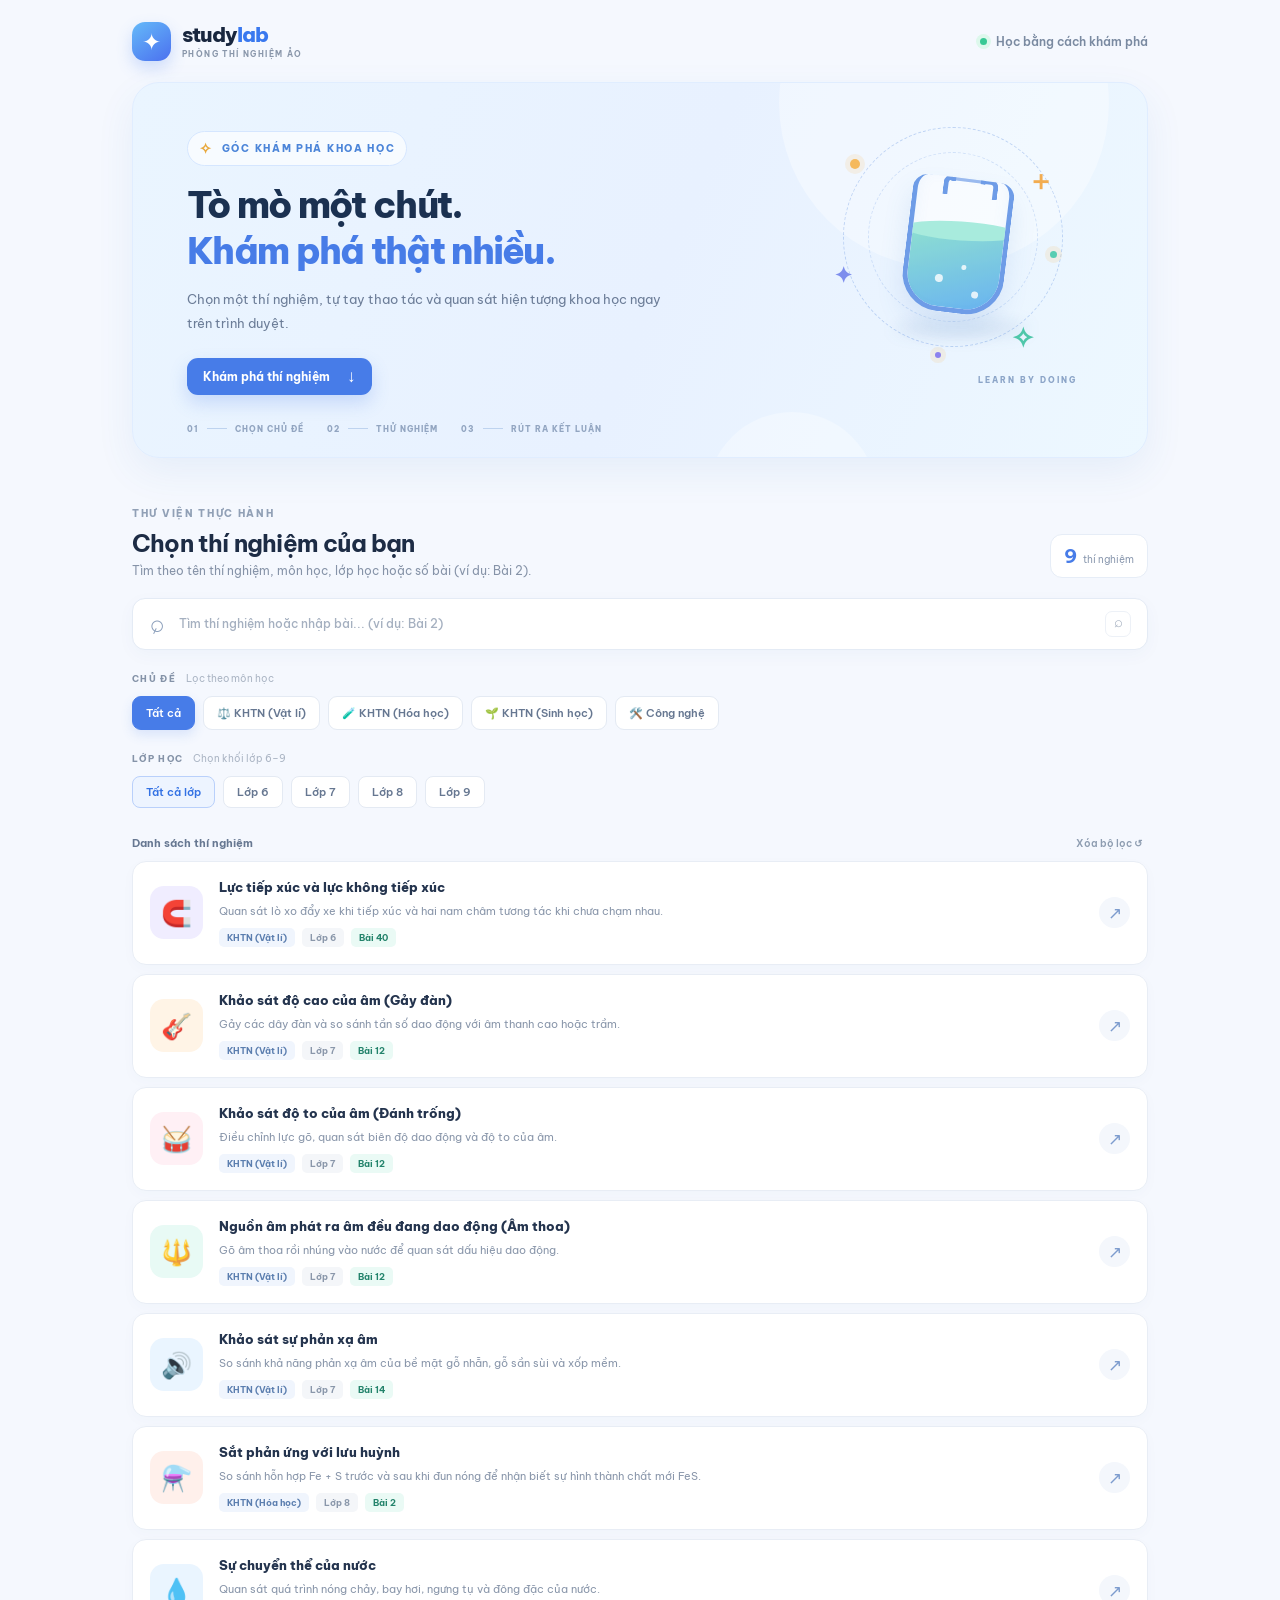
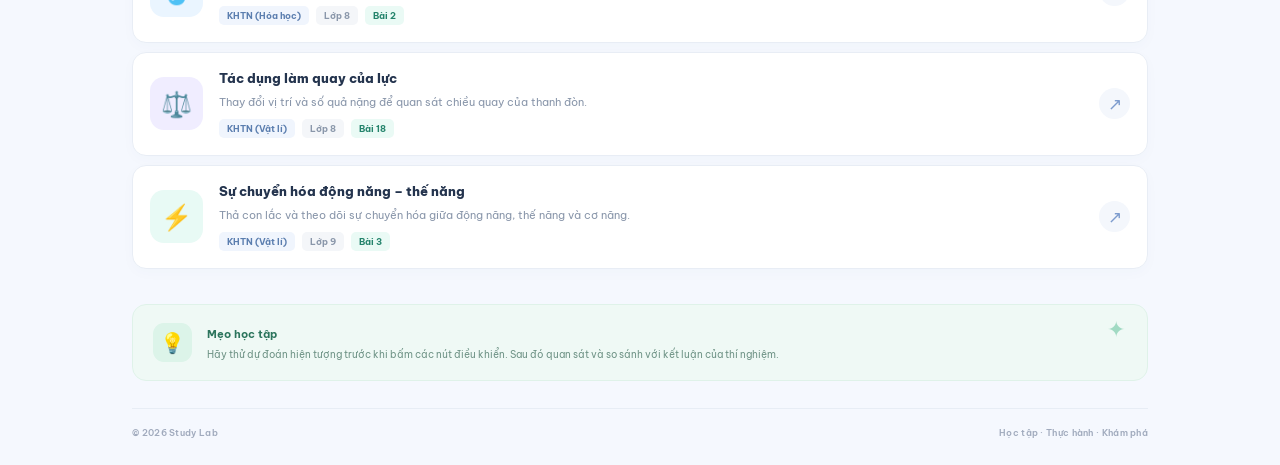
<file: index.html>
<!DOCTYPE html>
<html lang="vi">
<head>
  <meta charset="UTF-8">
  <meta name="viewport" content="width=device-width, initial-scale=1, viewport-fit=cover">
  <meta name="theme-color" content="#f5f9ff">
  <meta name="description" content="Study Lab - Không gian tự học Khoa học tự nhiên bằng các thí nghiệm tương tác dành cho học sinh THCS.">
  <title>Study Lab – Phòng thí nghiệm ảo</title>
  <link rel="icon" type="image/svg+xml" href="assets/images/favicon.svg">
  <link rel="stylesheet" href="assets/css/home.css">
  <script src="assets/js/catalogue-data.js" defer></script>
  <script src="assets/js/home.js" defer></script>
</head>
<body>
  <div class="page-shell">
    <header class="topbar">
      <a class="brand" href="index.html" aria-label="Study Lab trang chủ">
        <span class="brand-mark" aria-hidden="true"><span>✦</span></span>
        <span class="brand-copy"><strong>study<span>lab</span></strong><small>PHÒNG THÍ NGHIỆM ẢO</small></span>
      </a>
      <span class="top-note"><span class="live-dot"></span> Học bằng cách khám phá</span>
    </header>

    <main>
      <section class="hero" aria-labelledby="hero-title">
        <div class="hero-copy">
          <span class="eyebrow"><span class="eyebrow-icon">✧</span> GÓC KHÁM PHÁ KHOA HỌC</span>
          <h1 id="hero-title">Tò mò một chút.<br><span>Khám phá thật nhiều.</span></h1>
          <p>Chọn một thí nghiệm, tự tay thao tác và quan sát hiện tượng khoa học ngay trên trình duyệt.</p>
          <a href="#experiment-list" class="primary-cta">Khám phá thí nghiệm <span aria-hidden="true">↓</span></a>
        </div>
        <div class="hero-art" aria-hidden="true">
          <div class="orbit orbit-one"></div><div class="orbit orbit-two"></div>
          <div class="orbit-dot dot-one"></div><div class="orbit-dot dot-two"></div><div class="orbit-dot dot-three"></div>
          <div class="flask-shadow"></div>
          <div class="flask"><div class="flask-neck"></div><div class="flask-liquid"></div><span class="bubble bubble-a"></span><span class="bubble bubble-b"></span><span class="bubble bubble-c"></span></div>
          <span class="float-symbol symbol-plus">＋</span><span class="float-symbol symbol-star">✦</span><span class="float-symbol symbol-spark">✧</span>
          <span class="art-label">LEARN BY DOING</span>
        </div>
        <div class="hero-bottomline" aria-label="Ba bước khám phá">
          <span><b>01</b><i></i><em>CHỌN CHỦ ĐỀ</em></span>
          <span><b>02</b><i></i><em>THỬ NGHIỆM</em></span>
          <span><b>03</b><i></i><em>RÚT RA KẾT LUẬN</em></span>
        </div>
      </section>

      <section class="catalogue" id="experiment-list" aria-labelledby="catalogue-title">
        <div class="section-heading">
          <div><span class="section-kicker">THƯ VIỆN THỰC HÀNH</span><h2 id="catalogue-title">Chọn thí nghiệm của bạn</h2><p class="section-subtitle">Tìm theo tên thí nghiệm, môn học, lớp học hoặc số bài (ví dụ: Bài 2).</p></div>
          <div class="catalogue-count"><strong id="result-count">9</strong><span>thí nghiệm</span></div>
        </div>

        <div class="search-wrap">
          <span class="search-icon" aria-hidden="true">⌕</span>
          <input id="search-input" type="search" placeholder="Tìm thí nghiệm hoặc nhập bài... (ví dụ: Bài 2)" autocomplete="off" aria-label="Tìm kiếm thí nghiệm">
          <kbd>⌕</kbd>
        </div>

        <div class="filter-block">
          <div class="filter-label"><span>CHỦ ĐỀ</span><span class="filter-hint">Lọc theo môn học</span></div>
          <div class="filter-row" id="subject-filters" role="group" aria-label="Lọc theo chủ đề">
            <button class="filter-chip active" type="button" data-subject="all" aria-pressed="true">Tất cả</button>
            <button class="filter-chip" type="button" data-subject="physics" aria-pressed="false">⚖️ KHTN (Vật lí)</button>
            <button class="filter-chip" type="button" data-subject="chemistry" aria-pressed="false">🧪 KHTN (Hóa học)</button>
            <button class="filter-chip" type="button" data-subject="biology" aria-pressed="false">🌱 KHTN (Sinh học)</button>
            <button class="filter-chip" type="button" data-subject="technology" aria-pressed="false">🛠️ Công nghệ</button>
          </div>
        </div>

        <div class="filter-block grade-block">
          <div class="filter-label"><span>LỚP HỌC</span><span class="filter-hint">Chọn khối lớp 6–9</span></div>
          <div class="filter-row" id="grade-filters" role="group" aria-label="Lọc theo lớp học">
            <button class="grade-chip active" type="button" data-grade="all" aria-pressed="true">Tất cả lớp</button>
            <button class="grade-chip" type="button" data-grade="6" aria-pressed="false">Lớp 6</button>
            <button class="grade-chip" type="button" data-grade="7" aria-pressed="false">Lớp 7</button>
            <button class="grade-chip" type="button" data-grade="8" aria-pressed="false">Lớp 8</button>
            <button class="grade-chip" type="button" data-grade="9" aria-pressed="false">Lớp 9</button>
          </div>
        </div>

        <div class="list-toolbar"><span id="list-caption">Tất cả thí nghiệm</span><button id="clear-filters" class="clear-button" type="button">Xóa bộ lọc <span aria-hidden="true">↺</span></button></div>
        <div id="experiment-list-items" class="experiment-list" aria-live="polite"></div>
        <div id="empty-state" class="empty-state" hidden>
          <span class="empty-icon" aria-hidden="true">🔎</span>
          <h3>Chưa tìm thấy thí nghiệm</h3>
          <p>Thử đổi từ khóa hoặc chọn một chủ đề và lớp học khác nhé.</p>
          <button id="empty-reset" type="button">Hiện tất cả thí nghiệm</button>
        </div>
      </section>

      <section class="study-note" aria-label="Gợi ý học tập">
        <span class="note-icon" aria-hidden="true">💡</span>
        <div><strong>Mẹo học tập</strong><p>Hãy thử dự đoán hiện tượng trước khi bấm các nút điều khiển. Sau đó quan sát và so sánh với kết luận của thí nghiệm.</p></div>
        <span class="note-spark" aria-hidden="true">✦</span>
      </section>
    </main>
    <footer class="footer"><span>© <span id="year"></span> Study Lab</span><span>Học tập · Thực hành · Khám phá</span></footer>
  </div>
</body>
</html>
</file>
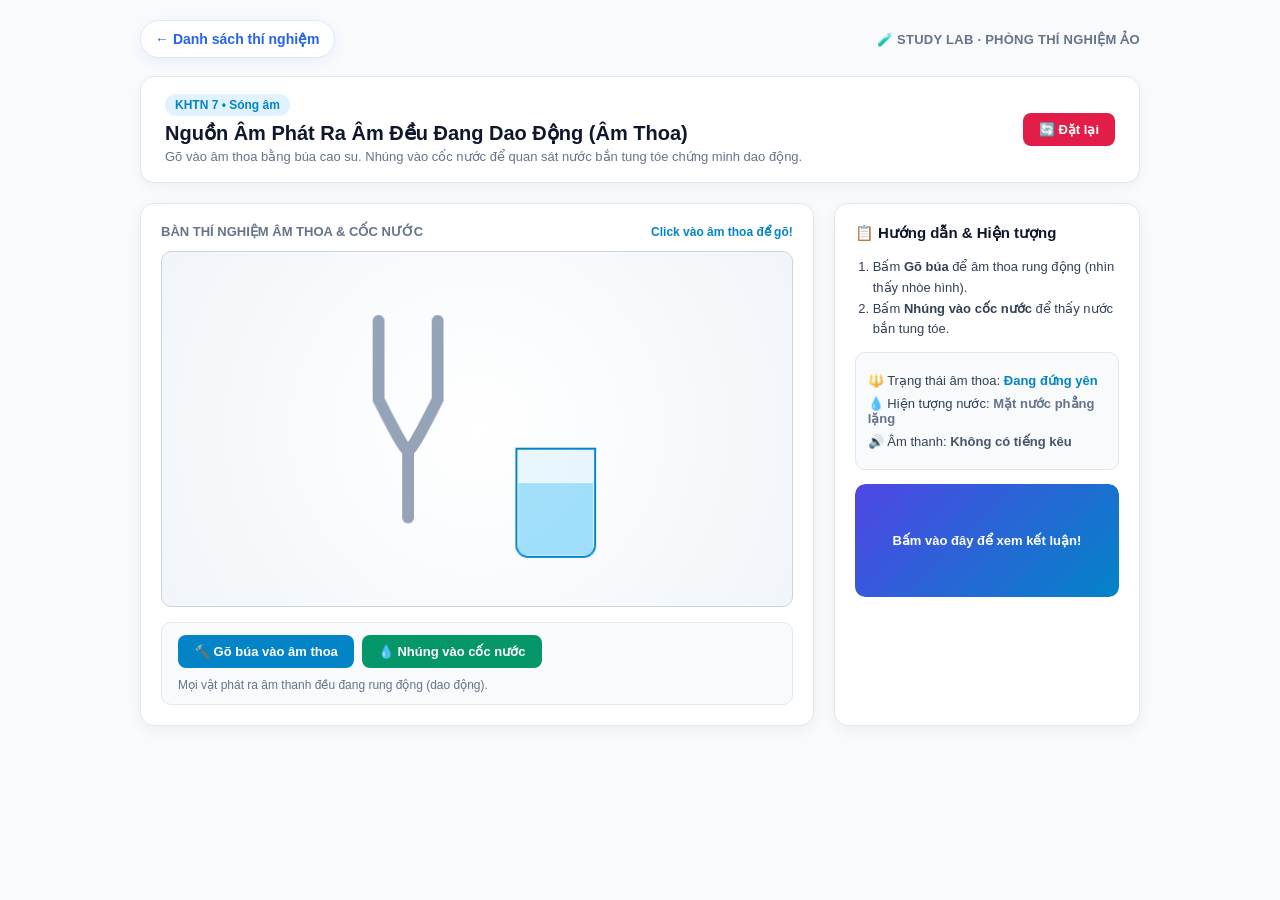
<file: experiments/am-thoa-dao-dong-phat-ra-am.html>
<!DOCTYPE html>
<html lang="vi">
<head>
    <meta charset="UTF-8">
    <meta name="viewport" content="width=device-width, initial-scale=1, viewport-fit=cover">
    <title>Âm thoa dao động phát ra âm | Study Lab</title>
    <style>
        body {
            font-family: 'Segoe UI', Tahoma, Geneva, Verdana, sans-serif;
            background-color: #f8fafc;
            color: #1e293b;
            margin: 0;
            padding: 20px;
            display: flex;
            flex-direction: column;
            align-items: center;
            user-select: none;
        }
        .container {
            width: 100%;
            max-width: 1000px;
        }
        .nav-tabs {
            display: flex;
            gap: 10px;
            margin-bottom: 16px;
            flex-wrap: wrap;
        }
        .tab-btn {
            background: #ffffff;
            color: #475569;
            border: 1px solid #cbd5e1;
            padding: 10px 16px;
            border-radius: 10px;
            font-weight: 600;
            font-size: 13.5px;
            cursor: pointer;
            transition: all 0.2s;
            display: flex;
            align-items: center;
            gap: 6px;
        }
        .tab-btn:hover { background: #f1f5f9; }
        .tab-btn.active {
            background: #4f46e5;
            color: #ffffff;
            border-color: #4f46e5;
            box-shadow: 0 4px 12px rgba(79, 70, 229, 0.25);
        }
        .header {
            background: #ffffff;
            border: 1px solid #e2e8f0;
            padding: 18px 24px;
            border-radius: 14px;
            margin-bottom: 20px;
            display: flex;
            justify-content: space-between;
            align-items: center;
            flex-wrap: wrap;
            gap: 15px;
            box-shadow: 0 4px 12px rgba(15, 23, 42, 0.04);
        }
        .main-grid {
            display: grid;
            grid-template-columns: 2.2fr 1fr;
            gap: 20px;
        }
        @media (max-width: 850px) {
            .main-grid { grid-template-columns: 1fr; }
        }
        .card {
            background: #ffffff;
            border: 1px solid #e2e8f0;
            border-radius: 14px;
            padding: 20px;
            box-shadow: 0 4px 15px rgba(15, 23, 42, 0.05);
        }
        canvas {
            background: radial-gradient(circle at center, #ffffff 0%, #f1f5f9 100%);
            border: 1px solid #cbd5e1;
            border-radius: 10px;
            width: 100%;
            height: auto;
            display: block;
            cursor: pointer;
        }
        button.action-btn {
            background: #4f46e5;
            color: white;
            border: none;
            padding: 9px 16px;
            border-radius: 8px;
            cursor: pointer;
            font-weight: 600;
            font-size: 13px;
            transition: all 0.15s ease;
        }
        button.action-btn:hover { background: #4338ca; transform: translateY(-1px); }
        .badge {
            background: #e0f2fe;
            color: #0284c7;
            padding: 4px 10px;
            border-radius: 20px;
            font-size: 12px;
            font-weight: 600;
        }
        .hidden { display: none !important; }
        .status-box p { margin: 8px 0; }
        .conclusion-box {
            background: #ecfdf5;
            border: 1px solid #a7f3d0;
            color: #065f46;
            padding: 12px;
            border-radius: 8px;
            font-size: 12.5px;
            margin-top: 12px;
            line-height: 1.5;
        }
        .control-group {
            display: flex;
            align-items: center;
            justify-content: space-between;
            background: #f8fafc;
            padding: 12px 16px;
            border-radius: 10px;
            border: 1px solid #e2e8f0;
            margin-top: 15px;
            flex-wrap: wrap;
            gap: 10px;
        }
    
        /* Miếng che kết luận: nhấn để mở, đặt lại để che lại */
        .conclusion-wrapper {
            position: relative;
            overflow: hidden;
            border-radius: 10px;
            margin-top: 14px;
        }
        .conclusion-cover {
            position: absolute;
            inset: 0;
            width: 100%;
            height: 100%;
            box-sizing: border-box;
            border: 0;
            background: linear-gradient(135deg, #4f46e5, #0284c7);
            color: #fff;
            display: flex;
            flex-direction: column;
            align-items: center;
            justify-content: center;
            font: 600 13px 'Segoe UI', Tahoma, sans-serif;
            cursor: pointer;
            border-radius: 10px;
            transition: transform .4s ease, opacity .4s ease, background .2s ease;
            z-index: 2;
            text-align: center;
            padding: 15px;
            box-shadow: 0 4px 12px rgba(0, 0, 0, .15);
        }
        .conclusion-cover:hover { background: linear-gradient(135deg, #4338ca, #0369a1); }
        .conclusion-cover:focus-visible { outline: 3px solid #f59e0b; outline-offset: -5px; }
        .conclusion-cover.revealed {
            transform: translateY(100%);
            opacity: 0;
            pointer-events: none;
        }

    </style>

    <style>
      .nav-tabs { display: none !important; }
      .lab-topbar { max-width: 1000px; width: 100%; margin: 0 auto 18px; display:flex; align-items:center; justify-content:space-between; gap:12px; flex-wrap:wrap; }
      .back-link { display:inline-flex; align-items:center; gap:8px; padding:10px 14px; border-radius:999px; background:#fff; border:1px solid #dbeafe; color:#2563eb; text-decoration:none; font-size:14px; font-weight:700; box-shadow:0 4px 14px rgba(37,99,235,.07); transition:transform .2s, box-shadow .2s; }
      .back-link:hover { transform:translateY(-2px); box-shadow:0 8px 20px rgba(37,99,235,.12); }
      .lab-brand { color:#64748b; font-size:13px; font-weight:700; letter-spacing:.02em; }
      @media(max-width:600px){ .lab-topbar{align-items:flex-start;} .lab-brand{width:100%;} }
    </style>
    <link rel="stylesheet" href="../assets/css/experiment-mobile.css">
</head>
<body>
    <div class="container">
        <div class="lab-topbar">
            <a class="back-link" href="../index.html">← Danh sách thí nghiệm</a>
            <span class="lab-brand">🧪 STUDY LAB · PHÒNG THÍ NGHIỆM ẢO</span>
        </div>
        
        <!-- Thanh chọn thí nghiệm -->
        <div class="nav-tabs">
            <button class="tab-btn" id="tabGuitar" onclick="switchLab('guitar')">
                🎸 Gảy đàn (Độ cao & Tần số)
            </button>
            <button class="tab-btn" id="tabDrum" onclick="switchLab('drum')">
                🥁 Đánh trống (Độ to & Biên độ)
            </button>
            <button class="tab-btn active" id="tabFork" onclick="switchLab('fork')">
                🔱 Gõ âm thoa (Dao động phát ra âm)
            </button>
        </div>

        <!-- ========================================================= -->
        <!-- THÍ NGHIỆM 1: GẢY ĐÀN (ĐỘ CAO & TẦN SỐ)                   -->
        <!-- ========================================================= -->
        <div id="guitarSection" class="hidden">
            <div class="header">
                <div>
                    <span class="badge">KHTN 7 &bull; Sóng âm</span>
                    <h1 style="margin: 8px 0 4px 0; font-size: 20px; color: #0f172a;">Khảo Sát Độ Cao Của Âm (Gảy Đàn)</h1>
                    <p style="color: #64748b; font-size: 13px; margin: 0;">Click hoặc kéo các dây đàn để gảy. So sánh dây dày/dài (trầm) và dây mỏng/ngắn (thanh).</p>
                </div>
                <button class="action-btn" style="background: #e11d48;" onclick="resetGuitar()">🔄 Đặt lại</button>
            </div>

            <div class="main-grid">
                <div class="card">
                    <div style="display: flex; justify-content: space-between; align-items: center; margin-bottom: 12px;">
                        <span style="font-size: 13px; color: #64748b; font-weight: 600;">HỢP ÂM ĐÀN GHITA ẢO</span>
                        <span id="guitarHint" style="font-size: 12px; color: #0284c7; font-weight: 600;">Click trực tiếp vào dây đàn để gảy!</span>
                    </div>
                    
                    <canvas id="guitarCanvas" width="640" height="360"></canvas>

                    <div class="control-group">
                        <div style="display: flex; gap: 8px; flex-wrap: wrap;">
                            <button class="action-btn" onclick="pluckString(0)">Dây 1 (Trầm - Dày)</button>
                            <button class="action-btn" onclick="pluckString(1)">Dây 2 (Trung bình)</button>
                            <button class="action-btn" onclick="pluckString(2)">Dây 3 (Thanh - Mỏng)</button>
                        </div>
                        <span style="font-size: 12px; color: #64748b;">🎵 Tần số dao động khác nhau tạo âm thanh cao thấp khác nhau.</span>
                    </div>
                </div>

                <div class="card" style="display: flex; flexDirection: column; justify-content: space-between;">
                    <div>
                        <h3 style="margin-top: 0; font-size: 15px; color: #0f172a;">📋 Hướng dẫn & Hiện tượng</h3>
                        <ol style="padding-left: 18px; font-size: 13px; color: #334155; line-height: 1.6; margin-bottom: 12px;">
                            <li>Gảy lần lượt các dây đàn từ trên xuống dưới.</li>
                            <li>Quan sát tốc độ dao động của dây và sóng âm lan truyền.</li>
                        </ol>
                        <div class="status-box" style="background: #f8fafc; padding: 12px; border-radius: 10px; border: 1px solid #e2e8f0; font-size: 13px; color: #334155;">
                            <p>🎸 Dây đang gảy: <span id="gStrName" style="color: #0284c7; font-weight: bold;">Chưa gảy</span></p>
                            <p>⚡ Tần số (Hz): <span id="gFreq" style="color: #0f172a; font-weight: bold;">0 Hz</span></p>
                            <p>🔊 Độ cao âm: <span id="gPitch" style="color: #059669; font-weight: bold;">---</span></p>
                        </div>
                        <div class="conclusion-wrapper" id="conclusion-guitar">
                            <div class="conclusion-cover" role="button" tabindex="0" aria-label="Bấm vào đây để xem kết luận" onclick="revealConclusion(this)" onkeydown="if(event.key === 'Enter' || event.key === ' '){event.preventDefault();revealConclusion(this)}">
                                Bấm vào đây để xem kết luận!
                            </div>
<div class="conclusion-box">
                            <b>💡 Kết luận:</b><br>
                            - Dây đàn dao động càng nhanh (tần số càng lớn) -> âm phát ra càng <b>cao</b> (thanh).<br>
                            - Dây dao động càng chậm -> âm càng <b>trầm</b> (thấp).
                        </div>
                        </div>
                    </div>
                </div>
            </div>
        </div>

        <!-- ========================================================= -->
        <!-- THÍ NGHIỆM 2: MẶT TRỐNG (ĐỘ TO & BIÊN ĐỘ)                 -->
        <!-- ========================================================= -->
        <div id="drumSection" class="hidden">
            <div class="header">
                <div>
                    <span class="badge">KHTN 7 &bull; Sóng âm</span>
                    <h1 style="margin: 8px 0 4px 0; font-size: 20px; color: #0f172a;">Khảo Sát Độ To Của Âm (Đánh Trống)</h1>
                    <p style="color: #64748b; font-size: 13px; margin: 0;">Click vào mặt trống để gõ. Điều chỉnh lực gõ để thấy các hạt giấy nảy cao thấp khác nhau.</p>
                </div>
                <button class="action-btn" style="background: #e11d48;" onclick="resetDrum()">🔄 Đặt lại</button>
            </div>

            <div class="main-grid">
                <div class="card">
                    <div style="display: flex; justify-content: space-between; align-items: center; margin-bottom: 12px;">
                        <span style="font-size: 13px; color: #64748b; font-weight: 600;">MẶT TRỐNG & HẠT GIẤY NHẢY MÚA</span>
                        <span style="font-size: 12px; color: #0284c7; font-weight: 600;">Click vào trống để gõ!</span>
                    </div>
                    
                    <canvas id="drumCanvas" width="640" height="360"></canvas>

                    <div class="control-group">
                        <div style="display: flex; align-items: center; gap: 10px; width: 100%;">
                            <span style="font-size: 13px; font-weight: 600; color: #334155;">Lực gõ (Biên độ):</span>
                            <input type="range" id="drumForce" min="1" max="10" value="5" style="flex: 1; cursor: pointer;">
                            <button class="action-btn" style="background: #ea580c;" onclick="hitDrum()">🥁 Gõ trống ngay</button>
                        </div>
                    </div>
                </div>

                <div class="card" style="display: flex; flexDirection: column; justify-content: space-between;">
                    <div>
                        <h3 style="margin-top: 0; font-size: 15px; color: #0f172a;">📋 Hướng dẫn & Hiện tượng</h3>
                        <ol style="padding-left: 18px; font-size: 13px; color: #334155; line-height: 1.6; margin-bottom: 12px;">
                            <li>Gõ nhẹ và gõ mạnh vào mặt trống.</li>
                            <li>Quan sát các hạt giấy vụn nhảy trên mặt trống và vòng sóng lan tỏa.</li>
                        </ol>
                        <div class="status-box" style="background: #f8fafc; padding: 12px; border-radius: 10px; border: 1px solid #e2e8f0; font-size: 13px; color: #334155;">
                            <p>🎯 Lực gõ hiện tại: <span id="dForceText" style="color: #ea580c; font-weight: bold;">Trung bình (5)</span></p>
                            <p>📏 Biên độ dao động: <span id="dAmpText" style="color: #0284c7; font-weight: bold;">Vừa</span></p>
                            <p>🔊 Độ to âm thanh: <span id="dLoudText" style="color: #059669; font-weight: bold;">To vừa</span></p>
                        </div>
                        <div class="conclusion-wrapper" id="conclusion-drum">
                            <div class="conclusion-cover" role="button" tabindex="0" aria-label="Bấm vào đây để xem kết luận" onclick="revealConclusion(this)" onkeydown="if(event.key === 'Enter' || event.key === ' '){event.preventDefault();revealConclusion(this)}">
                                Bấm vào đây để xem kết luận!
                            </div>
<div class="conclusion-box">
                            <b>💡 Kết luận:</b><br>
                            - Gõ mạnh -> mặt trống lệch nhiều -> biên độ dao động lớn -> âm phát ra <b>to</b>.<br>
                            - Gõ nhẹ -> biên độ nhỏ -> âm <b>nhỏ</b>.
                        </div>
                        </div>
                    </div>
                </div>
            </div>
        </div>

        <!-- ========================================================= -->
        <!-- THÍ NGHIỆM 3: GÕ ÂM THOA & CỐC NƯỚC                      -->
        <!-- ========================================================= -->
        <div id="forkSection">
            <div class="header">
                <div>
                    <span class="badge">KHTN 7 &bull; Sóng âm</span>
                    <h1 style="margin: 8px 0 4px 0; font-size: 20px; color: #0f172a;">Nguồn Âm Phát Ra Âm Đều Đang Dao Động (Âm Thoa)</h1>
                    <p style="color: #64748b; font-size: 13px; margin: 0;">Gõ vào âm thoa bằng búa cao su. Nhúng vào cốc nước để quan sát nước bắn tung tóe chứng minh dao động.</p>
                </div>
                <button class="action-btn" style="background: #e11d48;" onclick="resetFork()">🔄 Đặt lại</button>
            </div>

            <div class="main-grid">
                <div class="card">
                    <div style="display: flex; justify-content: space-between; align-items: center; margin-bottom: 12px;">
                        <span style="font-size: 13px; color: #64748b; font-weight: 600;">BÀN THÍ NGHIỆM ÂM THOA & CỐC NƯỚC</span>
                        <span style="font-size: 12px; color: #0284c7; font-weight: 600;">Click vào âm thoa để gõ!</span>
                    </div>
                    
                    <canvas id="forkCanvas" width="640" height="360"></canvas>

                    <div class="control-group">
                        <div style="display: flex; gap: 8px; flex-wrap: wrap;">
                            <button class="action-btn" style="background: #0284c7;" onclick="strikeFork()">🔨 Gõ búa vào âm thoa</button>
                            <button class="action-btn" style="background: #059669;" onclick="dipFork()">💧 Nhúng vào cốc nước</button>
                        </div>
                        <span style="font-size: 12px; color: #64748b;">Mọi vật phát ra âm thanh đều đang rung động (dao động).</span>
                    </div>
                </div>

                <div class="card" style="display: flex; flexDirection: column; justify-content: space-between;">
                    <div>
                        <h3 style="margin-top: 0; font-size: 15px; color: #0f172a;">📋 Hướng dẫn & Hiện tượng</h3>
                        <ol style="padding-left: 18px; font-size: 13px; color: #334155; line-height: 1.6; margin-bottom: 12px;">
                            <li>Bấm <b>Gõ búa</b> để âm thoa rung động (nhìn thấy nhòe hình).</li>
                            <li>Bấm <b>Nhúng vào cốc nước</b> để thấy nước bắn tung tóe.</li>
                        </ol>
                        <div class="status-box" style="background: #f8fafc; padding: 12px; border-radius: 10px; border: 1px solid #e2e8f0; font-size: 13px; color: #334155;">
                            <p>🔱 Trạng thái âm thoa: <span id="fState" style="color: #0284c7; font-weight: bold;">Đang đứng yên</span></p>
                            <p>💧 Hiện tượng nước: <span id="fWater" style="color: #64748b; font-weight: bold;">Mặt nước phẳng lặng</span></p>
                            <p>🔊 Âm thanh: <span id="fSound" style="color: #475569; font-weight: bold;">Không có tiếng kêu</span></p>
                        </div>
                        <div class="conclusion-wrapper" id="conclusion-fork">
                            <div class="conclusion-cover" role="button" tabindex="0" aria-label="Bấm vào đây để xem kết luận" onclick="revealConclusion(this)" onkeydown="if(event.key === 'Enter' || event.key === ' '){event.preventDefault();revealConclusion(this)}">
                                Bấm vào đây để xem kết luận!
                            </div>
<div class="conclusion-box">
                            <b>💡 Kết luận:</b><br>
                            Khi âm thoa phát ra âm thanh, hai nhánh của nó đang <b>dao động</b> (rung động qua lại nhanh chóng).
                        </div>
                        </div>
                    </div>
                </div>
            </div>
        </div>
    </div>

    <script>
        // ==========================================
        // WEB AUDIO API (TẠO ÂM THANH MÔ PHỎNG)
        // ==========================================
        const audioCtx = new (window.AudioContext || window.webkitAudioContext)();

        function playTone(freq, duration, type = 'sine', volume = 0.2) {
            if (audioCtx.state === 'suspended') {
                audioCtx.resume();
            }
            const osc = audioCtx.createOscillator();
            const gain = audioCtx.createGain();
            osc.type = type;
            osc.frequency.setValueAtTime(freq, audioCtx.currentTime);
            
            gain.gain.setValueAtTime(volume, audioCtx.currentTime);
            gain.gain.exponentialRampToValueAtTime(0.0001, audioCtx.currentTime + duration);
            
            osc.connect(gain);
            gain.connect(audioCtx.destination);
            
            osc.start();
            osc.stop(audioCtx.currentTime + duration);
        }

        function playDrumSound(force) {
            if (audioCtx.state === 'suspended') {
                audioCtx.resume();
            }
            const osc = audioCtx.createOscillator();
            const gain = audioCtx.createGain();
            osc.type = 'triangle';
            let startFreq = 100 + force * 15;
            osc.frequency.setValueAtTime(startFreq, audioCtx.currentTime);
            osc.frequency.exponentialRampToValueAtTime(30, audioCtx.currentTime + 0.2);
            
            gain.gain.setValueAtTime(0.4 + (force/20), audioCtx.currentTime);
            gain.gain.exponentialRampToValueAtTime(0.0001, audioCtx.currentTime + 0.2);
            
            osc.connect(gain);
            gain.connect(audioCtx.destination);
            
            osc.start();
            osc.stop(audioCtx.currentTime + 0.2);
        }

        // ==========================================
        // CHUYỂN ĐỔI TAB THÍ NGHIỆM
        // ==========================================
        let currentLab = 'fork';

        function revealConclusion(element) {
            if (!element) return;
            element.classList.add('revealed');
            element.setAttribute('aria-hidden', 'true');
        }

        function resetConclusionCover(id) {
            const wrapper = document.getElementById('conclusion-' + id);
            const cover = wrapper && wrapper.querySelector('.conclusion-cover');
            if (cover) {
                cover.classList.remove('revealed');
                cover.removeAttribute('aria-hidden');
            }
        }

        function switchLab(tab) {
            currentLab = tab;
            document.getElementById('guitarSection').classList.toggle('hidden', tab !== 'guitar');
            document.getElementById('drumSection').classList.toggle('hidden', tab !== 'drum');
            document.getElementById('forkSection').classList.toggle('hidden', tab !== 'fork');

            document.getElementById('tabGuitar').classList.toggle('active', tab === 'guitar');
            document.getElementById('tabDrum').classList.toggle('active', tab === 'drum');
            document.getElementById('tabFork').classList.toggle('active', tab === 'fork');
        }

        switchLab('fork');

        // ==========================================
        // THÍ NGHIỆM 1: GẢY ĐÀN (GUITAR STRINGS)
        // ==========================================
        const gCanvas = document.getElementById('guitarCanvas');
        const gCtx = gCanvas.getContext('2d');

        let strings = [
            { name: "Dây 1 (Trầm)", freq: 130.81, y: 110, length: 480, plucking: 0, thick: 5 },
            { name: "Dây 2 (Trung)", freq: 220.00, y: 180, length: 480, plucking: 0, thick: 3.5 },
            { name: "Dây 3 (Thanh)", freq: 440.00, y: 250, length: 480, plucking: 0, thick: 2 }
        ];
        let activeStringIdx = null;
        let gWaves = [];

        function pluckString(idx) {
            activeStringIdx = idx;
            strings[idx].plucking = 25; 
            
            document.getElementById('gStrName').innerText = strings[idx].name;
            document.getElementById('gFreq').innerText = strings[idx].freq + " Hz";
            document.getElementById('gPitch').innerText = (idx === 0) ? "Trầm (Thấp)" : (idx === 1) ? "Trung bình" : "Thanh (Cao)";

            // Phát âm thanh tương ứng tần số
            playTone(strings[idx].freq, 0.8, 'triangle', 0.25);

            for(let i=0; i<3; i++) {
                gWaves.push({ x: 320, y: strings[idx].y, r: 10 + i*15, alpha: 0.8, color: idx === 0 ? '#0284c7' : idx === 1 ? '#059669' : '#e11d48' });
            }
        }

        function resetGuitar() {
            resetConclusionCover('guitar');
            strings.forEach(s => s.plucking = 0);
            activeStringIdx = null;
            gWaves = [];
            document.getElementById('gStrName').innerText = "Chưa gảy";
            document.getElementById('gFreq').innerText = "0 Hz";
            document.getElementById('gPitch').innerText = "---";
        }

        function updateGuitar() {
            gCtx.clearRect(0, 0, gCanvas.width, gCanvas.height);

            gCtx.fillStyle = '#fef3c7';
            gCtx.strokeStyle = '#d97706';
            gCtx.lineWidth = 2;
            gCtx.beginPath();
            gCtx.roundRect(80, 60, 480, 240, 20);
            gCtx.fill();
            gCtx.stroke();

            gCtx.beginPath();
            gCtx.arc(320, 180, 45, 0, Math.PI*2);
            gCtx.fillStyle = '#78350f';
            gCtx.fill();

            gWaves.forEach((w, idx) => {
                w.r += 1.8;
                w.alpha -= 0.015;
                if(w.alpha <= 0) {
                    gWaves.splice(idx, 1);
                    return;
                }
                gCtx.save();
                gCtx.beginPath();
                gCtx.arc(w.x, w.y, w.r, 0, Math.PI*2);
                gCtx.strokeStyle = w.color;
                gCtx.globalAlpha = w.alpha;
                gCtx.lineWidth = 2;
                gCtx.stroke();
                gCtx.restore();
            });

            strings.forEach((s, idx) => {
                if(s.plucking > 0.1) {
                    s.plucking *= 0.96; 
                } else {
                    s.plucking = 0;
                }

                gCtx.save();
                gCtx.strokeStyle = idx === 0 ? '#475569' : idx === 1 ? '#64748b' : '#94a3b8';
                gCtx.lineWidth = s.thick;
                gCtx.beginPath();
                gCtx.moveTo(80, s.y);

                let segments = 40;
                let stepLen = s.length / segments;
                for(let i=0; i<=segments; i++) {
                    let cx = 80 + i * stepLen;
                    let envelope = Math.sin((i / segments) * Math.PI); 
                    let vibration = Math.sin(Date.now() / (250 / (idx + 1))) * s.plucking * envelope;
                    let cy = s.y + vibration;
                    if(i === 0) gCtx.moveTo(cx, cy);
                    else gCtx.lineTo(cx, cy);
                }
                gCtx.stroke();
                gCtx.restore();

                gCtx.fillStyle = '#334155';
                gCtx.font = 'bold 12px sans-serif';
                gCtx.fillText(`Dây ${idx+1} (${s.freq}Hz)`, 15, s.y + 4);
            });
        }

        gCanvas.addEventListener('click', function(e) {
            const rect = gCanvas.getBoundingClientRect();
            const my = (e.clientY - rect.top) * (gCanvas.height / rect.height);
            strings.forEach((s, idx) => {
                if(Math.abs(my - s.y) < 25) {
                    pluckString(idx);
                }
            });
        });

        // ==========================================
        // THÍ NGHIỆM 2: MẶT TRỐNG (DRUM & LOUDNESS)
        // ==========================================
        const dCanvas = document.getElementById('drumCanvas');
        const dCtx = dCanvas.getContext('2d');

        let drumHitAnim = 0;
        let paperScraps = [];
        for(let i=0; i<18; i++) {
            paperScraps.push({
                x: 240 + Math.random() * 160,
                y: 180, // Khởi tạo nằm ngay trên mặt trống
                vy: 0,
                size: 5 + Math.random() * 5,
                color: ['#ef4444', '#3b82f6', '#10b981', '#f59e0b', '#8b5cf6'][Math.floor(Math.random()*5)]
            });
        }
        let dRings = [];

        function hitDrum() {
            let force = parseInt(document.getElementById('drumForce').value);
            drumHitAnim = force * 2.5; 

            document.getElementById('dForceText').innerText = force <= 3 ? "Yếu (" + force + ")" : force <= 7 ? "Trung bình (" + force + ")" : "Mạnh (" + force + ")";
            document.getElementById('dLoudText').innerText = force <= 3 ? "Âm nhỏ" : force <= 7 ? "To vừa" : "Rất to (vang)";
            document.getElementById('dAmpText').innerText = force <= 3 ? "Nhỏ" : force <= 7 ? "Vừa" : "Lớn";

            // Phát âm thanh trống
            playDrumSound(force);

            // CHỈ đẩy những hạt giấy đang thực sự nằm sát trên mặt trống bay lên
            let surfaceY = 180;
            paperScraps.forEach(p => {
                if (Math.abs(p.y - surfaceY) < 3) {
                    p.vy = - (force * 1.8) * (0.6 + Math.random() * 0.8);
                }
            });

            dRings.push({ r: 40, alpha: 0.9, maxR: 60 + force * 20 });
        }

        function resetDrum() {
            resetConclusionCover('drum');
            drumHitAnim = 0;
            dRings = [];
            paperScraps.forEach(p => { p.y = 180; p.vy = 0; });
        }

        function updateDrum() {
            dCtx.clearRect(0, 0, dCanvas.width, dCanvas.height);

            dCtx.fillStyle = '#94a3b8';
            dCtx.beginPath();
            dCtx.ellipse(320, 220, 150, 60, 0, 0, Math.PI*2);
            dCtx.fill();
            dCtx.strokeStyle = '#475569';
            dCtx.lineWidth = 3;
            dCtx.stroke();

            if(drumHitAnim > 0.2) {
                drumHitAnim *= 0.88;
            } else {
                drumHitAnim = 0;
            }

            let surfaceY = 180 - drumHitAnim;

            dCtx.fillStyle = '#f1f5f9';
            dCtx.beginPath();
            dCtx.ellipse(320, surfaceY, 140, 50, 0, 0, Math.PI*2);
            dCtx.fill();
            dCtx.strokeStyle = '#3b82f6';
            dCtx.lineWidth = 4;
            dCtx.stroke();

            dRings.forEach((ring, idx) => {
                ring.r += 2.5;
                ring.alpha -= 0.02;
                if(ring.alpha <= 0 || ring.r > ring.maxR) {
                    dRings.splice(idx, 1);
                    return;
                }
                dCtx.save();
                dCtx.beginPath();
                dCtx.ellipse(320, 180, ring.r * 2.5, ring.r, 0, 0, Math.PI*2);
                dCtx.strokeStyle = '#2563eb';
                dCtx.globalAlpha = ring.alpha;
                dCtx.lineWidth = 2.5;
                dCtx.stroke();
                dCtx.restore();
            });

            // Cập nhật vị trí hạt giấy
            paperScraps.forEach(p => {
                p.y += p.vy;
                if (p.vy !== 0) {
                    p.vy += 0.45; // Trọng lực kéo xuống
                }

                // Khi rơi chạm xuống mặt trống -> dừng lại hoàn toàn
                if(p.y >= 180) {
                    p.y = 180;
                    p.vy = 0;
                }

                dCtx.fillStyle = p.color;
                dCtx.fillRect(p.x - p.size/2, p.y - p.size/2, p.size, p.size);
            });
        }

        dCanvas.addEventListener('click', function() {
            hitDrum();
        });


        // ==========================================
        // THÍ NGHIỆM 3: GÕ ÂM THOA & CỐC NƯỚC (TUNING FORK)
        // ==========================================
        const fCanvas = document.getElementById('forkCanvas');
        const fCtx = fCanvas.getContext('2d');

        let forkVibrating = false;
        let forkVibeTimer = 0;
        let forkDipped = false;
        let splashes = [];

        function strikeFork() {
            forkVibrating = true;
            forkVibeTimer = 180; 
            document.getElementById('fState').innerText = "Đang dao động (Rung rất nhanh)";
            document.getElementById('fState').style.color = "#e11d48";
            document.getElementById('fSound').innerText = "Phát âm thanh chuẩn (440Hz)";
            
            // Phát âm thanh âm thoa (Sine wave 440Hz)
            playTone(440, 1.2, 'sine', 0.2);

            if(forkDipped) {
                for(let i=0; i<15; i++) {
                    splashes.push({
                        x: 395 + (Math.random()-0.5)*30,
                        y: 240,
                        vx: (Math.random()-0.5)*6,
                        vy: -4 - Math.random()*6,
                        r: 3 + Math.random()*3
                    });
                }
                document.getElementById('fWater').innerText = "Nước bắn tung tóe mạnh!";
                document.getElementById('fWater').style.color = "#e11d48";
            }
        }

        function dipFork() {
            forkDipped = !forkDipped;
            if(forkDipped) {
                document.getElementById('fWater').innerText = forkVibrating ? "Nước bắn tung tóe mạnh!" : "Mặt nước gợn sóng nhẹ";
                if(forkVibrating) {
                    for(let i=0; i<15; i++) {
                        splashes.push({
                            x: 395 + (Math.random()-0.5)*30,
                            y: 240,
                            vx: (Math.random()-0.5)*6,
                            vy: -4 - Math.random()*6,
                            r: 3 + Math.random()*3
                        });
                    }
                }
            } else {
                document.getElementById('fWater').innerText = "Đã nhấc âm thoa khỏi cốc nước";
            }
        }

        function resetFork() {
            resetConclusionCover('fork');
            forkVibrating = false;
            forkVibeTimer = 0;
            forkDipped = false;
            splashes = [];
            document.getElementById('fState').innerText = "Đang đứng yên";
            document.getElementById('fState').style.color = "#0284c7";
            document.getElementById('fWater').innerText = "Mặt nước phẳng lặng";
            document.getElementById('fSound').innerText = "Không có tiếng kêu";
        }

        function updateFork() {
            fCtx.clearRect(0, 0, fCanvas.width, fCanvas.height);

            if(forkVibeTimer > 0) {
                forkVibeTimer--;
                if(forkVibeTimer === 0) {
                    forkVibrating = false;
                    document.getElementById('fState').innerText = "Đã dừng dao động";
                    document.getElementById('fState').style.color = "#475569";
                    document.getElementById('fSound').innerText = "Hết tiếng kêu";
                }
            }

            // Vẽ cốc nước
            fCtx.fillStyle = 'rgba(224, 242, 254, 0.7)';
            fCtx.strokeStyle = '#0284c7';
            fCtx.lineWidth = 2;
            fCtx.beginPath();
            fCtx.roundRect(360, 200, 80, 110, [0,0,12,12]);
            fCtx.fill();
            fCtx.stroke();

            fCtx.fillStyle = 'rgba(56, 189, 248, 0.4)';
            fCtx.fillRect(362, 235, 76, 73);

            splashes.forEach((sp, idx) => {
                sp.x += sp.vx;
                sp.y += sp.vy;
                sp.vy += 0.4; 
                if(sp.y > 310) { splashes.splice(idx, 1); return; }

                fCtx.fillStyle = '#0284c7';
                fCtx.beginPath();
                fCtx.arc(sp.x, sp.y, sp.r, 0, Math.PI*2);
                fCtx.fill();
            });

            // Vẽ hình dáng âm thoa kim loại chuẩn xác (Không có thanh đỏ lạ)
            let forkX = forkDipped ? 400 : 250;
            let forkY = 140;

            fCtx.save();
            fCtx.lineWidth = 12;
            fCtx.strokeStyle = '#94a3b8'; // Màu kim loại sáng
            fCtx.lineCap = 'round';
            fCtx.lineJoin = 'round';

            let jitterX = forkVibrating ? (Math.random() - 0.5) * 6 : 0;

            // Cán cầm âm thoa đi xuống
            fCtx.beginPath();
            fCtx.moveTo(forkX, forkY + 130);
            fCtx.lineTo(forkX, forkY + 60);
            fCtx.stroke();

            // Phần uốn cong chữ U ở gốc âm thoa
            fCtx.beginPath();
            fCtx.moveTo(forkX - 30, forkY + 10);
            fCtx.quadraticCurveTo(forkX, forkY + 70, forkX, forkY + 60);
            fCtx.quadraticCurveTo(forkX, forkY + 70, forkX + 30, forkY + 10);
            fCtx.stroke();

            // Hai nhánh song song hướng lên trên (Có hiệu ứng rung lắc nếu đang dao động)
            fCtx.beginPath();
            fCtx.moveTo(forkX - 30, forkY + 10);
            fCtx.lineTo(forkX - 30 + jitterX, forkY - 70);
            fCtx.stroke();

            fCtx.beginPath();
            fCtx.moveTo(forkX + 30, forkY + 10);
            fCtx.lineTo(forkX + 30 - jitterX, forkY - 70);
            fCtx.stroke();

            fCtx.restore();
        }

        fCanvas.addEventListener('click', function() {
            strikeFork();
        });

        // ==========================================
        // VÒNG LẶP ANIMATION CHÍNH (60 FPS)
        // ==========================================
        function mainLoop() {
            if (currentLab === 'guitar') {
                updateGuitar();
            } else if (currentLab === 'drum') {
                updateDrum();
            } else if (currentLab === 'fork') {
                updateFork();
            }
            requestAnimationFrame(mainLoop);
        }

        mainLoop();
    </script>
</body>
</html>
</file>
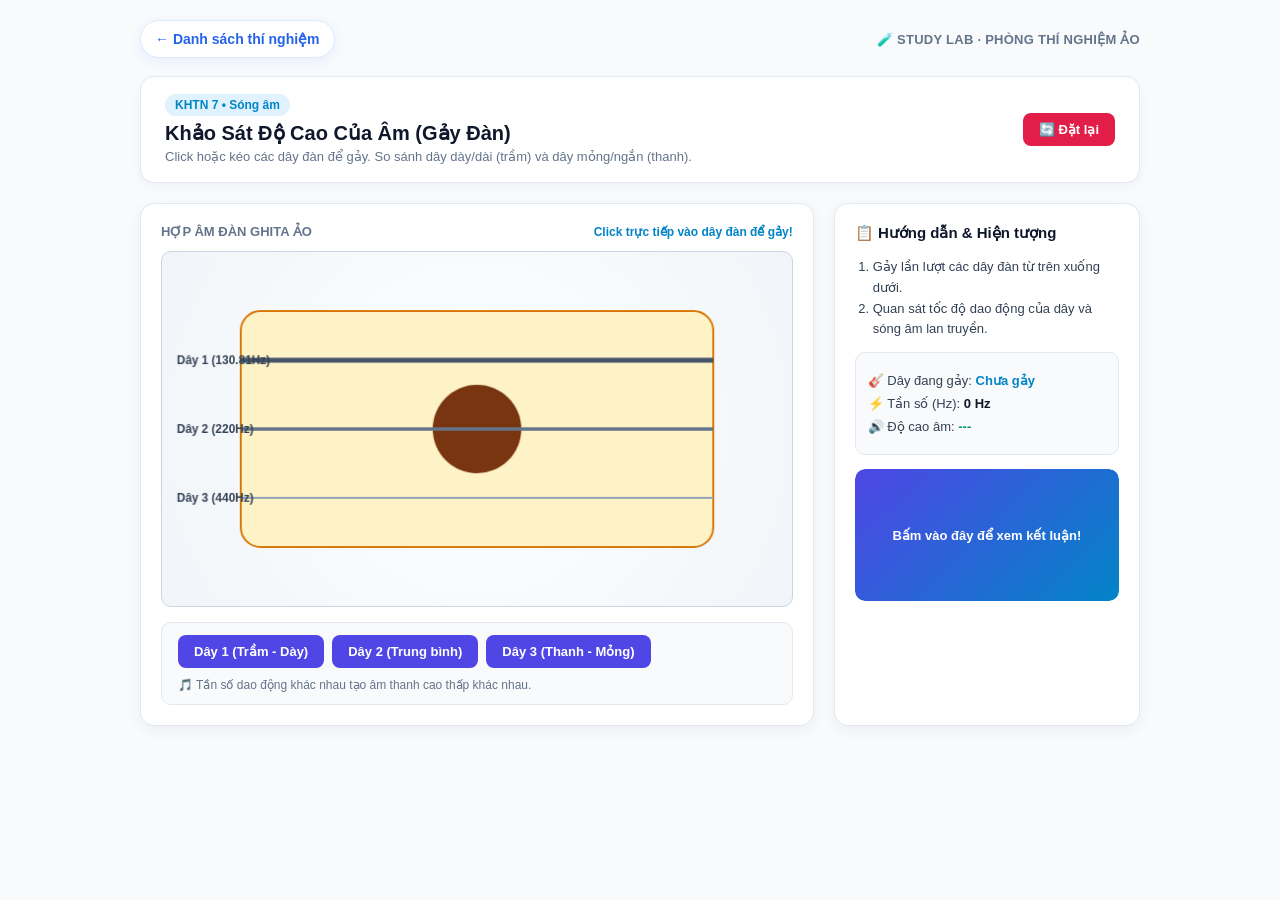
<file: experiments/khao-sat-do-cao-cua-am.html>
<!DOCTYPE html>
<html lang="vi">
<head>
    <meta charset="UTF-8">
    <meta name="viewport" content="width=device-width, initial-scale=1, viewport-fit=cover">
    <title>Khảo sát độ cao của âm – Gảy đàn | Study Lab</title>
    <style>
        body {
            font-family: 'Segoe UI', Tahoma, Geneva, Verdana, sans-serif;
            background-color: #f8fafc;
            color: #1e293b;
            margin: 0;
            padding: 20px;
            display: flex;
            flex-direction: column;
            align-items: center;
            user-select: none;
        }
        .container {
            width: 100%;
            max-width: 1000px;
        }
        .nav-tabs {
            display: flex;
            gap: 10px;
            margin-bottom: 16px;
            flex-wrap: wrap;
        }
        .tab-btn {
            background: #ffffff;
            color: #475569;
            border: 1px solid #cbd5e1;
            padding: 10px 16px;
            border-radius: 10px;
            font-weight: 600;
            font-size: 13.5px;
            cursor: pointer;
            transition: all 0.2s;
            display: flex;
            align-items: center;
            gap: 6px;
        }
        .tab-btn:hover { background: #f1f5f9; }
        .tab-btn.active {
            background: #4f46e5;
            color: #ffffff;
            border-color: #4f46e5;
            box-shadow: 0 4px 12px rgba(79, 70, 229, 0.25);
        }
        .header {
            background: #ffffff;
            border: 1px solid #e2e8f0;
            padding: 18px 24px;
            border-radius: 14px;
            margin-bottom: 20px;
            display: flex;
            justify-content: space-between;
            align-items: center;
            flex-wrap: wrap;
            gap: 15px;
            box-shadow: 0 4px 12px rgba(15, 23, 42, 0.04);
        }
        .main-grid {
            display: grid;
            grid-template-columns: 2.2fr 1fr;
            gap: 20px;
        }
        @media (max-width: 850px) {
            .main-grid { grid-template-columns: 1fr; }
        }
        .card {
            background: #ffffff;
            border: 1px solid #e2e8f0;
            border-radius: 14px;
            padding: 20px;
            box-shadow: 0 4px 15px rgba(15, 23, 42, 0.05);
        }
        canvas {
            background: radial-gradient(circle at center, #ffffff 0%, #f1f5f9 100%);
            border: 1px solid #cbd5e1;
            border-radius: 10px;
            width: 100%;
            height: auto;
            display: block;
            cursor: pointer;
        }
        button.action-btn {
            background: #4f46e5;
            color: white;
            border: none;
            padding: 9px 16px;
            border-radius: 8px;
            cursor: pointer;
            font-weight: 600;
            font-size: 13px;
            transition: all 0.15s ease;
        }
        button.action-btn:hover { background: #4338ca; transform: translateY(-1px); }
        .badge {
            background: #e0f2fe;
            color: #0284c7;
            padding: 4px 10px;
            border-radius: 20px;
            font-size: 12px;
            font-weight: 600;
        }
        .hidden { display: none !important; }
        .status-box p { margin: 8px 0; }
        .conclusion-box {
            background: #ecfdf5;
            border: 1px solid #a7f3d0;
            color: #065f46;
            padding: 12px;
            border-radius: 8px;
            font-size: 12.5px;
            margin-top: 12px;
            line-height: 1.5;
        }
        .control-group {
            display: flex;
            align-items: center;
            justify-content: space-between;
            background: #f8fafc;
            padding: 12px 16px;
            border-radius: 10px;
            border: 1px solid #e2e8f0;
            margin-top: 15px;
            flex-wrap: wrap;
            gap: 10px;
        }
    
        /* Miếng che kết luận: nhấn để mở, đặt lại để che lại */
        .conclusion-wrapper {
            position: relative;
            overflow: hidden;
            border-radius: 10px;
            margin-top: 14px;
        }
        .conclusion-cover {
            position: absolute;
            inset: 0;
            width: 100%;
            height: 100%;
            box-sizing: border-box;
            border: 0;
            background: linear-gradient(135deg, #4f46e5, #0284c7);
            color: #fff;
            display: flex;
            flex-direction: column;
            align-items: center;
            justify-content: center;
            font: 600 13px 'Segoe UI', Tahoma, sans-serif;
            cursor: pointer;
            border-radius: 10px;
            transition: transform .4s ease, opacity .4s ease, background .2s ease;
            z-index: 2;
            text-align: center;
            padding: 15px;
            box-shadow: 0 4px 12px rgba(0, 0, 0, .15);
        }
        .conclusion-cover:hover { background: linear-gradient(135deg, #4338ca, #0369a1); }
        .conclusion-cover:focus-visible { outline: 3px solid #f59e0b; outline-offset: -5px; }
        .conclusion-cover.revealed {
            transform: translateY(100%);
            opacity: 0;
            pointer-events: none;
        }

    </style>

    <style>
      .nav-tabs { display: none !important; }
      .lab-topbar { max-width: 1000px; width: 100%; margin: 0 auto 18px; display:flex; align-items:center; justify-content:space-between; gap:12px; flex-wrap:wrap; }
      .back-link { display:inline-flex; align-items:center; gap:8px; padding:10px 14px; border-radius:999px; background:#fff; border:1px solid #dbeafe; color:#2563eb; text-decoration:none; font-size:14px; font-weight:700; box-shadow:0 4px 14px rgba(37,99,235,.07); transition:transform .2s, box-shadow .2s; }
      .back-link:hover { transform:translateY(-2px); box-shadow:0 8px 20px rgba(37,99,235,.12); }
      .lab-brand { color:#64748b; font-size:13px; font-weight:700; letter-spacing:.02em; }
      @media(max-width:600px){ .lab-topbar{align-items:flex-start;} .lab-brand{width:100%;} }
    </style>
    <link rel="stylesheet" href="../assets/css/experiment-mobile.css">
</head>
<body>
    <div class="container">
        <div class="lab-topbar">
            <a class="back-link" href="../index.html">← Danh sách thí nghiệm</a>
            <span class="lab-brand">🧪 STUDY LAB · PHÒNG THÍ NGHIỆM ẢO</span>
        </div>
        
        <!-- Thanh chọn thí nghiệm -->
        <div class="nav-tabs">
            <button class="tab-btn active" id="tabGuitar" onclick="switchLab('guitar')">
                🎸 Gảy đàn (Độ cao & Tần số)
            </button>
            <button class="tab-btn" id="tabDrum" onclick="switchLab('drum')">
                🥁 Đánh trống (Độ to & Biên độ)
            </button>
            <button class="tab-btn" id="tabFork" onclick="switchLab('fork')">
                🔱 Gõ âm thoa (Dao động phát ra âm)
            </button>
        </div>

        <!-- ========================================================= -->
        <!-- THÍ NGHIỆM 1: GẢY ĐÀN (ĐỘ CAO & TẦN SỐ)                   -->
        <!-- ========================================================= -->
        <div id="guitarSection">
            <div class="header">
                <div>
                    <span class="badge">KHTN 7 &bull; Sóng âm</span>
                    <h1 style="margin: 8px 0 4px 0; font-size: 20px; color: #0f172a;">Khảo Sát Độ Cao Của Âm (Gảy Đàn)</h1>
                    <p style="color: #64748b; font-size: 13px; margin: 0;">Click hoặc kéo các dây đàn để gảy. So sánh dây dày/dài (trầm) và dây mỏng/ngắn (thanh).</p>
                </div>
                <button class="action-btn" style="background: #e11d48;" onclick="resetGuitar()">🔄 Đặt lại</button>
            </div>

            <div class="main-grid">
                <div class="card">
                    <div style="display: flex; justify-content: space-between; align-items: center; margin-bottom: 12px;">
                        <span style="font-size: 13px; color: #64748b; font-weight: 600;">HỢP ÂM ĐÀN GHITA ẢO</span>
                        <span id="guitarHint" style="font-size: 12px; color: #0284c7; font-weight: 600;">Click trực tiếp vào dây đàn để gảy!</span>
                    </div>
                    
                    <canvas id="guitarCanvas" width="640" height="360"></canvas>

                    <div class="control-group">
                        <div style="display: flex; gap: 8px; flex-wrap: wrap;">
                            <button class="action-btn" onclick="pluckString(0)">Dây 1 (Trầm - Dày)</button>
                            <button class="action-btn" onclick="pluckString(1)">Dây 2 (Trung bình)</button>
                            <button class="action-btn" onclick="pluckString(2)">Dây 3 (Thanh - Mỏng)</button>
                        </div>
                        <span style="font-size: 12px; color: #64748b;">🎵 Tần số dao động khác nhau tạo âm thanh cao thấp khác nhau.</span>
                    </div>
                </div>

                <div class="card" style="display: flex; flexDirection: column; justify-content: space-between;">
                    <div>
                        <h3 style="margin-top: 0; font-size: 15px; color: #0f172a;">📋 Hướng dẫn & Hiện tượng</h3>
                        <ol style="padding-left: 18px; font-size: 13px; color: #334155; line-height: 1.6; margin-bottom: 12px;">
                            <li>Gảy lần lượt các dây đàn từ trên xuống dưới.</li>
                            <li>Quan sát tốc độ dao động của dây và sóng âm lan truyền.</li>
                        </ol>
                        <div class="status-box" style="background: #f8fafc; padding: 12px; border-radius: 10px; border: 1px solid #e2e8f0; font-size: 13px; color: #334155;">
                            <p>🎸 Dây đang gảy: <span id="gStrName" style="color: #0284c7; font-weight: bold;">Chưa gảy</span></p>
                            <p>⚡ Tần số (Hz): <span id="gFreq" style="color: #0f172a; font-weight: bold;">0 Hz</span></p>
                            <p>🔊 Độ cao âm: <span id="gPitch" style="color: #059669; font-weight: bold;">---</span></p>
                        </div>
                        <div class="conclusion-wrapper" id="conclusion-guitar">
                            <div class="conclusion-cover" role="button" tabindex="0" aria-label="Bấm vào đây để xem kết luận" onclick="revealConclusion(this)" onkeydown="if(event.key === 'Enter' || event.key === ' '){event.preventDefault();revealConclusion(this)}">
                                Bấm vào đây để xem kết luận!
                            </div>
<div class="conclusion-box">
                            <b>💡 Kết luận:</b><br>
                            - Dây đàn dao động càng nhanh (tần số càng lớn) -> âm phát ra càng <b>cao</b> (thanh).<br>
                            - Dây dao động càng chậm -> âm càng <b>trầm</b> (thấp).
                        </div>
                        </div>
                    </div>
                </div>
            </div>
        </div>

        <!-- ========================================================= -->
        <!-- THÍ NGHIỆM 2: MẶT TRỐNG (ĐỘ TO & BIÊN ĐỘ)                 -->
        <!-- ========================================================= -->
        <div id="drumSection" class="hidden">
            <div class="header">
                <div>
                    <span class="badge">KHTN 7 &bull; Sóng âm</span>
                    <h1 style="margin: 8px 0 4px 0; font-size: 20px; color: #0f172a;">Khảo Sát Độ To Của Âm (Đánh Trống)</h1>
                    <p style="color: #64748b; font-size: 13px; margin: 0;">Click vào mặt trống để gõ. Điều chỉnh lực gõ để thấy các hạt giấy nảy cao thấp khác nhau.</p>
                </div>
                <button class="action-btn" style="background: #e11d48;" onclick="resetDrum()">🔄 Đặt lại</button>
            </div>

            <div class="main-grid">
                <div class="card">
                    <div style="display: flex; justify-content: space-between; align-items: center; margin-bottom: 12px;">
                        <span style="font-size: 13px; color: #64748b; font-weight: 600;">MẶT TRỐNG & HẠT GIẤY NHẢY MÚA</span>
                        <span style="font-size: 12px; color: #0284c7; font-weight: 600;">Click vào trống để gõ!</span>
                    </div>
                    
                    <canvas id="drumCanvas" width="640" height="360"></canvas>

                    <div class="control-group">
                        <div style="display: flex; align-items: center; gap: 10px; width: 100%;">
                            <span style="font-size: 13px; font-weight: 600; color: #334155;">Lực gõ (Biên độ):</span>
                            <input type="range" id="drumForce" min="1" max="10" value="5" style="flex: 1; cursor: pointer;">
                            <button class="action-btn" style="background: #ea580c;" onclick="hitDrum()">🥁 Gõ trống ngay</button>
                        </div>
                    </div>
                </div>

                <div class="card" style="display: flex; flexDirection: column; justify-content: space-between;">
                    <div>
                        <h3 style="margin-top: 0; font-size: 15px; color: #0f172a;">📋 Hướng dẫn & Hiện tượng</h3>
                        <ol style="padding-left: 18px; font-size: 13px; color: #334155; line-height: 1.6; margin-bottom: 12px;">
                            <li>Gõ nhẹ và gõ mạnh vào mặt trống.</li>
                            <li>Quan sát các hạt giấy vụn nhảy trên mặt trống và vòng sóng lan tỏa.</li>
                        </ol>
                        <div class="status-box" style="background: #f8fafc; padding: 12px; border-radius: 10px; border: 1px solid #e2e8f0; font-size: 13px; color: #334155;">
                            <p>🎯 Lực gõ hiện tại: <span id="dForceText" style="color: #ea580c; font-weight: bold;">Trung bình (5)</span></p>
                            <p>📏 Biên độ dao động: <span id="dAmpText" style="color: #0284c7; font-weight: bold;">Vừa</span></p>
                            <p>🔊 Độ to âm thanh: <span id="dLoudText" style="color: #059669; font-weight: bold;">To vừa</span></p>
                        </div>
                        <div class="conclusion-wrapper" id="conclusion-drum">
                            <div class="conclusion-cover" role="button" tabindex="0" aria-label="Bấm vào đây để xem kết luận" onclick="revealConclusion(this)" onkeydown="if(event.key === 'Enter' || event.key === ' '){event.preventDefault();revealConclusion(this)}">
                                Bấm vào đây để xem kết luận!
                            </div>
<div class="conclusion-box">
                            <b>💡 Kết luận:</b><br>
                            - Gõ mạnh -> mặt trống lệch nhiều -> biên độ dao động lớn -> âm phát ra <b>to</b>.<br>
                            - Gõ nhẹ -> biên độ nhỏ -> âm <b>nhỏ</b>.
                        </div>
                        </div>
                    </div>
                </div>
            </div>
        </div>

        <!-- ========================================================= -->
        <!-- THÍ NGHIỆM 3: GÕ ÂM THOA & CỐC NƯỚC                      -->
        <!-- ========================================================= -->
        <div id="forkSection" class="hidden">
            <div class="header">
                <div>
                    <span class="badge">KHTN 7 &bull; Sóng âm</span>
                    <h1 style="margin: 8px 0 4px 0; font-size: 20px; color: #0f172a;">Nguồn Âm Phát Ra Âm Đều Đang Dao Động (Âm Thoa)</h1>
                    <p style="color: #64748b; font-size: 13px; margin: 0;">Gõ vào âm thoa bằng búa cao su. Nhúng vào cốc nước để quan sát nước bắn tung tóe chứng minh dao động.</p>
                </div>
                <button class="action-btn" style="background: #e11d48;" onclick="resetFork()">🔄 Đặt lại</button>
            </div>

            <div class="main-grid">
                <div class="card">
                    <div style="display: flex; justify-content: space-between; align-items: center; margin-bottom: 12px;">
                        <span style="font-size: 13px; color: #64748b; font-weight: 600;">BÀN THÍ NGHIỆM ÂM THOA & CỐC NƯỚC</span>
                        <span style="font-size: 12px; color: #0284c7; font-weight: 600;">Click vào âm thoa để gõ!</span>
                    </div>
                    
                    <canvas id="forkCanvas" width="640" height="360"></canvas>

                    <div class="control-group">
                        <div style="display: flex; gap: 8px; flex-wrap: wrap;">
                            <button class="action-btn" style="background: #0284c7;" onclick="strikeFork()">🔨 Gõ búa vào âm thoa</button>
                            <button class="action-btn" style="background: #059669;" onclick="dipFork()">💧 Nhúng vào cốc nước</button>
                        </div>
                        <span style="font-size: 12px; color: #64748b;">Mọi vật phát ra âm thanh đều đang rung động (dao động).</span>
                    </div>
                </div>

                <div class="card" style="display: flex; flexDirection: column; justify-content: space-between;">
                    <div>
                        <h3 style="margin-top: 0; font-size: 15px; color: #0f172a;">📋 Hướng dẫn & Hiện tượng</h3>
                        <ol style="padding-left: 18px; font-size: 13px; color: #334155; line-height: 1.6; margin-bottom: 12px;">
                            <li>Bấm <b>Gõ búa</b> để âm thoa rung động (nhìn thấy nhòe hình).</li>
                            <li>Bấm <b>Nhúng vào cốc nước</b> để thấy nước bắn tung tóe.</li>
                        </ol>
                        <div class="status-box" style="background: #f8fafc; padding: 12px; border-radius: 10px; border: 1px solid #e2e8f0; font-size: 13px; color: #334155;">
                            <p>🔱 Trạng thái âm thoa: <span id="fState" style="color: #0284c7; font-weight: bold;">Đang đứng yên</span></p>
                            <p>💧 Hiện tượng nước: <span id="fWater" style="color: #64748b; font-weight: bold;">Mặt nước phẳng lặng</span></p>
                            <p>🔊 Âm thanh: <span id="fSound" style="color: #475569; font-weight: bold;">Không có tiếng kêu</span></p>
                        </div>
                        <div class="conclusion-wrapper" id="conclusion-fork">
                            <div class="conclusion-cover" role="button" tabindex="0" aria-label="Bấm vào đây để xem kết luận" onclick="revealConclusion(this)" onkeydown="if(event.key === 'Enter' || event.key === ' '){event.preventDefault();revealConclusion(this)}">
                                Bấm vào đây để xem kết luận!
                            </div>
<div class="conclusion-box">
                            <b>💡 Kết luận:</b><br>
                            Khi âm thoa phát ra âm thanh, hai nhánh của nó đang <b>dao động</b> (rung động qua lại nhanh chóng).
                        </div>
                        </div>
                    </div>
                </div>
            </div>
        </div>
    </div>

    <script>
        // ==========================================
        // WEB AUDIO API (TẠO ÂM THANH MÔ PHỎNG)
        // ==========================================
        const audioCtx = new (window.AudioContext || window.webkitAudioContext)();

        function playTone(freq, duration, type = 'sine', volume = 0.2) {
            if (audioCtx.state === 'suspended') {
                audioCtx.resume();
            }
            const osc = audioCtx.createOscillator();
            const gain = audioCtx.createGain();
            osc.type = type;
            osc.frequency.setValueAtTime(freq, audioCtx.currentTime);
            
            gain.gain.setValueAtTime(volume, audioCtx.currentTime);
            gain.gain.exponentialRampToValueAtTime(0.0001, audioCtx.currentTime + duration);
            
            osc.connect(gain);
            gain.connect(audioCtx.destination);
            
            osc.start();
            osc.stop(audioCtx.currentTime + duration);
        }

        function playDrumSound(force) {
            if (audioCtx.state === 'suspended') {
                audioCtx.resume();
            }
            const osc = audioCtx.createOscillator();
            const gain = audioCtx.createGain();
            osc.type = 'triangle';
            let startFreq = 100 + force * 15;
            osc.frequency.setValueAtTime(startFreq, audioCtx.currentTime);
            osc.frequency.exponentialRampToValueAtTime(30, audioCtx.currentTime + 0.2);
            
            gain.gain.setValueAtTime(0.4 + (force/20), audioCtx.currentTime);
            gain.gain.exponentialRampToValueAtTime(0.0001, audioCtx.currentTime + 0.2);
            
            osc.connect(gain);
            gain.connect(audioCtx.destination);
            
            osc.start();
            osc.stop(audioCtx.currentTime + 0.2);
        }

        // ==========================================
        // CHUYỂN ĐỔI TAB THÍ NGHIỆM
        // ==========================================
        let currentLab = 'guitar';

        function revealConclusion(element) {
            if (!element) return;
            element.classList.add('revealed');
            element.setAttribute('aria-hidden', 'true');
        }

        function resetConclusionCover(id) {
            const wrapper = document.getElementById('conclusion-' + id);
            const cover = wrapper && wrapper.querySelector('.conclusion-cover');
            if (cover) {
                cover.classList.remove('revealed');
                cover.removeAttribute('aria-hidden');
            }
        }

        function switchLab(tab) {
            currentLab = tab;
            document.getElementById('guitarSection').classList.toggle('hidden', tab !== 'guitar');
            document.getElementById('drumSection').classList.toggle('hidden', tab !== 'drum');
            document.getElementById('forkSection').classList.toggle('hidden', tab !== 'fork');

            document.getElementById('tabGuitar').classList.toggle('active', tab === 'guitar');
            document.getElementById('tabDrum').classList.toggle('active', tab === 'drum');
            document.getElementById('tabFork').classList.toggle('active', tab === 'fork');
        }

        switchLab('guitar');

        // ==========================================
        // THÍ NGHIỆM 1: GẢY ĐÀN (GUITAR STRINGS)
        // ==========================================
        const gCanvas = document.getElementById('guitarCanvas');
        const gCtx = gCanvas.getContext('2d');

        let strings = [
            { name: "Dây 1 (Trầm)", freq: 130.81, y: 110, length: 480, plucking: 0, thick: 5 },
            { name: "Dây 2 (Trung)", freq: 220.00, y: 180, length: 480, plucking: 0, thick: 3.5 },
            { name: "Dây 3 (Thanh)", freq: 440.00, y: 250, length: 480, plucking: 0, thick: 2 }
        ];
        let activeStringIdx = null;
        let gWaves = [];

        function pluckString(idx) {
            activeStringIdx = idx;
            strings[idx].plucking = 25; 
            
            document.getElementById('gStrName').innerText = strings[idx].name;
            document.getElementById('gFreq').innerText = strings[idx].freq + " Hz";
            document.getElementById('gPitch').innerText = (idx === 0) ? "Trầm (Thấp)" : (idx === 1) ? "Trung bình" : "Thanh (Cao)";

            // Phát âm thanh tương ứng tần số
            playTone(strings[idx].freq, 0.8, 'triangle', 0.25);

            for(let i=0; i<3; i++) {
                gWaves.push({ x: 320, y: strings[idx].y, r: 10 + i*15, alpha: 0.8, color: idx === 0 ? '#0284c7' : idx === 1 ? '#059669' : '#e11d48' });
            }
        }

        function resetGuitar() {
            resetConclusionCover('guitar');
            strings.forEach(s => s.plucking = 0);
            activeStringIdx = null;
            gWaves = [];
            document.getElementById('gStrName').innerText = "Chưa gảy";
            document.getElementById('gFreq').innerText = "0 Hz";
            document.getElementById('gPitch').innerText = "---";
        }

        function updateGuitar() {
            gCtx.clearRect(0, 0, gCanvas.width, gCanvas.height);

            gCtx.fillStyle = '#fef3c7';
            gCtx.strokeStyle = '#d97706';
            gCtx.lineWidth = 2;
            gCtx.beginPath();
            gCtx.roundRect(80, 60, 480, 240, 20);
            gCtx.fill();
            gCtx.stroke();

            gCtx.beginPath();
            gCtx.arc(320, 180, 45, 0, Math.PI*2);
            gCtx.fillStyle = '#78350f';
            gCtx.fill();

            gWaves.forEach((w, idx) => {
                w.r += 1.8;
                w.alpha -= 0.015;
                if(w.alpha <= 0) {
                    gWaves.splice(idx, 1);
                    return;
                }
                gCtx.save();
                gCtx.beginPath();
                gCtx.arc(w.x, w.y, w.r, 0, Math.PI*2);
                gCtx.strokeStyle = w.color;
                gCtx.globalAlpha = w.alpha;
                gCtx.lineWidth = 2;
                gCtx.stroke();
                gCtx.restore();
            });

            strings.forEach((s, idx) => {
                if(s.plucking > 0.1) {
                    s.plucking *= 0.96; 
                } else {
                    s.plucking = 0;
                }

                gCtx.save();
                gCtx.strokeStyle = idx === 0 ? '#475569' : idx === 1 ? '#64748b' : '#94a3b8';
                gCtx.lineWidth = s.thick;
                gCtx.beginPath();
                gCtx.moveTo(80, s.y);

                let segments = 40;
                let stepLen = s.length / segments;
                for(let i=0; i<=segments; i++) {
                    let cx = 80 + i * stepLen;
                    let envelope = Math.sin((i / segments) * Math.PI); 
                    let vibration = Math.sin(Date.now() / (250 / (idx + 1))) * s.plucking * envelope;
                    let cy = s.y + vibration;
                    if(i === 0) gCtx.moveTo(cx, cy);
                    else gCtx.lineTo(cx, cy);
                }
                gCtx.stroke();
                gCtx.restore();

                gCtx.fillStyle = '#334155';
                gCtx.font = 'bold 12px sans-serif';
                gCtx.fillText(`Dây ${idx+1} (${s.freq}Hz)`, 15, s.y + 4);
            });
        }

        gCanvas.addEventListener('click', function(e) {
            const rect = gCanvas.getBoundingClientRect();
            const my = (e.clientY - rect.top) * (gCanvas.height / rect.height);
            strings.forEach((s, idx) => {
                if(Math.abs(my - s.y) < 25) {
                    pluckString(idx);
                }
            });
        });

        // ==========================================
        // THÍ NGHIỆM 2: MẶT TRỐNG (DRUM & LOUDNESS)
        // ==========================================
        const dCanvas = document.getElementById('drumCanvas');
        const dCtx = dCanvas.getContext('2d');

        let drumHitAnim = 0;
        let paperScraps = [];
        for(let i=0; i<18; i++) {
            paperScraps.push({
                x: 240 + Math.random() * 160,
                y: 180, // Khởi tạo nằm ngay trên mặt trống
                vy: 0,
                size: 5 + Math.random() * 5,
                color: ['#ef4444', '#3b82f6', '#10b981', '#f59e0b', '#8b5cf6'][Math.floor(Math.random()*5)]
            });
        }
        let dRings = [];

        function hitDrum() {
            let force = parseInt(document.getElementById('drumForce').value);
            drumHitAnim = force * 2.5; 

            document.getElementById('dForceText').innerText = force <= 3 ? "Yếu (" + force + ")" : force <= 7 ? "Trung bình (" + force + ")" : "Mạnh (" + force + ")";
            document.getElementById('dLoudText').innerText = force <= 3 ? "Âm nhỏ" : force <= 7 ? "To vừa" : "Rất to (vang)";
            document.getElementById('dAmpText').innerText = force <= 3 ? "Nhỏ" : force <= 7 ? "Vừa" : "Lớn";

            // Phát âm thanh trống
            playDrumSound(force);

            // CHỈ đẩy những hạt giấy đang thực sự nằm sát trên mặt trống bay lên
            let surfaceY = 180;
            paperScraps.forEach(p => {
                if (Math.abs(p.y - surfaceY) < 3) {
                    p.vy = - (force * 1.8) * (0.6 + Math.random() * 0.8);
                }
            });

            dRings.push({ r: 40, alpha: 0.9, maxR: 60 + force * 20 });
        }

        function resetDrum() {
            resetConclusionCover('drum');
            drumHitAnim = 0;
            dRings = [];
            paperScraps.forEach(p => { p.y = 180; p.vy = 0; });
        }

        function updateDrum() {
            dCtx.clearRect(0, 0, dCanvas.width, dCanvas.height);

            dCtx.fillStyle = '#94a3b8';
            dCtx.beginPath();
            dCtx.ellipse(320, 220, 150, 60, 0, 0, Math.PI*2);
            dCtx.fill();
            dCtx.strokeStyle = '#475569';
            dCtx.lineWidth = 3;
            dCtx.stroke();

            if(drumHitAnim > 0.2) {
                drumHitAnim *= 0.88;
            } else {
                drumHitAnim = 0;
            }

            let surfaceY = 180 - drumHitAnim;

            dCtx.fillStyle = '#f1f5f9';
            dCtx.beginPath();
            dCtx.ellipse(320, surfaceY, 140, 50, 0, 0, Math.PI*2);
            dCtx.fill();
            dCtx.strokeStyle = '#3b82f6';
            dCtx.lineWidth = 4;
            dCtx.stroke();

            dRings.forEach((ring, idx) => {
                ring.r += 2.5;
                ring.alpha -= 0.02;
                if(ring.alpha <= 0 || ring.r > ring.maxR) {
                    dRings.splice(idx, 1);
                    return;
                }
                dCtx.save();
                dCtx.beginPath();
                dCtx.ellipse(320, 180, ring.r * 2.5, ring.r, 0, 0, Math.PI*2);
                dCtx.strokeStyle = '#2563eb';
                dCtx.globalAlpha = ring.alpha;
                dCtx.lineWidth = 2.5;
                dCtx.stroke();
                dCtx.restore();
            });

            // Cập nhật vị trí hạt giấy
            paperScraps.forEach(p => {
                p.y += p.vy;
                if (p.vy !== 0) {
                    p.vy += 0.45; // Trọng lực kéo xuống
                }

                // Khi rơi chạm xuống mặt trống -> dừng lại hoàn toàn
                if(p.y >= 180) {
                    p.y = 180;
                    p.vy = 0;
                }

                dCtx.fillStyle = p.color;
                dCtx.fillRect(p.x - p.size/2, p.y - p.size/2, p.size, p.size);
            });
        }

        dCanvas.addEventListener('click', function() {
            hitDrum();
        });


        // ==========================================
        // THÍ NGHIỆM 3: GÕ ÂM THOA & CỐC NƯỚC (TUNING FORK)
        // ==========================================
        const fCanvas = document.getElementById('forkCanvas');
        const fCtx = fCanvas.getContext('2d');

        let forkVibrating = false;
        let forkVibeTimer = 0;
        let forkDipped = false;
        let splashes = [];

        function strikeFork() {
            forkVibrating = true;
            forkVibeTimer = 180; 
            document.getElementById('fState').innerText = "Đang dao động (Rung rất nhanh)";
            document.getElementById('fState').style.color = "#e11d48";
            document.getElementById('fSound').innerText = "Phát âm thanh chuẩn (440Hz)";
            
            // Phát âm thanh âm thoa (Sine wave 440Hz)
            playTone(440, 1.2, 'sine', 0.2);

            if(forkDipped) {
                for(let i=0; i<15; i++) {
                    splashes.push({
                        x: 395 + (Math.random()-0.5)*30,
                        y: 240,
                        vx: (Math.random()-0.5)*6,
                        vy: -4 - Math.random()*6,
                        r: 3 + Math.random()*3
                    });
                }
                document.getElementById('fWater').innerText = "Nước bắn tung tóe mạnh!";
                document.getElementById('fWater').style.color = "#e11d48";
            }
        }

        function dipFork() {
            forkDipped = !forkDipped;
            if(forkDipped) {
                document.getElementById('fWater').innerText = forkVibrating ? "Nước bắn tung tóe mạnh!" : "Mặt nước gợn sóng nhẹ";
                if(forkVibrating) {
                    for(let i=0; i<15; i++) {
                        splashes.push({
                            x: 395 + (Math.random()-0.5)*30,
                            y: 240,
                            vx: (Math.random()-0.5)*6,
                            vy: -4 - Math.random()*6,
                            r: 3 + Math.random()*3
                        });
                    }
                }
            } else {
                document.getElementById('fWater').innerText = "Đã nhấc âm thoa khỏi cốc nước";
            }
        }

        function resetFork() {
            resetConclusionCover('fork');
            forkVibrating = false;
            forkVibeTimer = 0;
            forkDipped = false;
            splashes = [];
            document.getElementById('fState').innerText = "Đang đứng yên";
            document.getElementById('fState').style.color = "#0284c7";
            document.getElementById('fWater').innerText = "Mặt nước phẳng lặng";
            document.getElementById('fSound').innerText = "Không có tiếng kêu";
        }

        function updateFork() {
            fCtx.clearRect(0, 0, fCanvas.width, fCanvas.height);

            if(forkVibeTimer > 0) {
                forkVibeTimer--;
                if(forkVibeTimer === 0) {
                    forkVibrating = false;
                    document.getElementById('fState').innerText = "Đã dừng dao động";
                    document.getElementById('fState').style.color = "#475569";
                    document.getElementById('fSound').innerText = "Hết tiếng kêu";
                }
            }

            // Vẽ cốc nước
            fCtx.fillStyle = 'rgba(224, 242, 254, 0.7)';
            fCtx.strokeStyle = '#0284c7';
            fCtx.lineWidth = 2;
            fCtx.beginPath();
            fCtx.roundRect(360, 200, 80, 110, [0,0,12,12]);
            fCtx.fill();
            fCtx.stroke();

            fCtx.fillStyle = 'rgba(56, 189, 248, 0.4)';
            fCtx.fillRect(362, 235, 76, 73);

            splashes.forEach((sp, idx) => {
                sp.x += sp.vx;
                sp.y += sp.vy;
                sp.vy += 0.4; 
                if(sp.y > 310) { splashes.splice(idx, 1); return; }

                fCtx.fillStyle = '#0284c7';
                fCtx.beginPath();
                fCtx.arc(sp.x, sp.y, sp.r, 0, Math.PI*2);
                fCtx.fill();
            });

            // Vẽ hình dáng âm thoa kim loại chuẩn xác (Không có thanh đỏ lạ)
            let forkX = forkDipped ? 400 : 250;
            let forkY = 140;

            fCtx.save();
            fCtx.lineWidth = 12;
            fCtx.strokeStyle = '#94a3b8'; // Màu kim loại sáng
            fCtx.lineCap = 'round';
            fCtx.lineJoin = 'round';

            let jitterX = forkVibrating ? (Math.random() - 0.5) * 6 : 0;

            // Cán cầm âm thoa đi xuống
            fCtx.beginPath();
            fCtx.moveTo(forkX, forkY + 130);
            fCtx.lineTo(forkX, forkY + 60);
            fCtx.stroke();

            // Phần uốn cong chữ U ở gốc âm thoa
            fCtx.beginPath();
            fCtx.moveTo(forkX - 30, forkY + 10);
            fCtx.quadraticCurveTo(forkX, forkY + 70, forkX, forkY + 60);
            fCtx.quadraticCurveTo(forkX, forkY + 70, forkX + 30, forkY + 10);
            fCtx.stroke();

            // Hai nhánh song song hướng lên trên (Có hiệu ứng rung lắc nếu đang dao động)
            fCtx.beginPath();
            fCtx.moveTo(forkX - 30, forkY + 10);
            fCtx.lineTo(forkX - 30 + jitterX, forkY - 70);
            fCtx.stroke();

            fCtx.beginPath();
            fCtx.moveTo(forkX + 30, forkY + 10);
            fCtx.lineTo(forkX + 30 - jitterX, forkY - 70);
            fCtx.stroke();

            fCtx.restore();
        }

        fCanvas.addEventListener('click', function() {
            strikeFork();
        });

        // ==========================================
        // VÒNG LẶP ANIMATION CHÍNH (60 FPS)
        // ==========================================
        function mainLoop() {
            if (currentLab === 'guitar') {
                updateGuitar();
            } else if (currentLab === 'drum') {
                updateDrum();
            } else if (currentLab === 'fork') {
                updateFork();
            }
            requestAnimationFrame(mainLoop);
        }

        mainLoop();
    </script>
</body>
</html>
</file>
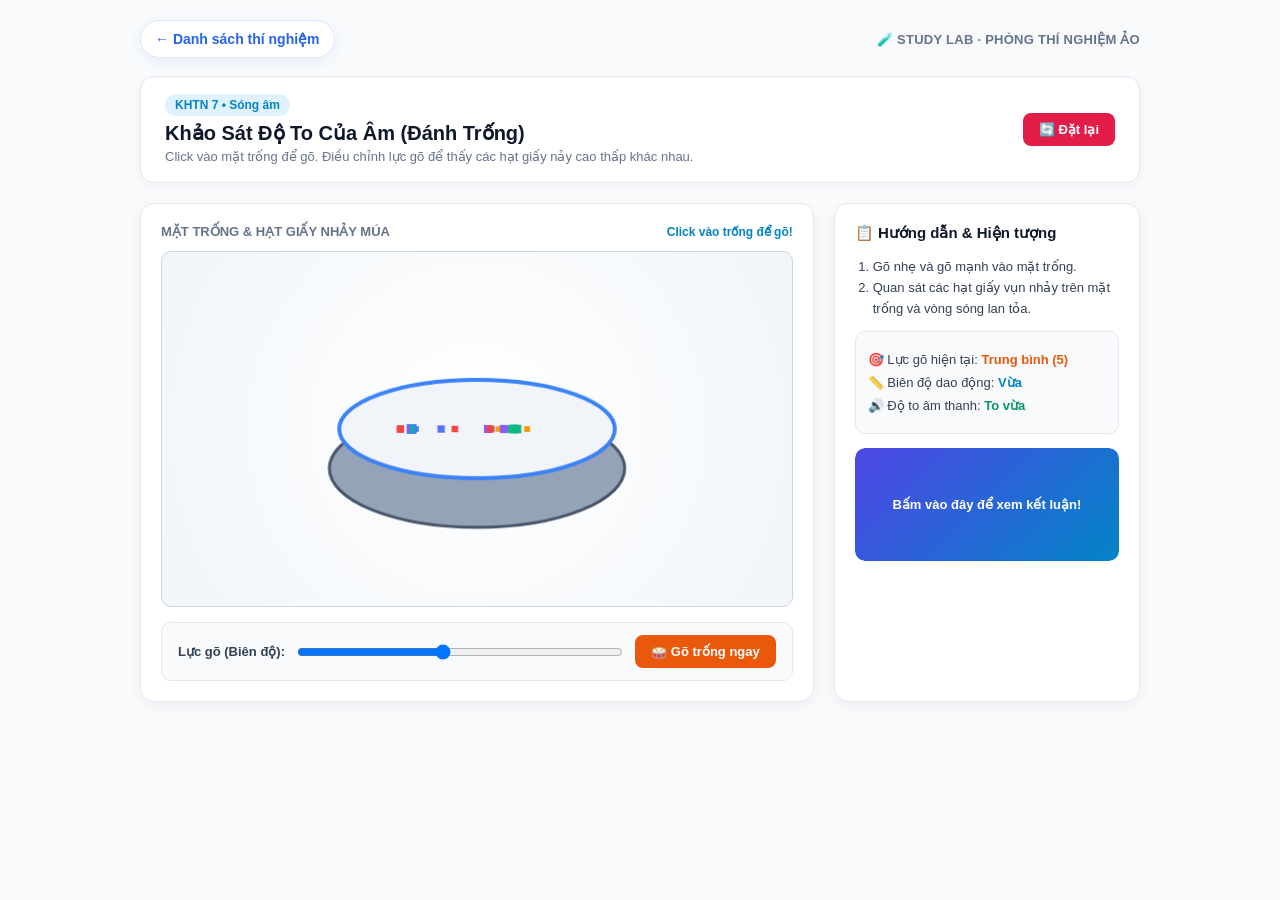
<file: experiments/khao-sat-do-to-cua-am.html>
<!DOCTYPE html>
<html lang="vi">
<head>
    <meta charset="UTF-8">
    <meta name="viewport" content="width=device-width, initial-scale=1, viewport-fit=cover">
    <title>Khảo sát độ to của âm – Đánh trống | Study Lab</title>
    <style>
        body {
            font-family: 'Segoe UI', Tahoma, Geneva, Verdana, sans-serif;
            background-color: #f8fafc;
            color: #1e293b;
            margin: 0;
            padding: 20px;
            display: flex;
            flex-direction: column;
            align-items: center;
            user-select: none;
        }
        .container {
            width: 100%;
            max-width: 1000px;
        }
        .nav-tabs {
            display: flex;
            gap: 10px;
            margin-bottom: 16px;
            flex-wrap: wrap;
        }
        .tab-btn {
            background: #ffffff;
            color: #475569;
            border: 1px solid #cbd5e1;
            padding: 10px 16px;
            border-radius: 10px;
            font-weight: 600;
            font-size: 13.5px;
            cursor: pointer;
            transition: all 0.2s;
            display: flex;
            align-items: center;
            gap: 6px;
        }
        .tab-btn:hover { background: #f1f5f9; }
        .tab-btn.active {
            background: #4f46e5;
            color: #ffffff;
            border-color: #4f46e5;
            box-shadow: 0 4px 12px rgba(79, 70, 229, 0.25);
        }
        .header {
            background: #ffffff;
            border: 1px solid #e2e8f0;
            padding: 18px 24px;
            border-radius: 14px;
            margin-bottom: 20px;
            display: flex;
            justify-content: space-between;
            align-items: center;
            flex-wrap: wrap;
            gap: 15px;
            box-shadow: 0 4px 12px rgba(15, 23, 42, 0.04);
        }
        .main-grid {
            display: grid;
            grid-template-columns: 2.2fr 1fr;
            gap: 20px;
        }
        @media (max-width: 850px) {
            .main-grid { grid-template-columns: 1fr; }
        }
        .card {
            background: #ffffff;
            border: 1px solid #e2e8f0;
            border-radius: 14px;
            padding: 20px;
            box-shadow: 0 4px 15px rgba(15, 23, 42, 0.05);
        }
        canvas {
            background: radial-gradient(circle at center, #ffffff 0%, #f1f5f9 100%);
            border: 1px solid #cbd5e1;
            border-radius: 10px;
            width: 100%;
            height: auto;
            display: block;
            cursor: pointer;
        }
        button.action-btn {
            background: #4f46e5;
            color: white;
            border: none;
            padding: 9px 16px;
            border-radius: 8px;
            cursor: pointer;
            font-weight: 600;
            font-size: 13px;
            transition: all 0.15s ease;
        }
        button.action-btn:hover { background: #4338ca; transform: translateY(-1px); }
        .badge {
            background: #e0f2fe;
            color: #0284c7;
            padding: 4px 10px;
            border-radius: 20px;
            font-size: 12px;
            font-weight: 600;
        }
        .hidden { display: none !important; }
        .status-box p { margin: 8px 0; }
        .conclusion-box {
            background: #ecfdf5;
            border: 1px solid #a7f3d0;
            color: #065f46;
            padding: 12px;
            border-radius: 8px;
            font-size: 12.5px;
            margin-top: 12px;
            line-height: 1.5;
        }
        .control-group {
            display: flex;
            align-items: center;
            justify-content: space-between;
            background: #f8fafc;
            padding: 12px 16px;
            border-radius: 10px;
            border: 1px solid #e2e8f0;
            margin-top: 15px;
            flex-wrap: wrap;
            gap: 10px;
        }
    
        /* Miếng che kết luận: nhấn để mở, đặt lại để che lại */
        .conclusion-wrapper {
            position: relative;
            overflow: hidden;
            border-radius: 10px;
            margin-top: 14px;
        }
        .conclusion-cover {
            position: absolute;
            inset: 0;
            width: 100%;
            height: 100%;
            box-sizing: border-box;
            border: 0;
            background: linear-gradient(135deg, #4f46e5, #0284c7);
            color: #fff;
            display: flex;
            flex-direction: column;
            align-items: center;
            justify-content: center;
            font: 600 13px 'Segoe UI', Tahoma, sans-serif;
            cursor: pointer;
            border-radius: 10px;
            transition: transform .4s ease, opacity .4s ease, background .2s ease;
            z-index: 2;
            text-align: center;
            padding: 15px;
            box-shadow: 0 4px 12px rgba(0, 0, 0, .15);
        }
        .conclusion-cover:hover { background: linear-gradient(135deg, #4338ca, #0369a1); }
        .conclusion-cover:focus-visible { outline: 3px solid #f59e0b; outline-offset: -5px; }
        .conclusion-cover.revealed {
            transform: translateY(100%);
            opacity: 0;
            pointer-events: none;
        }

    </style>

    <style>
      .nav-tabs { display: none !important; }
      .lab-topbar { max-width: 1000px; width: 100%; margin: 0 auto 18px; display:flex; align-items:center; justify-content:space-between; gap:12px; flex-wrap:wrap; }
      .back-link { display:inline-flex; align-items:center; gap:8px; padding:10px 14px; border-radius:999px; background:#fff; border:1px solid #dbeafe; color:#2563eb; text-decoration:none; font-size:14px; font-weight:700; box-shadow:0 4px 14px rgba(37,99,235,.07); transition:transform .2s, box-shadow .2s; }
      .back-link:hover { transform:translateY(-2px); box-shadow:0 8px 20px rgba(37,99,235,.12); }
      .lab-brand { color:#64748b; font-size:13px; font-weight:700; letter-spacing:.02em; }
      @media(max-width:600px){ .lab-topbar{align-items:flex-start;} .lab-brand{width:100%;} }
    </style>
    <link rel="stylesheet" href="../assets/css/experiment-mobile.css">
</head>
<body>
    <div class="container">
        <div class="lab-topbar">
            <a class="back-link" href="../index.html">← Danh sách thí nghiệm</a>
            <span class="lab-brand">🧪 STUDY LAB · PHÒNG THÍ NGHIỆM ẢO</span>
        </div>
        
        <!-- Thanh chọn thí nghiệm -->
        <div class="nav-tabs">
            <button class="tab-btn" id="tabGuitar" onclick="switchLab('guitar')">
                🎸 Gảy đàn (Độ cao & Tần số)
            </button>
            <button class="tab-btn active" id="tabDrum" onclick="switchLab('drum')">
                🥁 Đánh trống (Độ to & Biên độ)
            </button>
            <button class="tab-btn" id="tabFork" onclick="switchLab('fork')">
                🔱 Gõ âm thoa (Dao động phát ra âm)
            </button>
        </div>

        <!-- ========================================================= -->
        <!-- THÍ NGHIỆM 1: GẢY ĐÀN (ĐỘ CAO & TẦN SỐ)                   -->
        <!-- ========================================================= -->
        <div id="guitarSection" class="hidden">
            <div class="header">
                <div>
                    <span class="badge">KHTN 7 &bull; Sóng âm</span>
                    <h1 style="margin: 8px 0 4px 0; font-size: 20px; color: #0f172a;">Khảo Sát Độ Cao Của Âm (Gảy Đàn)</h1>
                    <p style="color: #64748b; font-size: 13px; margin: 0;">Click hoặc kéo các dây đàn để gảy. So sánh dây dày/dài (trầm) và dây mỏng/ngắn (thanh).</p>
                </div>
                <button class="action-btn" style="background: #e11d48;" onclick="resetGuitar()">🔄 Đặt lại</button>
            </div>

            <div class="main-grid">
                <div class="card">
                    <div style="display: flex; justify-content: space-between; align-items: center; margin-bottom: 12px;">
                        <span style="font-size: 13px; color: #64748b; font-weight: 600;">HỢP ÂM ĐÀN GHITA ẢO</span>
                        <span id="guitarHint" style="font-size: 12px; color: #0284c7; font-weight: 600;">Click trực tiếp vào dây đàn để gảy!</span>
                    </div>
                    
                    <canvas id="guitarCanvas" width="640" height="360"></canvas>

                    <div class="control-group">
                        <div style="display: flex; gap: 8px; flex-wrap: wrap;">
                            <button class="action-btn" onclick="pluckString(0)">Dây 1 (Trầm - Dày)</button>
                            <button class="action-btn" onclick="pluckString(1)">Dây 2 (Trung bình)</button>
                            <button class="action-btn" onclick="pluckString(2)">Dây 3 (Thanh - Mỏng)</button>
                        </div>
                        <span style="font-size: 12px; color: #64748b;">🎵 Tần số dao động khác nhau tạo âm thanh cao thấp khác nhau.</span>
                    </div>
                </div>

                <div class="card" style="display: flex; flexDirection: column; justify-content: space-between;">
                    <div>
                        <h3 style="margin-top: 0; font-size: 15px; color: #0f172a;">📋 Hướng dẫn & Hiện tượng</h3>
                        <ol style="padding-left: 18px; font-size: 13px; color: #334155; line-height: 1.6; margin-bottom: 12px;">
                            <li>Gảy lần lượt các dây đàn từ trên xuống dưới.</li>
                            <li>Quan sát tốc độ dao động của dây và sóng âm lan truyền.</li>
                        </ol>
                        <div class="status-box" style="background: #f8fafc; padding: 12px; border-radius: 10px; border: 1px solid #e2e8f0; font-size: 13px; color: #334155;">
                            <p>🎸 Dây đang gảy: <span id="gStrName" style="color: #0284c7; font-weight: bold;">Chưa gảy</span></p>
                            <p>⚡ Tần số (Hz): <span id="gFreq" style="color: #0f172a; font-weight: bold;">0 Hz</span></p>
                            <p>🔊 Độ cao âm: <span id="gPitch" style="color: #059669; font-weight: bold;">---</span></p>
                        </div>
                        <div class="conclusion-wrapper" id="conclusion-guitar">
                            <div class="conclusion-cover" role="button" tabindex="0" aria-label="Bấm vào đây để xem kết luận" onclick="revealConclusion(this)" onkeydown="if(event.key === 'Enter' || event.key === ' '){event.preventDefault();revealConclusion(this)}">
                                Bấm vào đây để xem kết luận!
                            </div>
<div class="conclusion-box">
                            <b>💡 Kết luận:</b><br>
                            - Dây đàn dao động càng nhanh (tần số càng lớn) -> âm phát ra càng <b>cao</b> (thanh).<br>
                            - Dây dao động càng chậm -> âm càng <b>trầm</b> (thấp).
                        </div>
                        </div>
                    </div>
                </div>
            </div>
        </div>

        <!-- ========================================================= -->
        <!-- THÍ NGHIỆM 2: MẶT TRỐNG (ĐỘ TO & BIÊN ĐỘ)                 -->
        <!-- ========================================================= -->
        <div id="drumSection">
            <div class="header">
                <div>
                    <span class="badge">KHTN 7 &bull; Sóng âm</span>
                    <h1 style="margin: 8px 0 4px 0; font-size: 20px; color: #0f172a;">Khảo Sát Độ To Của Âm (Đánh Trống)</h1>
                    <p style="color: #64748b; font-size: 13px; margin: 0;">Click vào mặt trống để gõ. Điều chỉnh lực gõ để thấy các hạt giấy nảy cao thấp khác nhau.</p>
                </div>
                <button class="action-btn" style="background: #e11d48;" onclick="resetDrum()">🔄 Đặt lại</button>
            </div>

            <div class="main-grid">
                <div class="card">
                    <div style="display: flex; justify-content: space-between; align-items: center; margin-bottom: 12px;">
                        <span style="font-size: 13px; color: #64748b; font-weight: 600;">MẶT TRỐNG & HẠT GIẤY NHẢY MÚA</span>
                        <span style="font-size: 12px; color: #0284c7; font-weight: 600;">Click vào trống để gõ!</span>
                    </div>
                    
                    <canvas id="drumCanvas" width="640" height="360"></canvas>

                    <div class="control-group">
                        <div style="display: flex; align-items: center; gap: 10px; width: 100%;">
                            <span style="font-size: 13px; font-weight: 600; color: #334155;">Lực gõ (Biên độ):</span>
                            <input type="range" id="drumForce" min="1" max="10" value="5" style="flex: 1; cursor: pointer;">
                            <button class="action-btn" style="background: #ea580c;" onclick="hitDrum()">🥁 Gõ trống ngay</button>
                        </div>
                    </div>
                </div>

                <div class="card" style="display: flex; flexDirection: column; justify-content: space-between;">
                    <div>
                        <h3 style="margin-top: 0; font-size: 15px; color: #0f172a;">📋 Hướng dẫn & Hiện tượng</h3>
                        <ol style="padding-left: 18px; font-size: 13px; color: #334155; line-height: 1.6; margin-bottom: 12px;">
                            <li>Gõ nhẹ và gõ mạnh vào mặt trống.</li>
                            <li>Quan sát các hạt giấy vụn nhảy trên mặt trống và vòng sóng lan tỏa.</li>
                        </ol>
                        <div class="status-box" style="background: #f8fafc; padding: 12px; border-radius: 10px; border: 1px solid #e2e8f0; font-size: 13px; color: #334155;">
                            <p>🎯 Lực gõ hiện tại: <span id="dForceText" style="color: #ea580c; font-weight: bold;">Trung bình (5)</span></p>
                            <p>📏 Biên độ dao động: <span id="dAmpText" style="color: #0284c7; font-weight: bold;">Vừa</span></p>
                            <p>🔊 Độ to âm thanh: <span id="dLoudText" style="color: #059669; font-weight: bold;">To vừa</span></p>
                        </div>
                        <div class="conclusion-wrapper" id="conclusion-drum">
                            <div class="conclusion-cover" role="button" tabindex="0" aria-label="Bấm vào đây để xem kết luận" onclick="revealConclusion(this)" onkeydown="if(event.key === 'Enter' || event.key === ' '){event.preventDefault();revealConclusion(this)}">
                                Bấm vào đây để xem kết luận!
                            </div>
<div class="conclusion-box">
                            <b>💡 Kết luận:</b><br>
                            - Gõ mạnh -> mặt trống lệch nhiều -> biên độ dao động lớn -> âm phát ra <b>to</b>.<br>
                            - Gõ nhẹ -> biên độ nhỏ -> âm <b>nhỏ</b>.
                        </div>
                        </div>
                    </div>
                </div>
            </div>
        </div>

        <!-- ========================================================= -->
        <!-- THÍ NGHIỆM 3: GÕ ÂM THOA & CỐC NƯỚC                      -->
        <!-- ========================================================= -->
        <div id="forkSection" class="hidden">
            <div class="header">
                <div>
                    <span class="badge">KHTN 7 &bull; Sóng âm</span>
                    <h1 style="margin: 8px 0 4px 0; font-size: 20px; color: #0f172a;">Nguồn Âm Phát Ra Âm Đều Đang Dao Động (Âm Thoa)</h1>
                    <p style="color: #64748b; font-size: 13px; margin: 0;">Gõ vào âm thoa bằng búa cao su. Nhúng vào cốc nước để quan sát nước bắn tung tóe chứng minh dao động.</p>
                </div>
                <button class="action-btn" style="background: #e11d48;" onclick="resetFork()">🔄 Đặt lại</button>
            </div>

            <div class="main-grid">
                <div class="card">
                    <div style="display: flex; justify-content: space-between; align-items: center; margin-bottom: 12px;">
                        <span style="font-size: 13px; color: #64748b; font-weight: 600;">BÀN THÍ NGHIỆM ÂM THOA & CỐC NƯỚC</span>
                        <span style="font-size: 12px; color: #0284c7; font-weight: 600;">Click vào âm thoa để gõ!</span>
                    </div>
                    
                    <canvas id="forkCanvas" width="640" height="360"></canvas>

                    <div class="control-group">
                        <div style="display: flex; gap: 8px; flex-wrap: wrap;">
                            <button class="action-btn" style="background: #0284c7;" onclick="strikeFork()">🔨 Gõ búa vào âm thoa</button>
                            <button class="action-btn" style="background: #059669;" onclick="dipFork()">💧 Nhúng vào cốc nước</button>
                        </div>
                        <span style="font-size: 12px; color: #64748b;">Mọi vật phát ra âm thanh đều đang rung động (dao động).</span>
                    </div>
                </div>

                <div class="card" style="display: flex; flexDirection: column; justify-content: space-between;">
                    <div>
                        <h3 style="margin-top: 0; font-size: 15px; color: #0f172a;">📋 Hướng dẫn & Hiện tượng</h3>
                        <ol style="padding-left: 18px; font-size: 13px; color: #334155; line-height: 1.6; margin-bottom: 12px;">
                            <li>Bấm <b>Gõ búa</b> để âm thoa rung động (nhìn thấy nhòe hình).</li>
                            <li>Bấm <b>Nhúng vào cốc nước</b> để thấy nước bắn tung tóe.</li>
                        </ol>
                        <div class="status-box" style="background: #f8fafc; padding: 12px; border-radius: 10px; border: 1px solid #e2e8f0; font-size: 13px; color: #334155;">
                            <p>🔱 Trạng thái âm thoa: <span id="fState" style="color: #0284c7; font-weight: bold;">Đang đứng yên</span></p>
                            <p>💧 Hiện tượng nước: <span id="fWater" style="color: #64748b; font-weight: bold;">Mặt nước phẳng lặng</span></p>
                            <p>🔊 Âm thanh: <span id="fSound" style="color: #475569; font-weight: bold;">Không có tiếng kêu</span></p>
                        </div>
                        <div class="conclusion-wrapper" id="conclusion-fork">
                            <div class="conclusion-cover" role="button" tabindex="0" aria-label="Bấm vào đây để xem kết luận" onclick="revealConclusion(this)" onkeydown="if(event.key === 'Enter' || event.key === ' '){event.preventDefault();revealConclusion(this)}">
                                Bấm vào đây để xem kết luận!
                            </div>
<div class="conclusion-box">
                            <b>💡 Kết luận:</b><br>
                            Khi âm thoa phát ra âm thanh, hai nhánh của nó đang <b>dao động</b> (rung động qua lại nhanh chóng).
                        </div>
                        </div>
                    </div>
                </div>
            </div>
        </div>
    </div>

    <script>
        // ==========================================
        // WEB AUDIO API (TẠO ÂM THANH MÔ PHỎNG)
        // ==========================================
        const audioCtx = new (window.AudioContext || window.webkitAudioContext)();

        function playTone(freq, duration, type = 'sine', volume = 0.2) {
            if (audioCtx.state === 'suspended') {
                audioCtx.resume();
            }
            const osc = audioCtx.createOscillator();
            const gain = audioCtx.createGain();
            osc.type = type;
            osc.frequency.setValueAtTime(freq, audioCtx.currentTime);
            
            gain.gain.setValueAtTime(volume, audioCtx.currentTime);
            gain.gain.exponentialRampToValueAtTime(0.0001, audioCtx.currentTime + duration);
            
            osc.connect(gain);
            gain.connect(audioCtx.destination);
            
            osc.start();
            osc.stop(audioCtx.currentTime + duration);
        }

        function playDrumSound(force) {
            if (audioCtx.state === 'suspended') {
                audioCtx.resume();
            }
            const osc = audioCtx.createOscillator();
            const gain = audioCtx.createGain();
            osc.type = 'triangle';
            let startFreq = 100 + force * 15;
            osc.frequency.setValueAtTime(startFreq, audioCtx.currentTime);
            osc.frequency.exponentialRampToValueAtTime(30, audioCtx.currentTime + 0.2);
            
            gain.gain.setValueAtTime(0.4 + (force/20), audioCtx.currentTime);
            gain.gain.exponentialRampToValueAtTime(0.0001, audioCtx.currentTime + 0.2);
            
            osc.connect(gain);
            gain.connect(audioCtx.destination);
            
            osc.start();
            osc.stop(audioCtx.currentTime + 0.2);
        }

        // ==========================================
        // CHUYỂN ĐỔI TAB THÍ NGHIỆM
        // ==========================================
        let currentLab = 'drum';

        function revealConclusion(element) {
            if (!element) return;
            element.classList.add('revealed');
            element.setAttribute('aria-hidden', 'true');
        }

        function resetConclusionCover(id) {
            const wrapper = document.getElementById('conclusion-' + id);
            const cover = wrapper && wrapper.querySelector('.conclusion-cover');
            if (cover) {
                cover.classList.remove('revealed');
                cover.removeAttribute('aria-hidden');
            }
        }

        function switchLab(tab) {
            currentLab = tab;
            document.getElementById('guitarSection').classList.toggle('hidden', tab !== 'guitar');
            document.getElementById('drumSection').classList.toggle('hidden', tab !== 'drum');
            document.getElementById('forkSection').classList.toggle('hidden', tab !== 'fork');

            document.getElementById('tabGuitar').classList.toggle('active', tab === 'guitar');
            document.getElementById('tabDrum').classList.toggle('active', tab === 'drum');
            document.getElementById('tabFork').classList.toggle('active', tab === 'fork');
        }

        switchLab('drum');

        // ==========================================
        // THÍ NGHIỆM 1: GẢY ĐÀN (GUITAR STRINGS)
        // ==========================================
        const gCanvas = document.getElementById('guitarCanvas');
        const gCtx = gCanvas.getContext('2d');

        let strings = [
            { name: "Dây 1 (Trầm)", freq: 130.81, y: 110, length: 480, plucking: 0, thick: 5 },
            { name: "Dây 2 (Trung)", freq: 220.00, y: 180, length: 480, plucking: 0, thick: 3.5 },
            { name: "Dây 3 (Thanh)", freq: 440.00, y: 250, length: 480, plucking: 0, thick: 2 }
        ];
        let activeStringIdx = null;
        let gWaves = [];

        function pluckString(idx) {
            activeStringIdx = idx;
            strings[idx].plucking = 25; 
            
            document.getElementById('gStrName').innerText = strings[idx].name;
            document.getElementById('gFreq').innerText = strings[idx].freq + " Hz";
            document.getElementById('gPitch').innerText = (idx === 0) ? "Trầm (Thấp)" : (idx === 1) ? "Trung bình" : "Thanh (Cao)";

            // Phát âm thanh tương ứng tần số
            playTone(strings[idx].freq, 0.8, 'triangle', 0.25);

            for(let i=0; i<3; i++) {
                gWaves.push({ x: 320, y: strings[idx].y, r: 10 + i*15, alpha: 0.8, color: idx === 0 ? '#0284c7' : idx === 1 ? '#059669' : '#e11d48' });
            }
        }

        function resetGuitar() {
            resetConclusionCover('guitar');
            strings.forEach(s => s.plucking = 0);
            activeStringIdx = null;
            gWaves = [];
            document.getElementById('gStrName').innerText = "Chưa gảy";
            document.getElementById('gFreq').innerText = "0 Hz";
            document.getElementById('gPitch').innerText = "---";
        }

        function updateGuitar() {
            gCtx.clearRect(0, 0, gCanvas.width, gCanvas.height);

            gCtx.fillStyle = '#fef3c7';
            gCtx.strokeStyle = '#d97706';
            gCtx.lineWidth = 2;
            gCtx.beginPath();
            gCtx.roundRect(80, 60, 480, 240, 20);
            gCtx.fill();
            gCtx.stroke();

            gCtx.beginPath();
            gCtx.arc(320, 180, 45, 0, Math.PI*2);
            gCtx.fillStyle = '#78350f';
            gCtx.fill();

            gWaves.forEach((w, idx) => {
                w.r += 1.8;
                w.alpha -= 0.015;
                if(w.alpha <= 0) {
                    gWaves.splice(idx, 1);
                    return;
                }
                gCtx.save();
                gCtx.beginPath();
                gCtx.arc(w.x, w.y, w.r, 0, Math.PI*2);
                gCtx.strokeStyle = w.color;
                gCtx.globalAlpha = w.alpha;
                gCtx.lineWidth = 2;
                gCtx.stroke();
                gCtx.restore();
            });

            strings.forEach((s, idx) => {
                if(s.plucking > 0.1) {
                    s.plucking *= 0.96; 
                } else {
                    s.plucking = 0;
                }

                gCtx.save();
                gCtx.strokeStyle = idx === 0 ? '#475569' : idx === 1 ? '#64748b' : '#94a3b8';
                gCtx.lineWidth = s.thick;
                gCtx.beginPath();
                gCtx.moveTo(80, s.y);

                let segments = 40;
                let stepLen = s.length / segments;
                for(let i=0; i<=segments; i++) {
                    let cx = 80 + i * stepLen;
                    let envelope = Math.sin((i / segments) * Math.PI); 
                    let vibration = Math.sin(Date.now() / (250 / (idx + 1))) * s.plucking * envelope;
                    let cy = s.y + vibration;
                    if(i === 0) gCtx.moveTo(cx, cy);
                    else gCtx.lineTo(cx, cy);
                }
                gCtx.stroke();
                gCtx.restore();

                gCtx.fillStyle = '#334155';
                gCtx.font = 'bold 12px sans-serif';
                gCtx.fillText(`Dây ${idx+1} (${s.freq}Hz)`, 15, s.y + 4);
            });
        }

        gCanvas.addEventListener('click', function(e) {
            const rect = gCanvas.getBoundingClientRect();
            const my = (e.clientY - rect.top) * (gCanvas.height / rect.height);
            strings.forEach((s, idx) => {
                if(Math.abs(my - s.y) < 25) {
                    pluckString(idx);
                }
            });
        });

        // ==========================================
        // THÍ NGHIỆM 2: MẶT TRỐNG (DRUM & LOUDNESS)
        // ==========================================
        const dCanvas = document.getElementById('drumCanvas');
        const dCtx = dCanvas.getContext('2d');

        let drumHitAnim = 0;
        let paperScraps = [];
        for(let i=0; i<18; i++) {
            paperScraps.push({
                x: 240 + Math.random() * 160,
                y: 180, // Khởi tạo nằm ngay trên mặt trống
                vy: 0,
                size: 5 + Math.random() * 5,
                color: ['#ef4444', '#3b82f6', '#10b981', '#f59e0b', '#8b5cf6'][Math.floor(Math.random()*5)]
            });
        }
        let dRings = [];

        function hitDrum() {
            let force = parseInt(document.getElementById('drumForce').value);
            drumHitAnim = force * 2.5; 

            document.getElementById('dForceText').innerText = force <= 3 ? "Yếu (" + force + ")" : force <= 7 ? "Trung bình (" + force + ")" : "Mạnh (" + force + ")";
            document.getElementById('dLoudText').innerText = force <= 3 ? "Âm nhỏ" : force <= 7 ? "To vừa" : "Rất to (vang)";
            document.getElementById('dAmpText').innerText = force <= 3 ? "Nhỏ" : force <= 7 ? "Vừa" : "Lớn";

            // Phát âm thanh trống
            playDrumSound(force);

            // CHỈ đẩy những hạt giấy đang thực sự nằm sát trên mặt trống bay lên
            let surfaceY = 180;
            paperScraps.forEach(p => {
                if (Math.abs(p.y - surfaceY) < 3) {
                    p.vy = - (force * 1.8) * (0.6 + Math.random() * 0.8);
                }
            });

            dRings.push({ r: 40, alpha: 0.9, maxR: 60 + force * 20 });
        }

        function resetDrum() {
            resetConclusionCover('drum');
            drumHitAnim = 0;
            dRings = [];
            paperScraps.forEach(p => { p.y = 180; p.vy = 0; });
        }

        function updateDrum() {
            dCtx.clearRect(0, 0, dCanvas.width, dCanvas.height);

            dCtx.fillStyle = '#94a3b8';
            dCtx.beginPath();
            dCtx.ellipse(320, 220, 150, 60, 0, 0, Math.PI*2);
            dCtx.fill();
            dCtx.strokeStyle = '#475569';
            dCtx.lineWidth = 3;
            dCtx.stroke();

            if(drumHitAnim > 0.2) {
                drumHitAnim *= 0.88;
            } else {
                drumHitAnim = 0;
            }

            let surfaceY = 180 - drumHitAnim;

            dCtx.fillStyle = '#f1f5f9';
            dCtx.beginPath();
            dCtx.ellipse(320, surfaceY, 140, 50, 0, 0, Math.PI*2);
            dCtx.fill();
            dCtx.strokeStyle = '#3b82f6';
            dCtx.lineWidth = 4;
            dCtx.stroke();

            dRings.forEach((ring, idx) => {
                ring.r += 2.5;
                ring.alpha -= 0.02;
                if(ring.alpha <= 0 || ring.r > ring.maxR) {
                    dRings.splice(idx, 1);
                    return;
                }
                dCtx.save();
                dCtx.beginPath();
                dCtx.ellipse(320, 180, ring.r * 2.5, ring.r, 0, 0, Math.PI*2);
                dCtx.strokeStyle = '#2563eb';
                dCtx.globalAlpha = ring.alpha;
                dCtx.lineWidth = 2.5;
                dCtx.stroke();
                dCtx.restore();
            });

            // Cập nhật vị trí hạt giấy
            paperScraps.forEach(p => {
                p.y += p.vy;
                if (p.vy !== 0) {
                    p.vy += 0.45; // Trọng lực kéo xuống
                }

                // Khi rơi chạm xuống mặt trống -> dừng lại hoàn toàn
                if(p.y >= 180) {
                    p.y = 180;
                    p.vy = 0;
                }

                dCtx.fillStyle = p.color;
                dCtx.fillRect(p.x - p.size/2, p.y - p.size/2, p.size, p.size);
            });
        }

        dCanvas.addEventListener('click', function() {
            hitDrum();
        });


        // ==========================================
        // THÍ NGHIỆM 3: GÕ ÂM THOA & CỐC NƯỚC (TUNING FORK)
        // ==========================================
        const fCanvas = document.getElementById('forkCanvas');
        const fCtx = fCanvas.getContext('2d');

        let forkVibrating = false;
        let forkVibeTimer = 0;
        let forkDipped = false;
        let splashes = [];

        function strikeFork() {
            forkVibrating = true;
            forkVibeTimer = 180; 
            document.getElementById('fState').innerText = "Đang dao động (Rung rất nhanh)";
            document.getElementById('fState').style.color = "#e11d48";
            document.getElementById('fSound').innerText = "Phát âm thanh chuẩn (440Hz)";
            
            // Phát âm thanh âm thoa (Sine wave 440Hz)
            playTone(440, 1.2, 'sine', 0.2);

            if(forkDipped) {
                for(let i=0; i<15; i++) {
                    splashes.push({
                        x: 395 + (Math.random()-0.5)*30,
                        y: 240,
                        vx: (Math.random()-0.5)*6,
                        vy: -4 - Math.random()*6,
                        r: 3 + Math.random()*3
                    });
                }
                document.getElementById('fWater').innerText = "Nước bắn tung tóe mạnh!";
                document.getElementById('fWater').style.color = "#e11d48";
            }
        }

        function dipFork() {
            forkDipped = !forkDipped;
            if(forkDipped) {
                document.getElementById('fWater').innerText = forkVibrating ? "Nước bắn tung tóe mạnh!" : "Mặt nước gợn sóng nhẹ";
                if(forkVibrating) {
                    for(let i=0; i<15; i++) {
                        splashes.push({
                            x: 395 + (Math.random()-0.5)*30,
                            y: 240,
                            vx: (Math.random()-0.5)*6,
                            vy: -4 - Math.random()*6,
                            r: 3 + Math.random()*3
                        });
                    }
                }
            } else {
                document.getElementById('fWater').innerText = "Đã nhấc âm thoa khỏi cốc nước";
            }
        }

        function resetFork() {
            resetConclusionCover('fork');
            forkVibrating = false;
            forkVibeTimer = 0;
            forkDipped = false;
            splashes = [];
            document.getElementById('fState').innerText = "Đang đứng yên";
            document.getElementById('fState').style.color = "#0284c7";
            document.getElementById('fWater').innerText = "Mặt nước phẳng lặng";
            document.getElementById('fSound').innerText = "Không có tiếng kêu";
        }

        function updateFork() {
            fCtx.clearRect(0, 0, fCanvas.width, fCanvas.height);

            if(forkVibeTimer > 0) {
                forkVibeTimer--;
                if(forkVibeTimer === 0) {
                    forkVibrating = false;
                    document.getElementById('fState').innerText = "Đã dừng dao động";
                    document.getElementById('fState').style.color = "#475569";
                    document.getElementById('fSound').innerText = "Hết tiếng kêu";
                }
            }

            // Vẽ cốc nước
            fCtx.fillStyle = 'rgba(224, 242, 254, 0.7)';
            fCtx.strokeStyle = '#0284c7';
            fCtx.lineWidth = 2;
            fCtx.beginPath();
            fCtx.roundRect(360, 200, 80, 110, [0,0,12,12]);
            fCtx.fill();
            fCtx.stroke();

            fCtx.fillStyle = 'rgba(56, 189, 248, 0.4)';
            fCtx.fillRect(362, 235, 76, 73);

            splashes.forEach((sp, idx) => {
                sp.x += sp.vx;
                sp.y += sp.vy;
                sp.vy += 0.4; 
                if(sp.y > 310) { splashes.splice(idx, 1); return; }

                fCtx.fillStyle = '#0284c7';
                fCtx.beginPath();
                fCtx.arc(sp.x, sp.y, sp.r, 0, Math.PI*2);
                fCtx.fill();
            });

            // Vẽ hình dáng âm thoa kim loại chuẩn xác (Không có thanh đỏ lạ)
            let forkX = forkDipped ? 400 : 250;
            let forkY = 140;

            fCtx.save();
            fCtx.lineWidth = 12;
            fCtx.strokeStyle = '#94a3b8'; // Màu kim loại sáng
            fCtx.lineCap = 'round';
            fCtx.lineJoin = 'round';

            let jitterX = forkVibrating ? (Math.random() - 0.5) * 6 : 0;

            // Cán cầm âm thoa đi xuống
            fCtx.beginPath();
            fCtx.moveTo(forkX, forkY + 130);
            fCtx.lineTo(forkX, forkY + 60);
            fCtx.stroke();

            // Phần uốn cong chữ U ở gốc âm thoa
            fCtx.beginPath();
            fCtx.moveTo(forkX - 30, forkY + 10);
            fCtx.quadraticCurveTo(forkX, forkY + 70, forkX, forkY + 60);
            fCtx.quadraticCurveTo(forkX, forkY + 70, forkX + 30, forkY + 10);
            fCtx.stroke();

            // Hai nhánh song song hướng lên trên (Có hiệu ứng rung lắc nếu đang dao động)
            fCtx.beginPath();
            fCtx.moveTo(forkX - 30, forkY + 10);
            fCtx.lineTo(forkX - 30 + jitterX, forkY - 70);
            fCtx.stroke();

            fCtx.beginPath();
            fCtx.moveTo(forkX + 30, forkY + 10);
            fCtx.lineTo(forkX + 30 - jitterX, forkY - 70);
            fCtx.stroke();

            fCtx.restore();
        }

        fCanvas.addEventListener('click', function() {
            strikeFork();
        });

        // ==========================================
        // VÒNG LẶP ANIMATION CHÍNH (60 FPS)
        // ==========================================
        function mainLoop() {
            if (currentLab === 'guitar') {
                updateGuitar();
            } else if (currentLab === 'drum') {
                updateDrum();
            } else if (currentLab === 'fork') {
                updateFork();
            }
            requestAnimationFrame(mainLoop);
        }

        mainLoop();
    </script>
</body>
</html>
</file>
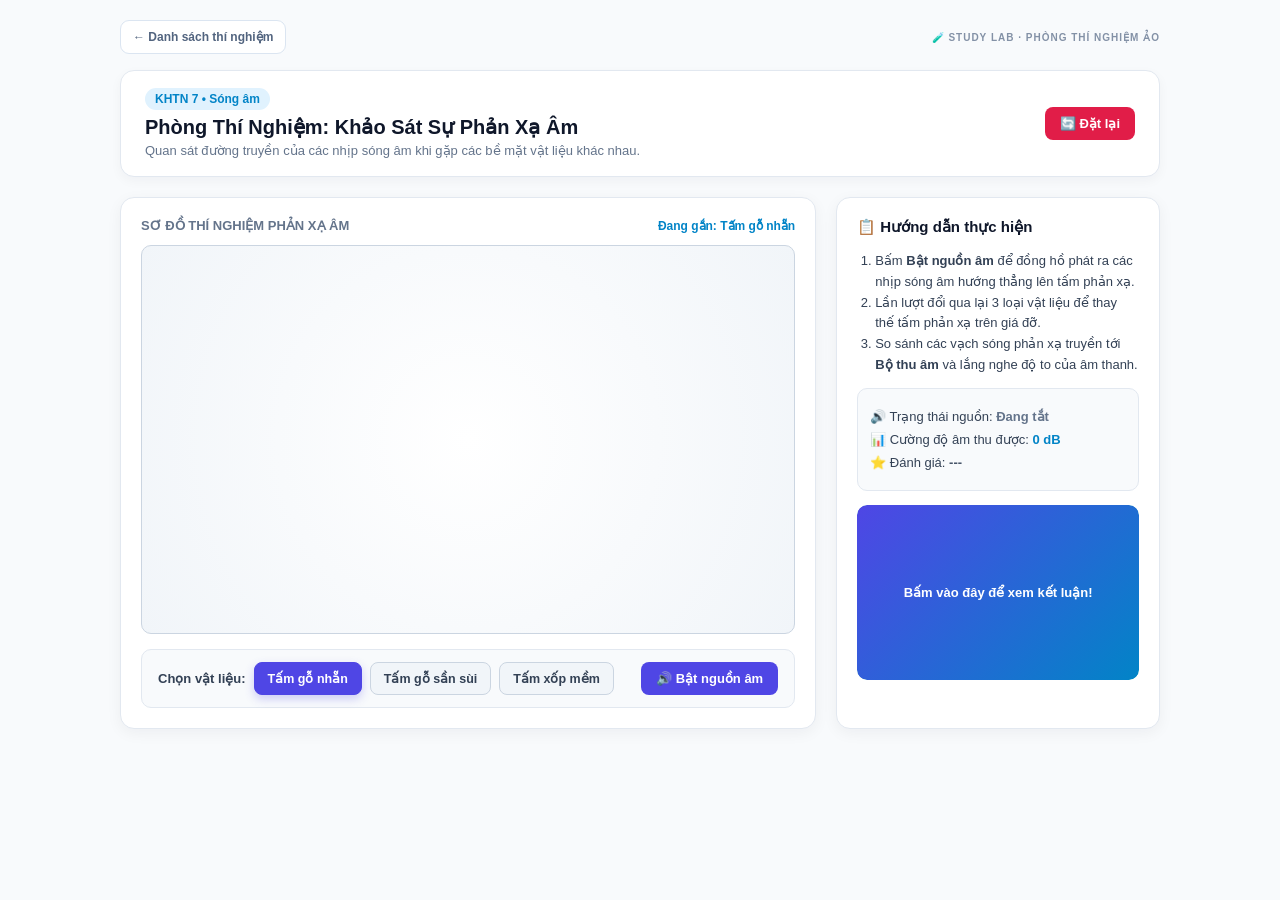
<file: experiments/khao-sat-su-phan-xa-am.html>
<!DOCTYPE html>
<html lang="vi">
<head>
    <meta charset="UTF-8">
    <meta name="viewport" content="width=device-width, initial-scale=1, viewport-fit=cover">
    <title>Khảo sát sự phản xạ âm | Study Lab</title>
    <style>
        body {
            font-family: 'Segoe UI', Tahoma, Geneva, Verdana, sans-serif;
            background-color: #f8fafc;
            color: #1e293b;
            margin: 0;
            padding: 20px;
            display: flex;
            flex-direction: column;
            align-items: center;
            user-select: none;
            -webkit-user-select: none;
        }
        .container {
            width: 100%;
            max-width: 1040px;
        }
        /* Thanh điều hướng tổng hợp các thí nghiệm */
        .main-nav {
            display: flex;
            gap: 10px;
            margin-bottom: 18px;
            flex-wrap: wrap;
            background: #ffffff;
            padding: 10px 14px;
            border-radius: 14px;
            border: 1px solid #e2e8f0;
            box-shadow: 0 4px 12px rgba(15, 23, 42, 0.04);
        }
        .main-tab-btn {
            background: #f1f5f9;
            color: #475569;
            border: 1.5px solid #cbd5e1;
            padding: 10px 16px;
            border-radius: 10px;
            font-weight: 700;
            font-size: 13.5px;
            cursor: pointer;
            transition: all 0.2s;
            display: flex;
            align-items: center;
            gap: 8px;
            flex: 1;
            min-width: 210px;
            justify-content: center;
        }
        .main-tab-btn:hover { background: #e2e8f0; }
        .main-tab-btn.active {
            background: #4f46e5;
            color: #ffffff;
            border-color: #4f46e5;
            box-shadow: 0 4px 12px rgba(79, 70, 229, 0.28);
        }

        /* Sub-tabs cho phần Lực */
        .sub-tabs {
            display: flex;
            gap: 10px;
            margin-bottom: 16px;
            flex-wrap: wrap;
        }
        .sub-tab-btn {
            background: #ffffff;
            color: #475569;
            border: 1px solid #cbd5e1;
            padding: 9px 16px;
            border-radius: 10px;
            font-weight: 600;
            font-size: 13px;
            cursor: pointer;
            transition: all 0.2s;
        }
        .sub-tab-btn:hover { background: #f1f5f9; }
        .sub-tab-btn.active {
            background: #0284c7;
            color: #ffffff;
            border-color: #0284c7;
            box-shadow: 0 4px 10px rgba(2, 132, 199, 0.25);
        }

        .header {
            background: #ffffff;
            border: 1px solid #e2e8f0;
            padding: 18px 24px;
            border-radius: 14px;
            margin-bottom: 20px;
            display: flex;
            justify-content: space-between;
            align-items: center;
            flex-wrap: wrap;
            gap: 15px;
            box-shadow: 0 4px 12px rgba(15, 23, 42, 0.04);
        }
        .main-grid {
            display: grid;
            grid-template-columns: 2.15fr 1fr;
            gap: 20px;
        }
        @media (max-width: 860px) {
            .main-grid { grid-template-columns: 1fr; }
        }
        .card {
            background: #ffffff;
            border: 1px solid #e2e8f0;
            border-radius: 14px;
            padding: 20px;
            box-shadow: 0 4px 15px rgba(15, 23, 42, 0.05);
        }
        canvas {
            background: radial-gradient(circle at center, #ffffff 0%, #f1f5f9 100%);
            border: 1px solid #cbd5e1;
            border-radius: 10px;
            width: 100%;
            height: auto;
            display: block;
            touch-action: none;
        }
        button.action-btn {
            background: #4f46e5;
            color: white;
            border: none;
            padding: 9px 15px;
            border-radius: 8px;
            cursor: pointer;
            font-weight: 600;
            font-size: 13px;
            transition: all 0.15s ease;
        }
        button.action-btn:hover { background: #4338ca; transform: translateY(-1px); }
        .btn-active { background: #059669 !important; box-shadow: 0 0 10px rgba(5, 150, 105, 0.4); }
        .btn-reset { background: #e11d48 !important; }
        .btn-reset:hover { background: #be123c !important; }
        .badge {
            background: #e0f2fe;
            color: #0284c7;
            padding: 4px 10px;
            border-radius: 20px;
            font-size: 12px;
            font-weight: 600;
        }
        .hidden { display: none !important; }
        .status-box p { margin: 8px 0; }
        .control-group {
            display: flex;
            align-items: center;
            justify-content: space-between;
            background: #f8fafc;
            padding: 12px 16px;
            border-radius: 10px;
            border: 1px solid #e2e8f0;
            margin-top: 15px;
            flex-wrap: wrap;
            gap: 10px;
        }
        .material-btn, .btn-mode {
            background: #f1f5f9;
            border: 1.5px solid #cbd5e1;
            color: #334155;
            padding: 8px 13px;
            border-radius: 8px;
            font-weight: 600;
            cursor: pointer;
            font-size: 12.5px;
            transition: all 0.2s;
        }
        .material-btn.active {
            background: #4f46e5;
            border-color: #4f46e5;
            color: white;
            box-shadow: 0 4px 10px rgba(79, 70, 229, 0.25);
        }
        .btn-mode.active {
            background: #0284c7;
            color: #ffffff;
            border-color: #0284c7;
        }

        /* Sliders */
        .slider-panel {
            background: #f8fafc;
            padding: 12px 16px;
            border-radius: 10px;
            border: 1px solid #e2e8f0;
            margin-top: 14px;
            display: flex;
            flex-direction: column;
            gap: 10px;
        }
        .slider-row {
            display: flex;
            align-items: center;
            gap: 12px;
            flex-wrap: wrap;
        }
        .slider-row label {
            font-size: 13px;
            font-weight: 700;
            min-width: 100px;
        }
        .slider-row input[type="range"] {
            flex: 1;
            min-width: 180px;
            height: 8px;
            border-radius: 5px;
            cursor: pointer;
        }

        /* Thanh đo năng lượng con lắc */
        .energy-bars {
            background: #f8fafc;
            padding: 12px;
            border-radius: 10px;
            border: 1px solid #e2e8f0;
            margin-bottom: 12px;
        }
        .bar-item { margin-bottom: 8px; }
        .bar-item:last-child { margin-bottom: 0; }
        .bar-label {
            display: flex;
            justify-content: space-between;
            font-size: 12px;
            font-weight: 700;
            margin-bottom: 3px;
        }
        .bar-track {
            width: 100%;
            height: 10px;
            background: #e2e8f0;
            border-radius: 6px;
            overflow: hidden;
        }
        .bar-fill {
            height: 100%;
            width: 0%;
            border-radius: 6px;
            transition: width 0.05s linear;
        }

        /* Miếng che kết luận */
        .conclusion-wrapper {
            position: relative;
            overflow: hidden;
            border-radius: 10px;
            margin-top: 14px;
        }
        .conclusion-cover {
            position: absolute;
            top: 0;
            left: 0;
            width: 100%;
            height: 100%;
            background: linear-gradient(135deg, #4f46e5, #0284c7);
            color: white;
            display: flex;
            flex-direction: column;
            align-items: center;
            justify-content: center;
            font-weight: 600;
            font-size: 13px;
            cursor: pointer;
            border-radius: 10px;
            transition: transform 0.4s ease, opacity 0.4s ease;
            z-index: 2;
            text-align: center;
            padding: 15px;
            box-shadow: 0 4px 12px rgba(0, 0, 0, 0.15);
        }
        .conclusion-cover:hover {
            background: linear-gradient(135deg, #4338ca, #0369a1);
        }
        .conclusion-cover.revealed {
            transform: translateY(100%);
            opacity: 0;
            pointer-events: none;
        }
        .conclusion-box {
            background: #ecfdf5;
            border: 1px solid #a7f3d0;
            color: #065f46;
            padding: 14px;
            border-radius: 10px;
            font-size: 13px;
            line-height: 1.6;
        }
    
        .lab-topbar {
            display: flex; align-items: center; justify-content: space-between;
            gap: 12px; flex-wrap: wrap; margin-bottom: 16px;
        }
        .back-link {
            display: inline-flex; align-items: center; gap: 7px; padding: 9px 12px;
            border: 1px solid #dbe5f1; border-radius: 9px; background: #fff;
            color: #52647f; text-decoration: none; font-size: 12px; font-weight: 700;
            transition: .2s ease;
        }
        .back-link:hover { color: #4f46e5; border-color: #b8c8f5; transform: translateX(-2px); }
        .lab-brand { color: #8391a6; font-size: 10px; font-weight: 800; letter-spacing: 1px; }
        .conclusion-cover:focus-visible { outline: 3px solid #f59e0b; outline-offset: -5px; }

    </style>
    <link rel="stylesheet" href="../assets/css/experiment-mobile.css">
    <style>
.page-sound .main-nav { display: none !important; }
        .page-sound #labForceWrapper,
        .page-sound #labEnergyWrapper { display: none !important; }
        .page-sound #labSoundWrapper { display: block !important; }
    </style>
</head>
<body class="page-sound">
    <div class="container">
        <div class="lab-topbar">
            <a class="back-link" href="../index.html">← Danh sách thí nghiệm</a>
            <span class="lab-brand">🧪 STUDY LAB · PHÒNG THÍ NGHIỆM ẢO</span>
        </div>
        <!-- ===================================================================== -->
        <!-- PHẦN 1: LỰC TIẾP XÚC & LỰC KHÔNG TIẾP XÚC (KHTN 6)                    -->
        <!-- ===================================================================== -->
        <div id="labForceWrapper">
            <div class="sub-tabs">
                <button class="sub-tab-btn active" id="tabForce1" onclick="switchForceSubLab('exp1')">
                    🚗 Lực tiếp xúc (Lò xo lá tròn & Xe lăn)
                </button>
                <button class="sub-tab-btn" id="tabForce2" onclick="switchForceSubLab('exp2')">
                    🧲 Lực không tiếp xúc (Hai xe nam châm)
                </button>
            </div>

            <!-- Thí nghiệm 1.1: Lực tiếp xúc -->
            <div id="forceExp1Section">
                <div class="header">
                    <div>
                        <span class="badge">KHTN 6 &bull; Hình 40.4</span>
                        <h1 style="margin: 8px 0 4px 0; font-size: 20px; color: #0f172a;">Tìm Hiểu Về Lực Tiếp Xúc</h1>
                        <p style="color: #64748b; font-size: 13px; margin: 0;">Lò xo lá tròn bung tới vạch B. Quan sát khi nào lò xo đẩy được xe lăn.</p>
                    </div>
                    <button class="action-btn btn-reset" onclick="resetForceExp1()">🔄 Đặt lại</button>
                </div>

                <div class="main-grid">
                    <div class="card">
                        <div style="display: flex; justify-content: space-between; align-items: center; margin-bottom: 12px;">
                            <span style="font-size: 13px; color: #64748b; font-weight: 600;">MÔ PHỎNG THÍ NGHIỆM 1 (LÒ XO LÁ TRÒN)</span>
                            <span id="exp1PosText" style="font-size: 12px; color: #0284c7; font-weight: 600;">Đuôi xe đang đặt tại vạch A (Ngoài tầm lò xo)</span>
                        </div>
                        <canvas id="forceCanvas1" width="640" height="340"></canvas>
                        <div class="control-group">
                            <div style="display: flex; gap: 8px; flex-wrap: wrap;">
                                <button class="action-btn" onclick="setCarPosition('A')">1. Đặt xe ở vạch A (Xa)</button>
                                <button class="action-btn" style="background: #059669;" onclick="setCarPosition('B')">2. Đặt xe ở vạch B (Sát tầm bung)</button>
                            </div>
                            <button class="action-btn" style="background: #ea580c;" onclick="releaseSpring()">⚡ Thả chốt lò xo</button>
                        </div>
                    </div>

                    <div class="card" style="display: flex; flex-direction: column; justify-content: space-between;">
                        <div>
                            <h3 style="margin-top: 0; font-size: 15px; color: #0f172a;">📋 Hướng dẫn & Quan sát</h3>
                            <ol style="padding-left: 18px; font-size: 13px; color: #334155; line-height: 1.6; margin-bottom: 12px;">
                                <li>Để xe ở <b>vạch A</b> (lò xo đang nén có dây chốt), bấm <b>Thả chốt lò xo</b> &rarr; Lò xo bung tới vạch B nhưng không chạm xe.</li>
                                <li>Chuyển xe lại <b>vạch B</b>, bấm <b>Thả chốt lò xo</b> &rarr; Lò xo bung nhanh đập vào đuôi xe và đẩy xe lăn đi.</li>
                            </ol>
                            <div class="status-box" style="background: #f8fafc; padding: 12px; border-radius: 10px; border: 1px solid #e2e8f0; font-size: 13px; color: #334155;">
                                <p>📌 Lò xo lá tròn: <span id="e1SpringState" style="color: #d97706; font-weight: bold;">Đang nén (Có dây chốt)</span></p>
                                <p>🚗 Trạng thái xe A: <span id="e1CarState" style="color: #64748b; font-weight: bold;">Đứng yên</span></p>
                            </div>
                            <div class="conclusion-wrapper" id="conclusion-force-contact">
                                <div class="conclusion-cover" role="button" tabindex="0" aria-label="Bấm vào đây để xem kết luận" onclick="revealConclusion(this)" onkeydown="if(event.key === 'Enter' || event.key === ' '){event.preventDefault();revealConclusion(this)}">
                                    Bấm vào đây để xem kết luận!
                                </div>
                                <div class="conclusion-box">
                                    <b>💡 Giải thích & Kết luận:</b><br>
                                    - <b>Đặt ở A:</b> Lò xo bung hết cỡ chỉ chạm tới vạch B, không tiếp xúc với xe nên không truyền lực &rarr; xe đứng yên.<br>
                                    - <b>Đặt ở B (hoặc trong khoảng OB):</b> Khi bung ra, lò xo tiếp xúc trực tiếp với xe và đẩy xe chuyển động. Đây là <b>lực tiếp xúc</b>.
                                </div>
                            </div>
                        </div>
                    </div>
                </div>
            </div>

            <!-- Thí nghiệm 1.2: Lực không tiếp xúc -->
            <div id="forceExp2Section" class="hidden">
                <div class="header">
                    <div>
                        <span class="badge">KHTN 6 &bull; Hình 40.5</span>
                        <h1 style="margin: 8px 0 4px 0; font-size: 20px; color: #0f172a;">Tìm Hiểu Về Lực Không Tiếp Xúc</h1>
                        <p style="color: #64748b; font-size: 13px; margin: 0;">Tự do kéo trực tiếp xe trên màn hình hoặc dùng thanh kéo bên dưới để tránh ngón tay che khuất.</p>
                    </div>
                    <button class="action-btn btn-reset" onclick="resetForceExp2()">🔄 Đặt lại vị trí</button>
                </div>

                <div class="main-grid">
                    <div class="card">
                        <div style="display: flex; justify-content: space-between; align-items: center; margin-bottom: 12px;">
                            <span style="font-size: 13px; color: #64748b; font-weight: 600;">KÉO XE TRỰC TIẾP HOẶC DÙNG THANH TRƯỢT</span>
                            <span style="font-size: 12px; color: #0284c7; font-weight: 600;">Hai cực cùng tên (N - N) đẩy nhau</span>
                        </div>
                        <canvas id="forceCanvas2" width="640" height="320" style="cursor: grab;"></canvas>
                        <div class="slider-panel">
                            <div class="slider-row">
                                <label for="sliderCarB" style="color: #ef4444;">🟥 Kéo Xe B:</label>
                                <input type="range" id="sliderCarB" min="70" max="570" value="200" oninput="onCarSliderMove('B', this.value)">
                            </div>
                            <div class="slider-row">
                                <label for="sliderCarA" style="color: #3b82f6;">🟦 Kéo Xe A:</label>
                                <input type="range" id="sliderCarA" min="70" max="570" value="430" oninput="onCarSliderMove('A', this.value)">
                            </div>
                        </div>
                    </div>

                    <div class="card" style="display: flex; flex-direction: column; justify-content: space-between;">
                        <div>
                            <h3 style="margin-top: 0; font-size: 15px; color: #0f172a;">📋 Hướng dẫn tương tác</h3>
                            <ol style="padding-left: 18px; font-size: 13px; color: #334155; line-height: 1.6; margin-bottom: 12px;">
                                <li>Nhấn giữ và kéo <b>Xe B</b> (màu cam) tiến lại gần <b>Xe A</b> (màu xanh) — hoặc kéo thanh trượt bên dưới nếu dùng điện thoại.</li>
                                <li>Quan sát khoảng cách giữa 2 xe: Xe A tự động lùi ra xa <b>trước khi hai xe chạm vào nhau</b>.</li>
                            </ol>
                            <div class="status-box" style="background: #f8fafc; padding: 12px; border-radius: 10px; border: 1px solid #e2e8f0; font-size: 13px; color: #334155;">
                                <p>📏 Khoảng cách 2 xe: <span id="e2DistText" style="color: #0284c7; font-weight: bold;">150 px</span></p>
                                <p>🧲 Lực từ tương tác: <span id="e2ForceState" style="color: #64748b; font-weight: bold;">Chưa đủ gần</span></p>
                            </div>
                            <div class="conclusion-wrapper" id="conclusion-force-noncontact">
                                <div class="conclusion-cover" role="button" tabindex="0" aria-label="Bấm vào đây để xem kết luận" onclick="revealConclusion(this)" onkeydown="if(event.key === 'Enter' || event.key === ' '){event.preventDefault();revealConclusion(this)}">
                                    Bấm vào đây để xem kết luận!
                                </div>
                                <div class="conclusion-box">
                                    <b>💡 Giải thích & Kết luận:</b><br>
                                    - Không cần đẩy xe B chạm vào xe A thì xe A mới chuyển động. Khi đưa lại gần, từ trường của hai nam châm cùng cực đã đẩy xe A chuyển động.<br>
                                    - Lực xuất hiện khi hai vật <b>không tiếp xúc với nhau</b> gọi là <b>lực không tiếp xúc</b>.
                                </div>
                            </div>
                        </div>
                    </div>
                </div>
            </div>
        </div>

        <!-- ===================================================================== -->
        <!-- PHẦN 2: KHẢO SÁT SỰ PHẢN XẠ ÂM (KHTN 7)                               -->
        <!-- ===================================================================== -->
        <div id="labSoundWrapper" class="hidden">
            <div class="header">
                <div>
                    <span class="badge">KHTN 7 &bull; Sóng âm</span>
                    <h1 style="margin: 8px 0 4px 0; font-size: 20px; color: #0f172a;">Phòng Thí Nghiệm: Khảo Sát Sự Phản Xạ Âm</h1>
                    <p style="color: #64748b; font-size: 13px; margin: 0;">Quan sát đường truyền của các nhịp sóng âm khi gặp các bề mặt vật liệu khác nhau.</p>
                </div>
                <button class="action-btn btn-reset" onclick="resetSoundLab()">🔄 Đặt lại</button>
            </div>

            <div class="main-grid">
                <div class="card">
                    <div style="display: flex; justify-content: space-between; align-items: center; margin-bottom: 12px;">
                        <span style="font-size: 13px; color: #64748b; font-weight: 600;">SƠ ĐỒ THÍ NGHIỆM PHẢN XẠ ÂM</span>
                        <span id="activeMatName" style="font-size: 12px; color: #0284c7; font-weight: 600;">Đang gắn: Tấm gỗ nhẵn</span>
                    </div>
                    <canvas id="soundCanvas" width="640" height="380"></canvas>
                    <div class="control-group">
                        <div style="display: flex; gap: 8px; flex-wrap: wrap; align-items: center;">
                            <span style="font-size: 13px; font-weight: 600; color: #334155;">Chọn vật liệu:</span>
                            <button class="material-btn active" id="mat0" onclick="setSoundMaterial(0)">Tấm gỗ nhẵn</button>
                            <button class="material-btn" id="mat1" onclick="setSoundMaterial(1)">Tấm gỗ sần sùi</button>
                            <button class="material-btn" id="mat2" onclick="setSoundMaterial(2)">Tấm xốp mềm</button>
                        </div>
                        <button id="btnSoundPower" class="action-btn" onclick="toggleSoundSource()">🔊 Bật nguồn âm</button>
                    </div>
                </div>

                <div class="card" style="display: flex; flex-direction: column; justify-content: space-between;">
                    <div>
                        <h3 style="margin-top: 0; font-size: 15px; color: #0f172a;">📋 Hướng dẫn thực hiện</h3>
                        <ol style="padding-left: 18px; font-size: 13px; color: #334155; line-height: 1.6; margin-bottom: 12px;">
                            <li>Bấm <b>Bật nguồn âm</b> để đồng hồ phát ra các nhịp sóng âm hướng thẳng lên tấm phản xạ.</li>
                            <li>Lần lượt đổi qua lại 3 loại vật liệu để thay thế tấm phản xạ trên giá đỡ.</li>
                            <li>So sánh các vạch sóng phản xạ truyền tới <b>Bộ thu âm</b> và lắng nghe độ to của âm thanh.</li>
                        </ol>
                        <div class="status-box" style="background: #f8fafc; padding: 12px; border-radius: 10px; border: 1px solid #e2e8f0; font-size: 13px; color: #334155;">
                            <p>🔊 Trạng thái nguồn: <span id="sStatus" style="color: #64748b; font-weight: bold;">Đang tắt</span></p>
                            <p>📊 Cường độ âm thu được: <span id="sIntensity" style="color: #0284c7; font-weight: bold;">0 dB</span></p>
                            <p>⭐ Đánh giá: <span id="sEval" style="color: #475569; font-weight: bold;">---</span></p>
                        </div>
                        <div class="conclusion-wrapper" id="conclusion-reflection">
                            <div class="conclusion-cover" role="button" tabindex="0" aria-label="Bấm vào đây để xem kết luận" onclick="revealConclusion(this)" onkeydown="if(event.key === 'Enter' || event.key === ' '){event.preventDefault();revealConclusion(this)}">
                                    Bấm vào đây để xem kết luận!
                            </div>
                            <div class="conclusion-box">
                                <b>💡 Nhận xét & Kết luận:</b><br>
                                - <b>Phản xạ âm tốt:</b> Bề mặt cứng, phẳng và nhẵn phản chiếu sóng âm rõ nét, cường độ âm thu được lớn.<br>
                                - <b>Phản xạ âm kém:</b> Bề mặt mềm, xốp hoặc gồ ghề, sần sùi làm tán xạ và hấp thụ mạnh sóng âm.
                            </div>
                        </div>
                    </div>
                </div>
            </div>
        </div>

        <!-- ===================================================================== -->
        <!-- PHẦN 3: CHUYỂN HÓA ĐỘNG NĂNG - THẾ NĂNG CON LẮC ĐƠN (KHTN 9)          -->
        <!-- ===================================================================== -->
        <div id="labEnergyWrapper" class="hidden">
            <div class="header">
                <div>
                    <span class="badge" style="background: #dcfce7; color: #15803d;">KHTN 9 &bull; Hình 3.2</span>
                    <h1 style="margin: 8px 0 4px 0; font-size: 20px; color: #0f172a;">Thí Nghiệm: Sự Chuyển Hóa Động Năng – Thế Năng</h1>
                    <p style="color: #64748b; font-size: 13px; margin: 0;">Kéo vật nặng tới độ cao h (vị trí A) rồi thả nhẹ để quan sát dao động của con lắc đơn.</p>
                </div>
                <button class="action-btn btn-reset" onclick="resetPendulum()">🔄 Đặt lại</button>
            </div>

            <div class="main-grid">
                <div class="card">
                    <div style="display: flex; justify-content: space-between; align-items: center; margin-bottom: 10px; flex-wrap: wrap; gap: 8px;">
                        <span style="font-size: 13px; color: #64748b; font-weight: 600;">CON LẮC ĐƠN (KÉO TRỰC TIẾP QUẢ CẦU HOẶC DÙNG THANH TRƯỢT)</span>
                        <span id="simStatus" style="font-size: 12px; color: #0284c7; font-weight: 700;">Đang giữ tại vị trí A</span>
                    </div>
                    <canvas id="pendulumCanvas" width="640" height="390" style="cursor: grab;"></canvas>
                    <div class="slider-panel">
                        <div class="slider-row">
                            <label for="heightSlider" style="color: #334155; min-width: 125px;">Độ cao h (Vị trí A):</label>
                            <input type="range" id="heightSlider" min="5" max="100" value="65" oninput="onPendulumSlider(this.value)">
                            <span id="heightValText" style="font-size: 13px; font-weight: 700; color: #0284c7; min-width: 48px;">65 cm</span>
                            <div style="display: flex; gap: 8px;">
                                <button class="action-btn" style="background: #059669;" onclick="releaseBall()">▶ Thả nhẹ</button>
                                <button class="action-btn" style="background: #64748b;" id="btnPause" onclick="togglePendulumPause()">⏸ Tạm dừng</button>
                            </div>
                        </div>
                        <div class="slider-row" style="border-top: 1px dashed #cbd5e1; padding-top: 10px; justify-content: space-between;">
                            <span style="font-size: 13px; font-weight: 600; color: #475569;">Môi trường thí nghiệm:</span>
                            <div style="display: flex; gap: 8px; flex-wrap: wrap;">
                                <button class="btn-mode active" id="modeAir" onclick="setPendulumEnv('air')">🌬️ Có lực cản không khí (Thực tế)</button>
                                <button class="btn-mode" id="modeVacuum" onclick="setPendulumEnv('vacuum')">🌌 Không có lực cản (Lí tưởng)</button>
                            </div>
                        </div>
                    </div>
                </div>

                <div class="card" style="display: flex; flex-direction: column; justify-content: space-between;">
                    <div>
                        <h3 style="margin-top: 0; margin-bottom: 10px; font-size: 15px; color: #0f172a;">⚡ Biểu đồ chuyển hóa năng lượng</h3>
                        <div class="energy-bars">
                            <div class="bar-item">
                                <div class="bar-label" style="color: #0284c7;">
                                    <span>Thế năng (Wt):</span>
                                    <span id="pePercent">100%</span>
                                </div>
                                <div class="bar-track"><div class="bar-fill" id="peBar" style="background: #0284c7; width: 100%;"></div></div>
                            </div>
                            <div class="bar-item">
                                <div class="bar-label" style="color: #ea580c;">
                                    <span>Động năng (Wđ):</span>
                                    <span id="kePercent">0%</span>
                                </div>
                                <div class="bar-track"><div class="bar-fill" id="keBar" style="background: #ea580c; width: 0%;"></div></div>
                            </div>
                            <div class="bar-item">
                                <div class="bar-label" style="color: #059669;">
                                    <span>Cơ năng tổng (W):</span>
                                    <span id="mePercent">100%</span>
                                </div>
                                <div class="bar-track"><div class="bar-fill" id="meBar" style="background: #059669; width: 100%;"></div></div>
                            </div>
                        </div>

                        <h3 style="margin-top: 12px; margin-bottom: 6px; font-size: 14.5px; color: #0f172a;">📋 Tiến hành & Câu hỏi</h3>
                        <ol style="padding-left: 18px; font-size: 12.5px; color: #334155; line-height: 1.55; margin: 0 0 10px 0;">
                            <li>Kéo vật nặng đến vị trí A ở độ cao h rồi bấm <b>Thả nhẹ</b>.</li>
                            <li>So sánh độ cao điểm B (bên phải) với độ cao điểm A.</li>
                            <li>Quan sát độ cao vật nặng sau một thời gian dao động qua lại điểm O.</li>
                        </ol>

                        <div class="conclusion-wrapper" id="conclusion-energy">
                            <div class="conclusion-cover" role="button" tabindex="0" aria-label="Bấm vào đây để xem kết luận" onclick="revealConclusion(this)" onkeydown="if(event.key === 'Enter' || event.key === ' '){event.preventDefault();revealConclusion(this)}">
                                    Bấm vào đây để xem kết luận!
                            </div>
                            <div class="conclusion-box">
                                <b>💡 Trả lời & Kết luận:</b><br>
                                <b>1. Sự chuyển hóa:</b> Từ A &rarr; O, độ cao giảm dần nên <b>thế năng chuyển hóa thành động năng</b> (tại O động năng lớn nhất). Từ O &rarr; B, tốc độ giảm nên <b>động năng chuyển hóa ngược lại thành thế năng</b>.<br>
                                <b>2. Độ cao giảm dần:</b> Do có <b>lực cản của không khí</b> (và ma sát ở điểm treo), một phần cơ năng chuyển hóa thành nhiệt năng nên độ cao điểm B thấp hơn A và giảm dần cho đến khi dừng lại ở O.
                            </div>
                        </div>
                    </div>
                </div>
            </div>
        </div>
    </div>

    <script>
        // =====================================================================
        // HỆ THỐNG ÂM THANH CHUNG (WEB AUDIO API)
        // =====================================================================
        const audioCtx = new (window.AudioContext || window.webkitAudioContext)();

        function playSound(type, param = 1) {
            if (audioCtx.state === 'suspended') audioCtx.resume();
            const osc = audioCtx.createOscillator();
            const gain = audioCtx.createGain();
            osc.connect(gain);
            gain.connect(audioCtx.destination);

            if (type === 'click') {
                osc.frequency.setValueAtTime(440, audioCtx.currentTime);
                gain.gain.setValueAtTime(0.08, audioCtx.currentTime);
                gain.gain.exponentialRampToValueAtTime(0.001, audioCtx.currentTime + 0.08);
                osc.start(); osc.stop(audioCtx.currentTime + 0.08);
            } else if (type === 'spring') {
                osc.type = 'sawtooth';
                osc.frequency.setValueAtTime(380, audioCtx.currentTime);
                osc.frequency.exponentialRampToValueAtTime(140, audioCtx.currentTime + 0.18);
                gain.gain.setValueAtTime(0.18, audioCtx.currentTime);
                gain.gain.exponentialRampToValueAtTime(0.001, audioCtx.currentTime + 0.18);
                osc.start(); osc.stop(audioCtx.currentTime + 0.18);
            } else if (type === 'hit') {
                osc.type = 'triangle';
                osc.frequency.setValueAtTime(180, audioCtx.currentTime);
                osc.frequency.exponentialRampToValueAtTime(60, audioCtx.currentTime + 0.15);
                gain.gain.setValueAtTime(0.25, audioCtx.currentTime);
                gain.gain.exponentialRampToValueAtTime(0.001, audioCtx.currentTime + 0.15);
                osc.start(); osc.stop(audioCtx.currentTime + 0.15);
            } else if (type === 'repel') {
                osc.type = 'sine';
                osc.frequency.setValueAtTime(520, audioCtx.currentTime);
                osc.frequency.linearRampToValueAtTime(720, audioCtx.currentTime + 0.15);
                gain.gain.setValueAtTime(0.08, audioCtx.currentTime);
                gain.gain.exponentialRampToValueAtTime(0.001, audioCtx.currentTime + 0.15);
                osc.start(); osc.stop(audioCtx.currentTime + 0.15);
            } else if (type === 'beep') {
                osc.type = 'sine';
                osc.frequency.setValueAtTime(880, audioCtx.currentTime);
                let vol = 0.015 + param * 0.16;
                gain.gain.setValueAtTime(vol, audioCtx.currentTime);
                gain.gain.exponentialRampToValueAtTime(0.0001, audioCtx.currentTime + 0.12);
                osc.start(); osc.stop(audioCtx.currentTime + 0.12);
            } else if (type === 'tick') {
                osc.type = 'sine';
                osc.frequency.setValueAtTime(520 + param * 200, audioCtx.currentTime);
                gain.gain.setValueAtTime(Math.min(0.12, 0.02 + param * 0.1), audioCtx.currentTime);
                gain.gain.exponentialRampToValueAtTime(0.0001, audioCtx.currentTime + 0.06);
                osc.start(); osc.stop(audioCtx.currentTime + 0.06);
            }
        }

        // =====================================================================
        // ĐIỀU HƯỚNG GIỮA 3 CHỦ ĐỀ THÍ NGHIỆM
        // =====================================================================
        let activeMainLab = 'force';

        function switchMainLab(lab) {
            playSound('click');
            activeMainLab = lab;

            // Tắt âm thanh nhịp đồng hồ nếu rời khỏi tab Phản xạ âm
            if (lab !== 'sound' && soundOn) {
                toggleSoundSource();
            }

            document.getElementById('labForceWrapper').classList.toggle('hidden', lab !== 'force');
            document.getElementById('labSoundWrapper').classList.toggle('hidden', lab !== 'sound');
            document.getElementById('labEnergyWrapper').classList.toggle('hidden', lab !== 'energy');

            document.getElementById('navLabForce')?.classList.toggle('active', lab === 'force');
            document.getElementById('navLabSound')?.classList.toggle('active', lab === 'sound');
            document.getElementById('navLabEnergy')?.classList.toggle('active', lab === 'energy');
        }

        function switchForceSubLab(sub) {
            playSound('click');
            document.getElementById('forceExp1Section').classList.toggle('hidden', sub !== 'exp1');
            document.getElementById('forceExp2Section').classList.toggle('hidden', sub !== 'exp2');
            document.getElementById('tabForce1').classList.toggle('active', sub === 'exp1');
            document.getElementById('tabForce2').classList.toggle('active', sub === 'exp2');
        }

        function revealConclusion(el) {
            if (!el) return;
            playSound('click');
            el.classList.add('revealed');
            el.setAttribute('aria-hidden', 'true');
        }

        function resetConclusionCover(id) {
            const wrapper = document.getElementById('conclusion-' + id);
            const cover = wrapper && wrapper.querySelector('.conclusion-cover');
            if (cover) {
                cover.classList.remove('revealed');
                cover.removeAttribute('aria-hidden');
            }
        }


        // =====================================================================
        // MODULE 1.1: LỰC TIẾP XÚC (LÒ XO LÁ TRÒN & XE LĂN)
        // =====================================================================
        const fCanvas1 = document.getElementById('forceCanvas1');
        const fCtx1 = fCanvas1.getContext('2d');

        const O_X = 90, B_X = 240, A_X = 340, CAR_HALF_W = 36;
        let e1CarPos = 'A';
        let e1SpringCompressed = true;
        let e1SpringDiameter = 54;
        let e1CarCenterX = A_X + CAR_HALF_W;
        let e1CarVx = 0;
        let e1IsReleasing = false;

        function setCarPosition(pos) {
            playSound('click');
            e1CarPos = pos;
            e1SpringCompressed = true;
            e1SpringDiameter = 54;
            e1CarVx = 0;
            e1IsReleasing = false;

            if (pos === 'A') {
                e1CarCenterX = A_X + CAR_HALF_W;
                document.getElementById('exp1PosText').innerText = "Đuôi xe đặt tại vạch A (Ngoài tầm lò xo)";
            } else {
                e1CarCenterX = B_X + CAR_HALF_W;
                document.getElementById('exp1PosText').innerText = "Đuôi xe đặt tại vạch B (Đúng tầm bung lò xo)";
            }
            document.getElementById('e1SpringState').innerText = "Đang nén (Có dây chốt)";
            document.getElementById('e1SpringState').style.color = "#d97706";
            document.getElementById('e1CarState').innerText = "Đứng yên";
            document.getElementById('e1CarState').style.color = "#64748b";
        }

        function releaseSpring() {
            if (!e1SpringCompressed || e1IsReleasing) return;
            playSound('spring');
            e1IsReleasing = true;
            e1SpringCompressed = false;

            document.getElementById('e1SpringState').innerText = "Đã thả chốt (Bung tròn tới B)";
            document.getElementById('e1SpringState').style.color = "#059669";

            let startTime = performance.now();
            let duration = 150;
            let startDiam = 54;
            let endDiam = B_X - O_X;
            let hasCollided = false;

            function animateSpring(now) {
                let t = Math.min(1, (now - startTime) / duration);
                let ease = 1 - Math.pow(1 - t, 2);
                e1SpringDiameter = startDiam + (endDiam - startDiam) * ease;

                let springRightEdge = O_X + e1SpringDiameter;
                let carLeftEdge = e1CarCenterX - CAR_HALF_W;

                if (!hasCollided && springRightEdge >= carLeftEdge - 1) {
                    hasCollided = true;
                    playSound('hit');
                    e1CarVx = 8.5;
                    document.getElementById('e1CarState').innerText = "Chuyển động do lực đẩy tiếp xúc của lò xo!";
                    document.getElementById('e1CarState').style.color = "#059669";
                }

                if (t < 1) {
                    requestAnimationFrame(animateSpring);
                } else {
                    e1SpringDiameter = endDiam;
                    e1IsReleasing = false;
                    if (!hasCollided) {
                        document.getElementById('e1CarState').innerText = "Vẫn đứng yên (Lò xo tới B chưa chạm xe ở A)";
                        document.getElementById('e1CarState').style.color = "#e11d48";
                    }
                }
            }
            requestAnimationFrame(animateSpring);
        }

        function resetForceExp1() {
            resetConclusionCover('force-contact'); setCarPosition('A'); }

        function drawForceExp1() {
            fCtx1.clearRect(0, 0, fCanvas1.width, fCanvas1.height);
            if (e1CarVx > 0.05) {
                e1CarCenterX += e1CarVx;
                e1CarVx *= 0.965;
                if (e1CarCenterX > 570) { e1CarCenterX = 570; e1CarVx = 0; }
            } else { e1CarVx = 0; }

            const floorY = 250;
            fCtx1.fillStyle = '#cbd5e1';
            fCtx1.fillRect(30, floorY, 580, 10);

            fCtx1.fillStyle = '#334155';
            fCtx1.font = 'bold 13px sans-serif';
            fCtx1.textAlign = 'center';
            fCtx1.fillRect(O_X - 1.5, floorY - 6, 3, 16);
            fCtx1.fillText("O", O_X, floorY + 26);

            fCtx1.fillStyle = '#059669';
            fCtx1.fillRect(B_X - 1.5, floorY - 6, 3, 16);
            fCtx1.fillText("B", B_X, floorY + 26);

            fCtx1.fillStyle = '#0284c7';
            fCtx1.fillRect(A_X - 1.5, floorY - 6, 3, 16);
            fCtx1.fillText("A", A_X, floorY + 26);

            fCtx1.fillStyle = '#38bdf8';
            fCtx1.strokeStyle = '#0284c7';
            fCtx1.lineWidth = 2;
            fCtx1.fillRect(O_X - 16, 100, 16, floorY - 100);
            fCtx1.strokeRect(O_X - 16, 100, 16, floorY - 100);

            let rx = e1SpringDiameter / 2;
            let ry = 75 + (150 - e1SpringDiameter) * 0.22;
            let springCenterX = O_X + rx;
            let springCenterY = floorY - ry - 4;

            fCtx1.save();
            fCtx1.strokeStyle = '#e11d48';
            fCtx1.lineWidth = 3;
            fCtx1.beginPath();
            fCtx1.ellipse(springCenterX, springCenterY, rx, ry, 0, 0, Math.PI * 2);
            fCtx1.stroke();

            fCtx1.fillStyle = '#475569';
            fCtx1.beginPath();
            fCtx1.arc(O_X, springCenterY, 5, 0, Math.PI * 2);
            fCtx1.fill();

            if (e1SpringCompressed) {
                fCtx1.strokeStyle = '#475569';
                fCtx1.lineWidth = 2;
                fCtx1.beginPath();
                fCtx1.moveTo(O_X - 16, springCenterY);
                fCtx1.lineTo(O_X + e1SpringDiameter + 6, springCenterY);
                fCtx1.stroke();

                fCtx1.fillStyle = '#b91c1c';
                fCtx1.beginPath();
                fCtx1.moveTo(O_X + e1SpringDiameter + 6, springCenterY - 6);
                fCtx1.lineTo(O_X + e1SpringDiameter + 6, springCenterY + 6);
                fCtx1.lineTo(O_X + e1SpringDiameter - 3, springCenterY);
                fCtx1.fill();
            }
            fCtx1.restore();

            // Vẽ Xe A
            fCtx1.save();
            fCtx1.translate(e1CarCenterX, floorY - 15);
            fCtx1.fillStyle = '#38bdf8';
            fCtx1.strokeStyle = '#0369a1';
            fCtx1.lineWidth = 2;
            fCtx1.beginPath();
            fCtx1.roundRect(-CAR_HALF_W, -42, CAR_HALF_W * 2, 46, 5);
            fCtx1.fill(); fCtx1.stroke();
            fCtx1.fillStyle = '#0f172a';
            fCtx1.font = 'bold 16px sans-serif';
            fCtx1.textAlign = 'center';
            fCtx1.fillText("A", 0, -14);
            fCtx1.fillStyle = '#334155';
            fCtx1.beginPath(); fCtx1.arc(-20, 8, 8, 0, Math.PI * 2); fCtx1.fill();
            fCtx1.beginPath(); fCtx1.arc(20, 8, 8, 0, Math.PI * 2); fCtx1.fill();
            fCtx1.fillStyle = '#cbd5e1';
            fCtx1.beginPath(); fCtx1.arc(-20, 8, 3, 0, Math.PI * 2); fCtx1.fill();
            fCtx1.beginPath(); fCtx1.arc(20, 8, 3, 0, Math.PI * 2); fCtx1.fill();
            fCtx1.restore();
        }

        // =====================================================================
        // MODULE 1.2: LỰC KHÔNG TIẾP XÚC (HAI XE NAM CHÂM)
        // =====================================================================
        const fCanvas2 = document.getElementById('forceCanvas2');
        const fCtx2 = fCanvas2.getContext('2d');

        let carBX = 200, carAX = 430, carAVx = 0, carBVx = 0;
        let draggingCar = null, dragOffsetX = 0, lastRepelSoundTime = 0;
        const CAR2_HALF_W = 40, REPEL_RANGE = 155;

        function onCarSliderMove(whichCar, val) {
            let numVal = parseFloat(val);
            if (whichCar === 'B') { carBX = numVal; carBVx = 0; }
            else { carAX = numVal; carAVx = 0; }
        }

        function resetForceExp2() {
            resetConclusionCover('force-noncontact');
            playSound('click');
            carBX = 200; carAX = 430; carAVx = 0; carBVx = 0; draggingCar = null;
            document.getElementById('sliderCarB').value = carBX;
            document.getElementById('sliderCarA').value = carAX;
        }

        function getForceCanvas2X(evt) {
            const rect = fCanvas2.getBoundingClientRect();
            const clientX = evt.touches ? evt.touches[0].clientX : evt.clientX;
            return (clientX - rect.left) * (fCanvas2.width / rect.width);
        }

        fCanvas2.addEventListener('pointerdown', (evt) => {
            const mx = getForceCanvas2X(evt);
            if (Math.abs(mx - carBX) < CAR2_HALF_W + 12) {
                draggingCar = 'B'; dragOffsetX = mx - carBX; fCanvas2.style.cursor = 'grabbing';
            } else if (Math.abs(mx - carAX) < CAR2_HALF_W + 12) {
                draggingCar = 'A'; dragOffsetX = mx - carAX; fCanvas2.style.cursor = 'grabbing';
            }
        });

        window.addEventListener('pointermove', (evt) => {
            if (!draggingCar) return;
            const mx = getForceCanvas2X(evt);
            let newX = Math.max(70, Math.min(570, mx - dragOffsetX));
            if (draggingCar === 'B') { carBX = newX; carBVx = 0; }
            else { carAX = newX; carAVx = 0; }
        });

        window.addEventListener('pointerup', () => {
            if (draggingCar) { draggingCar = null; fCanvas2.style.cursor = 'grab'; }
        });

        function drawForceExp2() {
            let dist = carAX - carBX;
            if (dist < REPEL_RANGE) {
                let overlap = REPEL_RANGE - dist;
                let pushForce = Math.min(4.5, (overlap / REPEL_RANGE) * 4.2);
                if (draggingCar === 'B') carAVx += pushForce * 0.45;
                else if (draggingCar === 'A') carBVx -= pushForce * 0.45;
                else { carAVx += pushForce * 0.3; carBVx -= pushForce * 0.3; }

                if (performance.now() - lastRepelSoundTime > 260 && pushForce > 0.6) {
                    playSound('repel'); lastRepelSoundTime = performance.now();
                }
                document.getElementById('e2ForceState').innerText = "Đang đẩy nhau (Không cần tiếp xúc!)";
                document.getElementById('e2ForceState').style.color = "#e11d48";
            } else {
                document.getElementById('e2ForceState').innerText = "Chưa đủ gần";
                document.getElementById('e2ForceState').style.color = "#64748b";
            }

            if (draggingCar !== 'A') { carAX += carAVx; carAVx *= 0.88; if (Math.abs(carAVx) < 0.05) carAVx = 0; }
            if (draggingCar !== 'B') { carBX += carBVx; carBVx *= 0.88; if (Math.abs(carBVx) < 0.05) carBVx = 0; }

            carBX = Math.max(70, Math.min(570, carBX));
            carAX = Math.max(70, Math.min(570, carAX));
            if (carAX - carBX < CAR2_HALF_W * 2 + 8) {
                if (draggingCar === 'B') carAX = Math.min(570, carBX + CAR2_HALF_W * 2 + 8);
                else carBX = Math.max(70, carAX - (CAR2_HALF_W * 2 + 8));
            }

            document.getElementById('sliderCarB').value = Math.round(carBX);
            document.getElementById('sliderCarA').value = Math.round(carAX);
            let gapPx = Math.max(0, Math.round((carAX - carBX) - CAR2_HALF_W * 2));
            document.getElementById('e2DistText').innerText = gapPx + " px (Mép 2 xe)";

            fCtx2.clearRect(0, 0, fCanvas2.width, fCanvas2.height);
            const floorY = 235;
            fCtx2.fillStyle = '#cbd5e1';
            fCtx2.fillRect(30, floorY, 580, 10);

            dist = carAX - carBX;
            if (dist < REPEL_RANGE + 15) {
                let midX = (carBX + carAX) / 2;
                let intensity = Math.min(1, (REPEL_RANGE + 15 - dist) / 70);
                fCtx2.save();
                fCtx2.strokeStyle = `rgba(225, 29, 72, ${0.25 + intensity * 0.65})`;
                fCtx2.lineWidth = 2;
                fCtx2.setLineDash([4, 4]);
                for (let offset of [-14, 0, 14]) {
                    fCtx2.beginPath();
                    fCtx2.moveTo(carBX + CAR2_HALF_W, floorY - 52 + offset * 0.4);
                    fCtx2.quadraticCurveTo(midX - 6, floorY - 52 + offset * 1.8, midX - 6, floorY - 52 + offset * 2.5);
                    fCtx2.stroke();

                    fCtx2.beginPath();
                    fCtx2.moveTo(carAX - CAR2_HALF_W, floorY - 52 + offset * 0.4);
                    fCtx2.quadraticCurveTo(midX + 6, floorY - 52 + offset * 1.8, midX + 6, floorY - 52 + offset * 2.5);
                    fCtx2.stroke();
                }
                if (intensity > 0.25) {
                    fCtx2.setLineDash([]);
                    fCtx2.fillStyle = '#e11d48';
                    fCtx2.font = 'bold 12px sans-serif';
                    fCtx2.textAlign = 'center';
                    fCtx2.fillText("⬅ Lực từ đẩy nhau ➡", midX, floorY - 95);
                }
                fCtx2.restore();
            }

            drawMagnetCar(fCtx2, carBX, floorY - 15, "B", '#fb923c', '#ea580c', 'S', '#2563eb', 'N', '#e11d48');
            drawMagnetCar(fCtx2, carAX, floorY - 15, "A", '#38bdf8', '#0284c7', 'N', '#e11d48', 'S', '#2563eb');
        }

        function drawMagnetCar(ctx, cx, cy, label, bodyColor, strokeColor, leftPole, leftColor, rightPole, rightColor) {
            ctx.save(); ctx.translate(cx, cy);
            ctx.fillStyle = bodyColor; ctx.strokeStyle = strokeColor; ctx.lineWidth = 2;
            ctx.beginPath(); ctx.roundRect(-CAR2_HALF_W, -32, CAR2_HALF_W * 2, 36, 6); ctx.fill(); ctx.stroke();
            ctx.fillStyle = '#ffffff'; ctx.font = 'bold 15px sans-serif'; ctx.textAlign = 'center'; ctx.fillText(label, 0, -9);
            ctx.fillStyle = leftColor; ctx.fillRect(-CAR2_HALF_W, -52, CAR2_HALF_W, 20);
            ctx.fillStyle = rightColor; ctx.fillRect(0, -52, CAR2_HALF_W, 20);
            ctx.strokeStyle = '#1e293b'; ctx.lineWidth = 1.5; ctx.strokeRect(-CAR2_HALF_W, -52, CAR2_HALF_W * 2, 20);
            ctx.fillStyle = '#ffffff'; ctx.font = 'bold 12px sans-serif';
            ctx.fillText(leftPole, -CAR2_HALF_W / 2, -38); ctx.fillText(rightPole, CAR2_HALF_W / 2, -38);
            ctx.fillStyle = '#334155';
            ctx.beginPath(); ctx.arc(-22, 8, 8, 0, Math.PI * 2); ctx.fill();
            ctx.beginPath(); ctx.arc(22, 8, 8, 0, Math.PI * 2); ctx.fill();
            ctx.fillStyle = '#cbd5e1';
            ctx.beginPath(); ctx.arc(-22, 8, 3, 0, Math.PI * 2); ctx.fill();
            ctx.beginPath(); ctx.arc(22, 8, 3, 0, Math.PI * 2); ctx.fill();
            ctx.restore();
        }

        // =====================================================================
        // MODULE 2: PHẢN XẠ ÂM (KHTN 7)
        // =====================================================================
        const sCanvas = document.getElementById('soundCanvas');
        const sCtx = sCanvas.getContext('2d');
        let beepInterval = null;
        let currentMaterial = 0;
        let soundMaterials = [
            { name: "Tấm gỗ nhẵn", reflection: 0.95, eval: "Phản xạ rất tốt", color: "#d97706" },
            { name: "Tấm gỗ sần sùi", reflection: 0.45, eval: "Phản xạ trung bình (Tán xạ)", color: "#92400e" },
            { name: "Tấm xốp mềm", reflection: 0.12, eval: "Phản xạ kém (Hấp thụ âm)", color: "#94a3b8" }
        ];
        let soundOn = false, wavePulses = [], spawnTimer = 0;

        function setSoundMaterial(idx) {
            currentMaterial = idx;
            for (let i = 0; i < 3; i++) document.getElementById('mat' + i).classList.toggle('active', i === idx);
            document.getElementById('activeMatName').innerText = "Đang gắn: " + soundMaterials[idx].name;
            updateSoundStatusText();
        }

        function toggleSoundSource() {
            soundOn = !soundOn;
            const btn = document.getElementById('btnSoundPower');
            if (soundOn) {
                btn.innerText = "🔇 Tắt nguồn âm"; btn.className = "action-btn btn-active";
                spawnTimer = 20;
                if (beepInterval) clearInterval(beepInterval);
                playSound('beep', soundMaterials[currentMaterial].reflection);
                beepInterval = setInterval(() => {
                    if (soundOn) playSound('beep', soundMaterials[currentMaterial].reflection);
                }, 350);
            } else {
                btn.innerText = "🔊 Bật nguồn âm"; btn.className = "action-btn";
                if (beepInterval) { clearInterval(beepInterval); beepInterval = null; }
            }
            updateSoundStatusText();
        }

        function updateSoundStatusText() {
            if (!soundOn) {
                document.getElementById('sStatus').innerText = "Đang tắt";
                document.getElementById('sIntensity').innerText = "0 dB";
                document.getElementById('sEval').innerText = "---";
            } else {
                document.getElementById('sStatus').innerText = "Đang phát nhịp sóng âm";
                let db = Math.round(28 + soundMaterials[currentMaterial].reflection * 57);
                document.getElementById('sIntensity').innerText = db + " dB";
                document.getElementById('sEval').innerText = soundMaterials[currentMaterial].eval;
            }
        }

        function resetSoundLab() {
            resetConclusionCover('reflection');
            if (soundOn) toggleSoundSource();
            setSoundMaterial(0);
            wavePulses = [];
        }

        function drawSoundArcLine(x, y, angle, size, alpha, color, isScattered) {
            sCtx.save(); sCtx.translate(x, y); sCtx.rotate(angle);
            sCtx.strokeStyle = color; sCtx.globalAlpha = Math.max(0, alpha);
            sCtx.lineWidth = 2.8; sCtx.lineCap = 'round';
            if (!isScattered) {
                sCtx.beginPath(); sCtx.arc(-size * 0.45, 0, size, -0.65, 0.65); sCtx.stroke();
            } else {
                sCtx.beginPath(); sCtx.arc(-size * 0.45, -4, size * 0.85, -0.55, -0.05); sCtx.stroke();
                sCtx.beginPath(); sCtx.arc(-size * 0.45, 4, size * 0.85, 0.05, 0.55); sCtx.stroke();
            }
            sCtx.restore();
        }

        function drawSoundLab() {
            sCtx.clearRect(0, 0, sCanvas.width, sCanvas.height);
            const boxX = 165, boxY = 235, sourceCenterX = boxX + 45, sourceTopY = boxY + 5;
            const plateCenterX = 210, plateCenterY = 125, plateAngle = -0.68;
            const micX = 525, micY = 125;

            sCtx.fillStyle = '#475569';
            sCtx.fillRect(95, 75, 10, 245); sCtx.fillRect(65, 312, 70, 12);
            sCtx.fillStyle = '#64748b'; sCtx.fillRect(95, 121, 65, 8);
            sCtx.beginPath(); sCtx.arc(100, 125, 8, 0, Math.PI * 2); sCtx.fillStyle = '#e11d48'; sCtx.fill();

            sCtx.save(); sCtx.translate(plateCenterX, plateCenterY); sCtx.rotate(plateAngle);
            sCtx.fillStyle = soundMaterials[currentMaterial].color; sCtx.strokeStyle = '#334155'; sCtx.lineWidth = 2;
            sCtx.beginPath(); sCtx.roundRect(-75, -9, 150, 18, 4); sCtx.fill(); sCtx.stroke();
            if (currentMaterial === 0) {
                sCtx.strokeStyle = 'rgba(255,255,255,0.4)'; sCtx.lineWidth = 1.5;
                sCtx.beginPath(); sCtx.moveTo(-60, -2); sCtx.lineTo(60, -2); sCtx.moveTo(-50, 3); sCtx.lineTo(50, 3); sCtx.stroke();
            } else if (currentMaterial === 1) {
                sCtx.fillStyle = '#451a03';
                for (let k = -66; k < 66; k += 10) { sCtx.beginPath(); sCtx.moveTo(k, 9); sCtx.lineTo(k + 5, 14); sCtx.lineTo(k + 10, 9); sCtx.fill(); }
            } else {
                sCtx.fillStyle = '#f1f5f9';
                for (let k = -65; k < 65; k += 11) { sCtx.beginPath(); sCtx.arc(k, 0, 2.5, 0, Math.PI * 2); sCtx.fill(); }
            }
            sCtx.restore();

            sCtx.fillStyle = '#64748b'; sCtx.beginPath(); sCtx.roundRect(boxX, boxY, 90, 82, 6); sCtx.fill();
            sCtx.strokeStyle = '#334155'; sCtx.lineWidth = 2; sCtx.stroke();
            sCtx.fillStyle = '#1e293b'; sCtx.fillRect(boxX + 12, boxY + 4, 66, 66);

            const clockX = sourceCenterX, clockY = boxY + 42;
            sCtx.beginPath(); sCtx.arc(clockX, clockY, 17, 0, Math.PI * 2); sCtx.fillStyle = '#ffffff'; sCtx.fill();
            sCtx.strokeStyle = '#e11d48'; sCtx.lineWidth = 2.5; sCtx.stroke();
            sCtx.strokeStyle = '#0f172a'; sCtx.lineWidth = 1.5;
            sCtx.beginPath(); sCtx.moveTo(clockX, clockY); sCtx.lineTo(clockX, clockY - 9); sCtx.moveTo(clockX, clockY); sCtx.lineTo(clockX + 7, clockY); sCtx.stroke();
            sCtx.fillStyle = '#cbd5e1';
            sCtx.beginPath(); sCtx.arc(clockX - 11, clockY - 15, 4.5, 0, Math.PI * 2); sCtx.fill();
            sCtx.beginPath(); sCtx.arc(clockX + 11, clockY - 15, 4.5, 0, Math.PI * 2); sCtx.fill();

            sCtx.fillStyle = '#334155'; sCtx.font = 'bold 11px sans-serif'; sCtx.textAlign = 'center';
            sCtx.fillText("Hộp cách âm & Nguồn âm", sourceCenterX, boxY + 98);

            sCtx.fillStyle = '#94a3b8'; sCtx.fillRect(310, 305, 85, 14);
            sCtx.fillStyle = '#475569'; sCtx.font = '10px sans-serif'; sCtx.fillText("Tấm xốp", 352, 332);
            sCtx.fillStyle = '#92400e'; sCtx.fillRect(420, 305, 95, 14); sCtx.fillText("Tấm gỗ sần sùi", 467, 332);

            sCtx.fillStyle = '#475569'; sCtx.fillRect(micX - 16, micY + 55, 32, 8); sCtx.fillRect(micX - 4, micY + 18, 8, 40);
            sCtx.beginPath(); sCtx.arc(micX, micY, 20, 0, Math.PI * 2); sCtx.fillStyle = '#2563eb'; sCtx.fill();
            sCtx.strokeStyle = '#1e293b'; sCtx.lineWidth = 2; sCtx.stroke();
            sCtx.beginPath(); sCtx.arc(micX - 4, micY, 10, Math.PI * 0.6, Math.PI * 1.4); sCtx.strokeStyle = '#ffffff'; sCtx.lineWidth = 2.5; sCtx.stroke();
            sCtx.fillStyle = '#334155'; sCtx.font = 'bold 11px sans-serif'; sCtx.fillText("Bộ thu âm", micX, micY + 78);

            if (soundOn) {
                spawnTimer++;
                if (spawnTimer >= 20) {
                    spawnTimer = 0;
                    wavePulses.push({ x: sourceCenterX, y: sourceTopY, stage: 1, vx: 0, vy: -2.6, angle: -Math.PI / 2, size: 24, alpha: 0.95, scattered: false });
                }
            }

            for (let i = wavePulses.length - 1; i >= 0; i--) {
                let p = wavePulses[i];
                if (p.stage === 1) {
                    p.y += p.vy;
                    if (p.y <= plateCenterY + 10) {
                        p.stage = 2; p.y = plateCenterY + 6; p.x = plateCenterX + 8;
                        let baseAngle = Math.atan2(micY - p.y, micX - 24 - p.x);
                        if (currentMaterial === 0) {
                            p.angle = baseAngle; p.vx = Math.cos(p.angle) * 2.8; p.vy = Math.sin(p.angle) * 2.8; p.size = 26; p.alpha = 0.95; p.scattered = false;
                        } else if (currentMaterial === 1) {
                            p.angle = baseAngle + (Math.random() - 0.5) * 0.45; p.vx = Math.cos(p.angle) * 2.4; p.vy = Math.sin(p.angle) * 2.4; p.size = 22; p.alpha = 0.6; p.scattered = true;
                        } else {
                            p.angle = baseAngle + (Math.random() - 0.5) * 0.28; p.vx = Math.cos(p.angle) * 1.7; p.vy = Math.sin(p.angle) * 1.7; p.size = 16; p.alpha = 0.35; p.scattered = false;
                        }
                    }
                    drawSoundArcLine(p.x, p.y, p.angle, p.size, p.alpha, '#0284c7', false);
                } else {
                    p.x += p.vx; p.y += p.vy;
                    p.alpha -= (currentMaterial === 0 ? 0.002 : (currentMaterial === 1 ? 0.0045 : 0.01));
                    let waveColor = currentMaterial === 0 ? '#2563eb' : (currentMaterial === 1 ? '#d97706' : '#64748b');
                    drawSoundArcLine(p.x, p.y, p.angle, p.size, p.alpha, waveColor, p.scattered);
                    if (p.x >= micX - 22 || p.alpha <= 0.02) wavePulses.splice(i, 1);
                }
            }
        }

        // =====================================================================
        // MODULE 3: ĐỘNG NĂNG & THẾ NĂNG CON LẮC ĐƠN (KHTN 9)
        // =====================================================================
        const pCanvas = document.getElementById('pendulumCanvas');
        const pCtx = pCanvas.getContext('2d');

        const PIVOT_X = 320, PIVOT_Y = 48, ROPE_LEN = 255, BALL_R = 18;
        const GRAVITY = 9.81, MAX_ANGLE = 0.85;

        let theta = -0.68, omega = 0, startThetaA = -0.68, peakAngleB = 0.68;
        let isHolding = true, isDraggingBall = false, isPaused = false, hasAirDrag = true, prevSign = -1;

        function setPendulumEnv(env) {
            hasAirDrag = (env === 'air');
            document.getElementById('modeAir').classList.toggle('active', hasAirDrag);
            document.getElementById('modeVacuum').classList.toggle('active', !hasAirDrag);
            if (!isHolding) peakAngleB = hasAirDrag ? Math.abs(theta) * 0.94 : Math.abs(theta);
        }

        function onPendulumSlider(val) {
            let ratio = parseFloat(val) / 100;
            theta = -ratio * MAX_ANGLE;
            isHolding = true; isPaused = false; omega = 0;
            document.getElementById('btnPause').innerText = "⏸ Tạm dừng";
            startThetaA = theta;
            peakAngleB = hasAirDrag ? Math.abs(startThetaA) * 0.94 : Math.abs(startThetaA);
            document.getElementById('heightValText').innerText = Math.round(val) + " cm";
            document.getElementById('simStatus').innerText = "Đang giữ tại vị trí A (Sẵn sàng thả)";
            document.getElementById('simStatus').style.color = "#0284c7";
        }

        function releaseBall() {
            if (isHolding) {
                isHolding = false; omega = 0; startThetaA = theta;
                peakAngleB = hasAirDrag ? Math.abs(startThetaA) * 0.94 : Math.abs(startThetaA);
                prevSign = Math.sign(theta);
                document.getElementById('simStatus').innerText = "Đang dao động qua lại vị trí O";
                document.getElementById('simStatus').style.color = "#059669";
            }
            isPaused = false;
            document.getElementById('btnPause').innerText = "⏸ Tạm dừng";
        }

        function togglePendulumPause() {
            if (isHolding) return;
            isPaused = !isPaused;
            document.getElementById('btnPause').innerText = isPaused ? "▶ Tiếp tục" : "⏸ Tạm dừng";
        }

        function resetPendulum() {
            resetConclusionCover('energy');
            document.getElementById('heightSlider').value = 65;
            onPendulumSlider(65);
        }

        function getPendulumPointerPos(evt) {
            const rect = pCanvas.getBoundingClientRect();
            const clientX = evt.touches ? evt.touches[0].clientX : evt.clientX;
            const clientY = evt.touches ? evt.touches[0].clientY : evt.clientY;
            return {
                x: (clientX - rect.left) * (pCanvas.width / rect.width),
                y: (clientY - rect.top) * (pCanvas.height / rect.height)
            };
        }

        pCanvas.addEventListener('pointerdown', (evt) => {
            const pos = getPendulumPointerPos(evt);
            const ballX = PIVOT_X + ROPE_LEN * Math.sin(theta);
            const ballY = PIVOT_Y + ROPE_LEN * Math.cos(theta);
            if (Math.hypot(pos.x - ballX, pos.y - ballY) < 48) {
                isDraggingBall = true; isHolding = true; isPaused = false; omega = 0;
            }
        });

        window.addEventListener('pointermove', (evt) => {
            if (!isDraggingBall) return;
            const pos = getPendulumPointerPos(evt);
            let dx = pos.x - PIVOT_X;
            let dy = Math.max(20, pos.y - PIVOT_Y);
            let angle = Math.max(-MAX_ANGLE, Math.min(MAX_ANGLE, Math.atan2(dx, dy)));
            theta = angle; startThetaA = theta;
            peakAngleB = hasAirDrag ? Math.abs(startThetaA) * 0.94 : Math.abs(startThetaA);

            let cm = Math.max(5, Math.round((Math.abs(theta) / MAX_ANGLE) * 100));
            document.getElementById('heightSlider').value = cm;
            document.getElementById('heightValText').innerText = cm + " cm";
            document.getElementById('simStatus').innerText = "Đang kéo vật nặng (Thả tay ra để chạy)";
            document.getElementById('simStatus').style.color = "#d97706";
        });

        window.addEventListener('pointerup', () => {
            if (isDraggingBall) { isDraggingBall = false; releaseBall(); }
        });

        function updatePendulumPhysics(dt) {
            if (isHolding || isDraggingBall || isPaused) return;
            const steps = 8, subDt = dt / steps, effectiveLen = 1.1;
            const damping = hasAirDrag ? 0.14 : 0.0;

            for (let i = 0; i < steps; i++) {
                let alpha = -(GRAVITY / effectiveLen) * Math.sin(theta) - damping * omega;
                omega += alpha * subDt;
                theta += omega * subDt;
            }

            let currentSign = Math.sign(theta);
            if (prevSign !== 0 && currentSign !== 0 && currentSign !== prevSign) {
                let speedRatio = Math.abs(omega) / 3.0;
                if (speedRatio > 0.08) playSound('tick', speedRatio);
                if (theta > 0 && hasAirDrag) {
                    peakAngleB = Math.abs(theta) + (omega * omega * effectiveLen) / (2 * GRAVITY);
                }
            }
            prevSign = currentSign;

            if (hasAirDrag && Math.abs(theta) < 0.004 && Math.abs(omega) < 0.004) {
                theta = 0; omega = 0;
                document.getElementById('simStatus').innerText = "Đã dừng hẳn tại vị trí cân bằng O";
                document.getElementById('simStatus').style.color = "#64748b";
            }
        }

        function updateEnergyBars() {
            const effectiveLen = 1.1;
            let hMax = Math.max(0.0001, effectiveLen * (1 - Math.cos(startThetaA)));
            let hCurrent = effectiveLen * (1 - Math.cos(theta));
            let pe = Math.max(0, GRAVITY * hCurrent);
            let ke = Math.max(0, 0.5 * Math.pow(effectiveLen * omega, 2));
            let eMax = GRAVITY * hMax;

            let pePct = Math.min(100, Math.round((pe / eMax) * 100));
            let kePct = Math.min(100, Math.round((ke / eMax) * 100));
            let mePct = Math.min(100, pePct + kePct);

            if (!hasAirDrag && !isHolding) {
                mePct = 100; kePct = Math.max(0, 100 - pePct);
            }

            document.getElementById('pePercent').innerText = pePct + "%";
            document.getElementById('peBar').style.width = pePct + "%";
            document.getElementById('kePercent').innerText = kePct + "%";
            document.getElementById('keBar').style.width = kePct + "%";
            document.getElementById('mePercent').innerText = mePct + "%";
            document.getElementById('meBar').style.width = mePct + "%";
        }

        function drawPendulumBall(x, y, alpha, label, lx, ly) {
            pCtx.save(); pCtx.globalAlpha = alpha;
            let grad = pCtx.createRadialGradient(x - 6, y - 6, 3, x, y, BALL_R);
            grad.addColorStop(0, '#a7f3d0'); grad.addColorStop(0.45, '#10b981'); grad.addColorStop(1, '#065f46');
            pCtx.beginPath(); pCtx.arc(x, y, BALL_R, 0, Math.PI * 2);
            pCtx.fillStyle = grad; pCtx.fill();
            pCtx.strokeStyle = '#064e3b'; pCtx.lineWidth = 1.5; pCtx.stroke();

            if (label) {
                pCtx.globalAlpha = 1; pCtx.fillStyle = '#0f172a';
                pCtx.font = 'bold 14px sans-serif'; pCtx.textAlign = 'center';
                pCtx.fillText(label, x + lx, y + ly);
            }
            pCtx.restore();
        }

        function drawPendulumLab(dt) {
            updatePendulumPhysics(dt);
            updateEnergyBars();
            pCtx.clearRect(0, 0, pCanvas.width, pCanvas.height);

            const lowestY = PIVOT_Y + ROPE_LEN;
            let barGrad = pCtx.createLinearGradient(0, PIVOT_Y - 12, 0, PIVOT_Y);
            barGrad.addColorStop(0, '#0284c7'); barGrad.addColorStop(1, '#7dd3fc');
            pCtx.fillStyle = barGrad; pCtx.fillRect(PIVOT_X - 55, PIVOT_Y - 12, 110, 12);
            pCtx.strokeStyle = '#0369a1'; pCtx.lineWidth = 1.5; pCtx.strokeRect(PIVOT_X - 55, PIVOT_Y - 12, 110, 12);

            pCtx.save();
            pCtx.setLineDash([5, 5]); pCtx.strokeStyle = '#64748b'; pCtx.lineWidth = 1.5;
            pCtx.beginPath(); pCtx.moveTo(PIVOT_X, PIVOT_Y); pCtx.lineTo(PIVOT_X, lowestY + 15); pCtx.stroke();

            let leftBound = -Math.abs(startThetaA);
            let rightBound = Math.max(0.15, peakAngleB);
            pCtx.strokeStyle = '#475569'; pCtx.lineWidth = 1.8;
            pCtx.beginPath(); pCtx.arc(PIVOT_X, PIVOT_Y, ROPE_LEN, Math.PI / 2 - rightBound, Math.PI / 2 - leftBound); pCtx.stroke();

            let bx = PIVOT_X + ROPE_LEN * Math.sin(rightBound);
            let by = PIVOT_Y + ROPE_LEN * Math.cos(rightBound);
            pCtx.beginPath(); pCtx.moveTo(PIVOT_X, PIVOT_Y); pCtx.lineTo(bx, by); pCtx.stroke();

            let ax = PIVOT_X + ROPE_LEN * Math.sin(leftBound);
            let ay = PIVOT_Y + ROPE_LEN * Math.cos(leftBound);
            pCtx.strokeStyle = '#94a3b8';
            pCtx.beginPath();
            pCtx.moveTo(ax - 35, ay); pCtx.lineTo(PIVOT_X, ay);
            pCtx.moveTo(ax - 35, lowestY); pCtx.lineTo(PIVOT_X + 25, lowestY);
            pCtx.stroke();
            pCtx.restore();

            if (lowestY - ay > 14) {
                let hx = ax - 26;
                pCtx.strokeStyle = '#334155'; pCtx.lineWidth = 1.5;
                pCtx.beginPath(); pCtx.moveTo(hx, ay + 2); pCtx.lineTo(hx, lowestY - 2); pCtx.stroke();
                pCtx.fillStyle = '#0f172a'; pCtx.font = 'italic bold 14px serif'; pCtx.textAlign = 'right';
                pCtx.fillText("h", hx - 6, (ay + lowestY) / 2 + 5);
            }

            drawPendulumBall(PIVOT_X, lowestY, 0.35, "O", 18, -16);
            drawPendulumBall(bx, by, 0.35, "B", 16, -18);

            let curX = PIVOT_X + ROPE_LEN * Math.sin(theta);
            let curY = PIVOT_Y + ROPE_LEN * Math.cos(theta);
            pCtx.strokeStyle = '#1e293b'; pCtx.lineWidth = 2.2;
            pCtx.beginPath(); pCtx.moveTo(PIVOT_X, PIVOT_Y); pCtx.lineTo(curX, curY); pCtx.stroke();

            pCtx.fillStyle = '#0f172a'; pCtx.font = 'bold 14px sans-serif'; pCtx.textAlign = 'center';
            pCtx.fillText("A", ax - 16, ay - 18);

            drawPendulumBall(curX, curY, 1.0, "", 0, 0);

            if (!isHolding && Math.abs(omega) > 0.08) {
                let dir = Math.sign(omega);
                let tangentAngle = -theta + (dir > 0 ? 0 : Math.PI);
                let arrowLen = Math.min(65, 22 + Math.abs(omega) * 18);
                let sx = curX + Math.cos(tangentAngle) * (BALL_R + 2);
                let sy = curY + Math.sin(tangentAngle) * (BALL_R + 2);
                let ex = sx + Math.cos(tangentAngle) * arrowLen;
                let ey = sy + Math.sin(tangentAngle) * arrowLen;

                pCtx.save();
                pCtx.strokeStyle = '#dc2626'; pCtx.fillStyle = '#dc2626'; pCtx.lineWidth = 2.6;
                pCtx.beginPath(); pCtx.moveTo(sx, sy); pCtx.lineTo(ex, ey); pCtx.stroke();
                pCtx.beginPath(); pCtx.moveTo(ex, ey);
                pCtx.lineTo(ex - 9 * Math.cos(tangentAngle - Math.PI / 6), ey - 9 * Math.sin(tangentAngle - Math.PI / 6));
                pCtx.lineTo(ex - 9 * Math.cos(tangentAngle + Math.PI / 6), ey - 9 * Math.sin(tangentAngle + Math.PI / 6));
                pCtx.closePath(); pCtx.fill();
                pCtx.font = 'bold 12px sans-serif'; pCtx.textAlign = dir > 0 ? 'left' : 'right';
                pCtx.fillText("Hướng chuyển động", ex + (dir > 0 ? 6 : -6), ey + 4);
                pCtx.restore();
            }
        }

        // =====================================================================
        // VÒNG LẶP RENDER CHÍNH (TỐI ƯU HIỆU NĂNG THEO TAB ĐANG MỞ)
        // =====================================================================
        onPendulumSlider(65);
        let lastTime = performance.now();

        function masterLoop(now) {
            let dt = Math.min(0.05, (now - lastTime) / 1000);
            lastTime = now;

            if (activeMainLab === 'force') {
                drawForceExp1();
                drawForceExp2();
            } else if (activeMainLab === 'sound') {
                drawSoundLab();
            } else if (activeMainLab === 'energy') {
                drawPendulumLab(dt);
            }

            requestAnimationFrame(masterLoop);
        }

        requestAnimationFrame(masterLoop);
    
        function syncLabFromHash() {
            const target = (window.location.hash || '').replace(/^#/, '');
            if (target === 'sound') switchMainLab('sound');
            else if (target === 'energy') switchMainLab('energy');
            else if (target === 'force-contact' || target === 'force-noncontact' || target === 'force') {
                switchMainLab('force');
                switchForceSubLab(target === 'force-noncontact' ? 'exp2' : 'exp1');
            }
        }
        window.addEventListener('hashchange', syncLabFromHash);
        syncLabFromHash();

    </script>
</body>
</html>
</file>
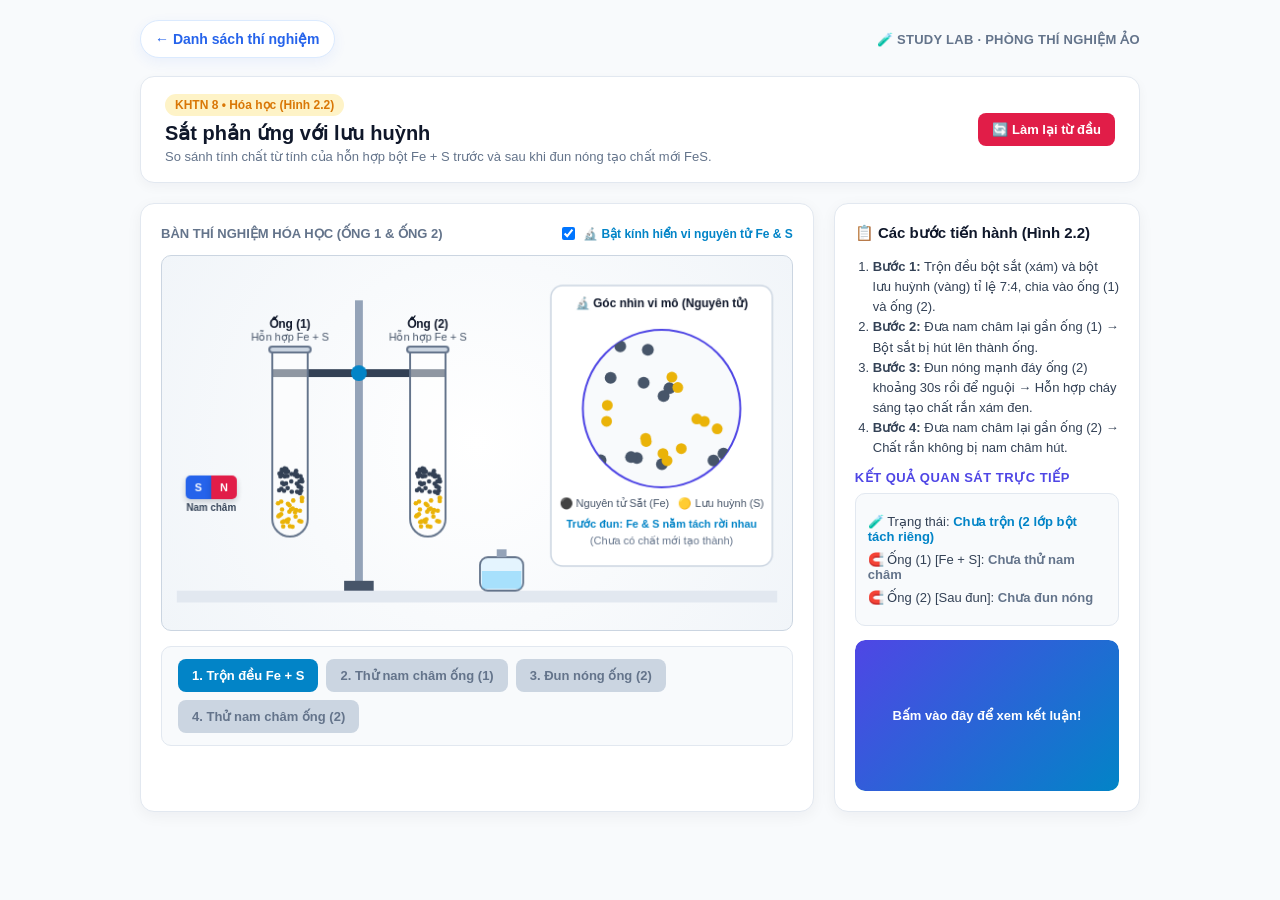
<file: experiments/sat-phan-ung-voi-luu-huynh.html>
<!DOCTYPE html>
<html lang="vi">
<head>
    <meta charset="UTF-8">
    <meta name="viewport" content="width=device-width, initial-scale=1, viewport-fit=cover">
    <title>Sắt phản ứng với lưu huỳnh | Study Lab</title>
    <style>
        body {
            font-family: 'Segoe UI', Tahoma, Geneva, Verdana, sans-serif;
            background-color: #f8fafc;
            color: #1e293b;
            margin: 0;
            padding: 20px;
            display: flex;
            flex-direction: column;
            align-items: center;
            user-select: none;
        }
        .container {
            width: 100%;
            max-width: 1000px;
        }
        /* Thanh điều hướng chọn thí nghiệm */
        .nav-tabs {
            display: flex;
            gap: 10px;
            margin-bottom: 16px;
            flex-wrap: wrap;
        }
        .tab-btn {
            background: #ffffff;
            color: #475569;
            border: 1px solid #cbd5e1;
            padding: 10px 18px;
            border-radius: 10px;
            font-weight: 600;
            font-size: 14px;
            cursor: pointer;
            transition: all 0.2s;
            display: flex;
            align-items: center;
            gap: 8px;
        }
        .tab-btn:hover {
            background: #f1f5f9;
        }
        .tab-btn.active {
            background: #4f46e5;
            color: #ffffff;
            border-color: #4f46e5;
            box-shadow: 0 4px 12px rgba(79, 70, 229, 0.25);
        }
        .header {
            background: #ffffff;
            border: 1px solid #e2e8f0;
            padding: 18px 24px;
            border-radius: 14px;
            margin-bottom: 20px;
            display: flex;
            justify-content: space-between;
            align-items: center;
            flex-wrap: wrap;
            gap: 15px;
            box-shadow: 0 4px 12px rgba(15, 23, 42, 0.04);
        }
        .main-grid {
            display: grid;
            grid-template-columns: 2.2fr 1fr;
            gap: 20px;
        }
        @media (max-width: 840px) {
            .main-grid { grid-template-columns: 1fr; }
        }
        .card {
            background: #ffffff;
            border: 1px solid #e2e8f0;
            border-radius: 14px;
            padding: 20px;
            box-shadow: 0 4px 15px rgba(15, 23, 42, 0.05);
        }
        canvas {
            background: radial-gradient(circle at center, #ffffff 0%, #f1f5f9 100%);
            border: 1px solid #cbd5e1;
            border-radius: 10px;
            width: 100%;
            height: auto;
            display: block;
        }
        button.action-btn {
            background: #4f46e5;
            color: white;
            border: none;
            padding: 9px 14px;
            border-radius: 8px;
            cursor: pointer;
            font-weight: 600;
            font-size: 13px;
            transition: all 0.15s ease;
        }
        button.action-btn:hover { background: #4338ca; transform: translateY(-1px); }
        button.action-btn:disabled {
            background: #cbd5e1 !important;
            color: #64748b;
            cursor: not-allowed;
            transform: none;
            box-shadow: none !important;
        }
        .btn-reset { background: #e11d48 !important; }
        .btn-reset:hover { background: #be123c !important; }
        .btn-burner-on { background: #ea580c !important; box-shadow: 0 0 12px rgba(234, 88, 12, 0.4); }
        .btn-burner-off { background: #64748b !important; }
        .btn-active-step {
            outline: 2px solid #4f46e5;
            outline-offset: 2px;
        }
        
        .weight-btn {
            width: 42px;
            height: 42px;
            background: #f1f5f9;
            border-radius: 10px;
            border: 2px solid #cbd5e1;
            color: #334155;
            font-weight: bold;
            cursor: pointer;
            display: inline-flex;
            align-items: center;
            justify-content: center;
            margin-right: 8px;
        }
        .weight-btn:hover { background: #e2e8f0; }
        .weight-btn.active {
            background: #4f46e5;
            border-color: #4f46e5;
            color: white;
            box-shadow: 0 4px 10px rgba(79, 70, 229, 0.3);
        }
        .badge {
            background: #e0f2fe;
            color: #0284c7;
            padding: 4px 10px;
            border-radius: 20px;
            font-size: 12px;
            font-weight: 600;
        }
        .badge-chem {
            background: #fef3c7;
            color: #d97706;
        }
        .hidden { display: none !important; }
        .status-box p { margin: 8px 0; }
        .conclusion-box {
            background: #ecfdf5;
            border: 1px solid #a7f3d0;
            color: #065f46;
            padding: 12px;
            border-radius: 8px;
            font-size: 12.5px;
            margin-top: 12px;
            line-height: 1.5;
        }
    
        /* Miếng che kết luận: nhấn để mở, đặt lại để che lại */
        .conclusion-wrapper {
            position: relative;
            overflow: hidden;
            border-radius: 10px;
            margin-top: 14px;
        }
        .conclusion-cover {
            position: absolute;
            inset: 0;
            width: 100%;
            height: 100%;
            box-sizing: border-box;
            border: 0;
            background: linear-gradient(135deg, #4f46e5, #0284c7);
            color: #fff;
            display: flex;
            flex-direction: column;
            align-items: center;
            justify-content: center;
            font: 600 13px 'Segoe UI', Tahoma, sans-serif;
            cursor: pointer;
            border-radius: 10px;
            transition: transform .4s ease, opacity .4s ease, background .2s ease;
            z-index: 2;
            text-align: center;
            padding: 15px;
            box-shadow: 0 4px 12px rgba(0, 0, 0, .15);
        }
        .conclusion-cover:hover { background: linear-gradient(135deg, #4338ca, #0369a1); }
        .conclusion-cover:focus-visible { outline: 3px solid #f59e0b; outline-offset: -5px; }
        .conclusion-cover.revealed {
            transform: translateY(100%);
            opacity: 0;
            pointer-events: none;
        }

    </style>

    <style>
      .nav-tabs { display: none !important; }
      .lab-topbar { max-width: 1000px; width: 100%; margin: 0 auto 18px; display:flex; align-items:center; justify-content:space-between; gap:12px; flex-wrap:wrap; }
      .back-link { display:inline-flex; align-items:center; gap:8px; padding:10px 14px; border-radius:999px; background:#fff; border:1px solid #dbeafe; color:#2563eb; text-decoration:none; font-size:14px; font-weight:700; box-shadow:0 4px 14px rgba(37,99,235,.07); transition:transform .2s, box-shadow .2s; }
      .back-link:hover { transform:translateY(-2px); box-shadow:0 8px 20px rgba(37,99,235,.12); }
      .lab-brand { color:#64748b; font-size:13px; font-weight:700; letter-spacing:.02em; }
      @media(max-width:600px){ .lab-topbar{align-items:flex-start;} .lab-brand{width:100%;} }
    </style>
    <link rel="stylesheet" href="../assets/css/experiment-mobile.css">
</head>
<body>
    <div class="container">
        <div class="lab-topbar">
            <a class="back-link" href="../index.html">← Danh sách thí nghiệm</a>
            <span class="lab-brand">🧪 STUDY LAB · PHÒNG THÍ NGHIỆM ẢO</span>
        </div>
        
        <!-- Menu chọn bài thí nghiệm -->
        <div class="nav-tabs">
            <button class="tab-btn active" id="tabFes" onclick="switchLab('fes')">
                🔥 Sắt + Lưu huỳnh
            </button>
            <button class="tab-btn" id="tabChem" onclick="switchLab('chem')">
                🧪 Sự chuyển thể của nước
            </button>
            <button class="tab-btn" id="tabPhys" onclick="switchLab('phys')">
                ⚖️ Tác dụng làm quay của lực
            </button>
        </div>

        <!-- ========================================================= -->
        <!-- KHU VỰC THÍ NGHIỆM 3: HÓA HỌC (SẮT + LƯU HUỲNH - HÌNH 2.2)-->
        <!-- ========================================================= -->
        <div id="fesSection">
            <div class="header">
                <div>
                    <span class="badge badge-chem">KHTN 8 &bull; Hóa học (Hình 2.2)</span>
                    <h1 style="margin: 8px 0 4px 0; font-size: 20px; color: #0f172a;">Sắt phản ứng với lưu huỳnh</h1>
                    <p style="color: #64748b; font-size: 13px; margin: 0;">So sánh tính chất từ tính của hỗn hợp bột Fe + S trước và sau khi đun nóng tạo chất mới FeS.</p>
                </div>
                <button class="action-btn btn-reset" onclick="resetFesLab()">🔄 Làm lại từ đầu</button>
            </div>

            <div class="main-grid">
                <div class="card">
                    <div style="display: flex; justify-content: space-between; align-items: center; margin-bottom: 12px;">
                        <span style="font-size: 13px; color: #64748b; font-weight: 600;">BÀN THÍ NGHIỆM HÓA HỌC (ỐNG 1 & ỐNG 2)</span>
                        <label style="font-size: 12px; color: #0284c7; font-weight: 600; cursor: pointer; display: flex; align-items: center; gap: 5px;">
                            <input type="checkbox" id="toggleFesAtoms" checked> 🔬 Bật kính hiển vi nguyên tử Fe & S
                        </label>
                    </div>

                    <canvas id="fesCanvas" width="640" height="380"></canvas>

                    <!-- Bảng điều khiển tương tác từng bước -->
                    <div style="display: flex; align-items: center; justify-content: space-between; background: #f8fafc; padding: 12px 16px; border-radius: 10px; border: 1px solid #e2e8f0; margin-top: 15px; flex-wrap: wrap; gap: 8px;">
                        <div style="display: flex; align-items: center; gap: 8px; flex-wrap: wrap;">
                            <button id="btnFesMix" class="action-btn" style="background: #0284c7;" onclick="fesActionMix()">1. Trộn đều Fe + S</button>
                            <button id="btnFesMag1" class="action-btn" style="background: #4f46e5;" onclick="fesActionMagnet1()" disabled>2. Thử nam châm ống (1)</button>
                            <button id="btnFesHeat" class="action-btn" style="background: #ea580c;" onclick="fesActionHeat()" disabled>3. Đun nóng ống (2)</button>
                            <button id="btnFesMag2" class="action-btn" style="background: #059669;" onclick="fesActionMagnet2()" disabled>4. Thử nam châm ống (2)</button>
                        </div>
                    </div>
                </div>

                <div class="card" style="display: flex; flex-direction: column; justify-content: space-between;">
                    <div>
                        <h3 style="margin-top: 0; font-size: 15px; color: #0f172a;">📋 Các bước tiến hành (Hình 2.2)</h3>
                        <ol style="padding-left: 18px; font-size: 13px; color: #334155; line-height: 1.55; margin-bottom: 12px;">
                            <li><b>Bước 1:</b> Trộn đều bột sắt (xám) và bột lưu huỳnh (vàng) tỉ lệ 7:4, chia vào ống (1) và ống (2).</li>
                            <li><b>Bước 2:</b> Đưa nam châm lại gần ống (1) &rarr; Bột sắt bị hút lên thành ống.</li>
                            <li><b>Bước 3:</b> Đun nóng mạnh đáy ống (2) khoảng 30s rồi để nguội &rarr; Hỗn hợp cháy sáng tạo chất rắn xám đen.</li>
                            <li><b>Bước 4:</b> Đưa nam châm lại gần ống (2) &rarr; Chất rắn không bị nam châm hút.</li>
                        </ol>

                        <h4 style="color: #4f46e5; font-size: 13px; text-transform: uppercase; letter-spacing: 0.5px; margin: 10px 0 8px 0;">Kết quả quan sát trực tiếp</h4>
                        <div class="status-box" style="background: #f8fafc; padding: 12px; border-radius: 10px; border: 1px solid #e2e8f0; font-size: 13px; color: #334155;">
                            <p>🧪 Trạng thái: <span id="fesStepText" style="color: #0284c7; font-weight: bold;">Chưa trộn (2 lớp bột tách riêng)</span></p>
                            <p>🧲 Ống (1) [Fe + S]: <span id="fesTube1Res" style="color: #64748b; font-weight: bold;">Chưa thử nam châm</span></p>
                            <p>🧲 Ống (2) [Sau đun]: <span id="fesTube2Res" style="color: #64748b; font-weight: bold;">Chưa đun nóng</span></p>
                        </div>

                        <div class="conclusion-wrapper" id="conclusion-fes">
                            <div class="conclusion-cover" role="button" tabindex="0" aria-label="Bấm vào đây để xem kết luận" onclick="revealConclusion(this)" onkeydown="if(event.key === 'Enter' || event.key === ' '){event.preventDefault();revealConclusion(this)}">
                                Bấm vào đây để xem kết luận!
                            </div>
<div class="conclusion-box">
                            <b>💡 Kết luận rút ra:</b><br>
                            &bull; <b>Ống (1):</b> Chỉ là hỗn hợp cơ học, sắt giữ nguyên tính từ &rarr; <b>Biến đổi vật lí</b>.<br>
                            &bull; <b>Ống (2):</b> Sinh ra chất mới <b>Sắt(II) sulfide (FeS)</b> không còn bị nam châm hút &rarr; <b>Biến đổi hóa học</b>.
                        </div>
                        </div>
                    </div>
                </div>
            </div>
        </div>

        <!-- ========================================================= -->
        <!-- KHU VỰC THÍ NGHIỆM 2: HÓA HỌC (SỰ CHUYỂN THỂ CỦA NƯỚC)    -->
        <!-- ========================================================= -->
        <div id="chemSection" class="hidden">
            <div class="header">
                <div>
                    <span class="badge badge-chem">KHTN 8 &bull; Hóa học (Hình 2.1)</span>
                    <h1 style="margin: 8px 0 4px 0; font-size: 20px; color: #0f172a;">Sự chuyển thể của nước</h1>
                    <p style="color: #64748b; font-size: 13px; margin: 0;">Đun nóng nước đá từ 0°C lên 100°C hoặc làm lạnh để quan sát quá trình chuyển thể.</p>
                </div>
                <button class="action-btn btn-reset" onclick="resetChemLab()">🔄 Đặt lại nước đá (0°C)</button>
            </div>

            <div class="main-grid">
                <div class="card">
                    <div style="display: flex; justify-content: space-between; align-items: center; margin-bottom: 12px;">
                        <span style="font-size: 13px; color: #64748b; font-weight: 600;">BÀN THÍ NGHIỆM HÓA HỌC</span>
                        <label style="font-size: 12px; color: #0284c7; font-weight: 600; cursor: pointer; display: flex; align-items: center; gap: 5px;">
                            <input type="checkbox" id="toggleMolecules" checked> 🔬 Bật kính hiển vi phân tử H₂O
                        </label>
                    </div>

                    <canvas id="chemCanvas" width="640" height="380"></canvas>

                    <div style="display: flex; align-items: center; justify-content: space-between; background: #f8fafc; padding: 12px 16px; border-radius: 10px; border: 1px solid #e2e8f0; margin-top: 15px; flex-wrap: wrap; gap: 12px;">
                        <div style="display: flex; align-items: center; gap: 10px;">
                            <button id="btnBurner" class="action-btn btn-burner-off" onclick="toggleBurner()">🔥 Bật đèn cồn</button>
                            <button class="action-btn" style="background: #0284c7;" onclick="coolDownWater()">❄️ Làm lạnh (Ngưng tụ/Đông đặc)</button>
                        </div>
                        <div style="display: flex; align-items: center; gap: 8px;">
                            <span style="font-size: 12px; color: #475569; font-weight: 600;">Chỉnh nhanh nhiệt độ:</span>
                            <input type="range" id="tempSlider" min="-10" max="110" value="0" oninput="manualTemp(this.value)" style="cursor: pointer;">
                        </div>
                    </div>
                </div>

                <div class="card" style="display: flex; flex-direction: column; justify-content: space-between;">
                    <div>
                        <h3 style="margin-top: 0; font-size: 15px; color: #0f172a;">📋 Các bước tiến hành (Hình 2.1)</h3>
                        <ol style="padding-left: 18px; font-size: 13px; color: #334155; line-height: 1.6; margin-bottom: 12px;">
                            <li><b>Bước a (0°C):</b> Cho nước đá viên vào cốc thủy tinh, đặt trên kiềng sắt và cắm nhiệt kế.</li>
                            <li><b>Bước b (~25°C):</b> Để đá tan hết thành nước lỏng ở nhiệt độ phòng.</li>
                            <li><b>Bước c (100°C):</b> Bấm <b>Bật đèn cồn</b> đun nóng đến khi nước sôi và bốc hơi mạnh.</li>
                            <li><i>Quá trình ngược:</i> Bấm <b>Làm lạnh</b> để quan sát hơi nước ngưng tụ và đông đặc lại.</li>
                        </ol>

                        <h4 style="color: #4f46e5; font-size: 13px; text-transform: uppercase; letter-spacing: 0.5px; margin: 12px 0 8px 0;">Theo dõi trạng thái</h4>
                        <div class="status-box" style="background: #f8fafc; padding: 12px; border-radius: 10px; border: 1px solid #e2e8f0; font-size: 13px; color: #334155;">
                            <p>🌡️ Nhiệt độ nhiệt kế: <span id="tempDisplay" style="color: #e11d48; font-weight: bold; font-size: 15px;">0.0 °C</span></p>
                            <p>🧊 Thể tồn tại: <span id="stateDisplay" style="color: #0284c7; font-weight: bold;">Thể rắn (Nước đá đang tan)</span></p>
                            <p>🧪 Công thức hóa học: <span style="color: #059669; font-weight: bold;">Vẫn là H₂O (Không đổi)</span></p>
                        </div>

                        <div class="conclusion-wrapper" id="conclusion-chem">
                            <div class="conclusion-cover" role="button" tabindex="0" aria-label="Bấm vào đây để xem kết luận" onclick="revealConclusion(this)" onkeydown="if(event.key === 'Enter' || event.key === ' '){event.preventDefault();revealConclusion(this)}">
                                Bấm vào đây để xem kết luận!
                            </div>
<div class="conclusion-box">
                            <b>💡 Kết luận rút ra:</b><br>
                            Trong quá trình nóng chảy, sôi, ngưng tụ hay đông đặc, nước chỉ thay đổi về <b>trạng thái (thể)</b> chứ <b>không biến đổi thành chất khác</b>. Đây là <b>biến đổi vật lí</b>.
                        </div>
                        </div>
                    </div>
                </div>
            </div>
        </div>

        <!-- ========================================================= -->
        <!-- KHU VỰC THÍ NGHIỆM 1: VẬT LÝ (TÁC DỤNG LÀM QUAY CỦA LỰC)  -->
        <!-- ========================================================= -->
        <div id="physSection" class="hidden">
            <div class="header">
                <div>
                    <span class="badge">KHTN 8 &bull; Vật lý (Hình 18.1)</span>
                    <h1 style="margin: 8px 0 4px 0; font-size: 20px; color: #0f172a;">Tác dụng làm quay của lực</h1>
                    <p style="color: #64748b; font-size: 13px; margin: 0;">Thanh đòn có quán tính, ma sát trục quay và quả nặng luôn hướng thẳng đứng theo trọng lực.</p>
                </div>
                <button class="action-btn btn-reset" onclick="resetPhysLab()">🔄 Đặt lại thí nghiệm</button>
            </div>

            <div class="main-grid">
                <div class="card">
                    <div style="display: flex; justify-content: space-between; align-items: center; margin-bottom: 12px;">
                        <span style="font-size: 13px; color: #64748b; font-weight: 600;">BÀN THÍ NGHIỆM VẬT LÝ</span>
                        <span id="hoverHint" style="font-size: 12px; color: #0284c7; font-weight: 500;">Di chuột vào các lỗ trên thanh để chọn vị trí</span>
                    </div>
                    
                    <canvas id="physCanvas" width="640" height="360" style="cursor: pointer;"></canvas>

                    <div style="display: flex; align-items: center; justify-content: space-between; background: #f8fafc; padding: 12px 16px; border-radius: 10px; border: 1px solid #e2e8f0; margin-top: 15px; flex-wrap: wrap; gap: 10px;">
                        <div style="display: flex; align-items: center;">
                            <span style="font-size: 13px; margin-right: 12px; color: #334155; font-weight: 500;">Số quả nặng treo thêm:</span>
                            <button class="weight-btn active" id="btnW1" onclick="selectWeight(1)">1</button>
                            <button class="weight-btn" id="btnW2" onclick="selectWeight(2)">2</button>
                            <button class="weight-btn" id="btnW3" onclick="selectWeight(3)">3</button>
                        </div>
                        <div style="font-size: 12px; color: #64748b; text-align: right;">
                            <div>🖱️ <b>Click trái:</b> Treo thêm quả nặng</div>
                            <div>🖱️ <b>Click phải:</b> Tháo quả nặng</div>
                        </div>
                    </div>
                </div>

                <div class="card" style="display: flex; flex-direction: column; justify-content: space-between;">
                    <div>
                        <h3 style="margin-top: 0; font-size: 15px; color: #0f172a;">📋 Quy trình SGK (Hình 18.1)</h3>
                        <ol style="padding-left: 18px; font-size: 13px; color: #334155; line-height: 1.6; margin-bottom: 15px;">
                            <li>Treo quả nặng vào <b>trục quay O</b> (ở giữa) &rarr; Quan sát thanh có quay không.</li>
                            <li>Tháo ra, treo vào <b>điểm A</b> (mút trái) &rarr; Quan sát chiều quay.</li>
                            <li>Tháo ra, treo vào <b>điểm C</b> (mút phải) &rarr; So sánh chiều quay với khi treo ở A.</li>
                        </ol>
                        <hr style="border: 0; border-top: 1px solid #e2e8f0; margin: 15px 0;">
                        <h4 style="color: #4f46e5; font-size: 13px; text-transform: uppercase; letter-spacing: 0.5px; margin-bottom: 10px;">Phân tích vật lý trực tiếp</h4>
                        <div class="status-box" style="background: #f8fafc; padding: 14px; border-radius: 10px; border: 1px solid #e2e8f0; font-size: 13px; color: #334155;">
                            <p>🔹 Momen bên trái (A): <span id="leftTorqueText" style="color: #0284c7; font-weight: bold;">0</span></p>
                            <p>🔹 Momen bên phải (C): <span id="rightTorqueText" style="color: #0284c7; font-weight: bold;">0</span></p>
                            <p>🔹 Góc lệch hiện tại: <span id="angleText" style="color: #0f172a; font-weight: bold;">0.0°</span></p>
                            <div id="resultStatus" style="color: #059669; font-weight: 600; margin-top: 10px; border-top: 1px solid #e2e8f0; padding-top: 10px; line-height: 1.4;">
                                Thanh đang nằm cân bằng theo phương ngang.
                            </div>
                        </div>
                        <div class="conclusion-wrapper" id="conclusion-phys">
                            <div class="conclusion-cover" role="button" tabindex="0" aria-label="Bấm vào đây để xem kết luận" onclick="revealConclusion(this)" onkeydown="if(event.key === 'Enter' || event.key === ' '){event.preventDefault();revealConclusion(this)}">
                                Bấm vào đây để xem kết luận!
                            </div>
                            <div class="conclusion-box">
                                <b>💡 Kết luận:</b><br>
                                Lực có thể làm vật quay quanh trục. Tác dụng làm quay phụ thuộc vào độ lớn của lực và khoảng cách từ trục quay đến giá của lực. Lực có giá đi qua trục quay không làm thanh quay; lực tác dụng ở hai phía của trục có thể làm thanh quay theo hai chiều ngược nhau.
                            </div>
                        </div>
                    </div>
                </div>
            </div>
        </div>
    </div>

    <script>
        // ==========================================
        // CHUYỂN ĐỔI GIỮA 3 THÍ NGHIỆM
        // ==========================================
        let currentTab = 'fes';

        function revealConclusion(element) {
            if (!element) return;
            element.classList.add('revealed');
            element.setAttribute('aria-hidden', 'true');
        }

        function resetConclusionCover(id) {
            const wrapper = document.getElementById('conclusion-' + id);
            const cover = wrapper && wrapper.querySelector('.conclusion-cover');
            if (cover) {
                cover.classList.remove('revealed');
                cover.removeAttribute('aria-hidden');
            }
        }

        function switchLab(tab) {
            currentTab = tab;
            document.getElementById('fesSection').classList.toggle('hidden', tab !== 'fes');
            document.getElementById('chemSection').classList.toggle('hidden', tab !== 'chem');
            document.getElementById('physSection').classList.toggle('hidden', tab !== 'phys');

            document.getElementById('tabFes').classList.toggle('active', tab === 'fes');
            document.getElementById('tabChem').classList.toggle('active', tab === 'chem');
            document.getElementById('tabPhys').classList.toggle('active', tab === 'phys');
        }

        switchLab('fes');

        // =========================================================================
        // LOGIC THÍ NGHIỆM 3: SẮT TÁC DỤNG VỚI LƯU HUỲNH (ANIMATION MƯỢT MÀ)
        // =========================================================================
        const fesCanvas = document.getElementById('fesCanvas');
        const fesCtx = fesCanvas.getContext('2d');

        let fesMixed = false;
        let fesMixProgress = 0;         // 0 -> 1: hiệu ứng lắc/trộn đều 2 lớp bột
        let fesMagnetTarget = 'none';   // 'none' | 'tube1' | 'tube2'
        let fesMagnetX = 55;            // Tọa độ X hiện tại của nam châm (trượt mượt)
        let fesMagnetY = 210;
        let fesHeating = false;         // Đang bật đèn cồn đun ống 2
        let fesHeatTimer = 0;           // Đếm thời gian đun & phản ứng tỏa nhiệt
        let fesTube2Temp = 25;          // Nhiệt độ đáy ống 2 (°C)
        let fesReactionDone = false;    // Đã biến đổi hoàn toàn thành FeS chưa
        let fesBurnerX = 335;           // Tọa độ X đèn cồn (trượt mượt vào dưới ống 2)
        let fesSmokes = [];             // Khói lưu huỳnh bay nhẹ trong ống khi đun
        let fesSparks = [];             // Tia sáng đỏ rực trong khối bột khi phản ứng

        // Tạo các hạt bột Fe (xám sẫm) và bột S (vàng tươi) trong 2 ống nghiệm
        let tube1Particles = [];
        let tube2Particles = [];
        let fesAtoms = [];              // Các nguyên tử Fe và S cho kính hiển vi

        function initFesParticles() {
            tube1Particles = [];
            tube2Particles = [];
            // Mỗi ống có 70 hạt (40 Fe màu xám, 30 S màu vàng)
            for (let i = 0; i < 70; i++) {
                let isIron = i < 40;
                // Trước khi trộn: S ở lớp dưới, Fe ở lớp trên
                let unmixedY = isIron ? (215 + Math.random() * 28) : (244 + Math.random() * 32);
                let mixedY = 215 + Math.random() * 62;
                let rx = (Math.random() - 0.5) * 26;

                tube1Particles.push({
                    isIron: isIron,
                    rx: rx,
                    unmixedY: unmixedY,
                    mixedY: mixedY,
                    x: 130 + rx,
                    y: unmixedY,
                    attractedOffset: 0
                });

                tube2Particles.push({
                    isIron: isIron,
                    rx: rx,
                    unmixedY: unmixedY,
                    mixedY: mixedY,
                    x: 270 + rx,
                    y: unmixedY
                });
            }

            // Khởi tạo 12 cặp nguyên tử Fe & S cho kính hiển vi
            fesAtoms = [];
            for (let i = 0; i < 12; i++) {
                fesAtoms.push({
                    feX: (Math.random() - 0.5) * 120,
                    feY: (Math.random() - 0.5) * 120,
                    sX: (Math.random() - 0.5) * 120,
                    sY: (Math.random() - 0.5) * 120,
                    vx1: (Math.random() - 0.5) * 1.4,
                    vy1: (Math.random() - 0.5) * 1.4,
                    vx2: (Math.random() - 0.5) * 1.4,
                    vy2: (Math.random() - 0.5) * 1.4,
                    bondAngle: Math.random() * Math.PI * 2
                });
            }
        }
        initFesParticles();

        function fesActionMix() {
            fesMixed = true;
            document.getElementById('btnFesMix').disabled = true;
            document.getElementById('btnFesMag1').disabled = false;
            document.getElementById('btnFesHeat').disabled = false;
            document.getElementById('fesStepText').innerText = "Đã trộn đều hỗn hợp Fe + S vào 2 ống";
        }

        function fesActionMagnet1() {
            fesMagnetTarget = (fesMagnetTarget === 'tube1') ? 'none' : 'tube1';
            if (fesMagnetTarget === 'tube1') {
                document.getElementById('fesTube1Res').innerText = "Bột sắt bị nam châm hút mạnh về thành ống!";
                document.getElementById('fesTube1Res').style.color = "#0284c7";
            }
        }

        function fesActionHeat() {
            fesMagnetTarget = 'none'; // Rút nam châm ra để đun ống 2
            fesHeating = true;
            fesHeatTimer = 0;
            document.getElementById('btnFesHeat').disabled = true;
            document.getElementById('fesStepText').innerText = "Đang đun nóng mạnh đáy ống nghiệm (2)...";
            document.getElementById('fesTube2Res').innerText = "Đang đun nóng (Phản ứng tỏa nhiệt)...";
            document.getElementById('fesTube2Res').style.color = "#ea580c";
        }

        function fesActionMagnet2() {
            fesMagnetTarget = (fesMagnetTarget === 'tube2') ? 'none' : 'tube2';
            if (fesMagnetTarget === 'tube2') {
                document.getElementById('fesTube2Res').innerText = "KHÔNG bị nam châm hút (Đã thành chất mới FeS)!";
                document.getElementById('fesTube2Res').style.color = "#e11d48";
            }
        }

        function resetFesLab() {
            resetConclusionCover('fes');
            fesMixed = false;
            fesMixProgress = 0;
            fesMagnetTarget = 'none';
            fesMagnetX = 55;
            fesHeating = false;
            fesHeatTimer = 0;
            fesTube2Temp = 25;
            fesReactionDone = false;
            fesBurnerX = 335;
            fesSmokes = [];
            fesSparks = [];
            initFesParticles();

            document.getElementById('btnFesMix').disabled = false;
            document.getElementById('btnFesMag1').disabled = true;
            document.getElementById('btnFesHeat').disabled = true;
            document.getElementById('btnFesMag2').disabled = true;

            document.getElementById('fesStepText').innerText = "Chưa trộn (2 lớp bột tách riêng)";
            document.getElementById('fesTube1Res').innerText = "Chưa thử nam châm";
            document.getElementById('fesTube1Res').style.color = "#64748b";
            document.getElementById('fesTube2Res').innerText = "Chưa đun nóng";
            document.getElementById('fesTube2Res').style.color = "#64748b";
        }

        function updateFesPhysics() {
            // 1. Animation trộn đều 2 lớp bột
            if (fesMixed && fesMixProgress < 1) {
                fesMixProgress = Math.min(1, fesMixProgress + 0.025);
            }

            // 2. Animation di chuyển mượt của Nam châm
            let targetMagX = 50;
            let targetMagY = 235;
            if (fesMagnetTarget === 'tube1') {
                targetMagX = 82; // Áp sát bên trái ống 1 (tâm ống 1 ở x=130)
                targetMagY = 232;
            } else if (fesMagnetTarget === 'tube2') {
                targetMagX = 318; // Áp sát bên phải ống 2 (tâm ống 2 ở x=270)
                targetMagY = 232;
            }
            fesMagnetX += (targetMagX - fesMagnetX) * 0.12;
            fesMagnetY += (targetMagY - fesMagnetY) * 0.12;

            // 3. Cập nhật vị trí từng hạt trong ống (1) - Bột sắt bị hút về phía nam châm
            let magDist1 = Math.abs(fesMagnetX - 82);
            let pullStrength1 = (fesMagnetTarget === 'tube1' && magDist1 < 25) ? (1 - magDist1 / 25) : 0;

            tube1Particles.forEach(p => {
                let baseY = p.unmixedY * (1 - fesMixProgress) + p.mixedY * fesMixProgress;
                let baseX = 130 + p.rx;

                if (p.isIron && pullStrength1 > 0) {
                    // Các hạt sắt bị hút dạt sang thành trái ống nghiệm và nhô lên sát cực nam châm
                    let attractX = 115 + (Math.sin(p.mixedY) * 3);
                    let attractY = 212 + (p.mixedY - 215) * 0.65;
                    p.x += (attractX - p.x) * 0.15;
                    p.y += (attractY - p.y) * 0.15;
                } else {
                    p.x += (baseX - p.x) * 0.15;
                    p.y += (baseY - p.y) * 0.15;
                }
            });

            // 4. Cập nhật quá trình đun nóng & phản ứng hóa học ở ống (2)
            let targetBurnerX = fesHeating ? 270 : 345;
            fesBurnerX += (targetBurnerX - fesBurnerX) * 0.1;

            if (fesHeating) {
                fesHeatTimer++;
                if (fesTube2Temp < 650) {
                    fesTube2Temp += 4.5;
                }
                // Tạo khói nhẹ bốc lên trong ống 2
                if (Math.random() < 0.35) {
                    fesSmokes.push({
                        x: 270 + (Math.random() - 0.5) * 16,
                        y: 215,
                        r: 4 + Math.random() * 4,
                        alpha: 0.45,
                        vy: -1.1 - Math.random() * 0.6
                    });
                }
                // Khi đủ nóng (> 450°C), phản ứng tỏa nhiệt bùng sáng đỏ rực trong lòng hỗn hợp
                if (fesTube2Temp > 420 && Math.random() < 0.6) {
                    fesSparks.push({
                        x: 270 + (Math.random() - 0.5) * 24,
                        y: 225 + Math.random() * 48,
                        r: 2 + Math.random() * 3,
                        life: 1.0
                    });
                }
                // Sau khoảng 3.2 giây đun nóng mạnh -> Tự động tắt đèn cồn và để nguội như SGK
                if (fesHeatTimer > 190) {
                    fesHeating = false;
                    fesReactionDone = true;
                    document.getElementById('btnFesMag2').disabled = false;
                    document.getElementById('fesStepText').innerText = "Đã đun xong & để nguội! Sẵn sàng thử nam châm ống (2)";
                    document.getElementById('fesTube2Res').innerText = "Tạo thành chất rắn xám đen FeS (Đã nguội)";
                    document.getElementById('fesTube2Res').style.color = "#059669";
                }
            } else {
                // Nguội dần về nhiệt độ phòng 25°C
                if (fesTube2Temp > 25) {
                    fesTube2Temp = Math.max(25, fesTube2Temp - 3.5);
                }
            }

            // Cập nhật khói và tia lửa phản ứng
            for (let i = fesSmokes.length - 1; i >= 0; i--) {
                fesSmokes[i].y += fesSmokes[i].vy;
                fesSmokes[i].r += 0.08;
                fesSmokes[i].alpha -= 0.007;
                if (fesSmokes[i].alpha <= 0) fesSmokes.splice(i, 1);
            }
            for (let i = fesSparks.length - 1; i >= 0; i--) {
                fesSparks[i].life -= 0.05;
                if (fesSparks[i].life <= 0) fesSparks.splice(i, 1);
            }
        }

        function drawFesLab() {
            fesCtx.clearRect(0, 0, fesCanvas.width, fesCanvas.height);

            // Mặt bàn thí nghiệm
            fesCtx.fillStyle = '#e2e8f0';
            fesCtx.fillRect(15, 340, 610, 12);

            // 1. Giá thí nghiệm kép giữ 2 ống nghiệm
            fesCtx.fillStyle = '#475569';
            fesCtx.fillRect(185, 330, 30, 10); // Đế giá
            fesCtx.fillStyle = '#94a3b8';
            fesCtx.fillRect(196, 45, 8, 285);   // Trụ đứng ở giữa 2 ống

            // Thanh kẹp ngang giữ ống (1) ở x=130 và ống (2) ở x=270
            fesCtx.fillStyle = '#334155';
            fesCtx.fillRect(112, 115, 176, 8);
            fesCtx.beginPath();
            fesCtx.arc(200, 119, 8, 0, Math.PI * 2);
            fesCtx.fillStyle = '#0284c7';
            fesCtx.fill();

            // 2. Vẽ Ống nghiệm (1) - Đối chứng (bên trái, x=130)
            drawGlassTube(fesCtx, 130, 95, 36, 190, "Ống (1)", "Hỗn hợp Fe + S", false, 25);
            // Vẽ các hạt bột Fe & S trong ống 1
            tube1Particles.forEach(p => {
                fesCtx.beginPath();
                fesCtx.arc(p.x, p.y, 2.3, 0, Math.PI * 2);
                fesCtx.fillStyle = p.isIron ? '#334155' : '#eab308';
                fesCtx.fill();
            });

            // 3. Vẽ Ống nghiệm (2) - Đun nóng phản ứng (bên phải, x=270)
            drawGlassTube(fesCtx, 270, 95, 36, 190, "Ống (2)", fesReactionDone ? "Hợp chất FeS" : "Hỗn hợp Fe + S", fesReactionDone || fesTube2Temp > 380, fesTube2Temp);

            if (!fesReactionDone && fesTube2Temp <= 420) {
                // Chưa phản ứng xong: vẽ các hạt bột Fe + S
                tube2Particles.forEach(p => {
                    let baseY = p.unmixedY * (1 - fesMixProgress) + p.mixedY * fesMixProgress;
                    fesCtx.beginPath();
                    fesCtx.arc(270 + p.rx, baseY, 2.3, 0, Math.PI * 2);
                    fesCtx.fillStyle = p.isIron ? '#334155' : '#eab308';
                    fesCtx.fill();
                });
            } else {
                // Đã tạo thành khối rắn xám đen Sắt(II) sulfide (FeS)
                fesCtx.save();
                fesCtx.beginPath();
                fesCtx.roundRect(254, 218, 32, 63, [2, 2, 14, 14]);
                fesCtx.fillStyle = '#1e293b';
                fesCtx.fill();

                // Hiệu ứng ánh đỏ rực của phản ứng tỏa nhiệt khi đang nóng
                if (fesTube2Temp > 120) {
                    let glowAlpha = Math.min(0.85, (fesTube2Temp - 120) / 500);
                    fesCtx.fillStyle = `rgba(239, 68, 68, ${glowAlpha})`;
                    fesCtx.fill();
                }
                fesCtx.restore();
            }

            // Vẽ các tia sáng rực cháy bên trong khối phản ứng ống 2
            fesSparks.forEach(sp => {
                fesCtx.beginPath();
                fesCtx.arc(sp.x, sp.y, sp.r, 0, Math.PI * 2);
                fesCtx.fillStyle = `rgba(253, 224, 71, ${sp.life})`;
                fesCtx.fill();
            });

            // Vẽ khói bốc lên trong ống 2
            fesSmokes.forEach(sm => {
                fesCtx.beginPath();
                fesCtx.arc(sm.x, sm.y, sm.r, 0, Math.PI * 2);
                fesCtx.fillStyle = `rgba(234, 179, 8, ${sm.alpha})`;
                fesCtx.fill();
            });

            // 4. Vẽ Đèn cồn (trượt vào dưới ống 2 khi đun)
            drawAlcoholBurner(fesCtx, fesBurnerX, 300, fesHeating);

            // 5. Vẽ Thanh Nam Châm chữ U / Thanh thẳng có cực N-S
            drawMagnet(fesCtx, fesMagnetX, fesMagnetY, fesMagnetTarget === 'tube2');

            // 6. KÍNH HIỂN VI NGUYÊN TỬ (Góc phải màn hình)
            if (document.getElementById('toggleFesAtoms').checked) {
                drawFesMicroscope();
            }
        }

        function drawGlassTube(ctx, cx, topY, w, h, title, subTitle, isDarkened, temp) {
            ctx.save();
            // Ánh hồng nhiệt ở đáy ống khi đun nóng
            if (temp > 100) {
                let heatAlpha = Math.min(0.45, (temp - 100) / 800);
                ctx.fillStyle = `rgba(249, 115, 22, ${heatAlpha})`;
                ctx.beginPath();
                ctx.roundRect(cx - w/2 - 2, topY + h - 75, w + 4, 77, [0, 0, 18, 18]);
                ctx.fill();
            }

            // Thân ống thủy tinh
            ctx.fillStyle = 'rgba(255, 255, 255, 0.45)';
            ctx.strokeStyle = '#64748b';
            ctx.lineWidth = 2;
            ctx.beginPath();
            ctx.roundRect(cx - w/2, topY, w, h, [2, 2, 18, 18]);
            ctx.fill();
            ctx.stroke();

            // Vành miệng ống nghiệm
            ctx.beginPath();
            ctx.roundRect(cx - w/2 - 3, topY - 3, w + 6, 6, 3);
            ctx.fillStyle = '#cbd5e1';
            ctx.fill();
            ctx.stroke();

            // Nhãn tên ống nghiệm phía trên
            ctx.fillStyle = '#0f172a';
            ctx.font = 'bold 12px sans-serif';
            ctx.textAlign = 'center';
            ctx.fillText(title, cx, topY - 22);
            ctx.fillStyle = '#475569';
            ctx.font = '11px sans-serif';
            ctx.fillText(subTitle, cx, topY - 9);
            ctx.restore();
        }

        function drawAlcoholBurner(ctx, cx, topY, isLit) {
            ctx.save();
            // Bầu đèn cồn thủy tinh
            ctx.fillStyle = 'rgba(224, 242, 254, 0.85)';
            ctx.strokeStyle = '#64748b';
            ctx.lineWidth = 1.8;
            ctx.beginPath();
            ctx.roundRect(cx - 22, topY + 6, 44, 34, 8);
            ctx.fill();
            ctx.stroke();

            // Cồn lỏng
            ctx.fillStyle = 'rgba(56, 189, 248, 0.35)';
            ctx.fillRect(cx - 20, topY + 20, 40, 18);

            // Cổ bấc
            ctx.fillStyle = '#94a3b8';
            ctx.fillRect(cx - 5, topY - 2, 10, 8);

            // Ngọn lửa khi bật
            if (isLit) {
                let flicker = Math.sin(Date.now() / 55) * 2.5;
                ctx.beginPath();
                ctx.moveTo(cx - 7, topY - 2);
                ctx.quadraticCurveTo(cx - 12, topY - 20, cx + flicker, topY - 36);
                ctx.quadraticCurveTo(cx + 12, topY - 20, cx + 7, topY - 2);
                ctx.fillStyle = 'rgba(249, 115, 22, 0.88)';
                ctx.fill();

                ctx.beginPath();
                ctx.moveTo(cx - 3.5, topY - 2);
                ctx.quadraticCurveTo(cx - 6, topY - 12, cx + flicker * 0.4, topY - 22);
                ctx.quadraticCurveTo(cx + 6, topY - 12, cx + 3.5, topY - 2);
                ctx.fillStyle = '#38bdf8';
                ctx.fill();
            }
            ctx.restore();
        }

        function drawMagnet(ctx, cx, cy, flipPoles) {
            ctx.save();
            ctx.translate(cx, cy);
            // Thanh nam châm 2 cực Đỏ (N) - Xanh (S)
            ctx.shadowColor = 'rgba(15, 23, 42, 0.2)';
            ctx.shadowBlur = 6;
            ctx.shadowOffsetY = 3;

            // Nửa trái
            ctx.fillStyle = flipPoles ? '#e11d48' : '#2563eb';
            ctx.beginPath();
            ctx.roundRect(-26, -12, 26, 24, [5, 0, 0, 5]);
            ctx.fill();

            // Nửa phải (hướng về phía ống nghiệm)
            ctx.fillStyle = flipPoles ? '#2563eb' : '#e11d48';
            ctx.beginPath();
            ctx.roundRect(0, -12, 26, 24, [0, 5, 5, 0]);
            ctx.fill();

            ctx.shadowColor = 'transparent';
            ctx.fillStyle = '#ffffff';
            ctx.font = 'bold 11px sans-serif';
            ctx.textAlign = 'center';
            ctx.fillText(flipPoles ? 'N' : 'S', -13, 4);
            ctx.fillText(flipPoles ? 'S' : 'N', 13, 4);

            ctx.fillStyle = '#334155';
            ctx.font = 'bold 10px sans-serif';
            ctx.fillText("Nam châm", 0, 24);
            ctx.restore();
        }

        function drawFesMicroscope() {
            const boxX = 395;
            const boxY = 30;
            const boxW = 225;
            const boxH = 285;

            fesCtx.fillStyle = '#ffffff';
            fesCtx.strokeStyle = '#cbd5e1';
            fesCtx.lineWidth = 1.5;
            fesCtx.beginPath();
            fesCtx.roundRect(boxX, boxY, boxW, boxH, 12);
            fesCtx.fill();
            fesCtx.stroke();

            fesCtx.fillStyle = '#0f172a';
            fesCtx.font = 'bold 12px sans-serif';
            fesCtx.textAlign = 'center';
            fesCtx.fillText("🔬 Góc nhìn vi mô (Nguyên tử)", boxX + boxW / 2, boxY + 22);

            const cx = boxX + boxW / 2;
            const cy = boxY + 125;
            const radius = 80;

            fesCtx.save();
            fesCtx.beginPath();
            fesCtx.arc(cx, cy, radius, 0, Math.PI * 2);
            fesCtx.fillStyle = '#f8fafc';
            fesCtx.fill();
            fesCtx.strokeStyle = '#4f46e5';
            fesCtx.lineWidth = 2;
            fesCtx.stroke();
            fesCtx.clip();

            // Cập nhật & vẽ các nguyên tử Fe (xám) và S (vàng)
            fesAtoms.forEach((a, idx) => {
                if (!fesReactionDone && fesTube2Temp < 420) {
                    // Trước khi đun: Nguyên tử Fe và S chuyển động tách rời, độc lập
                    let speed = fesHeating ? 2.2 : 0.7;
                    a.feX += a.vx1 * speed;
                    a.feY += a.vy1 * speed;
                    a.sX += a.vx2 * speed;
                    a.sY += a.vy2 * speed;

                    if (a.feX < -65 || a.feX > 65) a.vx1 *= -1;
                    if (a.feY < -65 || a.feY > 65) a.vy1 *= -1;
                    if (a.sX < -65 || a.sX > 65) a.vx2 *= -1;
                    if (a.sY < -65 || a.sY > 65) a.vy2 *= -1;
                } else {
                    // Sau phản ứng: Mỗi nguyên tử Fe liên kết chặt với 1 nguyên tử S tạo phân tử FeS
                    a.feX += a.vx1 * 0.4;
                    a.feY += a.vy1 * 0.4;
                    if (a.feX < -60 || a.feX > 60) a.vx1 *= -1;
                    if (a.feY < -60 || a.feY > 60) a.vy1 *= -1;

                    let targetSX = a.feX + Math.cos(a.bondAngle) * 11;
                    let targetSY = a.feY + Math.sin(a.bondAngle) * 11;
                    a.sX += (targetSX - a.sX) * 0.15;
                    a.sY += (targetSY - a.sY) * 0.15;

                    // Vẽ thanh liên kết hóa học giữa Fe và S
                    fesCtx.strokeStyle = '#0f172a';
                    fesCtx.lineWidth = 2.5;
                    fesCtx.beginPath();
                    fesCtx.moveTo(cx + a.feX, cy + a.feY);
                    fesCtx.lineTo(cx + a.sX, cy + a.sY);
                    fesCtx.stroke();
                }

                // Nguyên tử Sắt (Fe - màu xám thép)
                fesCtx.beginPath();
                fesCtx.arc(cx + a.feX, cy + a.feY, 6, 0, Math.PI * 2);
                fesCtx.fillStyle = '#475569';
                fesCtx.fill();

                // Nguyên tử Lưu huỳnh (S - màu vàng)
                fesCtx.beginPath();
                fesCtx.arc(cx + a.sX, cy + a.sY, 5.5, 0, Math.PI * 2);
                fesCtx.fillStyle = '#eab308';
                fesCtx.fill();
            });

            fesCtx.restore();

            // Chú thích màu nguyên tử
            fesCtx.font = '11px sans-serif';
            fesCtx.textAlign = 'center';
            fesCtx.fillStyle = '#475569';
            fesCtx.fillText("⚫ Nguyên tử Sắt (Fe)   🟡 Lưu huỳnh (S)", cx, boxY + 225);

            if (!fesReactionDone && fesTube2Temp < 420) {
                fesCtx.fillStyle = '#0284c7';
                fesCtx.font = 'bold 11px sans-serif';
                fesCtx.fillText("Trước đun: Fe & S nằm tách rời nhau", cx, boxY + 246);
                fesCtx.fillStyle = '#64748b';
                fesCtx.font = '11px sans-serif';
                fesCtx.fillText("(Chưa có chất mới tạo thành)", cx, boxY + 263);
            } else {
                fesCtx.fillStyle = '#e11d48';
                fesCtx.font = 'bold 11px sans-serif';
                fesCtx.fillText("Sau đun: Liên kết tạo chất mới FeS!", cx, boxY + 246);
                fesCtx.fillStyle = '#059669';
                fesCtx.font = '11px sans-serif';
                fesCtx.fillText("(Fe + S → FeS : Biến đổi hóa học)", cx, boxY + 263);
            }
            fesCtx.textAlign = 'left';
        }

        // =========================================================================
        // LOGIC THÍ NGHIỆM 2: HÓA HỌC (SỰ CHUYỂN THỂ CỦA NƯỚC - GIỮ NGUYÊN)
        // =========================================================================
        const chemCanvas = document.getElementById('chemCanvas');
        const chemCtx = chemCanvas.getContext('2d');

        let temperature = 0;        
        let burnerOn = false;       
        let coolingMode = false;    
        let iceMeltProgress = 0.2;  
        let waterAmount = 1.0;      

        let bubbles = [];
        let steams = [];
        let molecules = [];

        for (let i = 0; i < 28; i++) {
            molecules.push({
                baseX: (i % 7) * 16 - 48,
                baseY: Math.floor(i / 7) * 16 - 24,
                x: 0,
                y: 0,
                vx: (Math.random() - 0.5) * 2,
                vy: (Math.random() - 0.5) * 2
            });
        }

        function toggleBurner() {
            burnerOn = !burnerOn;
            coolingMode = false;
            updateBurnerBtn();
        }

        function coolDownWater() {
            burnerOn = false;
            coolingMode = true;
            updateBurnerBtn();
        }

        function updateBurnerBtn() {
            const btn = document.getElementById('btnBurner');
            if (burnerOn) {
                btn.innerText = "🔥 Tắt đèn cồn";
                btn.className = "action-btn btn-burner-on";
            } else {
                btn.innerText = "🔥 Bật đèn cồn";
                btn.className = "action-btn btn-burner-off";
            }
        }

        function manualTemp(val) {
            burnerOn = false;
            coolingMode = false;
            updateBurnerBtn();
            temperature = parseFloat(val);
            if (temperature <= 0) {
                iceMeltProgress = 0;
                waterAmount = 1.0;
            } else if (temperature < 15) {
                iceMeltProgress = temperature / 15;
                waterAmount = 1.0;
            } else {
                iceMeltProgress = 1;
            }
        }

        function resetChemLab() {
            resetConclusionCover('chem');
            temperature = 0;
            burnerOn = false;
            coolingMode = false;
            iceMeltProgress = 0.15;
            waterAmount = 1.0;
            bubbles = [];
            steams = [];
            document.getElementById('tempSlider').value = 0;
            updateBurnerBtn();
        }

        function updateChemPhysics() {
            if (burnerOn) {
                if (temperature < 0) {
                    temperature += 0.15;
                } else if (temperature === 0 && iceMeltProgress < 1) {
                    iceMeltProgress += 0.004;
                    if (iceMeltProgress >= 0.85) temperature += 0.05;
                } else if (temperature < 100) {
                    iceMeltProgress = Math.min(1, iceMeltProgress + 0.01);
                    temperature += 0.18;
                } else {
                    temperature = 100;
                    if (waterAmount > 0.35) {
                        waterAmount -= 0.0004;
                    }
                }
            } else if (coolingMode) {
                if (temperature > -5) {
                    temperature -= 0.2;
                }
                if (temperature <= 0) {
                    iceMeltProgress = Math.max(0, iceMeltProgress - 0.005);
                }
                if (waterAmount < 1.0 && temperature < 80) {
                    waterAmount += 0.0005;
                }
            } else {
                if (temperature >= 0 && temperature < 25 && iceMeltProgress < 1) {
                    iceMeltProgress += 0.0015;
                    if (iceMeltProgress > 0.6) temperature += 0.03;
                }
            }

            document.getElementById('tempSlider').value = Math.round(temperature);
            document.getElementById('tempDisplay').innerText = temperature.toFixed(1) + " °C";

            const stateEl = document.getElementById('stateDisplay');
            if (temperature <= 0 && iceMeltProgress < 0.2) {
                stateEl.innerText = "Thể rắn (Nước đá đông đặc)";
                stateEl.style.color = "#0284c7";
            } else if (iceMeltProgress < 1) {
                stateEl.innerText = "Rắn + Lỏng (Nước đá đang nóng chảy)";
                stateEl.style.color = "#0ea5e9";
            } else if (temperature < 95) {
                stateEl.innerText = "Thể lỏng (Nước lỏng)";
                stateEl.style.color = "#2563eb";
            } else {
                stateEl.innerText = "Lỏng + Khí (Nước sôi & Bay hơi mạnh)";
                stateEl.style.color = "#ea580c";
            }

            if (temperature > 65 && Math.random() < (temperature - 60) / 80) {
                bubbles.push({
                    x: 215 + Math.random() * 90,
                    y: 235,
                    r: 2 + Math.random() * 3.5,
                    speed: 1 + (temperature - 60) / 20
                });
            }
            for (let i = bubbles.length - 1; i >= 0; i--) {
                bubbles[i].y -= bubbles[i].speed;
                let surfaceY = 240 - (75 * waterAmount);
                if (bubbles[i].y < surfaceY) {
                    bubbles.splice(i, 1);
                }
            }

            if (temperature > 75 && Math.random() < (temperature - 70) / 50) {
                steams.push({
                    x: 220 + Math.random() * 80,
                    y: 240 - (75 * waterAmount) - 5,
                    r: 6 + Math.random() * 6,
                    alpha: 0.55,
                    vx: (Math.random() - 0.5) * 0.6,
                    vy: -1.2 - Math.random() * 0.8
                });
            }
            for (let i = steams.length - 1; i >= 0; i--) {
                steams[i].x += steams[i].vx;
                steams[i].y += steams[i].vy;
                steams[i].r += 0.15;
                steams[i].alpha -= 0.008;
                if (steams[i].alpha <= 0) steams.splice(i, 1);
            }
        }

        function drawChemLab() {
            chemCtx.clearRect(0, 0, chemCanvas.width, chemCanvas.height);

            chemCtx.fillStyle = '#e2e8f0';
            chemCtx.fillRect(20, 335, 600, 12);

            chemCtx.fillStyle = '#475569';
            chemCtx.fillRect(110, 325, 80, 10);
            chemCtx.fillStyle = '#94a3b8';
            chemCtx.fillRect(146, 35, 8, 290);
            chemCtx.fillStyle = '#334155';
            chemCtx.fillRect(142, 75, 130, 8);
            chemCtx.beginPath();
            chemCtx.arc(150, 79, 8, 0, Math.PI * 2);
            chemCtx.fillStyle = '#0284c7';
            chemCtx.fill();

            chemCtx.strokeStyle = '#334155';
            chemCtx.lineWidth = 4;
            chemCtx.beginPath();
            chemCtx.moveTo(205, 245); chemCtx.lineTo(185, 335);
            chemCtx.moveTo(315, 245); chemCtx.lineTo(335, 335);
            chemCtx.moveTo(260, 245); chemCtx.lineTo(260, 330);
            chemCtx.stroke();
            chemCtx.fillStyle = '#1e293b';
            chemCtx.fillRect(195, 240, 130, 6);

            chemCtx.fillStyle = 'rgba(224, 242, 254, 0.8)';
            chemCtx.strokeStyle = '#64748b';
            chemCtx.lineWidth = 2;
            chemCtx.beginPath();
            chemCtx.roundRect(235, 295, 50, 40, 10);
            chemCtx.fill();
            chemCtx.stroke();
            chemCtx.fillStyle = 'rgba(56, 189, 248, 0.35)';
            chemCtx.fillRect(237, 312, 46, 21);
            chemCtx.fillStyle = '#94a3b8';
            chemCtx.fillRect(254, 286, 12, 9);

            if (burnerOn) {
                let flicker = Math.sin(Date.now() / 60) * 3;
                chemCtx.beginPath();
                chemCtx.moveTo(252, 286);
                chemCtx.quadraticCurveTo(245, 265, 260 + flicker, 246);
                chemCtx.quadraticCurveTo(275, 265, 268, 286);
                chemCtx.fillStyle = 'rgba(249, 115, 22, 0.85)';
                chemCtx.fill();

                chemCtx.beginPath();
                chemCtx.moveTo(256, 286);
                chemCtx.quadraticCurveTo(253, 274, 260 + flicker * 0.5, 264);
                chemCtx.quadraticCurveTo(267, 274, 264, 286);
                chemCtx.fillStyle = '#38bdf8';
                chemCtx.fill();
            }

            const beakerX = 208;
            const beakerY = 135;
            const beakerW = 104;
            const beakerH = 105;

            let liquidHeight = (20 + 60 * iceMeltProgress) * waterAmount;
            if (liquidHeight > 5) {
                chemCtx.fillStyle = 'rgba(56, 189, 248, 0.35)';
                chemCtx.fillRect(beakerX + 2, beakerY + beakerH - liquidHeight, beakerW - 4, liquidHeight - 2);
            }

            if (iceMeltProgress < 0.98) {
                let iceScale = 1 - iceMeltProgress;
                chemCtx.fillStyle = 'rgba(224, 242, 254, 0.9)';
                chemCtx.strokeStyle = '#7dd3fc';
                chemCtx.lineWidth = 1.5;

                const icePositions = [
                    {x: 220, y: 210}, {x: 248, y: 212}, {x: 276, y: 208},
                    {x: 230, y: 185}, {x: 262, y: 186}, {x: 245, y: 165}
                ];
                icePositions.forEach((p, idx) => {
                    if (idx / icePositions.length < iceScale) {
                        let size = 22 * Math.max(0.35, iceScale);
                        chemCtx.save();
                        chemCtx.translate(p.x + 10, p.y + 10);
                        chemCtx.rotate((idx % 2 === 0 ? 1 : -1) * 0.2);
                        chemCtx.beginPath();
                        chemCtx.roundRect(-size/2, -size/2, size, size, 4);
                        chemCtx.fill();
                        chemCtx.stroke();
                        chemCtx.restore();
                    }
                });
            }

            chemCtx.fillStyle = 'rgba(255, 255, 255, 0.8)';
            bubbles.forEach(b => {
                chemCtx.beginPath();
                chemCtx.arc(b.x, b.y, b.r, 0, Math.PI * 2);
                chemCtx.fill();
            });

            chemCtx.strokeStyle = '#64748b';
            chemCtx.lineWidth = 2.5;
            chemCtx.beginPath();
            chemCtx.moveTo(beakerX, beakerY);
            chemCtx.lineTo(beakerX, beakerY + beakerH);
            chemCtx.lineTo(beakerX + beakerW, beakerY + beakerH);
            chemCtx.lineTo(beakerX + beakerW, beakerY);
            chemCtx.stroke();

            chemCtx.strokeStyle = '#94a3b8';
            chemCtx.lineWidth = 1;
            for (let m = 1; m <= 4; m++) {
                let y = beakerY + beakerH - m * 20;
                chemCtx.beginPath();
                chemCtx.moveTo(beakerX + 5, y);
                chemCtx.lineTo(beakerX + 18, y);
                chemCtx.stroke();
            }

            const thermX = 266;
            chemCtx.fillStyle = 'rgba(255, 255, 255, 0.9)';
            chemCtx.strokeStyle = '#475569';
            chemCtx.lineWidth = 1.5;
            chemCtx.beginPath();
            chemCtx.roundRect(thermX - 5, 30, 10, 185, 5);
            chemCtx.fill();
            chemCtx.stroke();

            chemCtx.beginPath();
            chemCtx.arc(thermX, 215, 7, 0, Math.PI * 2);
            chemCtx.fillStyle = '#e11d48';
            chemCtx.fill();

            let mercuryHeight = Math.max(10, ((temperature + 10) / 120) * 165);
            chemCtx.fillStyle = '#e11d48';
            chemCtx.fillRect(thermX - 2, 212 - mercuryHeight, 4, mercuryHeight);

            chemCtx.fillStyle = '#0f172a';
            chemCtx.font = 'bold 12px sans-serif';
            chemCtx.fillText(Math.round(temperature) + "°C", thermX + 12, 215 - mercuryHeight + 4);

            steams.forEach(s => {
                chemCtx.beginPath();
                chemCtx.arc(s.x, s.y, s.r, 0, Math.PI * 2);
                chemCtx.fillStyle = `rgba(148, 163, 184, ${s.alpha})`;
                chemCtx.fill();
            });

            if (document.getElementById('toggleMolecules').checked) {
                drawMicroscopeView();
            }
        }

        function drawMicroscopeView() {
            const boxX = 390;
            const boxY = 35;
            const boxW = 225;
            const boxH = 265;

            chemCtx.fillStyle = '#ffffff';
            chemCtx.strokeStyle = '#cbd5e1';
            chemCtx.lineWidth = 1.5;
            chemCtx.beginPath();
            chemCtx.roundRect(boxX, boxY, boxW, boxH, 12);
            chemCtx.fill();
            chemCtx.stroke();

            chemCtx.fillStyle = '#0f172a';
            chemCtx.font = 'bold 12px sans-serif';
            chemCtx.textAlign = 'center';
            chemCtx.fillText("🔬 Góc nhìn vi mô (Phân tử H₂O)", boxX + boxW / 2, boxY + 22);

            const cx = boxX + boxW / 2;
            const cy = boxY + 130;
            const radius = 82;

            chemCtx.save();
            chemCtx.beginPath();
            chemCtx.arc(cx, cy, radius, 0, Math.PI * 2);
            chemCtx.fillStyle = '#f8fafc';
            chemCtx.fill();
            chemCtx.strokeStyle = '#0284c7';
            chemCtx.lineWidth = 2;
            chemCtx.stroke();
            chemCtx.clip();

            molecules.forEach((m) => {
                if (temperature <= 0 && iceMeltProgress < 0.3) {
                    let targetX = cx + m.baseX;
                    let targetY = cy + m.baseY + 15;
                    m.x = targetX + (Math.random() - 0.5) * 1.5;
                    m.y = targetY + (Math.random() - 0.5) * 1.5;
                } else if (temperature < 95) {
                    let speed = 0.5 + (temperature / 40);
                    m.x += m.vx * speed;
                    m.y += m.vy * speed;
                    if (m.x < cx - 65 || m.x > cx + 65) m.vx *= -1;
                    if (m.y < cy - 10 || m.y > cy + 68) m.vy *= -1;
                    if (m.y < cy - 10) m.y = cy - 10;
                } else {
                    let speed = 2.8;
                    m.x += m.vx * speed;
                    m.y += m.vy * speed;
                    if (m.x < cx - 72 || m.x > cx + 72) m.vx *= -1;
                    if (m.y < cy - 72 || m.y > cy + 72) m.vy *= -1;
                }

                chemCtx.beginPath();
                chemCtx.arc(m.x, m.y, 5, 0, Math.PI * 2);
                chemCtx.fillStyle = '#ef4444';
                chemCtx.fill();

                chemCtx.beginPath();
                chemCtx.arc(m.x - 4.5, m.y - 3, 2.8, 0, Math.PI * 2);
                chemCtx.arc(m.x + 4.5, m.y - 3, 2.8, 0, Math.PI * 2);
                chemCtx.fillStyle = '#94a3b8';
                chemCtx.fill();
            });

            chemCtx.restore();

            chemCtx.fillStyle = '#475569';
            chemCtx.font = '11px sans-serif';
            chemCtx.textAlign = 'center';
            if (temperature <= 0 && iceMeltProgress < 0.3) {
                chemCtx.fillText("Thể rắn: Phân tử xếp khít, dao động tại chỗ.", cx, boxY + 235);
            } else if (temperature < 95) {
                chemCtx.fillText("Thể lỏng: Phân tử trượt tự do lên nhau.", cx, boxY + 235);
            } else {
                chemCtx.fillText("Thể khí: Phân tử tách xa, bay hỗn loạn.", cx, boxY + 235);
            }
            chemCtx.fillStyle = '#059669';
            chemCtx.font = 'bold 11px sans-serif';
            chemCtx.fillText("Số lượng & cấu tạo H₂O giữ nguyên!", cx, boxY + 252);
            chemCtx.textAlign = 'left';
        }

        // =========================================================================
        // LOGIC THÍ NGHIỆM 1: VẬT LÝ (LÀM QUAY CỦA LỰC - GIỮ NGUYÊN HOÀN HẢO)
        // =========================================================================
        const physCanvas = document.getElementById('physCanvas');
        const physCtx = physCanvas.getContext('2d');

        let weights = {
            '-5': 0, '-4': 0, '-3': 0, '-2': 0, '-1': 0,
            '0': 0,
            '1': 0, '2': 0, '3': 0, '4': 0, '5': 0
        };
        const labels = { '-5': 'A', '-3': 'B', '0': 'O', '5': 'C' };
        let selectedWeightValue = 1;
        let hoveredHole = null;
        let currentAngle = 0;       
        let angularVelocity = 0;    
        const pivotX = 320;
        const pivotY = 145;
        const holeSpacing = 44;
        const maxAngle = 0.42;      

        function selectWeight(val) {
            selectedWeightValue = val;
            for (let i = 1; i <= 3; i++) {
                document.getElementById(`btnW${i}`).className = (i === val) ? "weight-btn active" : "weight-btn";
            }
        }

        function resetPhysLab() {
            resetConclusionCover('phys');
            for (let key in weights) weights[key] = 0;
        }

        function getHoleScreenPosition(indexKey) {
            const pos = parseInt(indexKey);
            const localX = pos * holeSpacing;
            const screenX = pivotX + localX * Math.cos(currentAngle);
            const screenY = pivotY + localX * Math.sin(currentAngle);
            return { x: screenX, y: screenY };
        }

        function updatePhysPhysics() {
            let netTorque = 0;
            let leftM = 0;
            let rightM = 0;

            for (let key in weights) {
                let pos = parseInt(key);
                let w = weights[key];
                if (w > 0 && pos !== 0) {
                    netTorque += w * pos * Math.cos(currentAngle);
                    if (pos < 0) leftM += w * Math.abs(pos);
                    if (pos > 0) rightM += w * pos;
                }
            }

            let restoringTorque = -0.35 * Math.sin(currentAngle);
            let angularAcceleration = (netTorque * 0.45 + restoringTorque) / 380;

            angularVelocity += angularAcceleration;
            angularVelocity *= 0.93; 
            currentAngle += angularVelocity;

            if (currentAngle > maxAngle) { currentAngle = maxAngle; angularVelocity *= -0.3; }
            else if (currentAngle < -maxAngle) { currentAngle = -maxAngle; angularVelocity *= -0.3; }

            document.getElementById('leftTorqueText').innerText = leftM + " (N·đv)";
            document.getElementById('rightTorqueText').innerText = rightM + " (N·đv)";
            let deg = (currentAngle * 180 / Math.PI).toFixed(1);
            document.getElementById('angleText').innerText = (deg > 0 ? "+" : "") + deg + "°";

            const resStatus = document.getElementById('resultStatus');
            if (Math.abs(netTorque) < 0.05 && Math.abs(currentAngle) < 0.02) {
                if (weights['0'] > 0 && leftM === 0 && rightM === 0) {
                    resStatus.innerHTML = "Treo tại <b>trục O</b>: Giá của lực đi qua trục quay nên <span style='color:#059669'>thanh không quay</span>.";
                } else {
                    resStatus.innerHTML = "Thanh đang nằm <span style='color:#059669'>cân bằng theo phương ngang</span>.";
                }
            } else if (netTorque < -0.05) {
                resStatus.innerHTML = "Lực bên trái làm thanh <span style='color:#e11d48'>quay ngược chiều kim đồng hồ</span> (đầu A đi xuống).";
            } else if (netTorque > 0.05) {
                resStatus.innerHTML = "Lực bên phải làm thanh <span style='color:#e11d48'>quay thuận chiều kim đồng hồ</span> (đầu C đi xuống).";
            }
        }

        function drawPhysLab() {
            physCtx.clearRect(0, 0, physCanvas.width, physCanvas.height);

            physCtx.save();
            physCtx.setLineDash([5, 5]);
            physCtx.strokeStyle = 'rgba(100, 116, 139, 0.35)';
            physCtx.beginPath();
            physCtx.moveTo(50, pivotY); physCtx.lineTo(590, pivotY);
            physCtx.stroke();
            physCtx.restore();

            physCtx.fillStyle = '#64748b';
            physCtx.fillRect(pivotX - 7, pivotY, 14, 175);
            physCtx.fillStyle = '#334155';
            physCtx.beginPath();
            physCtx.roundRect(pivotX - 75, 315, 150, 18, 6);
            physCtx.fill();

            physCtx.save();
            physCtx.translate(pivotX, pivotY);
            physCtx.rotate(currentAngle);

            physCtx.fillStyle = '#eab308';
            physCtx.beginPath();
            physCtx.roundRect(-245, -11, 490, 22, 8);
            physCtx.fill();
            physCtx.strokeStyle = '#ca8a04';
            physCtx.lineWidth = 1.5;
            physCtx.stroke();

            for (let key in weights) {
                let pos = parseInt(key);
                let x = pos * holeSpacing;

                if (hoveredHole === key) {
                    physCtx.beginPath();
                    physCtx.arc(x, 0, 12, 0, Math.PI * 2);
                    physCtx.fillStyle = 'rgba(2, 132, 199, 0.25)';
                    physCtx.fill();
                }

                physCtx.beginPath();
                physCtx.arc(x, 0, 4.5, 0, Math.PI * 2);
                physCtx.fillStyle = '#1e293b';
                physCtx.fill();

                if (labels[key]) {
                    physCtx.fillStyle = '#0f172a';
                    physCtx.font = 'bold 13px sans-serif';
                    physCtx.textAlign = 'center';
                    physCtx.fillText(labels[key], x, -18);
                }
            }
            physCtx.restore();

            physCtx.beginPath();
            physCtx.arc(pivotX, pivotY, 8, 0, Math.PI * 2);
            physCtx.fillStyle = '#0284c7';
            physCtx.fill();
            physCtx.lineWidth = 2;
            physCtx.strokeStyle = '#ffffff';
            physCtx.stroke();

            for (let key in weights) {
                let count = weights[key];
                if (count > 0) {
                    const holePos = getHoleScreenPosition(key);
                    physCtx.save();
                    physCtx.strokeStyle = '#475569';
                    physCtx.lineWidth = 2;
                    physCtx.beginPath();
                    physCtx.moveTo(holePos.x, holePos.y);
                    physCtx.lineTo(holePos.x, holePos.y + 18);
                    physCtx.stroke();

                    for (let i = 0; i < count; i++) {
                        let wy = holePos.y + 18 + i * 24;
                        physCtx.fillStyle = '#334155';
                        physCtx.beginPath();
                        physCtx.roundRect(holePos.x - 12, wy, 24, 20, 4);
                        physCtx.fill();
                    }
                    physCtx.fillStyle = '#d97706';
                    physCtx.font = 'bold 12px sans-serif';
                    physCtx.fillText(count + 'N', holePos.x + 16, holePos.y + 32);
                    physCtx.restore();
                }
            }
        }

        physCanvas.addEventListener('mousemove', function(evt) {
            const rect = physCanvas.getBoundingClientRect();
            const mx = (evt.clientX - rect.left) * (physCanvas.width / rect.width);
            const my = (evt.clientY - rect.top) * (physCanvas.height / rect.height);
            hoveredHole = null;
            for (let key in weights) {
                const pos = getHoleScreenPosition(key);
                if (Math.hypot(mx - pos.x, my - pos.y) < 18) { hoveredHole = key; break; }
            }
            const hint = document.getElementById('hoverHint');
            if (hoveredHole !== null) {
                let name = labels[hoveredHole] ? `vị trí ${labels[hoveredHole]}` : `lỗ số ${hoveredHole}`;
                hint.innerText = `Đang chọn: ${name} (Hiện có ${weights[hoveredHole]} quả nặng)`;
            } else {
                hint.innerText = "Di chuột vào các lỗ trên thanh để chọn vị trí";
            }
        });

        physCanvas.addEventListener('click', function() {
            if (hoveredHole !== null) weights[hoveredHole] = (weights[hoveredHole] > 0) ? 0 : selectedWeightValue;
        });

        physCanvas.addEventListener('contextmenu', function(evt) {
            evt.preventDefault();
            if (hoveredHole !== null) weights[hoveredHole] = 0;
        });

        // =========================================================================
        // VÒNG LẶP ANIMATION CHÍNH CHO CẢ 3 THÍ NGHIỆM
        // =========================================================================
        function mainLoop() {
            if (currentTab === 'fes') {
                updateFesPhysics();
                drawFesLab();
            } else if (currentTab === 'chem') {
                updateChemPhysics();
                drawChemLab();
            } else {
                updatePhysPhysics();
                drawPhysLab();
            }
            requestAnimationFrame(mainLoop);
        }

        mainLoop();
    </script>
</body>
</html>
</file>
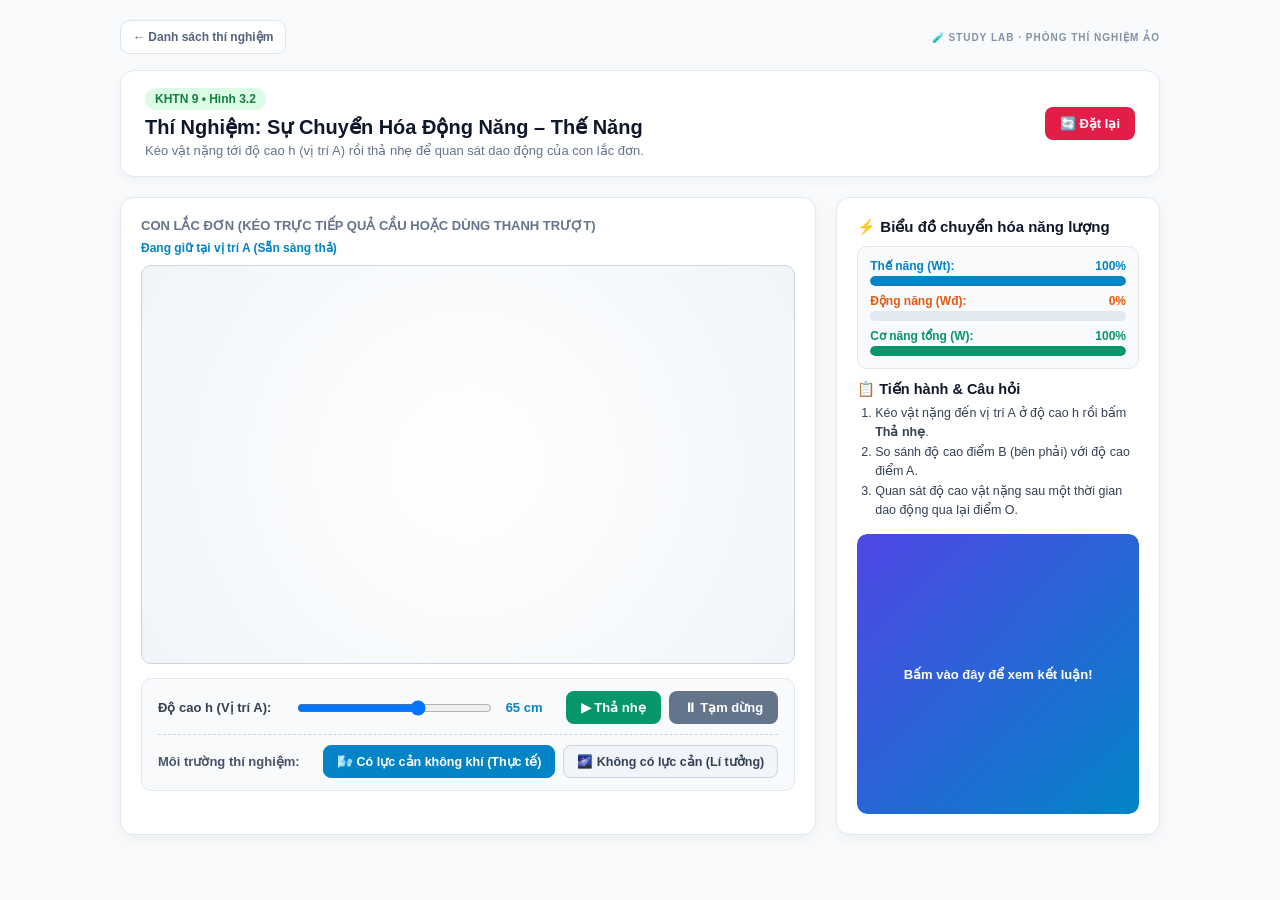
<file: experiments/su-chuyen-hoa-dong-nang-the-nang.html>
<!DOCTYPE html>
<html lang="vi">
<head>
    <meta charset="UTF-8">
    <meta name="viewport" content="width=device-width, initial-scale=1, viewport-fit=cover">
    <title>Sự chuyển hóa động năng – thế năng | Study Lab</title>
    <style>
        body {
            font-family: 'Segoe UI', Tahoma, Geneva, Verdana, sans-serif;
            background-color: #f8fafc;
            color: #1e293b;
            margin: 0;
            padding: 20px;
            display: flex;
            flex-direction: column;
            align-items: center;
            user-select: none;
            -webkit-user-select: none;
        }
        .container {
            width: 100%;
            max-width: 1040px;
        }
        /* Thanh điều hướng tổng hợp các thí nghiệm */
        .main-nav {
            display: flex;
            gap: 10px;
            margin-bottom: 18px;
            flex-wrap: wrap;
            background: #ffffff;
            padding: 10px 14px;
            border-radius: 14px;
            border: 1px solid #e2e8f0;
            box-shadow: 0 4px 12px rgba(15, 23, 42, 0.04);
        }
        .main-tab-btn {
            background: #f1f5f9;
            color: #475569;
            border: 1.5px solid #cbd5e1;
            padding: 10px 16px;
            border-radius: 10px;
            font-weight: 700;
            font-size: 13.5px;
            cursor: pointer;
            transition: all 0.2s;
            display: flex;
            align-items: center;
            gap: 8px;
            flex: 1;
            min-width: 210px;
            justify-content: center;
        }
        .main-tab-btn:hover { background: #e2e8f0; }
        .main-tab-btn.active {
            background: #4f46e5;
            color: #ffffff;
            border-color: #4f46e5;
            box-shadow: 0 4px 12px rgba(79, 70, 229, 0.28);
        }

        /* Sub-tabs cho phần Lực */
        .sub-tabs {
            display: flex;
            gap: 10px;
            margin-bottom: 16px;
            flex-wrap: wrap;
        }
        .sub-tab-btn {
            background: #ffffff;
            color: #475569;
            border: 1px solid #cbd5e1;
            padding: 9px 16px;
            border-radius: 10px;
            font-weight: 600;
            font-size: 13px;
            cursor: pointer;
            transition: all 0.2s;
        }
        .sub-tab-btn:hover { background: #f1f5f9; }
        .sub-tab-btn.active {
            background: #0284c7;
            color: #ffffff;
            border-color: #0284c7;
            box-shadow: 0 4px 10px rgba(2, 132, 199, 0.25);
        }

        .header {
            background: #ffffff;
            border: 1px solid #e2e8f0;
            padding: 18px 24px;
            border-radius: 14px;
            margin-bottom: 20px;
            display: flex;
            justify-content: space-between;
            align-items: center;
            flex-wrap: wrap;
            gap: 15px;
            box-shadow: 0 4px 12px rgba(15, 23, 42, 0.04);
        }
        .main-grid {
            display: grid;
            grid-template-columns: 2.15fr 1fr;
            gap: 20px;
        }
        @media (max-width: 860px) {
            .main-grid { grid-template-columns: 1fr; }
        }
        .card {
            background: #ffffff;
            border: 1px solid #e2e8f0;
            border-radius: 14px;
            padding: 20px;
            box-shadow: 0 4px 15px rgba(15, 23, 42, 0.05);
        }
        canvas {
            background: radial-gradient(circle at center, #ffffff 0%, #f1f5f9 100%);
            border: 1px solid #cbd5e1;
            border-radius: 10px;
            width: 100%;
            height: auto;
            display: block;
            touch-action: none;
        }
        button.action-btn {
            background: #4f46e5;
            color: white;
            border: none;
            padding: 9px 15px;
            border-radius: 8px;
            cursor: pointer;
            font-weight: 600;
            font-size: 13px;
            transition: all 0.15s ease;
        }
        button.action-btn:hover { background: #4338ca; transform: translateY(-1px); }
        .btn-active { background: #059669 !important; box-shadow: 0 0 10px rgba(5, 150, 105, 0.4); }
        .btn-reset { background: #e11d48 !important; }
        .btn-reset:hover { background: #be123c !important; }
        .badge {
            background: #e0f2fe;
            color: #0284c7;
            padding: 4px 10px;
            border-radius: 20px;
            font-size: 12px;
            font-weight: 600;
        }
        .hidden { display: none !important; }
        .status-box p { margin: 8px 0; }
        .control-group {
            display: flex;
            align-items: center;
            justify-content: space-between;
            background: #f8fafc;
            padding: 12px 16px;
            border-radius: 10px;
            border: 1px solid #e2e8f0;
            margin-top: 15px;
            flex-wrap: wrap;
            gap: 10px;
        }
        .material-btn, .btn-mode {
            background: #f1f5f9;
            border: 1.5px solid #cbd5e1;
            color: #334155;
            padding: 8px 13px;
            border-radius: 8px;
            font-weight: 600;
            cursor: pointer;
            font-size: 12.5px;
            transition: all 0.2s;
        }
        .material-btn.active {
            background: #4f46e5;
            border-color: #4f46e5;
            color: white;
            box-shadow: 0 4px 10px rgba(79, 70, 229, 0.25);
        }
        .btn-mode.active {
            background: #0284c7;
            color: #ffffff;
            border-color: #0284c7;
        }

        /* Sliders */
        .slider-panel {
            background: #f8fafc;
            padding: 12px 16px;
            border-radius: 10px;
            border: 1px solid #e2e8f0;
            margin-top: 14px;
            display: flex;
            flex-direction: column;
            gap: 10px;
        }
        .slider-row {
            display: flex;
            align-items: center;
            gap: 12px;
            flex-wrap: wrap;
        }
        .slider-row label {
            font-size: 13px;
            font-weight: 700;
            min-width: 100px;
        }
        .slider-row input[type="range"] {
            flex: 1;
            min-width: 180px;
            height: 8px;
            border-radius: 5px;
            cursor: pointer;
        }

        /* Thanh đo năng lượng con lắc */
        .energy-bars {
            background: #f8fafc;
            padding: 12px;
            border-radius: 10px;
            border: 1px solid #e2e8f0;
            margin-bottom: 12px;
        }
        .bar-item { margin-bottom: 8px; }
        .bar-item:last-child { margin-bottom: 0; }
        .bar-label {
            display: flex;
            justify-content: space-between;
            font-size: 12px;
            font-weight: 700;
            margin-bottom: 3px;
        }
        .bar-track {
            width: 100%;
            height: 10px;
            background: #e2e8f0;
            border-radius: 6px;
            overflow: hidden;
        }
        .bar-fill {
            height: 100%;
            width: 0%;
            border-radius: 6px;
            transition: width 0.05s linear;
        }

        /* Miếng che kết luận */
        .conclusion-wrapper {
            position: relative;
            overflow: hidden;
            border-radius: 10px;
            margin-top: 14px;
        }
        .conclusion-cover {
            position: absolute;
            top: 0;
            left: 0;
            width: 100%;
            height: 100%;
            background: linear-gradient(135deg, #4f46e5, #0284c7);
            color: white;
            display: flex;
            flex-direction: column;
            align-items: center;
            justify-content: center;
            font-weight: 600;
            font-size: 13px;
            cursor: pointer;
            border-radius: 10px;
            transition: transform 0.4s ease, opacity 0.4s ease;
            z-index: 2;
            text-align: center;
            padding: 15px;
            box-shadow: 0 4px 12px rgba(0, 0, 0, 0.15);
        }
        .conclusion-cover:hover {
            background: linear-gradient(135deg, #4338ca, #0369a1);
        }
        .conclusion-cover.revealed {
            transform: translateY(100%);
            opacity: 0;
            pointer-events: none;
        }
        .conclusion-box {
            background: #ecfdf5;
            border: 1px solid #a7f3d0;
            color: #065f46;
            padding: 14px;
            border-radius: 10px;
            font-size: 13px;
            line-height: 1.6;
        }
    
        .lab-topbar {
            display: flex; align-items: center; justify-content: space-between;
            gap: 12px; flex-wrap: wrap; margin-bottom: 16px;
        }
        .back-link {
            display: inline-flex; align-items: center; gap: 7px; padding: 9px 12px;
            border: 1px solid #dbe5f1; border-radius: 9px; background: #fff;
            color: #52647f; text-decoration: none; font-size: 12px; font-weight: 700;
            transition: .2s ease;
        }
        .back-link:hover { color: #4f46e5; border-color: #b8c8f5; transform: translateX(-2px); }
        .lab-brand { color: #8391a6; font-size: 10px; font-weight: 800; letter-spacing: 1px; }
        .conclusion-cover:focus-visible { outline: 3px solid #f59e0b; outline-offset: -5px; }

    </style>
    <link rel="stylesheet" href="../assets/css/experiment-mobile.css">
    <style>
.page-energy .main-nav { display: none !important; }
        .page-energy #labForceWrapper,
        .page-energy #labSoundWrapper { display: none !important; }
        .page-energy #labEnergyWrapper { display: block !important; }
    </style>
</head>
<body class="page-energy">
    <div class="container">
        <div class="lab-topbar">
            <a class="back-link" href="../index.html">← Danh sách thí nghiệm</a>
            <span class="lab-brand">🧪 STUDY LAB · PHÒNG THÍ NGHIỆM ẢO</span>
        </div>
        <!-- ===================================================================== -->
        <!-- PHẦN 1: LỰC TIẾP XÚC & LỰC KHÔNG TIẾP XÚC (KHTN 6)                    -->
        <!-- ===================================================================== -->
        <div id="labForceWrapper">
            <div class="sub-tabs">
                <button class="sub-tab-btn active" id="tabForce1" onclick="switchForceSubLab('exp1')">
                    🚗 Lực tiếp xúc (Lò xo lá tròn & Xe lăn)
                </button>
                <button class="sub-tab-btn" id="tabForce2" onclick="switchForceSubLab('exp2')">
                    🧲 Lực không tiếp xúc (Hai xe nam châm)
                </button>
            </div>

            <!-- Thí nghiệm 1.1: Lực tiếp xúc -->
            <div id="forceExp1Section">
                <div class="header">
                    <div>
                        <span class="badge">KHTN 6 &bull; Hình 40.4</span>
                        <h1 style="margin: 8px 0 4px 0; font-size: 20px; color: #0f172a;">Tìm Hiểu Về Lực Tiếp Xúc</h1>
                        <p style="color: #64748b; font-size: 13px; margin: 0;">Lò xo lá tròn bung tới vạch B. Quan sát khi nào lò xo đẩy được xe lăn.</p>
                    </div>
                    <button class="action-btn btn-reset" onclick="resetForceExp1()">🔄 Đặt lại</button>
                </div>

                <div class="main-grid">
                    <div class="card">
                        <div style="display: flex; justify-content: space-between; align-items: center; margin-bottom: 12px;">
                            <span style="font-size: 13px; color: #64748b; font-weight: 600;">MÔ PHỎNG THÍ NGHIỆM 1 (LÒ XO LÁ TRÒN)</span>
                            <span id="exp1PosText" style="font-size: 12px; color: #0284c7; font-weight: 600;">Đuôi xe đang đặt tại vạch A (Ngoài tầm lò xo)</span>
                        </div>
                        <canvas id="forceCanvas1" width="640" height="340"></canvas>
                        <div class="control-group">
                            <div style="display: flex; gap: 8px; flex-wrap: wrap;">
                                <button class="action-btn" onclick="setCarPosition('A')">1. Đặt xe ở vạch A (Xa)</button>
                                <button class="action-btn" style="background: #059669;" onclick="setCarPosition('B')">2. Đặt xe ở vạch B (Sát tầm bung)</button>
                            </div>
                            <button class="action-btn" style="background: #ea580c;" onclick="releaseSpring()">⚡ Thả chốt lò xo</button>
                        </div>
                    </div>

                    <div class="card" style="display: flex; flex-direction: column; justify-content: space-between;">
                        <div>
                            <h3 style="margin-top: 0; font-size: 15px; color: #0f172a;">📋 Hướng dẫn & Quan sát</h3>
                            <ol style="padding-left: 18px; font-size: 13px; color: #334155; line-height: 1.6; margin-bottom: 12px;">
                                <li>Để xe ở <b>vạch A</b> (lò xo đang nén có dây chốt), bấm <b>Thả chốt lò xo</b> &rarr; Lò xo bung tới vạch B nhưng không chạm xe.</li>
                                <li>Chuyển xe lại <b>vạch B</b>, bấm <b>Thả chốt lò xo</b> &rarr; Lò xo bung nhanh đập vào đuôi xe và đẩy xe lăn đi.</li>
                            </ol>
                            <div class="status-box" style="background: #f8fafc; padding: 12px; border-radius: 10px; border: 1px solid #e2e8f0; font-size: 13px; color: #334155;">
                                <p>📌 Lò xo lá tròn: <span id="e1SpringState" style="color: #d97706; font-weight: bold;">Đang nén (Có dây chốt)</span></p>
                                <p>🚗 Trạng thái xe A: <span id="e1CarState" style="color: #64748b; font-weight: bold;">Đứng yên</span></p>
                            </div>
                            <div class="conclusion-wrapper" id="conclusion-force-contact">
                                <div class="conclusion-cover" role="button" tabindex="0" aria-label="Bấm vào đây để xem kết luận" onclick="revealConclusion(this)" onkeydown="if(event.key === 'Enter' || event.key === ' '){event.preventDefault();revealConclusion(this)}">
                                    Bấm vào đây để xem kết luận!
                                </div>
                                <div class="conclusion-box">
                                    <b>💡 Giải thích & Kết luận:</b><br>
                                    - <b>Đặt ở A:</b> Lò xo bung hết cỡ chỉ chạm tới vạch B, không tiếp xúc với xe nên không truyền lực &rarr; xe đứng yên.<br>
                                    - <b>Đặt ở B (hoặc trong khoảng OB):</b> Khi bung ra, lò xo tiếp xúc trực tiếp với xe và đẩy xe chuyển động. Đây là <b>lực tiếp xúc</b>.
                                </div>
                            </div>
                        </div>
                    </div>
                </div>
            </div>

            <!-- Thí nghiệm 1.2: Lực không tiếp xúc -->
            <div id="forceExp2Section" class="hidden">
                <div class="header">
                    <div>
                        <span class="badge">KHTN 6 &bull; Hình 40.5</span>
                        <h1 style="margin: 8px 0 4px 0; font-size: 20px; color: #0f172a;">Tìm Hiểu Về Lực Không Tiếp Xúc</h1>
                        <p style="color: #64748b; font-size: 13px; margin: 0;">Tự do kéo trực tiếp xe trên màn hình hoặc dùng thanh kéo bên dưới để tránh ngón tay che khuất.</p>
                    </div>
                    <button class="action-btn btn-reset" onclick="resetForceExp2()">🔄 Đặt lại vị trí</button>
                </div>

                <div class="main-grid">
                    <div class="card">
                        <div style="display: flex; justify-content: space-between; align-items: center; margin-bottom: 12px;">
                            <span style="font-size: 13px; color: #64748b; font-weight: 600;">KÉO XE TRỰC TIẾP HOẶC DÙNG THANH TRƯỢT</span>
                            <span style="font-size: 12px; color: #0284c7; font-weight: 600;">Hai cực cùng tên (N - N) đẩy nhau</span>
                        </div>
                        <canvas id="forceCanvas2" width="640" height="320" style="cursor: grab;"></canvas>
                        <div class="slider-panel">
                            <div class="slider-row">
                                <label for="sliderCarB" style="color: #ef4444;">🟥 Kéo Xe B:</label>
                                <input type="range" id="sliderCarB" min="70" max="570" value="200" oninput="onCarSliderMove('B', this.value)">
                            </div>
                            <div class="slider-row">
                                <label for="sliderCarA" style="color: #3b82f6;">🟦 Kéo Xe A:</label>
                                <input type="range" id="sliderCarA" min="70" max="570" value="430" oninput="onCarSliderMove('A', this.value)">
                            </div>
                        </div>
                    </div>

                    <div class="card" style="display: flex; flex-direction: column; justify-content: space-between;">
                        <div>
                            <h3 style="margin-top: 0; font-size: 15px; color: #0f172a;">📋 Hướng dẫn tương tác</h3>
                            <ol style="padding-left: 18px; font-size: 13px; color: #334155; line-height: 1.6; margin-bottom: 12px;">
                                <li>Nhấn giữ và kéo <b>Xe B</b> (màu cam) tiến lại gần <b>Xe A</b> (màu xanh) — hoặc kéo thanh trượt bên dưới nếu dùng điện thoại.</li>
                                <li>Quan sát khoảng cách giữa 2 xe: Xe A tự động lùi ra xa <b>trước khi hai xe chạm vào nhau</b>.</li>
                            </ol>
                            <div class="status-box" style="background: #f8fafc; padding: 12px; border-radius: 10px; border: 1px solid #e2e8f0; font-size: 13px; color: #334155;">
                                <p>📏 Khoảng cách 2 xe: <span id="e2DistText" style="color: #0284c7; font-weight: bold;">150 px</span></p>
                                <p>🧲 Lực từ tương tác: <span id="e2ForceState" style="color: #64748b; font-weight: bold;">Chưa đủ gần</span></p>
                            </div>
                            <div class="conclusion-wrapper" id="conclusion-force-noncontact">
                                <div class="conclusion-cover" role="button" tabindex="0" aria-label="Bấm vào đây để xem kết luận" onclick="revealConclusion(this)" onkeydown="if(event.key === 'Enter' || event.key === ' '){event.preventDefault();revealConclusion(this)}">
                                    Bấm vào đây để xem kết luận!
                                </div>
                                <div class="conclusion-box">
                                    <b>💡 Giải thích & Kết luận:</b><br>
                                    - Không cần đẩy xe B chạm vào xe A thì xe A mới chuyển động. Khi đưa lại gần, từ trường của hai nam châm cùng cực đã đẩy xe A chuyển động.<br>
                                    - Lực xuất hiện khi hai vật <b>không tiếp xúc với nhau</b> gọi là <b>lực không tiếp xúc</b>.
                                </div>
                            </div>
                        </div>
                    </div>
                </div>
            </div>
        </div>

        <!-- ===================================================================== -->
        <!-- PHẦN 2: KHẢO SÁT SỰ PHẢN XẠ ÂM (KHTN 7)                               -->
        <!-- ===================================================================== -->
        <div id="labSoundWrapper" class="hidden">
            <div class="header">
                <div>
                    <span class="badge">KHTN 7 &bull; Sóng âm</span>
                    <h1 style="margin: 8px 0 4px 0; font-size: 20px; color: #0f172a;">Phòng Thí Nghiệm: Khảo Sát Sự Phản Xạ Âm</h1>
                    <p style="color: #64748b; font-size: 13px; margin: 0;">Quan sát đường truyền của các nhịp sóng âm khi gặp các bề mặt vật liệu khác nhau.</p>
                </div>
                <button class="action-btn btn-reset" onclick="resetSoundLab()">🔄 Đặt lại</button>
            </div>

            <div class="main-grid">
                <div class="card">
                    <div style="display: flex; justify-content: space-between; align-items: center; margin-bottom: 12px;">
                        <span style="font-size: 13px; color: #64748b; font-weight: 600;">SƠ ĐỒ THÍ NGHIỆM PHẢN XẠ ÂM</span>
                        <span id="activeMatName" style="font-size: 12px; color: #0284c7; font-weight: 600;">Đang gắn: Tấm gỗ nhẵn</span>
                    </div>
                    <canvas id="soundCanvas" width="640" height="380"></canvas>
                    <div class="control-group">
                        <div style="display: flex; gap: 8px; flex-wrap: wrap; align-items: center;">
                            <span style="font-size: 13px; font-weight: 600; color: #334155;">Chọn vật liệu:</span>
                            <button class="material-btn active" id="mat0" onclick="setSoundMaterial(0)">Tấm gỗ nhẵn</button>
                            <button class="material-btn" id="mat1" onclick="setSoundMaterial(1)">Tấm gỗ sần sùi</button>
                            <button class="material-btn" id="mat2" onclick="setSoundMaterial(2)">Tấm xốp mềm</button>
                        </div>
                        <button id="btnSoundPower" class="action-btn" onclick="toggleSoundSource()">🔊 Bật nguồn âm</button>
                    </div>
                </div>

                <div class="card" style="display: flex; flex-direction: column; justify-content: space-between;">
                    <div>
                        <h3 style="margin-top: 0; font-size: 15px; color: #0f172a;">📋 Hướng dẫn thực hiện</h3>
                        <ol style="padding-left: 18px; font-size: 13px; color: #334155; line-height: 1.6; margin-bottom: 12px;">
                            <li>Bấm <b>Bật nguồn âm</b> để đồng hồ phát ra các nhịp sóng âm hướng thẳng lên tấm phản xạ.</li>
                            <li>Lần lượt đổi qua lại 3 loại vật liệu để thay thế tấm phản xạ trên giá đỡ.</li>
                            <li>So sánh các vạch sóng phản xạ truyền tới <b>Bộ thu âm</b> và lắng nghe độ to của âm thanh.</li>
                        </ol>
                        <div class="status-box" style="background: #f8fafc; padding: 12px; border-radius: 10px; border: 1px solid #e2e8f0; font-size: 13px; color: #334155;">
                            <p>🔊 Trạng thái nguồn: <span id="sStatus" style="color: #64748b; font-weight: bold;">Đang tắt</span></p>
                            <p>📊 Cường độ âm thu được: <span id="sIntensity" style="color: #0284c7; font-weight: bold;">0 dB</span></p>
                            <p>⭐ Đánh giá: <span id="sEval" style="color: #475569; font-weight: bold;">---</span></p>
                        </div>
                        <div class="conclusion-wrapper" id="conclusion-reflection">
                            <div class="conclusion-cover" role="button" tabindex="0" aria-label="Bấm vào đây để xem kết luận" onclick="revealConclusion(this)" onkeydown="if(event.key === 'Enter' || event.key === ' '){event.preventDefault();revealConclusion(this)}">
                                    Bấm vào đây để xem kết luận!
                            </div>
                            <div class="conclusion-box">
                                <b>💡 Nhận xét & Kết luận:</b><br>
                                - <b>Phản xạ âm tốt:</b> Bề mặt cứng, phẳng và nhẵn phản chiếu sóng âm rõ nét, cường độ âm thu được lớn.<br>
                                - <b>Phản xạ âm kém:</b> Bề mặt mềm, xốp hoặc gồ ghề, sần sùi làm tán xạ và hấp thụ mạnh sóng âm.
                            </div>
                        </div>
                    </div>
                </div>
            </div>
        </div>

        <!-- ===================================================================== -->
        <!-- PHẦN 3: CHUYỂN HÓA ĐỘNG NĂNG - THẾ NĂNG CON LẮC ĐƠN (KHTN 9)          -->
        <!-- ===================================================================== -->
        <div id="labEnergyWrapper" class="hidden">
            <div class="header">
                <div>
                    <span class="badge" style="background: #dcfce7; color: #15803d;">KHTN 9 &bull; Hình 3.2</span>
                    <h1 style="margin: 8px 0 4px 0; font-size: 20px; color: #0f172a;">Thí Nghiệm: Sự Chuyển Hóa Động Năng – Thế Năng</h1>
                    <p style="color: #64748b; font-size: 13px; margin: 0;">Kéo vật nặng tới độ cao h (vị trí A) rồi thả nhẹ để quan sát dao động của con lắc đơn.</p>
                </div>
                <button class="action-btn btn-reset" onclick="resetPendulum()">🔄 Đặt lại</button>
            </div>

            <div class="main-grid">
                <div class="card">
                    <div style="display: flex; justify-content: space-between; align-items: center; margin-bottom: 10px; flex-wrap: wrap; gap: 8px;">
                        <span style="font-size: 13px; color: #64748b; font-weight: 600;">CON LẮC ĐƠN (KÉO TRỰC TIẾP QUẢ CẦU HOẶC DÙNG THANH TRƯỢT)</span>
                        <span id="simStatus" style="font-size: 12px; color: #0284c7; font-weight: 700;">Đang giữ tại vị trí A</span>
                    </div>
                    <canvas id="pendulumCanvas" width="640" height="390" style="cursor: grab;"></canvas>
                    <div class="slider-panel">
                        <div class="slider-row">
                            <label for="heightSlider" style="color: #334155; min-width: 125px;">Độ cao h (Vị trí A):</label>
                            <input type="range" id="heightSlider" min="5" max="100" value="65" oninput="onPendulumSlider(this.value)">
                            <span id="heightValText" style="font-size: 13px; font-weight: 700; color: #0284c7; min-width: 48px;">65 cm</span>
                            <div style="display: flex; gap: 8px;">
                                <button class="action-btn" style="background: #059669;" onclick="releaseBall()">▶ Thả nhẹ</button>
                                <button class="action-btn" style="background: #64748b;" id="btnPause" onclick="togglePendulumPause()">⏸ Tạm dừng</button>
                            </div>
                        </div>
                        <div class="slider-row" style="border-top: 1px dashed #cbd5e1; padding-top: 10px; justify-content: space-between;">
                            <span style="font-size: 13px; font-weight: 600; color: #475569;">Môi trường thí nghiệm:</span>
                            <div style="display: flex; gap: 8px; flex-wrap: wrap;">
                                <button class="btn-mode active" id="modeAir" onclick="setPendulumEnv('air')">🌬️ Có lực cản không khí (Thực tế)</button>
                                <button class="btn-mode" id="modeVacuum" onclick="setPendulumEnv('vacuum')">🌌 Không có lực cản (Lí tưởng)</button>
                            </div>
                        </div>
                    </div>
                </div>

                <div class="card" style="display: flex; flex-direction: column; justify-content: space-between;">
                    <div>
                        <h3 style="margin-top: 0; margin-bottom: 10px; font-size: 15px; color: #0f172a;">⚡ Biểu đồ chuyển hóa năng lượng</h3>
                        <div class="energy-bars">
                            <div class="bar-item">
                                <div class="bar-label" style="color: #0284c7;">
                                    <span>Thế năng (Wt):</span>
                                    <span id="pePercent">100%</span>
                                </div>
                                <div class="bar-track"><div class="bar-fill" id="peBar" style="background: #0284c7; width: 100%;"></div></div>
                            </div>
                            <div class="bar-item">
                                <div class="bar-label" style="color: #ea580c;">
                                    <span>Động năng (Wđ):</span>
                                    <span id="kePercent">0%</span>
                                </div>
                                <div class="bar-track"><div class="bar-fill" id="keBar" style="background: #ea580c; width: 0%;"></div></div>
                            </div>
                            <div class="bar-item">
                                <div class="bar-label" style="color: #059669;">
                                    <span>Cơ năng tổng (W):</span>
                                    <span id="mePercent">100%</span>
                                </div>
                                <div class="bar-track"><div class="bar-fill" id="meBar" style="background: #059669; width: 100%;"></div></div>
                            </div>
                        </div>

                        <h3 style="margin-top: 12px; margin-bottom: 6px; font-size: 14.5px; color: #0f172a;">📋 Tiến hành & Câu hỏi</h3>
                        <ol style="padding-left: 18px; font-size: 12.5px; color: #334155; line-height: 1.55; margin: 0 0 10px 0;">
                            <li>Kéo vật nặng đến vị trí A ở độ cao h rồi bấm <b>Thả nhẹ</b>.</li>
                            <li>So sánh độ cao điểm B (bên phải) với độ cao điểm A.</li>
                            <li>Quan sát độ cao vật nặng sau một thời gian dao động qua lại điểm O.</li>
                        </ol>

                        <div class="conclusion-wrapper" id="conclusion-energy">
                            <div class="conclusion-cover" role="button" tabindex="0" aria-label="Bấm vào đây để xem kết luận" onclick="revealConclusion(this)" onkeydown="if(event.key === 'Enter' || event.key === ' '){event.preventDefault();revealConclusion(this)}">
                                    Bấm vào đây để xem kết luận!
                            </div>
                            <div class="conclusion-box">
                                <b>💡 Trả lời & Kết luận:</b><br>
                                <b>1. Sự chuyển hóa:</b> Từ A &rarr; O, độ cao giảm dần nên <b>thế năng chuyển hóa thành động năng</b> (tại O động năng lớn nhất). Từ O &rarr; B, tốc độ giảm nên <b>động năng chuyển hóa ngược lại thành thế năng</b>.<br>
                                <b>2. Độ cao giảm dần:</b> Do có <b>lực cản của không khí</b> (và ma sát ở điểm treo), một phần cơ năng chuyển hóa thành nhiệt năng nên độ cao điểm B thấp hơn A và giảm dần cho đến khi dừng lại ở O.
                            </div>
                        </div>
                    </div>
                </div>
            </div>
        </div>
    </div>

    <script>
        // =====================================================================
        // HỆ THỐNG ÂM THANH CHUNG (WEB AUDIO API)
        // =====================================================================
        const audioCtx = new (window.AudioContext || window.webkitAudioContext)();

        function playSound(type, param = 1) {
            if (audioCtx.state === 'suspended') audioCtx.resume();
            const osc = audioCtx.createOscillator();
            const gain = audioCtx.createGain();
            osc.connect(gain);
            gain.connect(audioCtx.destination);

            if (type === 'click') {
                osc.frequency.setValueAtTime(440, audioCtx.currentTime);
                gain.gain.setValueAtTime(0.08, audioCtx.currentTime);
                gain.gain.exponentialRampToValueAtTime(0.001, audioCtx.currentTime + 0.08);
                osc.start(); osc.stop(audioCtx.currentTime + 0.08);
            } else if (type === 'spring') {
                osc.type = 'sawtooth';
                osc.frequency.setValueAtTime(380, audioCtx.currentTime);
                osc.frequency.exponentialRampToValueAtTime(140, audioCtx.currentTime + 0.18);
                gain.gain.setValueAtTime(0.18, audioCtx.currentTime);
                gain.gain.exponentialRampToValueAtTime(0.001, audioCtx.currentTime + 0.18);
                osc.start(); osc.stop(audioCtx.currentTime + 0.18);
            } else if (type === 'hit') {
                osc.type = 'triangle';
                osc.frequency.setValueAtTime(180, audioCtx.currentTime);
                osc.frequency.exponentialRampToValueAtTime(60, audioCtx.currentTime + 0.15);
                gain.gain.setValueAtTime(0.25, audioCtx.currentTime);
                gain.gain.exponentialRampToValueAtTime(0.001, audioCtx.currentTime + 0.15);
                osc.start(); osc.stop(audioCtx.currentTime + 0.15);
            } else if (type === 'repel') {
                osc.type = 'sine';
                osc.frequency.setValueAtTime(520, audioCtx.currentTime);
                osc.frequency.linearRampToValueAtTime(720, audioCtx.currentTime + 0.15);
                gain.gain.setValueAtTime(0.08, audioCtx.currentTime);
                gain.gain.exponentialRampToValueAtTime(0.001, audioCtx.currentTime + 0.15);
                osc.start(); osc.stop(audioCtx.currentTime + 0.15);
            } else if (type === 'beep') {
                osc.type = 'sine';
                osc.frequency.setValueAtTime(880, audioCtx.currentTime);
                let vol = 0.015 + param * 0.16;
                gain.gain.setValueAtTime(vol, audioCtx.currentTime);
                gain.gain.exponentialRampToValueAtTime(0.0001, audioCtx.currentTime + 0.12);
                osc.start(); osc.stop(audioCtx.currentTime + 0.12);
            } else if (type === 'tick') {
                osc.type = 'sine';
                osc.frequency.setValueAtTime(520 + param * 200, audioCtx.currentTime);
                gain.gain.setValueAtTime(Math.min(0.12, 0.02 + param * 0.1), audioCtx.currentTime);
                gain.gain.exponentialRampToValueAtTime(0.0001, audioCtx.currentTime + 0.06);
                osc.start(); osc.stop(audioCtx.currentTime + 0.06);
            }
        }

        // =====================================================================
        // ĐIỀU HƯỚNG GIỮA 3 CHỦ ĐỀ THÍ NGHIỆM
        // =====================================================================
        let activeMainLab = 'force';

        function switchMainLab(lab) {
            playSound('click');
            activeMainLab = lab;

            // Tắt âm thanh nhịp đồng hồ nếu rời khỏi tab Phản xạ âm
            if (lab !== 'sound' && soundOn) {
                toggleSoundSource();
            }

            document.getElementById('labForceWrapper').classList.toggle('hidden', lab !== 'force');
            document.getElementById('labSoundWrapper').classList.toggle('hidden', lab !== 'sound');
            document.getElementById('labEnergyWrapper').classList.toggle('hidden', lab !== 'energy');

            document.getElementById('navLabForce')?.classList.toggle('active', lab === 'force');
            document.getElementById('navLabSound')?.classList.toggle('active', lab === 'sound');
            document.getElementById('navLabEnergy')?.classList.toggle('active', lab === 'energy');
        }

        function switchForceSubLab(sub) {
            playSound('click');
            document.getElementById('forceExp1Section').classList.toggle('hidden', sub !== 'exp1');
            document.getElementById('forceExp2Section').classList.toggle('hidden', sub !== 'exp2');
            document.getElementById('tabForce1').classList.toggle('active', sub === 'exp1');
            document.getElementById('tabForce2').classList.toggle('active', sub === 'exp2');
        }

        function revealConclusion(el) {
            if (!el) return;
            playSound('click');
            el.classList.add('revealed');
            el.setAttribute('aria-hidden', 'true');
        }

        function resetConclusionCover(id) {
            const wrapper = document.getElementById('conclusion-' + id);
            const cover = wrapper && wrapper.querySelector('.conclusion-cover');
            if (cover) {
                cover.classList.remove('revealed');
                cover.removeAttribute('aria-hidden');
            }
        }


        // =====================================================================
        // MODULE 1.1: LỰC TIẾP XÚC (LÒ XO LÁ TRÒN & XE LĂN)
        // =====================================================================
        const fCanvas1 = document.getElementById('forceCanvas1');
        const fCtx1 = fCanvas1.getContext('2d');

        const O_X = 90, B_X = 240, A_X = 340, CAR_HALF_W = 36;
        let e1CarPos = 'A';
        let e1SpringCompressed = true;
        let e1SpringDiameter = 54;
        let e1CarCenterX = A_X + CAR_HALF_W;
        let e1CarVx = 0;
        let e1IsReleasing = false;

        function setCarPosition(pos) {
            playSound('click');
            e1CarPos = pos;
            e1SpringCompressed = true;
            e1SpringDiameter = 54;
            e1CarVx = 0;
            e1IsReleasing = false;

            if (pos === 'A') {
                e1CarCenterX = A_X + CAR_HALF_W;
                document.getElementById('exp1PosText').innerText = "Đuôi xe đặt tại vạch A (Ngoài tầm lò xo)";
            } else {
                e1CarCenterX = B_X + CAR_HALF_W;
                document.getElementById('exp1PosText').innerText = "Đuôi xe đặt tại vạch B (Đúng tầm bung lò xo)";
            }
            document.getElementById('e1SpringState').innerText = "Đang nén (Có dây chốt)";
            document.getElementById('e1SpringState').style.color = "#d97706";
            document.getElementById('e1CarState').innerText = "Đứng yên";
            document.getElementById('e1CarState').style.color = "#64748b";
        }

        function releaseSpring() {
            if (!e1SpringCompressed || e1IsReleasing) return;
            playSound('spring');
            e1IsReleasing = true;
            e1SpringCompressed = false;

            document.getElementById('e1SpringState').innerText = "Đã thả chốt (Bung tròn tới B)";
            document.getElementById('e1SpringState').style.color = "#059669";

            let startTime = performance.now();
            let duration = 150;
            let startDiam = 54;
            let endDiam = B_X - O_X;
            let hasCollided = false;

            function animateSpring(now) {
                let t = Math.min(1, (now - startTime) / duration);
                let ease = 1 - Math.pow(1 - t, 2);
                e1SpringDiameter = startDiam + (endDiam - startDiam) * ease;

                let springRightEdge = O_X + e1SpringDiameter;
                let carLeftEdge = e1CarCenterX - CAR_HALF_W;

                if (!hasCollided && springRightEdge >= carLeftEdge - 1) {
                    hasCollided = true;
                    playSound('hit');
                    e1CarVx = 8.5;
                    document.getElementById('e1CarState').innerText = "Chuyển động do lực đẩy tiếp xúc của lò xo!";
                    document.getElementById('e1CarState').style.color = "#059669";
                }

                if (t < 1) {
                    requestAnimationFrame(animateSpring);
                } else {
                    e1SpringDiameter = endDiam;
                    e1IsReleasing = false;
                    if (!hasCollided) {
                        document.getElementById('e1CarState').innerText = "Vẫn đứng yên (Lò xo tới B chưa chạm xe ở A)";
                        document.getElementById('e1CarState').style.color = "#e11d48";
                    }
                }
            }
            requestAnimationFrame(animateSpring);
        }

        function resetForceExp1() {
            resetConclusionCover('force-contact'); setCarPosition('A'); }

        function drawForceExp1() {
            fCtx1.clearRect(0, 0, fCanvas1.width, fCanvas1.height);
            if (e1CarVx > 0.05) {
                e1CarCenterX += e1CarVx;
                e1CarVx *= 0.965;
                if (e1CarCenterX > 570) { e1CarCenterX = 570; e1CarVx = 0; }
            } else { e1CarVx = 0; }

            const floorY = 250;
            fCtx1.fillStyle = '#cbd5e1';
            fCtx1.fillRect(30, floorY, 580, 10);

            fCtx1.fillStyle = '#334155';
            fCtx1.font = 'bold 13px sans-serif';
            fCtx1.textAlign = 'center';
            fCtx1.fillRect(O_X - 1.5, floorY - 6, 3, 16);
            fCtx1.fillText("O", O_X, floorY + 26);

            fCtx1.fillStyle = '#059669';
            fCtx1.fillRect(B_X - 1.5, floorY - 6, 3, 16);
            fCtx1.fillText("B", B_X, floorY + 26);

            fCtx1.fillStyle = '#0284c7';
            fCtx1.fillRect(A_X - 1.5, floorY - 6, 3, 16);
            fCtx1.fillText("A", A_X, floorY + 26);

            fCtx1.fillStyle = '#38bdf8';
            fCtx1.strokeStyle = '#0284c7';
            fCtx1.lineWidth = 2;
            fCtx1.fillRect(O_X - 16, 100, 16, floorY - 100);
            fCtx1.strokeRect(O_X - 16, 100, 16, floorY - 100);

            let rx = e1SpringDiameter / 2;
            let ry = 75 + (150 - e1SpringDiameter) * 0.22;
            let springCenterX = O_X + rx;
            let springCenterY = floorY - ry - 4;

            fCtx1.save();
            fCtx1.strokeStyle = '#e11d48';
            fCtx1.lineWidth = 3;
            fCtx1.beginPath();
            fCtx1.ellipse(springCenterX, springCenterY, rx, ry, 0, 0, Math.PI * 2);
            fCtx1.stroke();

            fCtx1.fillStyle = '#475569';
            fCtx1.beginPath();
            fCtx1.arc(O_X, springCenterY, 5, 0, Math.PI * 2);
            fCtx1.fill();

            if (e1SpringCompressed) {
                fCtx1.strokeStyle = '#475569';
                fCtx1.lineWidth = 2;
                fCtx1.beginPath();
                fCtx1.moveTo(O_X - 16, springCenterY);
                fCtx1.lineTo(O_X + e1SpringDiameter + 6, springCenterY);
                fCtx1.stroke();

                fCtx1.fillStyle = '#b91c1c';
                fCtx1.beginPath();
                fCtx1.moveTo(O_X + e1SpringDiameter + 6, springCenterY - 6);
                fCtx1.lineTo(O_X + e1SpringDiameter + 6, springCenterY + 6);
                fCtx1.lineTo(O_X + e1SpringDiameter - 3, springCenterY);
                fCtx1.fill();
            }
            fCtx1.restore();

            // Vẽ Xe A
            fCtx1.save();
            fCtx1.translate(e1CarCenterX, floorY - 15);
            fCtx1.fillStyle = '#38bdf8';
            fCtx1.strokeStyle = '#0369a1';
            fCtx1.lineWidth = 2;
            fCtx1.beginPath();
            fCtx1.roundRect(-CAR_HALF_W, -42, CAR_HALF_W * 2, 46, 5);
            fCtx1.fill(); fCtx1.stroke();
            fCtx1.fillStyle = '#0f172a';
            fCtx1.font = 'bold 16px sans-serif';
            fCtx1.textAlign = 'center';
            fCtx1.fillText("A", 0, -14);
            fCtx1.fillStyle = '#334155';
            fCtx1.beginPath(); fCtx1.arc(-20, 8, 8, 0, Math.PI * 2); fCtx1.fill();
            fCtx1.beginPath(); fCtx1.arc(20, 8, 8, 0, Math.PI * 2); fCtx1.fill();
            fCtx1.fillStyle = '#cbd5e1';
            fCtx1.beginPath(); fCtx1.arc(-20, 8, 3, 0, Math.PI * 2); fCtx1.fill();
            fCtx1.beginPath(); fCtx1.arc(20, 8, 3, 0, Math.PI * 2); fCtx1.fill();
            fCtx1.restore();
        }

        // =====================================================================
        // MODULE 1.2: LỰC KHÔNG TIẾP XÚC (HAI XE NAM CHÂM)
        // =====================================================================
        const fCanvas2 = document.getElementById('forceCanvas2');
        const fCtx2 = fCanvas2.getContext('2d');

        let carBX = 200, carAX = 430, carAVx = 0, carBVx = 0;
        let draggingCar = null, dragOffsetX = 0, lastRepelSoundTime = 0;
        const CAR2_HALF_W = 40, REPEL_RANGE = 155;

        function onCarSliderMove(whichCar, val) {
            let numVal = parseFloat(val);
            if (whichCar === 'B') { carBX = numVal; carBVx = 0; }
            else { carAX = numVal; carAVx = 0; }
        }

        function resetForceExp2() {
            resetConclusionCover('force-noncontact');
            playSound('click');
            carBX = 200; carAX = 430; carAVx = 0; carBVx = 0; draggingCar = null;
            document.getElementById('sliderCarB').value = carBX;
            document.getElementById('sliderCarA').value = carAX;
        }

        function getForceCanvas2X(evt) {
            const rect = fCanvas2.getBoundingClientRect();
            const clientX = evt.touches ? evt.touches[0].clientX : evt.clientX;
            return (clientX - rect.left) * (fCanvas2.width / rect.width);
        }

        fCanvas2.addEventListener('pointerdown', (evt) => {
            const mx = getForceCanvas2X(evt);
            if (Math.abs(mx - carBX) < CAR2_HALF_W + 12) {
                draggingCar = 'B'; dragOffsetX = mx - carBX; fCanvas2.style.cursor = 'grabbing';
            } else if (Math.abs(mx - carAX) < CAR2_HALF_W + 12) {
                draggingCar = 'A'; dragOffsetX = mx - carAX; fCanvas2.style.cursor = 'grabbing';
            }
        });

        window.addEventListener('pointermove', (evt) => {
            if (!draggingCar) return;
            const mx = getForceCanvas2X(evt);
            let newX = Math.max(70, Math.min(570, mx - dragOffsetX));
            if (draggingCar === 'B') { carBX = newX; carBVx = 0; }
            else { carAX = newX; carAVx = 0; }
        });

        window.addEventListener('pointerup', () => {
            if (draggingCar) { draggingCar = null; fCanvas2.style.cursor = 'grab'; }
        });

        function drawForceExp2() {
            let dist = carAX - carBX;
            if (dist < REPEL_RANGE) {
                let overlap = REPEL_RANGE - dist;
                let pushForce = Math.min(4.5, (overlap / REPEL_RANGE) * 4.2);
                if (draggingCar === 'B') carAVx += pushForce * 0.45;
                else if (draggingCar === 'A') carBVx -= pushForce * 0.45;
                else { carAVx += pushForce * 0.3; carBVx -= pushForce * 0.3; }

                if (performance.now() - lastRepelSoundTime > 260 && pushForce > 0.6) {
                    playSound('repel'); lastRepelSoundTime = performance.now();
                }
                document.getElementById('e2ForceState').innerText = "Đang đẩy nhau (Không cần tiếp xúc!)";
                document.getElementById('e2ForceState').style.color = "#e11d48";
            } else {
                document.getElementById('e2ForceState').innerText = "Chưa đủ gần";
                document.getElementById('e2ForceState').style.color = "#64748b";
            }

            if (draggingCar !== 'A') { carAX += carAVx; carAVx *= 0.88; if (Math.abs(carAVx) < 0.05) carAVx = 0; }
            if (draggingCar !== 'B') { carBX += carBVx; carBVx *= 0.88; if (Math.abs(carBVx) < 0.05) carBVx = 0; }

            carBX = Math.max(70, Math.min(570, carBX));
            carAX = Math.max(70, Math.min(570, carAX));
            if (carAX - carBX < CAR2_HALF_W * 2 + 8) {
                if (draggingCar === 'B') carAX = Math.min(570, carBX + CAR2_HALF_W * 2 + 8);
                else carBX = Math.max(70, carAX - (CAR2_HALF_W * 2 + 8));
            }

            document.getElementById('sliderCarB').value = Math.round(carBX);
            document.getElementById('sliderCarA').value = Math.round(carAX);
            let gapPx = Math.max(0, Math.round((carAX - carBX) - CAR2_HALF_W * 2));
            document.getElementById('e2DistText').innerText = gapPx + " px (Mép 2 xe)";

            fCtx2.clearRect(0, 0, fCanvas2.width, fCanvas2.height);
            const floorY = 235;
            fCtx2.fillStyle = '#cbd5e1';
            fCtx2.fillRect(30, floorY, 580, 10);

            dist = carAX - carBX;
            if (dist < REPEL_RANGE + 15) {
                let midX = (carBX + carAX) / 2;
                let intensity = Math.min(1, (REPEL_RANGE + 15 - dist) / 70);
                fCtx2.save();
                fCtx2.strokeStyle = `rgba(225, 29, 72, ${0.25 + intensity * 0.65})`;
                fCtx2.lineWidth = 2;
                fCtx2.setLineDash([4, 4]);
                for (let offset of [-14, 0, 14]) {
                    fCtx2.beginPath();
                    fCtx2.moveTo(carBX + CAR2_HALF_W, floorY - 52 + offset * 0.4);
                    fCtx2.quadraticCurveTo(midX - 6, floorY - 52 + offset * 1.8, midX - 6, floorY - 52 + offset * 2.5);
                    fCtx2.stroke();

                    fCtx2.beginPath();
                    fCtx2.moveTo(carAX - CAR2_HALF_W, floorY - 52 + offset * 0.4);
                    fCtx2.quadraticCurveTo(midX + 6, floorY - 52 + offset * 1.8, midX + 6, floorY - 52 + offset * 2.5);
                    fCtx2.stroke();
                }
                if (intensity > 0.25) {
                    fCtx2.setLineDash([]);
                    fCtx2.fillStyle = '#e11d48';
                    fCtx2.font = 'bold 12px sans-serif';
                    fCtx2.textAlign = 'center';
                    fCtx2.fillText("⬅ Lực từ đẩy nhau ➡", midX, floorY - 95);
                }
                fCtx2.restore();
            }

            drawMagnetCar(fCtx2, carBX, floorY - 15, "B", '#fb923c', '#ea580c', 'S', '#2563eb', 'N', '#e11d48');
            drawMagnetCar(fCtx2, carAX, floorY - 15, "A", '#38bdf8', '#0284c7', 'N', '#e11d48', 'S', '#2563eb');
        }

        function drawMagnetCar(ctx, cx, cy, label, bodyColor, strokeColor, leftPole, leftColor, rightPole, rightColor) {
            ctx.save(); ctx.translate(cx, cy);
            ctx.fillStyle = bodyColor; ctx.strokeStyle = strokeColor; ctx.lineWidth = 2;
            ctx.beginPath(); ctx.roundRect(-CAR2_HALF_W, -32, CAR2_HALF_W * 2, 36, 6); ctx.fill(); ctx.stroke();
            ctx.fillStyle = '#ffffff'; ctx.font = 'bold 15px sans-serif'; ctx.textAlign = 'center'; ctx.fillText(label, 0, -9);
            ctx.fillStyle = leftColor; ctx.fillRect(-CAR2_HALF_W, -52, CAR2_HALF_W, 20);
            ctx.fillStyle = rightColor; ctx.fillRect(0, -52, CAR2_HALF_W, 20);
            ctx.strokeStyle = '#1e293b'; ctx.lineWidth = 1.5; ctx.strokeRect(-CAR2_HALF_W, -52, CAR2_HALF_W * 2, 20);
            ctx.fillStyle = '#ffffff'; ctx.font = 'bold 12px sans-serif';
            ctx.fillText(leftPole, -CAR2_HALF_W / 2, -38); ctx.fillText(rightPole, CAR2_HALF_W / 2, -38);
            ctx.fillStyle = '#334155';
            ctx.beginPath(); ctx.arc(-22, 8, 8, 0, Math.PI * 2); ctx.fill();
            ctx.beginPath(); ctx.arc(22, 8, 8, 0, Math.PI * 2); ctx.fill();
            ctx.fillStyle = '#cbd5e1';
            ctx.beginPath(); ctx.arc(-22, 8, 3, 0, Math.PI * 2); ctx.fill();
            ctx.beginPath(); ctx.arc(22, 8, 3, 0, Math.PI * 2); ctx.fill();
            ctx.restore();
        }

        // =====================================================================
        // MODULE 2: PHẢN XẠ ÂM (KHTN 7)
        // =====================================================================
        const sCanvas = document.getElementById('soundCanvas');
        const sCtx = sCanvas.getContext('2d');
        let beepInterval = null;
        let currentMaterial = 0;
        let soundMaterials = [
            { name: "Tấm gỗ nhẵn", reflection: 0.95, eval: "Phản xạ rất tốt", color: "#d97706" },
            { name: "Tấm gỗ sần sùi", reflection: 0.45, eval: "Phản xạ trung bình (Tán xạ)", color: "#92400e" },
            { name: "Tấm xốp mềm", reflection: 0.12, eval: "Phản xạ kém (Hấp thụ âm)", color: "#94a3b8" }
        ];
        let soundOn = false, wavePulses = [], spawnTimer = 0;

        function setSoundMaterial(idx) {
            currentMaterial = idx;
            for (let i = 0; i < 3; i++) document.getElementById('mat' + i).classList.toggle('active', i === idx);
            document.getElementById('activeMatName').innerText = "Đang gắn: " + soundMaterials[idx].name;
            updateSoundStatusText();
        }

        function toggleSoundSource() {
            soundOn = !soundOn;
            const btn = document.getElementById('btnSoundPower');
            if (soundOn) {
                btn.innerText = "🔇 Tắt nguồn âm"; btn.className = "action-btn btn-active";
                spawnTimer = 20;
                if (beepInterval) clearInterval(beepInterval);
                playSound('beep', soundMaterials[currentMaterial].reflection);
                beepInterval = setInterval(() => {
                    if (soundOn) playSound('beep', soundMaterials[currentMaterial].reflection);
                }, 350);
            } else {
                btn.innerText = "🔊 Bật nguồn âm"; btn.className = "action-btn";
                if (beepInterval) { clearInterval(beepInterval); beepInterval = null; }
            }
            updateSoundStatusText();
        }

        function updateSoundStatusText() {
            if (!soundOn) {
                document.getElementById('sStatus').innerText = "Đang tắt";
                document.getElementById('sIntensity').innerText = "0 dB";
                document.getElementById('sEval').innerText = "---";
            } else {
                document.getElementById('sStatus').innerText = "Đang phát nhịp sóng âm";
                let db = Math.round(28 + soundMaterials[currentMaterial].reflection * 57);
                document.getElementById('sIntensity').innerText = db + " dB";
                document.getElementById('sEval').innerText = soundMaterials[currentMaterial].eval;
            }
        }

        function resetSoundLab() {
            resetConclusionCover('reflection');
            if (soundOn) toggleSoundSource();
            setSoundMaterial(0);
            wavePulses = [];
        }

        function drawSoundArcLine(x, y, angle, size, alpha, color, isScattered) {
            sCtx.save(); sCtx.translate(x, y); sCtx.rotate(angle);
            sCtx.strokeStyle = color; sCtx.globalAlpha = Math.max(0, alpha);
            sCtx.lineWidth = 2.8; sCtx.lineCap = 'round';
            if (!isScattered) {
                sCtx.beginPath(); sCtx.arc(-size * 0.45, 0, size, -0.65, 0.65); sCtx.stroke();
            } else {
                sCtx.beginPath(); sCtx.arc(-size * 0.45, -4, size * 0.85, -0.55, -0.05); sCtx.stroke();
                sCtx.beginPath(); sCtx.arc(-size * 0.45, 4, size * 0.85, 0.05, 0.55); sCtx.stroke();
            }
            sCtx.restore();
        }

        function drawSoundLab() {
            sCtx.clearRect(0, 0, sCanvas.width, sCanvas.height);
            const boxX = 165, boxY = 235, sourceCenterX = boxX + 45, sourceTopY = boxY + 5;
            const plateCenterX = 210, plateCenterY = 125, plateAngle = -0.68;
            const micX = 525, micY = 125;

            sCtx.fillStyle = '#475569';
            sCtx.fillRect(95, 75, 10, 245); sCtx.fillRect(65, 312, 70, 12);
            sCtx.fillStyle = '#64748b'; sCtx.fillRect(95, 121, 65, 8);
            sCtx.beginPath(); sCtx.arc(100, 125, 8, 0, Math.PI * 2); sCtx.fillStyle = '#e11d48'; sCtx.fill();

            sCtx.save(); sCtx.translate(plateCenterX, plateCenterY); sCtx.rotate(plateAngle);
            sCtx.fillStyle = soundMaterials[currentMaterial].color; sCtx.strokeStyle = '#334155'; sCtx.lineWidth = 2;
            sCtx.beginPath(); sCtx.roundRect(-75, -9, 150, 18, 4); sCtx.fill(); sCtx.stroke();
            if (currentMaterial === 0) {
                sCtx.strokeStyle = 'rgba(255,255,255,0.4)'; sCtx.lineWidth = 1.5;
                sCtx.beginPath(); sCtx.moveTo(-60, -2); sCtx.lineTo(60, -2); sCtx.moveTo(-50, 3); sCtx.lineTo(50, 3); sCtx.stroke();
            } else if (currentMaterial === 1) {
                sCtx.fillStyle = '#451a03';
                for (let k = -66; k < 66; k += 10) { sCtx.beginPath(); sCtx.moveTo(k, 9); sCtx.lineTo(k + 5, 14); sCtx.lineTo(k + 10, 9); sCtx.fill(); }
            } else {
                sCtx.fillStyle = '#f1f5f9';
                for (let k = -65; k < 65; k += 11) { sCtx.beginPath(); sCtx.arc(k, 0, 2.5, 0, Math.PI * 2); sCtx.fill(); }
            }
            sCtx.restore();

            sCtx.fillStyle = '#64748b'; sCtx.beginPath(); sCtx.roundRect(boxX, boxY, 90, 82, 6); sCtx.fill();
            sCtx.strokeStyle = '#334155'; sCtx.lineWidth = 2; sCtx.stroke();
            sCtx.fillStyle = '#1e293b'; sCtx.fillRect(boxX + 12, boxY + 4, 66, 66);

            const clockX = sourceCenterX, clockY = boxY + 42;
            sCtx.beginPath(); sCtx.arc(clockX, clockY, 17, 0, Math.PI * 2); sCtx.fillStyle = '#ffffff'; sCtx.fill();
            sCtx.strokeStyle = '#e11d48'; sCtx.lineWidth = 2.5; sCtx.stroke();
            sCtx.strokeStyle = '#0f172a'; sCtx.lineWidth = 1.5;
            sCtx.beginPath(); sCtx.moveTo(clockX, clockY); sCtx.lineTo(clockX, clockY - 9); sCtx.moveTo(clockX, clockY); sCtx.lineTo(clockX + 7, clockY); sCtx.stroke();
            sCtx.fillStyle = '#cbd5e1';
            sCtx.beginPath(); sCtx.arc(clockX - 11, clockY - 15, 4.5, 0, Math.PI * 2); sCtx.fill();
            sCtx.beginPath(); sCtx.arc(clockX + 11, clockY - 15, 4.5, 0, Math.PI * 2); sCtx.fill();

            sCtx.fillStyle = '#334155'; sCtx.font = 'bold 11px sans-serif'; sCtx.textAlign = 'center';
            sCtx.fillText("Hộp cách âm & Nguồn âm", sourceCenterX, boxY + 98);

            sCtx.fillStyle = '#94a3b8'; sCtx.fillRect(310, 305, 85, 14);
            sCtx.fillStyle = '#475569'; sCtx.font = '10px sans-serif'; sCtx.fillText("Tấm xốp", 352, 332);
            sCtx.fillStyle = '#92400e'; sCtx.fillRect(420, 305, 95, 14); sCtx.fillText("Tấm gỗ sần sùi", 467, 332);

            sCtx.fillStyle = '#475569'; sCtx.fillRect(micX - 16, micY + 55, 32, 8); sCtx.fillRect(micX - 4, micY + 18, 8, 40);
            sCtx.beginPath(); sCtx.arc(micX, micY, 20, 0, Math.PI * 2); sCtx.fillStyle = '#2563eb'; sCtx.fill();
            sCtx.strokeStyle = '#1e293b'; sCtx.lineWidth = 2; sCtx.stroke();
            sCtx.beginPath(); sCtx.arc(micX - 4, micY, 10, Math.PI * 0.6, Math.PI * 1.4); sCtx.strokeStyle = '#ffffff'; sCtx.lineWidth = 2.5; sCtx.stroke();
            sCtx.fillStyle = '#334155'; sCtx.font = 'bold 11px sans-serif'; sCtx.fillText("Bộ thu âm", micX, micY + 78);

            if (soundOn) {
                spawnTimer++;
                if (spawnTimer >= 20) {
                    spawnTimer = 0;
                    wavePulses.push({ x: sourceCenterX, y: sourceTopY, stage: 1, vx: 0, vy: -2.6, angle: -Math.PI / 2, size: 24, alpha: 0.95, scattered: false });
                }
            }

            for (let i = wavePulses.length - 1; i >= 0; i--) {
                let p = wavePulses[i];
                if (p.stage === 1) {
                    p.y += p.vy;
                    if (p.y <= plateCenterY + 10) {
                        p.stage = 2; p.y = plateCenterY + 6; p.x = plateCenterX + 8;
                        let baseAngle = Math.atan2(micY - p.y, micX - 24 - p.x);
                        if (currentMaterial === 0) {
                            p.angle = baseAngle; p.vx = Math.cos(p.angle) * 2.8; p.vy = Math.sin(p.angle) * 2.8; p.size = 26; p.alpha = 0.95; p.scattered = false;
                        } else if (currentMaterial === 1) {
                            p.angle = baseAngle + (Math.random() - 0.5) * 0.45; p.vx = Math.cos(p.angle) * 2.4; p.vy = Math.sin(p.angle) * 2.4; p.size = 22; p.alpha = 0.6; p.scattered = true;
                        } else {
                            p.angle = baseAngle + (Math.random() - 0.5) * 0.28; p.vx = Math.cos(p.angle) * 1.7; p.vy = Math.sin(p.angle) * 1.7; p.size = 16; p.alpha = 0.35; p.scattered = false;
                        }
                    }
                    drawSoundArcLine(p.x, p.y, p.angle, p.size, p.alpha, '#0284c7', false);
                } else {
                    p.x += p.vx; p.y += p.vy;
                    p.alpha -= (currentMaterial === 0 ? 0.002 : (currentMaterial === 1 ? 0.0045 : 0.01));
                    let waveColor = currentMaterial === 0 ? '#2563eb' : (currentMaterial === 1 ? '#d97706' : '#64748b');
                    drawSoundArcLine(p.x, p.y, p.angle, p.size, p.alpha, waveColor, p.scattered);
                    if (p.x >= micX - 22 || p.alpha <= 0.02) wavePulses.splice(i, 1);
                }
            }
        }

        // =====================================================================
        // MODULE 3: ĐỘNG NĂNG & THẾ NĂNG CON LẮC ĐƠN (KHTN 9)
        // =====================================================================
        const pCanvas = document.getElementById('pendulumCanvas');
        const pCtx = pCanvas.getContext('2d');

        const PIVOT_X = 320, PIVOT_Y = 48, ROPE_LEN = 255, BALL_R = 18;
        const GRAVITY = 9.81, MAX_ANGLE = 0.85;

        let theta = -0.68, omega = 0, startThetaA = -0.68, peakAngleB = 0.68;
        let isHolding = true, isDraggingBall = false, isPaused = false, hasAirDrag = true, prevSign = -1;

        function setPendulumEnv(env) {
            hasAirDrag = (env === 'air');
            document.getElementById('modeAir').classList.toggle('active', hasAirDrag);
            document.getElementById('modeVacuum').classList.toggle('active', !hasAirDrag);
            if (!isHolding) peakAngleB = hasAirDrag ? Math.abs(theta) * 0.94 : Math.abs(theta);
        }

        function onPendulumSlider(val) {
            let ratio = parseFloat(val) / 100;
            theta = -ratio * MAX_ANGLE;
            isHolding = true; isPaused = false; omega = 0;
            document.getElementById('btnPause').innerText = "⏸ Tạm dừng";
            startThetaA = theta;
            peakAngleB = hasAirDrag ? Math.abs(startThetaA) * 0.94 : Math.abs(startThetaA);
            document.getElementById('heightValText').innerText = Math.round(val) + " cm";
            document.getElementById('simStatus').innerText = "Đang giữ tại vị trí A (Sẵn sàng thả)";
            document.getElementById('simStatus').style.color = "#0284c7";
        }

        function releaseBall() {
            if (isHolding) {
                isHolding = false; omega = 0; startThetaA = theta;
                peakAngleB = hasAirDrag ? Math.abs(startThetaA) * 0.94 : Math.abs(startThetaA);
                prevSign = Math.sign(theta);
                document.getElementById('simStatus').innerText = "Đang dao động qua lại vị trí O";
                document.getElementById('simStatus').style.color = "#059669";
            }
            isPaused = false;
            document.getElementById('btnPause').innerText = "⏸ Tạm dừng";
        }

        function togglePendulumPause() {
            if (isHolding) return;
            isPaused = !isPaused;
            document.getElementById('btnPause').innerText = isPaused ? "▶ Tiếp tục" : "⏸ Tạm dừng";
        }

        function resetPendulum() {
            resetConclusionCover('energy');
            document.getElementById('heightSlider').value = 65;
            onPendulumSlider(65);
        }

        function getPendulumPointerPos(evt) {
            const rect = pCanvas.getBoundingClientRect();
            const clientX = evt.touches ? evt.touches[0].clientX : evt.clientX;
            const clientY = evt.touches ? evt.touches[0].clientY : evt.clientY;
            return {
                x: (clientX - rect.left) * (pCanvas.width / rect.width),
                y: (clientY - rect.top) * (pCanvas.height / rect.height)
            };
        }

        pCanvas.addEventListener('pointerdown', (evt) => {
            const pos = getPendulumPointerPos(evt);
            const ballX = PIVOT_X + ROPE_LEN * Math.sin(theta);
            const ballY = PIVOT_Y + ROPE_LEN * Math.cos(theta);
            if (Math.hypot(pos.x - ballX, pos.y - ballY) < 48) {
                isDraggingBall = true; isHolding = true; isPaused = false; omega = 0;
            }
        });

        window.addEventListener('pointermove', (evt) => {
            if (!isDraggingBall) return;
            const pos = getPendulumPointerPos(evt);
            let dx = pos.x - PIVOT_X;
            let dy = Math.max(20, pos.y - PIVOT_Y);
            let angle = Math.max(-MAX_ANGLE, Math.min(MAX_ANGLE, Math.atan2(dx, dy)));
            theta = angle; startThetaA = theta;
            peakAngleB = hasAirDrag ? Math.abs(startThetaA) * 0.94 : Math.abs(startThetaA);

            let cm = Math.max(5, Math.round((Math.abs(theta) / MAX_ANGLE) * 100));
            document.getElementById('heightSlider').value = cm;
            document.getElementById('heightValText').innerText = cm + " cm";
            document.getElementById('simStatus').innerText = "Đang kéo vật nặng (Thả tay ra để chạy)";
            document.getElementById('simStatus').style.color = "#d97706";
        });

        window.addEventListener('pointerup', () => {
            if (isDraggingBall) { isDraggingBall = false; releaseBall(); }
        });

        function updatePendulumPhysics(dt) {
            if (isHolding || isDraggingBall || isPaused) return;
            const steps = 8, subDt = dt / steps, effectiveLen = 1.1;
            const damping = hasAirDrag ? 0.14 : 0.0;

            for (let i = 0; i < steps; i++) {
                let alpha = -(GRAVITY / effectiveLen) * Math.sin(theta) - damping * omega;
                omega += alpha * subDt;
                theta += omega * subDt;
            }

            let currentSign = Math.sign(theta);
            if (prevSign !== 0 && currentSign !== 0 && currentSign !== prevSign) {
                let speedRatio = Math.abs(omega) / 3.0;
                if (speedRatio > 0.08) playSound('tick', speedRatio);
                if (theta > 0 && hasAirDrag) {
                    peakAngleB = Math.abs(theta) + (omega * omega * effectiveLen) / (2 * GRAVITY);
                }
            }
            prevSign = currentSign;

            if (hasAirDrag && Math.abs(theta) < 0.004 && Math.abs(omega) < 0.004) {
                theta = 0; omega = 0;
                document.getElementById('simStatus').innerText = "Đã dừng hẳn tại vị trí cân bằng O";
                document.getElementById('simStatus').style.color = "#64748b";
            }
        }

        function updateEnergyBars() {
            const effectiveLen = 1.1;
            let hMax = Math.max(0.0001, effectiveLen * (1 - Math.cos(startThetaA)));
            let hCurrent = effectiveLen * (1 - Math.cos(theta));
            let pe = Math.max(0, GRAVITY * hCurrent);
            let ke = Math.max(0, 0.5 * Math.pow(effectiveLen * omega, 2));
            let eMax = GRAVITY * hMax;

            let pePct = Math.min(100, Math.round((pe / eMax) * 100));
            let kePct = Math.min(100, Math.round((ke / eMax) * 100));
            let mePct = Math.min(100, pePct + kePct);

            if (!hasAirDrag && !isHolding) {
                mePct = 100; kePct = Math.max(0, 100 - pePct);
            }

            document.getElementById('pePercent').innerText = pePct + "%";
            document.getElementById('peBar').style.width = pePct + "%";
            document.getElementById('kePercent').innerText = kePct + "%";
            document.getElementById('keBar').style.width = kePct + "%";
            document.getElementById('mePercent').innerText = mePct + "%";
            document.getElementById('meBar').style.width = mePct + "%";
        }

        function drawPendulumBall(x, y, alpha, label, lx, ly) {
            pCtx.save(); pCtx.globalAlpha = alpha;
            let grad = pCtx.createRadialGradient(x - 6, y - 6, 3, x, y, BALL_R);
            grad.addColorStop(0, '#a7f3d0'); grad.addColorStop(0.45, '#10b981'); grad.addColorStop(1, '#065f46');
            pCtx.beginPath(); pCtx.arc(x, y, BALL_R, 0, Math.PI * 2);
            pCtx.fillStyle = grad; pCtx.fill();
            pCtx.strokeStyle = '#064e3b'; pCtx.lineWidth = 1.5; pCtx.stroke();

            if (label) {
                pCtx.globalAlpha = 1; pCtx.fillStyle = '#0f172a';
                pCtx.font = 'bold 14px sans-serif'; pCtx.textAlign = 'center';
                pCtx.fillText(label, x + lx, y + ly);
            }
            pCtx.restore();
        }

        function drawPendulumLab(dt) {
            updatePendulumPhysics(dt);
            updateEnergyBars();
            pCtx.clearRect(0, 0, pCanvas.width, pCanvas.height);

            const lowestY = PIVOT_Y + ROPE_LEN;
            let barGrad = pCtx.createLinearGradient(0, PIVOT_Y - 12, 0, PIVOT_Y);
            barGrad.addColorStop(0, '#0284c7'); barGrad.addColorStop(1, '#7dd3fc');
            pCtx.fillStyle = barGrad; pCtx.fillRect(PIVOT_X - 55, PIVOT_Y - 12, 110, 12);
            pCtx.strokeStyle = '#0369a1'; pCtx.lineWidth = 1.5; pCtx.strokeRect(PIVOT_X - 55, PIVOT_Y - 12, 110, 12);

            pCtx.save();
            pCtx.setLineDash([5, 5]); pCtx.strokeStyle = '#64748b'; pCtx.lineWidth = 1.5;
            pCtx.beginPath(); pCtx.moveTo(PIVOT_X, PIVOT_Y); pCtx.lineTo(PIVOT_X, lowestY + 15); pCtx.stroke();

            let leftBound = -Math.abs(startThetaA);
            let rightBound = Math.max(0.15, peakAngleB);
            pCtx.strokeStyle = '#475569'; pCtx.lineWidth = 1.8;
            pCtx.beginPath(); pCtx.arc(PIVOT_X, PIVOT_Y, ROPE_LEN, Math.PI / 2 - rightBound, Math.PI / 2 - leftBound); pCtx.stroke();

            let bx = PIVOT_X + ROPE_LEN * Math.sin(rightBound);
            let by = PIVOT_Y + ROPE_LEN * Math.cos(rightBound);
            pCtx.beginPath(); pCtx.moveTo(PIVOT_X, PIVOT_Y); pCtx.lineTo(bx, by); pCtx.stroke();

            let ax = PIVOT_X + ROPE_LEN * Math.sin(leftBound);
            let ay = PIVOT_Y + ROPE_LEN * Math.cos(leftBound);
            pCtx.strokeStyle = '#94a3b8';
            pCtx.beginPath();
            pCtx.moveTo(ax - 35, ay); pCtx.lineTo(PIVOT_X, ay);
            pCtx.moveTo(ax - 35, lowestY); pCtx.lineTo(PIVOT_X + 25, lowestY);
            pCtx.stroke();
            pCtx.restore();

            if (lowestY - ay > 14) {
                let hx = ax - 26;
                pCtx.strokeStyle = '#334155'; pCtx.lineWidth = 1.5;
                pCtx.beginPath(); pCtx.moveTo(hx, ay + 2); pCtx.lineTo(hx, lowestY - 2); pCtx.stroke();
                pCtx.fillStyle = '#0f172a'; pCtx.font = 'italic bold 14px serif'; pCtx.textAlign = 'right';
                pCtx.fillText("h", hx - 6, (ay + lowestY) / 2 + 5);
            }

            drawPendulumBall(PIVOT_X, lowestY, 0.35, "O", 18, -16);
            drawPendulumBall(bx, by, 0.35, "B", 16, -18);

            let curX = PIVOT_X + ROPE_LEN * Math.sin(theta);
            let curY = PIVOT_Y + ROPE_LEN * Math.cos(theta);
            pCtx.strokeStyle = '#1e293b'; pCtx.lineWidth = 2.2;
            pCtx.beginPath(); pCtx.moveTo(PIVOT_X, PIVOT_Y); pCtx.lineTo(curX, curY); pCtx.stroke();

            pCtx.fillStyle = '#0f172a'; pCtx.font = 'bold 14px sans-serif'; pCtx.textAlign = 'center';
            pCtx.fillText("A", ax - 16, ay - 18);

            drawPendulumBall(curX, curY, 1.0, "", 0, 0);

            if (!isHolding && Math.abs(omega) > 0.08) {
                let dir = Math.sign(omega);
                let tangentAngle = -theta + (dir > 0 ? 0 : Math.PI);
                let arrowLen = Math.min(65, 22 + Math.abs(omega) * 18);
                let sx = curX + Math.cos(tangentAngle) * (BALL_R + 2);
                let sy = curY + Math.sin(tangentAngle) * (BALL_R + 2);
                let ex = sx + Math.cos(tangentAngle) * arrowLen;
                let ey = sy + Math.sin(tangentAngle) * arrowLen;

                pCtx.save();
                pCtx.strokeStyle = '#dc2626'; pCtx.fillStyle = '#dc2626'; pCtx.lineWidth = 2.6;
                pCtx.beginPath(); pCtx.moveTo(sx, sy); pCtx.lineTo(ex, ey); pCtx.stroke();
                pCtx.beginPath(); pCtx.moveTo(ex, ey);
                pCtx.lineTo(ex - 9 * Math.cos(tangentAngle - Math.PI / 6), ey - 9 * Math.sin(tangentAngle - Math.PI / 6));
                pCtx.lineTo(ex - 9 * Math.cos(tangentAngle + Math.PI / 6), ey - 9 * Math.sin(tangentAngle + Math.PI / 6));
                pCtx.closePath(); pCtx.fill();
                pCtx.font = 'bold 12px sans-serif'; pCtx.textAlign = dir > 0 ? 'left' : 'right';
                pCtx.fillText("Hướng chuyển động", ex + (dir > 0 ? 6 : -6), ey + 4);
                pCtx.restore();
            }
        }

        // =====================================================================
        // VÒNG LẶP RENDER CHÍNH (TỐI ƯU HIỆU NĂNG THEO TAB ĐANG MỞ)
        // =====================================================================
        onPendulumSlider(65);
        let lastTime = performance.now();

        function masterLoop(now) {
            let dt = Math.min(0.05, (now - lastTime) / 1000);
            lastTime = now;

            if (activeMainLab === 'force') {
                drawForceExp1();
                drawForceExp2();
            } else if (activeMainLab === 'sound') {
                drawSoundLab();
            } else if (activeMainLab === 'energy') {
                drawPendulumLab(dt);
            }

            requestAnimationFrame(masterLoop);
        }

        requestAnimationFrame(masterLoop);
    
        function syncLabFromHash() {
            const target = (window.location.hash || '').replace(/^#/, '');
            if (target === 'sound') switchMainLab('sound');
            else if (target === 'energy') switchMainLab('energy');
            else if (target === 'force-contact' || target === 'force-noncontact' || target === 'force') {
                switchMainLab('force');
                switchForceSubLab(target === 'force-noncontact' ? 'exp2' : 'exp1');
            }
        }
        window.addEventListener('hashchange', syncLabFromHash);
        syncLabFromHash();

    </script>
</body>
</html>
</file>
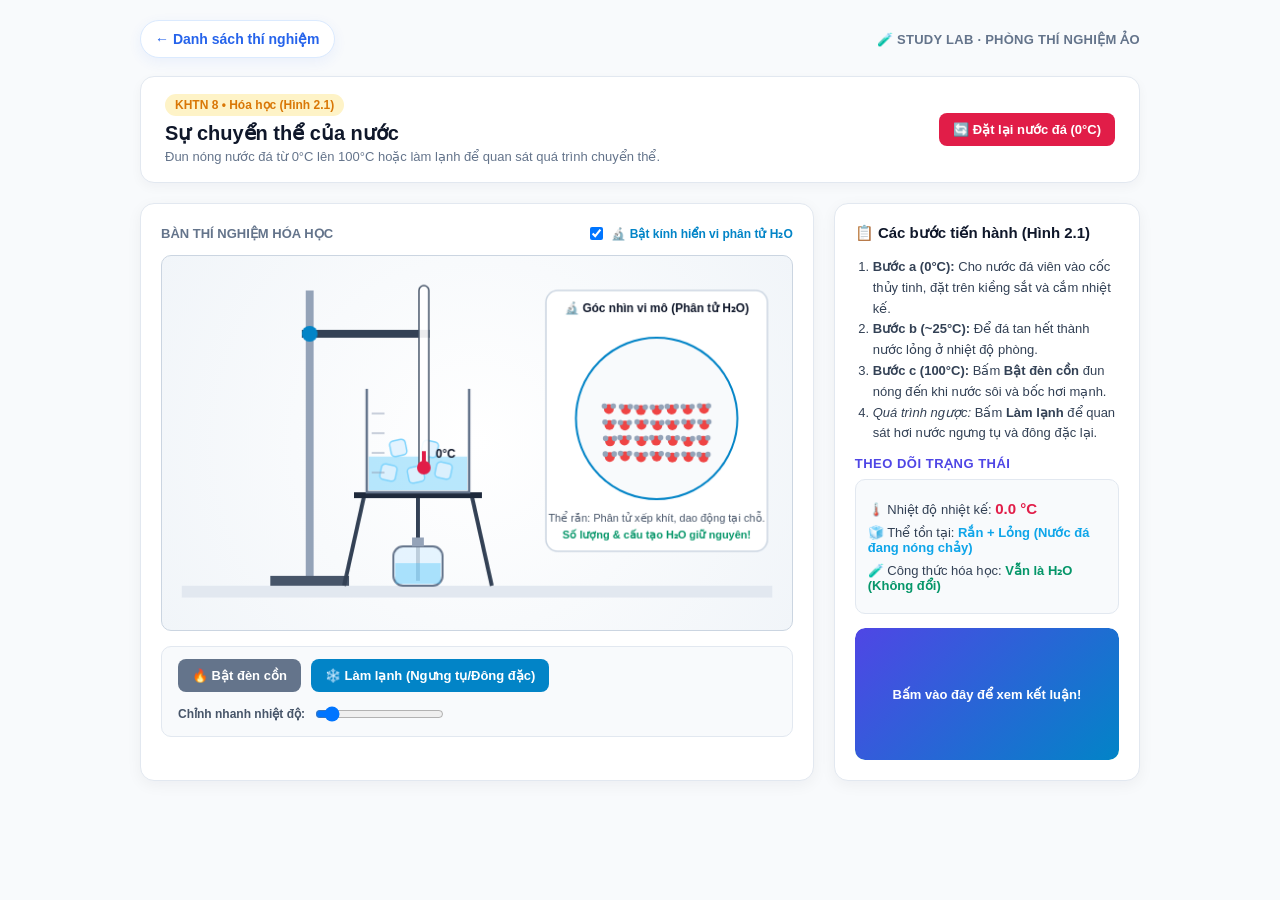
<file: experiments/su-chuyen-the-cua-nuoc.html>
<!DOCTYPE html>
<html lang="vi">
<head>
    <meta charset="UTF-8">
    <meta name="viewport" content="width=device-width, initial-scale=1, viewport-fit=cover">
    <title>Sự chuyển thể của nước | Study Lab</title>
    <style>
        body {
            font-family: 'Segoe UI', Tahoma, Geneva, Verdana, sans-serif;
            background-color: #f8fafc;
            color: #1e293b;
            margin: 0;
            padding: 20px;
            display: flex;
            flex-direction: column;
            align-items: center;
            user-select: none;
        }
        .container {
            width: 100%;
            max-width: 1000px;
        }
        /* Thanh điều hướng chọn thí nghiệm */
        .nav-tabs {
            display: flex;
            gap: 10px;
            margin-bottom: 16px;
            flex-wrap: wrap;
        }
        .tab-btn {
            background: #ffffff;
            color: #475569;
            border: 1px solid #cbd5e1;
            padding: 10px 18px;
            border-radius: 10px;
            font-weight: 600;
            font-size: 14px;
            cursor: pointer;
            transition: all 0.2s;
            display: flex;
            align-items: center;
            gap: 8px;
        }
        .tab-btn:hover {
            background: #f1f5f9;
        }
        .tab-btn.active {
            background: #4f46e5;
            color: #ffffff;
            border-color: #4f46e5;
            box-shadow: 0 4px 12px rgba(79, 70, 229, 0.25);
        }
        .header {
            background: #ffffff;
            border: 1px solid #e2e8f0;
            padding: 18px 24px;
            border-radius: 14px;
            margin-bottom: 20px;
            display: flex;
            justify-content: space-between;
            align-items: center;
            flex-wrap: wrap;
            gap: 15px;
            box-shadow: 0 4px 12px rgba(15, 23, 42, 0.04);
        }
        .main-grid {
            display: grid;
            grid-template-columns: 2.2fr 1fr;
            gap: 20px;
        }
        @media (max-width: 840px) {
            .main-grid { grid-template-columns: 1fr; }
        }
        .card {
            background: #ffffff;
            border: 1px solid #e2e8f0;
            border-radius: 14px;
            padding: 20px;
            box-shadow: 0 4px 15px rgba(15, 23, 42, 0.05);
        }
        canvas {
            background: radial-gradient(circle at center, #ffffff 0%, #f1f5f9 100%);
            border: 1px solid #cbd5e1;
            border-radius: 10px;
            width: 100%;
            height: auto;
            display: block;
        }
        button.action-btn {
            background: #4f46e5;
            color: white;
            border: none;
            padding: 9px 14px;
            border-radius: 8px;
            cursor: pointer;
            font-weight: 600;
            font-size: 13px;
            transition: all 0.15s ease;
        }
        button.action-btn:hover { background: #4338ca; transform: translateY(-1px); }
        button.action-btn:disabled {
            background: #cbd5e1 !important;
            color: #64748b;
            cursor: not-allowed;
            transform: none;
            box-shadow: none !important;
        }
        .btn-reset { background: #e11d48 !important; }
        .btn-reset:hover { background: #be123c !important; }
        .btn-burner-on { background: #ea580c !important; box-shadow: 0 0 12px rgba(234, 88, 12, 0.4); }
        .btn-burner-off { background: #64748b !important; }
        .btn-active-step {
            outline: 2px solid #4f46e5;
            outline-offset: 2px;
        }
        
        .weight-btn {
            width: 42px;
            height: 42px;
            background: #f1f5f9;
            border-radius: 10px;
            border: 2px solid #cbd5e1;
            color: #334155;
            font-weight: bold;
            cursor: pointer;
            display: inline-flex;
            align-items: center;
            justify-content: center;
            margin-right: 8px;
        }
        .weight-btn:hover { background: #e2e8f0; }
        .weight-btn.active {
            background: #4f46e5;
            border-color: #4f46e5;
            color: white;
            box-shadow: 0 4px 10px rgba(79, 70, 229, 0.3);
        }
        .badge {
            background: #e0f2fe;
            color: #0284c7;
            padding: 4px 10px;
            border-radius: 20px;
            font-size: 12px;
            font-weight: 600;
        }
        .badge-chem {
            background: #fef3c7;
            color: #d97706;
        }
        .hidden { display: none !important; }
        .status-box p { margin: 8px 0; }
        .conclusion-box {
            background: #ecfdf5;
            border: 1px solid #a7f3d0;
            color: #065f46;
            padding: 12px;
            border-radius: 8px;
            font-size: 12.5px;
            margin-top: 12px;
            line-height: 1.5;
        }
    
        /* Miếng che kết luận: nhấn để mở, đặt lại để che lại */
        .conclusion-wrapper {
            position: relative;
            overflow: hidden;
            border-radius: 10px;
            margin-top: 14px;
        }
        .conclusion-cover {
            position: absolute;
            inset: 0;
            width: 100%;
            height: 100%;
            box-sizing: border-box;
            border: 0;
            background: linear-gradient(135deg, #4f46e5, #0284c7);
            color: #fff;
            display: flex;
            flex-direction: column;
            align-items: center;
            justify-content: center;
            font: 600 13px 'Segoe UI', Tahoma, sans-serif;
            cursor: pointer;
            border-radius: 10px;
            transition: transform .4s ease, opacity .4s ease, background .2s ease;
            z-index: 2;
            text-align: center;
            padding: 15px;
            box-shadow: 0 4px 12px rgba(0, 0, 0, .15);
        }
        .conclusion-cover:hover { background: linear-gradient(135deg, #4338ca, #0369a1); }
        .conclusion-cover:focus-visible { outline: 3px solid #f59e0b; outline-offset: -5px; }
        .conclusion-cover.revealed {
            transform: translateY(100%);
            opacity: 0;
            pointer-events: none;
        }

    </style>

    <style>
      .nav-tabs { display: none !important; }
      .lab-topbar { max-width: 1000px; width: 100%; margin: 0 auto 18px; display:flex; align-items:center; justify-content:space-between; gap:12px; flex-wrap:wrap; }
      .back-link { display:inline-flex; align-items:center; gap:8px; padding:10px 14px; border-radius:999px; background:#fff; border:1px solid #dbeafe; color:#2563eb; text-decoration:none; font-size:14px; font-weight:700; box-shadow:0 4px 14px rgba(37,99,235,.07); transition:transform .2s, box-shadow .2s; }
      .back-link:hover { transform:translateY(-2px); box-shadow:0 8px 20px rgba(37,99,235,.12); }
      .lab-brand { color:#64748b; font-size:13px; font-weight:700; letter-spacing:.02em; }
      @media(max-width:600px){ .lab-topbar{align-items:flex-start;} .lab-brand{width:100%;} }
    </style>
    <link rel="stylesheet" href="../assets/css/experiment-mobile.css">
</head>
<body>
    <div class="container">
        <div class="lab-topbar">
            <a class="back-link" href="../index.html">← Danh sách thí nghiệm</a>
            <span class="lab-brand">🧪 STUDY LAB · PHÒNG THÍ NGHIỆM ẢO</span>
        </div>
        
        <!-- Menu chọn bài thí nghiệm -->
        <div class="nav-tabs">
            <button class="tab-btn" id="tabFes" onclick="switchLab('fes')">
                🔥 Sắt + Lưu huỳnh
            </button>
            <button class="tab-btn active" id="tabChem" onclick="switchLab('chem')">
                🧪 Sự chuyển thể của nước
            </button>
            <button class="tab-btn" id="tabPhys" onclick="switchLab('phys')">
                ⚖️ Tác dụng làm quay của lực
            </button>
        </div>

        <!-- ========================================================= -->
        <!-- KHU VỰC THÍ NGHIỆM 3: HÓA HỌC (SẮT + LƯU HUỲNH - HÌNH 2.2)-->
        <!-- ========================================================= -->
        <div id="fesSection" class="hidden">
            <div class="header">
                <div>
                    <span class="badge badge-chem">KHTN 8 &bull; Hóa học (Hình 2.2)</span>
                    <h1 style="margin: 8px 0 4px 0; font-size: 20px; color: #0f172a;">Sắt phản ứng với lưu huỳnh</h1>
                    <p style="color: #64748b; font-size: 13px; margin: 0;">So sánh tính chất từ tính của hỗn hợp bột Fe + S trước và sau khi đun nóng tạo chất mới FeS.</p>
                </div>
                <button class="action-btn btn-reset" onclick="resetFesLab()">🔄 Làm lại từ đầu</button>
            </div>

            <div class="main-grid">
                <div class="card">
                    <div style="display: flex; justify-content: space-between; align-items: center; margin-bottom: 12px;">
                        <span style="font-size: 13px; color: #64748b; font-weight: 600;">BÀN THÍ NGHIỆM HÓA HỌC (ỐNG 1 & ỐNG 2)</span>
                        <label style="font-size: 12px; color: #0284c7; font-weight: 600; cursor: pointer; display: flex; align-items: center; gap: 5px;">
                            <input type="checkbox" id="toggleFesAtoms" checked> 🔬 Bật kính hiển vi nguyên tử Fe & S
                        </label>
                    </div>

                    <canvas id="fesCanvas" width="640" height="380"></canvas>

                    <!-- Bảng điều khiển tương tác từng bước -->
                    <div style="display: flex; align-items: center; justify-content: space-between; background: #f8fafc; padding: 12px 16px; border-radius: 10px; border: 1px solid #e2e8f0; margin-top: 15px; flex-wrap: wrap; gap: 8px;">
                        <div style="display: flex; align-items: center; gap: 8px; flex-wrap: wrap;">
                            <button id="btnFesMix" class="action-btn" style="background: #0284c7;" onclick="fesActionMix()">1. Trộn đều Fe + S</button>
                            <button id="btnFesMag1" class="action-btn" style="background: #4f46e5;" onclick="fesActionMagnet1()" disabled>2. Thử nam châm ống (1)</button>
                            <button id="btnFesHeat" class="action-btn" style="background: #ea580c;" onclick="fesActionHeat()" disabled>3. Đun nóng ống (2)</button>
                            <button id="btnFesMag2" class="action-btn" style="background: #059669;" onclick="fesActionMagnet2()" disabled>4. Thử nam châm ống (2)</button>
                        </div>
                    </div>
                </div>

                <div class="card" style="display: flex; flex-direction: column; justify-content: space-between;">
                    <div>
                        <h3 style="margin-top: 0; font-size: 15px; color: #0f172a;">📋 Các bước tiến hành (Hình 2.2)</h3>
                        <ol style="padding-left: 18px; font-size: 13px; color: #334155; line-height: 1.55; margin-bottom: 12px;">
                            <li><b>Bước 1:</b> Trộn đều bột sắt (xám) và bột lưu huỳnh (vàng) tỉ lệ 7:4, chia vào ống (1) và ống (2).</li>
                            <li><b>Bước 2:</b> Đưa nam châm lại gần ống (1) &rarr; Bột sắt bị hút lên thành ống.</li>
                            <li><b>Bước 3:</b> Đun nóng mạnh đáy ống (2) khoảng 30s rồi để nguội &rarr; Hỗn hợp cháy sáng tạo chất rắn xám đen.</li>
                            <li><b>Bước 4:</b> Đưa nam châm lại gần ống (2) &rarr; Chất rắn không bị nam châm hút.</li>
                        </ol>

                        <h4 style="color: #4f46e5; font-size: 13px; text-transform: uppercase; letter-spacing: 0.5px; margin: 10px 0 8px 0;">Kết quả quan sát trực tiếp</h4>
                        <div class="status-box" style="background: #f8fafc; padding: 12px; border-radius: 10px; border: 1px solid #e2e8f0; font-size: 13px; color: #334155;">
                            <p>🧪 Trạng thái: <span id="fesStepText" style="color: #0284c7; font-weight: bold;">Chưa trộn (2 lớp bột tách riêng)</span></p>
                            <p>🧲 Ống (1) [Fe + S]: <span id="fesTube1Res" style="color: #64748b; font-weight: bold;">Chưa thử nam châm</span></p>
                            <p>🧲 Ống (2) [Sau đun]: <span id="fesTube2Res" style="color: #64748b; font-weight: bold;">Chưa đun nóng</span></p>
                        </div>

                        <div class="conclusion-wrapper" id="conclusion-fes">
                            <div class="conclusion-cover" role="button" tabindex="0" aria-label="Bấm vào đây để xem kết luận" onclick="revealConclusion(this)" onkeydown="if(event.key === 'Enter' || event.key === ' '){event.preventDefault();revealConclusion(this)}">
                                Bấm vào đây để xem kết luận!
                            </div>
<div class="conclusion-box">
                            <b>💡 Kết luận rút ra:</b><br>
                            &bull; <b>Ống (1):</b> Chỉ là hỗn hợp cơ học, sắt giữ nguyên tính từ &rarr; <b>Biến đổi vật lí</b>.<br>
                            &bull; <b>Ống (2):</b> Sinh ra chất mới <b>Sắt(II) sulfide (FeS)</b> không còn bị nam châm hút &rarr; <b>Biến đổi hóa học</b>.
                        </div>
                        </div>
                    </div>
                </div>
            </div>
        </div>

        <!-- ========================================================= -->
        <!-- KHU VỰC THÍ NGHIỆM 2: HÓA HỌC (SỰ CHUYỂN THỂ CỦA NƯỚC)    -->
        <!-- ========================================================= -->
        <div id="chemSection">
            <div class="header">
                <div>
                    <span class="badge badge-chem">KHTN 8 &bull; Hóa học (Hình 2.1)</span>
                    <h1 style="margin: 8px 0 4px 0; font-size: 20px; color: #0f172a;">Sự chuyển thể của nước</h1>
                    <p style="color: #64748b; font-size: 13px; margin: 0;">Đun nóng nước đá từ 0°C lên 100°C hoặc làm lạnh để quan sát quá trình chuyển thể.</p>
                </div>
                <button class="action-btn btn-reset" onclick="resetChemLab()">🔄 Đặt lại nước đá (0°C)</button>
            </div>

            <div class="main-grid">
                <div class="card">
                    <div style="display: flex; justify-content: space-between; align-items: center; margin-bottom: 12px;">
                        <span style="font-size: 13px; color: #64748b; font-weight: 600;">BÀN THÍ NGHIỆM HÓA HỌC</span>
                        <label style="font-size: 12px; color: #0284c7; font-weight: 600; cursor: pointer; display: flex; align-items: center; gap: 5px;">
                            <input type="checkbox" id="toggleMolecules" checked> 🔬 Bật kính hiển vi phân tử H₂O
                        </label>
                    </div>

                    <canvas id="chemCanvas" width="640" height="380"></canvas>

                    <div style="display: flex; align-items: center; justify-content: space-between; background: #f8fafc; padding: 12px 16px; border-radius: 10px; border: 1px solid #e2e8f0; margin-top: 15px; flex-wrap: wrap; gap: 12px;">
                        <div style="display: flex; align-items: center; gap: 10px;">
                            <button id="btnBurner" class="action-btn btn-burner-off" onclick="toggleBurner()">🔥 Bật đèn cồn</button>
                            <button class="action-btn" style="background: #0284c7;" onclick="coolDownWater()">❄️ Làm lạnh (Ngưng tụ/Đông đặc)</button>
                        </div>
                        <div style="display: flex; align-items: center; gap: 8px;">
                            <span style="font-size: 12px; color: #475569; font-weight: 600;">Chỉnh nhanh nhiệt độ:</span>
                            <input type="range" id="tempSlider" min="-10" max="110" value="0" oninput="manualTemp(this.value)" style="cursor: pointer;">
                        </div>
                    </div>
                </div>

                <div class="card" style="display: flex; flex-direction: column; justify-content: space-between;">
                    <div>
                        <h3 style="margin-top: 0; font-size: 15px; color: #0f172a;">📋 Các bước tiến hành (Hình 2.1)</h3>
                        <ol style="padding-left: 18px; font-size: 13px; color: #334155; line-height: 1.6; margin-bottom: 12px;">
                            <li><b>Bước a (0°C):</b> Cho nước đá viên vào cốc thủy tinh, đặt trên kiềng sắt và cắm nhiệt kế.</li>
                            <li><b>Bước b (~25°C):</b> Để đá tan hết thành nước lỏng ở nhiệt độ phòng.</li>
                            <li><b>Bước c (100°C):</b> Bấm <b>Bật đèn cồn</b> đun nóng đến khi nước sôi và bốc hơi mạnh.</li>
                            <li><i>Quá trình ngược:</i> Bấm <b>Làm lạnh</b> để quan sát hơi nước ngưng tụ và đông đặc lại.</li>
                        </ol>

                        <h4 style="color: #4f46e5; font-size: 13px; text-transform: uppercase; letter-spacing: 0.5px; margin: 12px 0 8px 0;">Theo dõi trạng thái</h4>
                        <div class="status-box" style="background: #f8fafc; padding: 12px; border-radius: 10px; border: 1px solid #e2e8f0; font-size: 13px; color: #334155;">
                            <p>🌡️ Nhiệt độ nhiệt kế: <span id="tempDisplay" style="color: #e11d48; font-weight: bold; font-size: 15px;">0.0 °C</span></p>
                            <p>🧊 Thể tồn tại: <span id="stateDisplay" style="color: #0284c7; font-weight: bold;">Thể rắn (Nước đá đang tan)</span></p>
                            <p>🧪 Công thức hóa học: <span style="color: #059669; font-weight: bold;">Vẫn là H₂O (Không đổi)</span></p>
                        </div>

                        <div class="conclusion-wrapper" id="conclusion-chem">
                            <div class="conclusion-cover" role="button" tabindex="0" aria-label="Bấm vào đây để xem kết luận" onclick="revealConclusion(this)" onkeydown="if(event.key === 'Enter' || event.key === ' '){event.preventDefault();revealConclusion(this)}">
                                Bấm vào đây để xem kết luận!
                            </div>
<div class="conclusion-box">
                            <b>💡 Kết luận rút ra:</b><br>
                            Trong quá trình nóng chảy, sôi, ngưng tụ hay đông đặc, nước chỉ thay đổi về <b>trạng thái (thể)</b> chứ <b>không biến đổi thành chất khác</b>. Đây là <b>biến đổi vật lí</b>.
                        </div>
                        </div>
                    </div>
                </div>
            </div>
        </div>

        <!-- ========================================================= -->
        <!-- KHU VỰC THÍ NGHIỆM 1: VẬT LÝ (TÁC DỤNG LÀM QUAY CỦA LỰC)  -->
        <!-- ========================================================= -->
        <div id="physSection" class="hidden">
            <div class="header">
                <div>
                    <span class="badge">KHTN 8 &bull; Vật lý (Hình 18.1)</span>
                    <h1 style="margin: 8px 0 4px 0; font-size: 20px; color: #0f172a;">Tác dụng làm quay của lực</h1>
                    <p style="color: #64748b; font-size: 13px; margin: 0;">Thanh đòn có quán tính, ma sát trục quay và quả nặng luôn hướng thẳng đứng theo trọng lực.</p>
                </div>
                <button class="action-btn btn-reset" onclick="resetPhysLab()">🔄 Đặt lại thí nghiệm</button>
            </div>

            <div class="main-grid">
                <div class="card">
                    <div style="display: flex; justify-content: space-between; align-items: center; margin-bottom: 12px;">
                        <span style="font-size: 13px; color: #64748b; font-weight: 600;">BÀN THÍ NGHIỆM VẬT LÝ</span>
                        <span id="hoverHint" style="font-size: 12px; color: #0284c7; font-weight: 500;">Di chuột vào các lỗ trên thanh để chọn vị trí</span>
                    </div>
                    
                    <canvas id="physCanvas" width="640" height="360" style="cursor: pointer;"></canvas>

                    <div style="display: flex; align-items: center; justify-content: space-between; background: #f8fafc; padding: 12px 16px; border-radius: 10px; border: 1px solid #e2e8f0; margin-top: 15px; flex-wrap: wrap; gap: 10px;">
                        <div style="display: flex; align-items: center;">
                            <span style="font-size: 13px; margin-right: 12px; color: #334155; font-weight: 500;">Số quả nặng treo thêm:</span>
                            <button class="weight-btn active" id="btnW1" onclick="selectWeight(1)">1</button>
                            <button class="weight-btn" id="btnW2" onclick="selectWeight(2)">2</button>
                            <button class="weight-btn" id="btnW3" onclick="selectWeight(3)">3</button>
                        </div>
                        <div style="font-size: 12px; color: #64748b; text-align: right;">
                            <div>🖱️ <b>Click trái:</b> Treo thêm quả nặng</div>
                            <div>🖱️ <b>Click phải:</b> Tháo quả nặng</div>
                        </div>
                    </div>
                </div>

                <div class="card" style="display: flex; flex-direction: column; justify-content: space-between;">
                    <div>
                        <h3 style="margin-top: 0; font-size: 15px; color: #0f172a;">📋 Quy trình SGK (Hình 18.1)</h3>
                        <ol style="padding-left: 18px; font-size: 13px; color: #334155; line-height: 1.6; margin-bottom: 15px;">
                            <li>Treo quả nặng vào <b>trục quay O</b> (ở giữa) &rarr; Quan sát thanh có quay không.</li>
                            <li>Tháo ra, treo vào <b>điểm A</b> (mút trái) &rarr; Quan sát chiều quay.</li>
                            <li>Tháo ra, treo vào <b>điểm C</b> (mút phải) &rarr; So sánh chiều quay với khi treo ở A.</li>
                        </ol>
                        <hr style="border: 0; border-top: 1px solid #e2e8f0; margin: 15px 0;">
                        <h4 style="color: #4f46e5; font-size: 13px; text-transform: uppercase; letter-spacing: 0.5px; margin-bottom: 10px;">Phân tích vật lý trực tiếp</h4>
                        <div class="status-box" style="background: #f8fafc; padding: 14px; border-radius: 10px; border: 1px solid #e2e8f0; font-size: 13px; color: #334155;">
                            <p>🔹 Momen bên trái (A): <span id="leftTorqueText" style="color: #0284c7; font-weight: bold;">0</span></p>
                            <p>🔹 Momen bên phải (C): <span id="rightTorqueText" style="color: #0284c7; font-weight: bold;">0</span></p>
                            <p>🔹 Góc lệch hiện tại: <span id="angleText" style="color: #0f172a; font-weight: bold;">0.0°</span></p>
                            <div id="resultStatus" style="color: #059669; font-weight: 600; margin-top: 10px; border-top: 1px solid #e2e8f0; padding-top: 10px; line-height: 1.4;">
                                Thanh đang nằm cân bằng theo phương ngang.
                            </div>
                        </div>
                        <div class="conclusion-wrapper" id="conclusion-phys">
                            <div class="conclusion-cover" role="button" tabindex="0" aria-label="Bấm vào đây để xem kết luận" onclick="revealConclusion(this)" onkeydown="if(event.key === 'Enter' || event.key === ' '){event.preventDefault();revealConclusion(this)}">
                                Bấm vào đây để xem kết luận!
                            </div>
                            <div class="conclusion-box">
                                <b>💡 Kết luận:</b><br>
                                Lực có thể làm vật quay quanh trục. Tác dụng làm quay phụ thuộc vào độ lớn của lực và khoảng cách từ trục quay đến giá của lực. Lực có giá đi qua trục quay không làm thanh quay; lực tác dụng ở hai phía của trục có thể làm thanh quay theo hai chiều ngược nhau.
                            </div>
                        </div>
                    </div>
                </div>
            </div>
        </div>
    </div>

    <script>
        // ==========================================
        // CHUYỂN ĐỔI GIỮA 3 THÍ NGHIỆM
        // ==========================================
        let currentTab = 'chem';

        function revealConclusion(element) {
            if (!element) return;
            element.classList.add('revealed');
            element.setAttribute('aria-hidden', 'true');
        }

        function resetConclusionCover(id) {
            const wrapper = document.getElementById('conclusion-' + id);
            const cover = wrapper && wrapper.querySelector('.conclusion-cover');
            if (cover) {
                cover.classList.remove('revealed');
                cover.removeAttribute('aria-hidden');
            }
        }

        function switchLab(tab) {
            currentTab = tab;
            document.getElementById('fesSection').classList.toggle('hidden', tab !== 'fes');
            document.getElementById('chemSection').classList.toggle('hidden', tab !== 'chem');
            document.getElementById('physSection').classList.toggle('hidden', tab !== 'phys');

            document.getElementById('tabFes').classList.toggle('active', tab === 'fes');
            document.getElementById('tabChem').classList.toggle('active', tab === 'chem');
            document.getElementById('tabPhys').classList.toggle('active', tab === 'phys');
        }

        switchLab('chem');

        // =========================================================================
        // LOGIC THÍ NGHIỆM 3: SẮT TÁC DỤNG VỚI LƯU HUỲNH (ANIMATION MƯỢT MÀ)
        // =========================================================================
        const fesCanvas = document.getElementById('fesCanvas');
        const fesCtx = fesCanvas.getContext('2d');

        let fesMixed = false;
        let fesMixProgress = 0;         // 0 -> 1: hiệu ứng lắc/trộn đều 2 lớp bột
        let fesMagnetTarget = 'none';   // 'none' | 'tube1' | 'tube2'
        let fesMagnetX = 55;            // Tọa độ X hiện tại của nam châm (trượt mượt)
        let fesMagnetY = 210;
        let fesHeating = false;         // Đang bật đèn cồn đun ống 2
        let fesHeatTimer = 0;           // Đếm thời gian đun & phản ứng tỏa nhiệt
        let fesTube2Temp = 25;          // Nhiệt độ đáy ống 2 (°C)
        let fesReactionDone = false;    // Đã biến đổi hoàn toàn thành FeS chưa
        let fesBurnerX = 335;           // Tọa độ X đèn cồn (trượt mượt vào dưới ống 2)
        let fesSmokes = [];             // Khói lưu huỳnh bay nhẹ trong ống khi đun
        let fesSparks = [];             // Tia sáng đỏ rực trong khối bột khi phản ứng

        // Tạo các hạt bột Fe (xám sẫm) và bột S (vàng tươi) trong 2 ống nghiệm
        let tube1Particles = [];
        let tube2Particles = [];
        let fesAtoms = [];              // Các nguyên tử Fe và S cho kính hiển vi

        function initFesParticles() {
            tube1Particles = [];
            tube2Particles = [];
            // Mỗi ống có 70 hạt (40 Fe màu xám, 30 S màu vàng)
            for (let i = 0; i < 70; i++) {
                let isIron = i < 40;
                // Trước khi trộn: S ở lớp dưới, Fe ở lớp trên
                let unmixedY = isIron ? (215 + Math.random() * 28) : (244 + Math.random() * 32);
                let mixedY = 215 + Math.random() * 62;
                let rx = (Math.random() - 0.5) * 26;

                tube1Particles.push({
                    isIron: isIron,
                    rx: rx,
                    unmixedY: unmixedY,
                    mixedY: mixedY,
                    x: 130 + rx,
                    y: unmixedY,
                    attractedOffset: 0
                });

                tube2Particles.push({
                    isIron: isIron,
                    rx: rx,
                    unmixedY: unmixedY,
                    mixedY: mixedY,
                    x: 270 + rx,
                    y: unmixedY
                });
            }

            // Khởi tạo 12 cặp nguyên tử Fe & S cho kính hiển vi
            fesAtoms = [];
            for (let i = 0; i < 12; i++) {
                fesAtoms.push({
                    feX: (Math.random() - 0.5) * 120,
                    feY: (Math.random() - 0.5) * 120,
                    sX: (Math.random() - 0.5) * 120,
                    sY: (Math.random() - 0.5) * 120,
                    vx1: (Math.random() - 0.5) * 1.4,
                    vy1: (Math.random() - 0.5) * 1.4,
                    vx2: (Math.random() - 0.5) * 1.4,
                    vy2: (Math.random() - 0.5) * 1.4,
                    bondAngle: Math.random() * Math.PI * 2
                });
            }
        }
        initFesParticles();

        function fesActionMix() {
            fesMixed = true;
            document.getElementById('btnFesMix').disabled = true;
            document.getElementById('btnFesMag1').disabled = false;
            document.getElementById('btnFesHeat').disabled = false;
            document.getElementById('fesStepText').innerText = "Đã trộn đều hỗn hợp Fe + S vào 2 ống";
        }

        function fesActionMagnet1() {
            fesMagnetTarget = (fesMagnetTarget === 'tube1') ? 'none' : 'tube1';
            if (fesMagnetTarget === 'tube1') {
                document.getElementById('fesTube1Res').innerText = "Bột sắt bị nam châm hút mạnh về thành ống!";
                document.getElementById('fesTube1Res').style.color = "#0284c7";
            }
        }

        function fesActionHeat() {
            fesMagnetTarget = 'none'; // Rút nam châm ra để đun ống 2
            fesHeating = true;
            fesHeatTimer = 0;
            document.getElementById('btnFesHeat').disabled = true;
            document.getElementById('fesStepText').innerText = "Đang đun nóng mạnh đáy ống nghiệm (2)...";
            document.getElementById('fesTube2Res').innerText = "Đang đun nóng (Phản ứng tỏa nhiệt)...";
            document.getElementById('fesTube2Res').style.color = "#ea580c";
        }

        function fesActionMagnet2() {
            fesMagnetTarget = (fesMagnetTarget === 'tube2') ? 'none' : 'tube2';
            if (fesMagnetTarget === 'tube2') {
                document.getElementById('fesTube2Res').innerText = "KHÔNG bị nam châm hút (Đã thành chất mới FeS)!";
                document.getElementById('fesTube2Res').style.color = "#e11d48";
            }
        }

        function resetFesLab() {
            resetConclusionCover('fes');
            fesMixed = false;
            fesMixProgress = 0;
            fesMagnetTarget = 'none';
            fesMagnetX = 55;
            fesHeating = false;
            fesHeatTimer = 0;
            fesTube2Temp = 25;
            fesReactionDone = false;
            fesBurnerX = 335;
            fesSmokes = [];
            fesSparks = [];
            initFesParticles();

            document.getElementById('btnFesMix').disabled = false;
            document.getElementById('btnFesMag1').disabled = true;
            document.getElementById('btnFesHeat').disabled = true;
            document.getElementById('btnFesMag2').disabled = true;

            document.getElementById('fesStepText').innerText = "Chưa trộn (2 lớp bột tách riêng)";
            document.getElementById('fesTube1Res').innerText = "Chưa thử nam châm";
            document.getElementById('fesTube1Res').style.color = "#64748b";
            document.getElementById('fesTube2Res').innerText = "Chưa đun nóng";
            document.getElementById('fesTube2Res').style.color = "#64748b";
        }

        function updateFesPhysics() {
            // 1. Animation trộn đều 2 lớp bột
            if (fesMixed && fesMixProgress < 1) {
                fesMixProgress = Math.min(1, fesMixProgress + 0.025);
            }

            // 2. Animation di chuyển mượt của Nam châm
            let targetMagX = 50;
            let targetMagY = 235;
            if (fesMagnetTarget === 'tube1') {
                targetMagX = 82; // Áp sát bên trái ống 1 (tâm ống 1 ở x=130)
                targetMagY = 232;
            } else if (fesMagnetTarget === 'tube2') {
                targetMagX = 318; // Áp sát bên phải ống 2 (tâm ống 2 ở x=270)
                targetMagY = 232;
            }
            fesMagnetX += (targetMagX - fesMagnetX) * 0.12;
            fesMagnetY += (targetMagY - fesMagnetY) * 0.12;

            // 3. Cập nhật vị trí từng hạt trong ống (1) - Bột sắt bị hút về phía nam châm
            let magDist1 = Math.abs(fesMagnetX - 82);
            let pullStrength1 = (fesMagnetTarget === 'tube1' && magDist1 < 25) ? (1 - magDist1 / 25) : 0;

            tube1Particles.forEach(p => {
                let baseY = p.unmixedY * (1 - fesMixProgress) + p.mixedY * fesMixProgress;
                let baseX = 130 + p.rx;

                if (p.isIron && pullStrength1 > 0) {
                    // Các hạt sắt bị hút dạt sang thành trái ống nghiệm và nhô lên sát cực nam châm
                    let attractX = 115 + (Math.sin(p.mixedY) * 3);
                    let attractY = 212 + (p.mixedY - 215) * 0.65;
                    p.x += (attractX - p.x) * 0.15;
                    p.y += (attractY - p.y) * 0.15;
                } else {
                    p.x += (baseX - p.x) * 0.15;
                    p.y += (baseY - p.y) * 0.15;
                }
            });

            // 4. Cập nhật quá trình đun nóng & phản ứng hóa học ở ống (2)
            let targetBurnerX = fesHeating ? 270 : 345;
            fesBurnerX += (targetBurnerX - fesBurnerX) * 0.1;

            if (fesHeating) {
                fesHeatTimer++;
                if (fesTube2Temp < 650) {
                    fesTube2Temp += 4.5;
                }
                // Tạo khói nhẹ bốc lên trong ống 2
                if (Math.random() < 0.35) {
                    fesSmokes.push({
                        x: 270 + (Math.random() - 0.5) * 16,
                        y: 215,
                        r: 4 + Math.random() * 4,
                        alpha: 0.45,
                        vy: -1.1 - Math.random() * 0.6
                    });
                }
                // Khi đủ nóng (> 450°C), phản ứng tỏa nhiệt bùng sáng đỏ rực trong lòng hỗn hợp
                if (fesTube2Temp > 420 && Math.random() < 0.6) {
                    fesSparks.push({
                        x: 270 + (Math.random() - 0.5) * 24,
                        y: 225 + Math.random() * 48,
                        r: 2 + Math.random() * 3,
                        life: 1.0
                    });
                }
                // Sau khoảng 3.2 giây đun nóng mạnh -> Tự động tắt đèn cồn và để nguội như SGK
                if (fesHeatTimer > 190) {
                    fesHeating = false;
                    fesReactionDone = true;
                    document.getElementById('btnFesMag2').disabled = false;
                    document.getElementById('fesStepText').innerText = "Đã đun xong & để nguội! Sẵn sàng thử nam châm ống (2)";
                    document.getElementById('fesTube2Res').innerText = "Tạo thành chất rắn xám đen FeS (Đã nguội)";
                    document.getElementById('fesTube2Res').style.color = "#059669";
                }
            } else {
                // Nguội dần về nhiệt độ phòng 25°C
                if (fesTube2Temp > 25) {
                    fesTube2Temp = Math.max(25, fesTube2Temp - 3.5);
                }
            }

            // Cập nhật khói và tia lửa phản ứng
            for (let i = fesSmokes.length - 1; i >= 0; i--) {
                fesSmokes[i].y += fesSmokes[i].vy;
                fesSmokes[i].r += 0.08;
                fesSmokes[i].alpha -= 0.007;
                if (fesSmokes[i].alpha <= 0) fesSmokes.splice(i, 1);
            }
            for (let i = fesSparks.length - 1; i >= 0; i--) {
                fesSparks[i].life -= 0.05;
                if (fesSparks[i].life <= 0) fesSparks.splice(i, 1);
            }
        }

        function drawFesLab() {
            fesCtx.clearRect(0, 0, fesCanvas.width, fesCanvas.height);

            // Mặt bàn thí nghiệm
            fesCtx.fillStyle = '#e2e8f0';
            fesCtx.fillRect(15, 340, 610, 12);

            // 1. Giá thí nghiệm kép giữ 2 ống nghiệm
            fesCtx.fillStyle = '#475569';
            fesCtx.fillRect(185, 330, 30, 10); // Đế giá
            fesCtx.fillStyle = '#94a3b8';
            fesCtx.fillRect(196, 45, 8, 285);   // Trụ đứng ở giữa 2 ống

            // Thanh kẹp ngang giữ ống (1) ở x=130 và ống (2) ở x=270
            fesCtx.fillStyle = '#334155';
            fesCtx.fillRect(112, 115, 176, 8);
            fesCtx.beginPath();
            fesCtx.arc(200, 119, 8, 0, Math.PI * 2);
            fesCtx.fillStyle = '#0284c7';
            fesCtx.fill();

            // 2. Vẽ Ống nghiệm (1) - Đối chứng (bên trái, x=130)
            drawGlassTube(fesCtx, 130, 95, 36, 190, "Ống (1)", "Hỗn hợp Fe + S", false, 25);
            // Vẽ các hạt bột Fe & S trong ống 1
            tube1Particles.forEach(p => {
                fesCtx.beginPath();
                fesCtx.arc(p.x, p.y, 2.3, 0, Math.PI * 2);
                fesCtx.fillStyle = p.isIron ? '#334155' : '#eab308';
                fesCtx.fill();
            });

            // 3. Vẽ Ống nghiệm (2) - Đun nóng phản ứng (bên phải, x=270)
            drawGlassTube(fesCtx, 270, 95, 36, 190, "Ống (2)", fesReactionDone ? "Hợp chất FeS" : "Hỗn hợp Fe + S", fesReactionDone || fesTube2Temp > 380, fesTube2Temp);

            if (!fesReactionDone && fesTube2Temp <= 420) {
                // Chưa phản ứng xong: vẽ các hạt bột Fe + S
                tube2Particles.forEach(p => {
                    let baseY = p.unmixedY * (1 - fesMixProgress) + p.mixedY * fesMixProgress;
                    fesCtx.beginPath();
                    fesCtx.arc(270 + p.rx, baseY, 2.3, 0, Math.PI * 2);
                    fesCtx.fillStyle = p.isIron ? '#334155' : '#eab308';
                    fesCtx.fill();
                });
            } else {
                // Đã tạo thành khối rắn xám đen Sắt(II) sulfide (FeS)
                fesCtx.save();
                fesCtx.beginPath();
                fesCtx.roundRect(254, 218, 32, 63, [2, 2, 14, 14]);
                fesCtx.fillStyle = '#1e293b';
                fesCtx.fill();

                // Hiệu ứng ánh đỏ rực của phản ứng tỏa nhiệt khi đang nóng
                if (fesTube2Temp > 120) {
                    let glowAlpha = Math.min(0.85, (fesTube2Temp - 120) / 500);
                    fesCtx.fillStyle = `rgba(239, 68, 68, ${glowAlpha})`;
                    fesCtx.fill();
                }
                fesCtx.restore();
            }

            // Vẽ các tia sáng rực cháy bên trong khối phản ứng ống 2
            fesSparks.forEach(sp => {
                fesCtx.beginPath();
                fesCtx.arc(sp.x, sp.y, sp.r, 0, Math.PI * 2);
                fesCtx.fillStyle = `rgba(253, 224, 71, ${sp.life})`;
                fesCtx.fill();
            });

            // Vẽ khói bốc lên trong ống 2
            fesSmokes.forEach(sm => {
                fesCtx.beginPath();
                fesCtx.arc(sm.x, sm.y, sm.r, 0, Math.PI * 2);
                fesCtx.fillStyle = `rgba(234, 179, 8, ${sm.alpha})`;
                fesCtx.fill();
            });

            // 4. Vẽ Đèn cồn (trượt vào dưới ống 2 khi đun)
            drawAlcoholBurner(fesCtx, fesBurnerX, 300, fesHeating);

            // 5. Vẽ Thanh Nam Châm chữ U / Thanh thẳng có cực N-S
            drawMagnet(fesCtx, fesMagnetX, fesMagnetY, fesMagnetTarget === 'tube2');

            // 6. KÍNH HIỂN VI NGUYÊN TỬ (Góc phải màn hình)
            if (document.getElementById('toggleFesAtoms').checked) {
                drawFesMicroscope();
            }
        }

        function drawGlassTube(ctx, cx, topY, w, h, title, subTitle, isDarkened, temp) {
            ctx.save();
            // Ánh hồng nhiệt ở đáy ống khi đun nóng
            if (temp > 100) {
                let heatAlpha = Math.min(0.45, (temp - 100) / 800);
                ctx.fillStyle = `rgba(249, 115, 22, ${heatAlpha})`;
                ctx.beginPath();
                ctx.roundRect(cx - w/2 - 2, topY + h - 75, w + 4, 77, [0, 0, 18, 18]);
                ctx.fill();
            }

            // Thân ống thủy tinh
            ctx.fillStyle = 'rgba(255, 255, 255, 0.45)';
            ctx.strokeStyle = '#64748b';
            ctx.lineWidth = 2;
            ctx.beginPath();
            ctx.roundRect(cx - w/2, topY, w, h, [2, 2, 18, 18]);
            ctx.fill();
            ctx.stroke();

            // Vành miệng ống nghiệm
            ctx.beginPath();
            ctx.roundRect(cx - w/2 - 3, topY - 3, w + 6, 6, 3);
            ctx.fillStyle = '#cbd5e1';
            ctx.fill();
            ctx.stroke();

            // Nhãn tên ống nghiệm phía trên
            ctx.fillStyle = '#0f172a';
            ctx.font = 'bold 12px sans-serif';
            ctx.textAlign = 'center';
            ctx.fillText(title, cx, topY - 22);
            ctx.fillStyle = '#475569';
            ctx.font = '11px sans-serif';
            ctx.fillText(subTitle, cx, topY - 9);
            ctx.restore();
        }

        function drawAlcoholBurner(ctx, cx, topY, isLit) {
            ctx.save();
            // Bầu đèn cồn thủy tinh
            ctx.fillStyle = 'rgba(224, 242, 254, 0.85)';
            ctx.strokeStyle = '#64748b';
            ctx.lineWidth = 1.8;
            ctx.beginPath();
            ctx.roundRect(cx - 22, topY + 6, 44, 34, 8);
            ctx.fill();
            ctx.stroke();

            // Cồn lỏng
            ctx.fillStyle = 'rgba(56, 189, 248, 0.35)';
            ctx.fillRect(cx - 20, topY + 20, 40, 18);

            // Cổ bấc
            ctx.fillStyle = '#94a3b8';
            ctx.fillRect(cx - 5, topY - 2, 10, 8);

            // Ngọn lửa khi bật
            if (isLit) {
                let flicker = Math.sin(Date.now() / 55) * 2.5;
                ctx.beginPath();
                ctx.moveTo(cx - 7, topY - 2);
                ctx.quadraticCurveTo(cx - 12, topY - 20, cx + flicker, topY - 36);
                ctx.quadraticCurveTo(cx + 12, topY - 20, cx + 7, topY - 2);
                ctx.fillStyle = 'rgba(249, 115, 22, 0.88)';
                ctx.fill();

                ctx.beginPath();
                ctx.moveTo(cx - 3.5, topY - 2);
                ctx.quadraticCurveTo(cx - 6, topY - 12, cx + flicker * 0.4, topY - 22);
                ctx.quadraticCurveTo(cx + 6, topY - 12, cx + 3.5, topY - 2);
                ctx.fillStyle = '#38bdf8';
                ctx.fill();
            }
            ctx.restore();
        }

        function drawMagnet(ctx, cx, cy, flipPoles) {
            ctx.save();
            ctx.translate(cx, cy);
            // Thanh nam châm 2 cực Đỏ (N) - Xanh (S)
            ctx.shadowColor = 'rgba(15, 23, 42, 0.2)';
            ctx.shadowBlur = 6;
            ctx.shadowOffsetY = 3;

            // Nửa trái
            ctx.fillStyle = flipPoles ? '#e11d48' : '#2563eb';
            ctx.beginPath();
            ctx.roundRect(-26, -12, 26, 24, [5, 0, 0, 5]);
            ctx.fill();

            // Nửa phải (hướng về phía ống nghiệm)
            ctx.fillStyle = flipPoles ? '#2563eb' : '#e11d48';
            ctx.beginPath();
            ctx.roundRect(0, -12, 26, 24, [0, 5, 5, 0]);
            ctx.fill();

            ctx.shadowColor = 'transparent';
            ctx.fillStyle = '#ffffff';
            ctx.font = 'bold 11px sans-serif';
            ctx.textAlign = 'center';
            ctx.fillText(flipPoles ? 'N' : 'S', -13, 4);
            ctx.fillText(flipPoles ? 'S' : 'N', 13, 4);

            ctx.fillStyle = '#334155';
            ctx.font = 'bold 10px sans-serif';
            ctx.fillText("Nam châm", 0, 24);
            ctx.restore();
        }

        function drawFesMicroscope() {
            const boxX = 395;
            const boxY = 30;
            const boxW = 225;
            const boxH = 285;

            fesCtx.fillStyle = '#ffffff';
            fesCtx.strokeStyle = '#cbd5e1';
            fesCtx.lineWidth = 1.5;
            fesCtx.beginPath();
            fesCtx.roundRect(boxX, boxY, boxW, boxH, 12);
            fesCtx.fill();
            fesCtx.stroke();

            fesCtx.fillStyle = '#0f172a';
            fesCtx.font = 'bold 12px sans-serif';
            fesCtx.textAlign = 'center';
            fesCtx.fillText("🔬 Góc nhìn vi mô (Nguyên tử)", boxX + boxW / 2, boxY + 22);

            const cx = boxX + boxW / 2;
            const cy = boxY + 125;
            const radius = 80;

            fesCtx.save();
            fesCtx.beginPath();
            fesCtx.arc(cx, cy, radius, 0, Math.PI * 2);
            fesCtx.fillStyle = '#f8fafc';
            fesCtx.fill();
            fesCtx.strokeStyle = '#4f46e5';
            fesCtx.lineWidth = 2;
            fesCtx.stroke();
            fesCtx.clip();

            // Cập nhật & vẽ các nguyên tử Fe (xám) và S (vàng)
            fesAtoms.forEach((a, idx) => {
                if (!fesReactionDone && fesTube2Temp < 420) {
                    // Trước khi đun: Nguyên tử Fe và S chuyển động tách rời, độc lập
                    let speed = fesHeating ? 2.2 : 0.7;
                    a.feX += a.vx1 * speed;
                    a.feY += a.vy1 * speed;
                    a.sX += a.vx2 * speed;
                    a.sY += a.vy2 * speed;

                    if (a.feX < -65 || a.feX > 65) a.vx1 *= -1;
                    if (a.feY < -65 || a.feY > 65) a.vy1 *= -1;
                    if (a.sX < -65 || a.sX > 65) a.vx2 *= -1;
                    if (a.sY < -65 || a.sY > 65) a.vy2 *= -1;
                } else {
                    // Sau phản ứng: Mỗi nguyên tử Fe liên kết chặt với 1 nguyên tử S tạo phân tử FeS
                    a.feX += a.vx1 * 0.4;
                    a.feY += a.vy1 * 0.4;
                    if (a.feX < -60 || a.feX > 60) a.vx1 *= -1;
                    if (a.feY < -60 || a.feY > 60) a.vy1 *= -1;

                    let targetSX = a.feX + Math.cos(a.bondAngle) * 11;
                    let targetSY = a.feY + Math.sin(a.bondAngle) * 11;
                    a.sX += (targetSX - a.sX) * 0.15;
                    a.sY += (targetSY - a.sY) * 0.15;

                    // Vẽ thanh liên kết hóa học giữa Fe và S
                    fesCtx.strokeStyle = '#0f172a';
                    fesCtx.lineWidth = 2.5;
                    fesCtx.beginPath();
                    fesCtx.moveTo(cx + a.feX, cy + a.feY);
                    fesCtx.lineTo(cx + a.sX, cy + a.sY);
                    fesCtx.stroke();
                }

                // Nguyên tử Sắt (Fe - màu xám thép)
                fesCtx.beginPath();
                fesCtx.arc(cx + a.feX, cy + a.feY, 6, 0, Math.PI * 2);
                fesCtx.fillStyle = '#475569';
                fesCtx.fill();

                // Nguyên tử Lưu huỳnh (S - màu vàng)
                fesCtx.beginPath();
                fesCtx.arc(cx + a.sX, cy + a.sY, 5.5, 0, Math.PI * 2);
                fesCtx.fillStyle = '#eab308';
                fesCtx.fill();
            });

            fesCtx.restore();

            // Chú thích màu nguyên tử
            fesCtx.font = '11px sans-serif';
            fesCtx.textAlign = 'center';
            fesCtx.fillStyle = '#475569';
            fesCtx.fillText("⚫ Nguyên tử Sắt (Fe)   🟡 Lưu huỳnh (S)", cx, boxY + 225);

            if (!fesReactionDone && fesTube2Temp < 420) {
                fesCtx.fillStyle = '#0284c7';
                fesCtx.font = 'bold 11px sans-serif';
                fesCtx.fillText("Trước đun: Fe & S nằm tách rời nhau", cx, boxY + 246);
                fesCtx.fillStyle = '#64748b';
                fesCtx.font = '11px sans-serif';
                fesCtx.fillText("(Chưa có chất mới tạo thành)", cx, boxY + 263);
            } else {
                fesCtx.fillStyle = '#e11d48';
                fesCtx.font = 'bold 11px sans-serif';
                fesCtx.fillText("Sau đun: Liên kết tạo chất mới FeS!", cx, boxY + 246);
                fesCtx.fillStyle = '#059669';
                fesCtx.font = '11px sans-serif';
                fesCtx.fillText("(Fe + S → FeS : Biến đổi hóa học)", cx, boxY + 263);
            }
            fesCtx.textAlign = 'left';
        }

        // =========================================================================
        // LOGIC THÍ NGHIỆM 2: HÓA HỌC (SỰ CHUYỂN THỂ CỦA NƯỚC - GIỮ NGUYÊN)
        // =========================================================================
        const chemCanvas = document.getElementById('chemCanvas');
        const chemCtx = chemCanvas.getContext('2d');

        let temperature = 0;        
        let burnerOn = false;       
        let coolingMode = false;    
        let iceMeltProgress = 0.2;  
        let waterAmount = 1.0;      

        let bubbles = [];
        let steams = [];
        let molecules = [];

        for (let i = 0; i < 28; i++) {
            molecules.push({
                baseX: (i % 7) * 16 - 48,
                baseY: Math.floor(i / 7) * 16 - 24,
                x: 0,
                y: 0,
                vx: (Math.random() - 0.5) * 2,
                vy: (Math.random() - 0.5) * 2
            });
        }

        function toggleBurner() {
            burnerOn = !burnerOn;
            coolingMode = false;
            updateBurnerBtn();
        }

        function coolDownWater() {
            burnerOn = false;
            coolingMode = true;
            updateBurnerBtn();
        }

        function updateBurnerBtn() {
            const btn = document.getElementById('btnBurner');
            if (burnerOn) {
                btn.innerText = "🔥 Tắt đèn cồn";
                btn.className = "action-btn btn-burner-on";
            } else {
                btn.innerText = "🔥 Bật đèn cồn";
                btn.className = "action-btn btn-burner-off";
            }
        }

        function manualTemp(val) {
            burnerOn = false;
            coolingMode = false;
            updateBurnerBtn();
            temperature = parseFloat(val);
            if (temperature <= 0) {
                iceMeltProgress = 0;
                waterAmount = 1.0;
            } else if (temperature < 15) {
                iceMeltProgress = temperature / 15;
                waterAmount = 1.0;
            } else {
                iceMeltProgress = 1;
            }
        }

        function resetChemLab() {
            resetConclusionCover('chem');
            temperature = 0;
            burnerOn = false;
            coolingMode = false;
            iceMeltProgress = 0.15;
            waterAmount = 1.0;
            bubbles = [];
            steams = [];
            document.getElementById('tempSlider').value = 0;
            updateBurnerBtn();
        }

        function updateChemPhysics() {
            if (burnerOn) {
                if (temperature < 0) {
                    temperature += 0.15;
                } else if (temperature === 0 && iceMeltProgress < 1) {
                    iceMeltProgress += 0.004;
                    if (iceMeltProgress >= 0.85) temperature += 0.05;
                } else if (temperature < 100) {
                    iceMeltProgress = Math.min(1, iceMeltProgress + 0.01);
                    temperature += 0.18;
                } else {
                    temperature = 100;
                    if (waterAmount > 0.35) {
                        waterAmount -= 0.0004;
                    }
                }
            } else if (coolingMode) {
                if (temperature > -5) {
                    temperature -= 0.2;
                }
                if (temperature <= 0) {
                    iceMeltProgress = Math.max(0, iceMeltProgress - 0.005);
                }
                if (waterAmount < 1.0 && temperature < 80) {
                    waterAmount += 0.0005;
                }
            } else {
                if (temperature >= 0 && temperature < 25 && iceMeltProgress < 1) {
                    iceMeltProgress += 0.0015;
                    if (iceMeltProgress > 0.6) temperature += 0.03;
                }
            }

            document.getElementById('tempSlider').value = Math.round(temperature);
            document.getElementById('tempDisplay').innerText = temperature.toFixed(1) + " °C";

            const stateEl = document.getElementById('stateDisplay');
            if (temperature <= 0 && iceMeltProgress < 0.2) {
                stateEl.innerText = "Thể rắn (Nước đá đông đặc)";
                stateEl.style.color = "#0284c7";
            } else if (iceMeltProgress < 1) {
                stateEl.innerText = "Rắn + Lỏng (Nước đá đang nóng chảy)";
                stateEl.style.color = "#0ea5e9";
            } else if (temperature < 95) {
                stateEl.innerText = "Thể lỏng (Nước lỏng)";
                stateEl.style.color = "#2563eb";
            } else {
                stateEl.innerText = "Lỏng + Khí (Nước sôi & Bay hơi mạnh)";
                stateEl.style.color = "#ea580c";
            }

            if (temperature > 65 && Math.random() < (temperature - 60) / 80) {
                bubbles.push({
                    x: 215 + Math.random() * 90,
                    y: 235,
                    r: 2 + Math.random() * 3.5,
                    speed: 1 + (temperature - 60) / 20
                });
            }
            for (let i = bubbles.length - 1; i >= 0; i--) {
                bubbles[i].y -= bubbles[i].speed;
                let surfaceY = 240 - (75 * waterAmount);
                if (bubbles[i].y < surfaceY) {
                    bubbles.splice(i, 1);
                }
            }

            if (temperature > 75 && Math.random() < (temperature - 70) / 50) {
                steams.push({
                    x: 220 + Math.random() * 80,
                    y: 240 - (75 * waterAmount) - 5,
                    r: 6 + Math.random() * 6,
                    alpha: 0.55,
                    vx: (Math.random() - 0.5) * 0.6,
                    vy: -1.2 - Math.random() * 0.8
                });
            }
            for (let i = steams.length - 1; i >= 0; i--) {
                steams[i].x += steams[i].vx;
                steams[i].y += steams[i].vy;
                steams[i].r += 0.15;
                steams[i].alpha -= 0.008;
                if (steams[i].alpha <= 0) steams.splice(i, 1);
            }
        }

        function drawChemLab() {
            chemCtx.clearRect(0, 0, chemCanvas.width, chemCanvas.height);

            chemCtx.fillStyle = '#e2e8f0';
            chemCtx.fillRect(20, 335, 600, 12);

            chemCtx.fillStyle = '#475569';
            chemCtx.fillRect(110, 325, 80, 10);
            chemCtx.fillStyle = '#94a3b8';
            chemCtx.fillRect(146, 35, 8, 290);
            chemCtx.fillStyle = '#334155';
            chemCtx.fillRect(142, 75, 130, 8);
            chemCtx.beginPath();
            chemCtx.arc(150, 79, 8, 0, Math.PI * 2);
            chemCtx.fillStyle = '#0284c7';
            chemCtx.fill();

            chemCtx.strokeStyle = '#334155';
            chemCtx.lineWidth = 4;
            chemCtx.beginPath();
            chemCtx.moveTo(205, 245); chemCtx.lineTo(185, 335);
            chemCtx.moveTo(315, 245); chemCtx.lineTo(335, 335);
            chemCtx.moveTo(260, 245); chemCtx.lineTo(260, 330);
            chemCtx.stroke();
            chemCtx.fillStyle = '#1e293b';
            chemCtx.fillRect(195, 240, 130, 6);

            chemCtx.fillStyle = 'rgba(224, 242, 254, 0.8)';
            chemCtx.strokeStyle = '#64748b';
            chemCtx.lineWidth = 2;
            chemCtx.beginPath();
            chemCtx.roundRect(235, 295, 50, 40, 10);
            chemCtx.fill();
            chemCtx.stroke();
            chemCtx.fillStyle = 'rgba(56, 189, 248, 0.35)';
            chemCtx.fillRect(237, 312, 46, 21);
            chemCtx.fillStyle = '#94a3b8';
            chemCtx.fillRect(254, 286, 12, 9);

            if (burnerOn) {
                let flicker = Math.sin(Date.now() / 60) * 3;
                chemCtx.beginPath();
                chemCtx.moveTo(252, 286);
                chemCtx.quadraticCurveTo(245, 265, 260 + flicker, 246);
                chemCtx.quadraticCurveTo(275, 265, 268, 286);
                chemCtx.fillStyle = 'rgba(249, 115, 22, 0.85)';
                chemCtx.fill();

                chemCtx.beginPath();
                chemCtx.moveTo(256, 286);
                chemCtx.quadraticCurveTo(253, 274, 260 + flicker * 0.5, 264);
                chemCtx.quadraticCurveTo(267, 274, 264, 286);
                chemCtx.fillStyle = '#38bdf8';
                chemCtx.fill();
            }

            const beakerX = 208;
            const beakerY = 135;
            const beakerW = 104;
            const beakerH = 105;

            let liquidHeight = (20 + 60 * iceMeltProgress) * waterAmount;
            if (liquidHeight > 5) {
                chemCtx.fillStyle = 'rgba(56, 189, 248, 0.35)';
                chemCtx.fillRect(beakerX + 2, beakerY + beakerH - liquidHeight, beakerW - 4, liquidHeight - 2);
            }

            if (iceMeltProgress < 0.98) {
                let iceScale = 1 - iceMeltProgress;
                chemCtx.fillStyle = 'rgba(224, 242, 254, 0.9)';
                chemCtx.strokeStyle = '#7dd3fc';
                chemCtx.lineWidth = 1.5;

                const icePositions = [
                    {x: 220, y: 210}, {x: 248, y: 212}, {x: 276, y: 208},
                    {x: 230, y: 185}, {x: 262, y: 186}, {x: 245, y: 165}
                ];
                icePositions.forEach((p, idx) => {
                    if (idx / icePositions.length < iceScale) {
                        let size = 22 * Math.max(0.35, iceScale);
                        chemCtx.save();
                        chemCtx.translate(p.x + 10, p.y + 10);
                        chemCtx.rotate((idx % 2 === 0 ? 1 : -1) * 0.2);
                        chemCtx.beginPath();
                        chemCtx.roundRect(-size/2, -size/2, size, size, 4);
                        chemCtx.fill();
                        chemCtx.stroke();
                        chemCtx.restore();
                    }
                });
            }

            chemCtx.fillStyle = 'rgba(255, 255, 255, 0.8)';
            bubbles.forEach(b => {
                chemCtx.beginPath();
                chemCtx.arc(b.x, b.y, b.r, 0, Math.PI * 2);
                chemCtx.fill();
            });

            chemCtx.strokeStyle = '#64748b';
            chemCtx.lineWidth = 2.5;
            chemCtx.beginPath();
            chemCtx.moveTo(beakerX, beakerY);
            chemCtx.lineTo(beakerX, beakerY + beakerH);
            chemCtx.lineTo(beakerX + beakerW, beakerY + beakerH);
            chemCtx.lineTo(beakerX + beakerW, beakerY);
            chemCtx.stroke();

            chemCtx.strokeStyle = '#94a3b8';
            chemCtx.lineWidth = 1;
            for (let m = 1; m <= 4; m++) {
                let y = beakerY + beakerH - m * 20;
                chemCtx.beginPath();
                chemCtx.moveTo(beakerX + 5, y);
                chemCtx.lineTo(beakerX + 18, y);
                chemCtx.stroke();
            }

            const thermX = 266;
            chemCtx.fillStyle = 'rgba(255, 255, 255, 0.9)';
            chemCtx.strokeStyle = '#475569';
            chemCtx.lineWidth = 1.5;
            chemCtx.beginPath();
            chemCtx.roundRect(thermX - 5, 30, 10, 185, 5);
            chemCtx.fill();
            chemCtx.stroke();

            chemCtx.beginPath();
            chemCtx.arc(thermX, 215, 7, 0, Math.PI * 2);
            chemCtx.fillStyle = '#e11d48';
            chemCtx.fill();

            let mercuryHeight = Math.max(10, ((temperature + 10) / 120) * 165);
            chemCtx.fillStyle = '#e11d48';
            chemCtx.fillRect(thermX - 2, 212 - mercuryHeight, 4, mercuryHeight);

            chemCtx.fillStyle = '#0f172a';
            chemCtx.font = 'bold 12px sans-serif';
            chemCtx.fillText(Math.round(temperature) + "°C", thermX + 12, 215 - mercuryHeight + 4);

            steams.forEach(s => {
                chemCtx.beginPath();
                chemCtx.arc(s.x, s.y, s.r, 0, Math.PI * 2);
                chemCtx.fillStyle = `rgba(148, 163, 184, ${s.alpha})`;
                chemCtx.fill();
            });

            if (document.getElementById('toggleMolecules').checked) {
                drawMicroscopeView();
            }
        }

        function drawMicroscopeView() {
            const boxX = 390;
            const boxY = 35;
            const boxW = 225;
            const boxH = 265;

            chemCtx.fillStyle = '#ffffff';
            chemCtx.strokeStyle = '#cbd5e1';
            chemCtx.lineWidth = 1.5;
            chemCtx.beginPath();
            chemCtx.roundRect(boxX, boxY, boxW, boxH, 12);
            chemCtx.fill();
            chemCtx.stroke();

            chemCtx.fillStyle = '#0f172a';
            chemCtx.font = 'bold 12px sans-serif';
            chemCtx.textAlign = 'center';
            chemCtx.fillText("🔬 Góc nhìn vi mô (Phân tử H₂O)", boxX + boxW / 2, boxY + 22);

            const cx = boxX + boxW / 2;
            const cy = boxY + 130;
            const radius = 82;

            chemCtx.save();
            chemCtx.beginPath();
            chemCtx.arc(cx, cy, radius, 0, Math.PI * 2);
            chemCtx.fillStyle = '#f8fafc';
            chemCtx.fill();
            chemCtx.strokeStyle = '#0284c7';
            chemCtx.lineWidth = 2;
            chemCtx.stroke();
            chemCtx.clip();

            molecules.forEach((m) => {
                if (temperature <= 0 && iceMeltProgress < 0.3) {
                    let targetX = cx + m.baseX;
                    let targetY = cy + m.baseY + 15;
                    m.x = targetX + (Math.random() - 0.5) * 1.5;
                    m.y = targetY + (Math.random() - 0.5) * 1.5;
                } else if (temperature < 95) {
                    let speed = 0.5 + (temperature / 40);
                    m.x += m.vx * speed;
                    m.y += m.vy * speed;
                    if (m.x < cx - 65 || m.x > cx + 65) m.vx *= -1;
                    if (m.y < cy - 10 || m.y > cy + 68) m.vy *= -1;
                    if (m.y < cy - 10) m.y = cy - 10;
                } else {
                    let speed = 2.8;
                    m.x += m.vx * speed;
                    m.y += m.vy * speed;
                    if (m.x < cx - 72 || m.x > cx + 72) m.vx *= -1;
                    if (m.y < cy - 72 || m.y > cy + 72) m.vy *= -1;
                }

                chemCtx.beginPath();
                chemCtx.arc(m.x, m.y, 5, 0, Math.PI * 2);
                chemCtx.fillStyle = '#ef4444';
                chemCtx.fill();

                chemCtx.beginPath();
                chemCtx.arc(m.x - 4.5, m.y - 3, 2.8, 0, Math.PI * 2);
                chemCtx.arc(m.x + 4.5, m.y - 3, 2.8, 0, Math.PI * 2);
                chemCtx.fillStyle = '#94a3b8';
                chemCtx.fill();
            });

            chemCtx.restore();

            chemCtx.fillStyle = '#475569';
            chemCtx.font = '11px sans-serif';
            chemCtx.textAlign = 'center';
            if (temperature <= 0 && iceMeltProgress < 0.3) {
                chemCtx.fillText("Thể rắn: Phân tử xếp khít, dao động tại chỗ.", cx, boxY + 235);
            } else if (temperature < 95) {
                chemCtx.fillText("Thể lỏng: Phân tử trượt tự do lên nhau.", cx, boxY + 235);
            } else {
                chemCtx.fillText("Thể khí: Phân tử tách xa, bay hỗn loạn.", cx, boxY + 235);
            }
            chemCtx.fillStyle = '#059669';
            chemCtx.font = 'bold 11px sans-serif';
            chemCtx.fillText("Số lượng & cấu tạo H₂O giữ nguyên!", cx, boxY + 252);
            chemCtx.textAlign = 'left';
        }

        // =========================================================================
        // LOGIC THÍ NGHIỆM 1: VẬT LÝ (LÀM QUAY CỦA LỰC - GIỮ NGUYÊN HOÀN HẢO)
        // =========================================================================
        const physCanvas = document.getElementById('physCanvas');
        const physCtx = physCanvas.getContext('2d');

        let weights = {
            '-5': 0, '-4': 0, '-3': 0, '-2': 0, '-1': 0,
            '0': 0,
            '1': 0, '2': 0, '3': 0, '4': 0, '5': 0
        };
        const labels = { '-5': 'A', '-3': 'B', '0': 'O', '5': 'C' };
        let selectedWeightValue = 1;
        let hoveredHole = null;
        let currentAngle = 0;       
        let angularVelocity = 0;    
        const pivotX = 320;
        const pivotY = 145;
        const holeSpacing = 44;
        const maxAngle = 0.42;      

        function selectWeight(val) {
            selectedWeightValue = val;
            for (let i = 1; i <= 3; i++) {
                document.getElementById(`btnW${i}`).className = (i === val) ? "weight-btn active" : "weight-btn";
            }
        }

        function resetPhysLab() {
            resetConclusionCover('phys');
            for (let key in weights) weights[key] = 0;
        }

        function getHoleScreenPosition(indexKey) {
            const pos = parseInt(indexKey);
            const localX = pos * holeSpacing;
            const screenX = pivotX + localX * Math.cos(currentAngle);
            const screenY = pivotY + localX * Math.sin(currentAngle);
            return { x: screenX, y: screenY };
        }

        function updatePhysPhysics() {
            let netTorque = 0;
            let leftM = 0;
            let rightM = 0;

            for (let key in weights) {
                let pos = parseInt(key);
                let w = weights[key];
                if (w > 0 && pos !== 0) {
                    netTorque += w * pos * Math.cos(currentAngle);
                    if (pos < 0) leftM += w * Math.abs(pos);
                    if (pos > 0) rightM += w * pos;
                }
            }

            let restoringTorque = -0.35 * Math.sin(currentAngle);
            let angularAcceleration = (netTorque * 0.45 + restoringTorque) / 380;

            angularVelocity += angularAcceleration;
            angularVelocity *= 0.93; 
            currentAngle += angularVelocity;

            if (currentAngle > maxAngle) { currentAngle = maxAngle; angularVelocity *= -0.3; }
            else if (currentAngle < -maxAngle) { currentAngle = -maxAngle; angularVelocity *= -0.3; }

            document.getElementById('leftTorqueText').innerText = leftM + " (N·đv)";
            document.getElementById('rightTorqueText').innerText = rightM + " (N·đv)";
            let deg = (currentAngle * 180 / Math.PI).toFixed(1);
            document.getElementById('angleText').innerText = (deg > 0 ? "+" : "") + deg + "°";

            const resStatus = document.getElementById('resultStatus');
            if (Math.abs(netTorque) < 0.05 && Math.abs(currentAngle) < 0.02) {
                if (weights['0'] > 0 && leftM === 0 && rightM === 0) {
                    resStatus.innerHTML = "Treo tại <b>trục O</b>: Giá của lực đi qua trục quay nên <span style='color:#059669'>thanh không quay</span>.";
                } else {
                    resStatus.innerHTML = "Thanh đang nằm <span style='color:#059669'>cân bằng theo phương ngang</span>.";
                }
            } else if (netTorque < -0.05) {
                resStatus.innerHTML = "Lực bên trái làm thanh <span style='color:#e11d48'>quay ngược chiều kim đồng hồ</span> (đầu A đi xuống).";
            } else if (netTorque > 0.05) {
                resStatus.innerHTML = "Lực bên phải làm thanh <span style='color:#e11d48'>quay thuận chiều kim đồng hồ</span> (đầu C đi xuống).";
            }
        }

        function drawPhysLab() {
            physCtx.clearRect(0, 0, physCanvas.width, physCanvas.height);

            physCtx.save();
            physCtx.setLineDash([5, 5]);
            physCtx.strokeStyle = 'rgba(100, 116, 139, 0.35)';
            physCtx.beginPath();
            physCtx.moveTo(50, pivotY); physCtx.lineTo(590, pivotY);
            physCtx.stroke();
            physCtx.restore();

            physCtx.fillStyle = '#64748b';
            physCtx.fillRect(pivotX - 7, pivotY, 14, 175);
            physCtx.fillStyle = '#334155';
            physCtx.beginPath();
            physCtx.roundRect(pivotX - 75, 315, 150, 18, 6);
            physCtx.fill();

            physCtx.save();
            physCtx.translate(pivotX, pivotY);
            physCtx.rotate(currentAngle);

            physCtx.fillStyle = '#eab308';
            physCtx.beginPath();
            physCtx.roundRect(-245, -11, 490, 22, 8);
            physCtx.fill();
            physCtx.strokeStyle = '#ca8a04';
            physCtx.lineWidth = 1.5;
            physCtx.stroke();

            for (let key in weights) {
                let pos = parseInt(key);
                let x = pos * holeSpacing;

                if (hoveredHole === key) {
                    physCtx.beginPath();
                    physCtx.arc(x, 0, 12, 0, Math.PI * 2);
                    physCtx.fillStyle = 'rgba(2, 132, 199, 0.25)';
                    physCtx.fill();
                }

                physCtx.beginPath();
                physCtx.arc(x, 0, 4.5, 0, Math.PI * 2);
                physCtx.fillStyle = '#1e293b';
                physCtx.fill();

                if (labels[key]) {
                    physCtx.fillStyle = '#0f172a';
                    physCtx.font = 'bold 13px sans-serif';
                    physCtx.textAlign = 'center';
                    physCtx.fillText(labels[key], x, -18);
                }
            }
            physCtx.restore();

            physCtx.beginPath();
            physCtx.arc(pivotX, pivotY, 8, 0, Math.PI * 2);
            physCtx.fillStyle = '#0284c7';
            physCtx.fill();
            physCtx.lineWidth = 2;
            physCtx.strokeStyle = '#ffffff';
            physCtx.stroke();

            for (let key in weights) {
                let count = weights[key];
                if (count > 0) {
                    const holePos = getHoleScreenPosition(key);
                    physCtx.save();
                    physCtx.strokeStyle = '#475569';
                    physCtx.lineWidth = 2;
                    physCtx.beginPath();
                    physCtx.moveTo(holePos.x, holePos.y);
                    physCtx.lineTo(holePos.x, holePos.y + 18);
                    physCtx.stroke();

                    for (let i = 0; i < count; i++) {
                        let wy = holePos.y + 18 + i * 24;
                        physCtx.fillStyle = '#334155';
                        physCtx.beginPath();
                        physCtx.roundRect(holePos.x - 12, wy, 24, 20, 4);
                        physCtx.fill();
                    }
                    physCtx.fillStyle = '#d97706';
                    physCtx.font = 'bold 12px sans-serif';
                    physCtx.fillText(count + 'N', holePos.x + 16, holePos.y + 32);
                    physCtx.restore();
                }
            }
        }

        physCanvas.addEventListener('mousemove', function(evt) {
            const rect = physCanvas.getBoundingClientRect();
            const mx = (evt.clientX - rect.left) * (physCanvas.width / rect.width);
            const my = (evt.clientY - rect.top) * (physCanvas.height / rect.height);
            hoveredHole = null;
            for (let key in weights) {
                const pos = getHoleScreenPosition(key);
                if (Math.hypot(mx - pos.x, my - pos.y) < 18) { hoveredHole = key; break; }
            }
            const hint = document.getElementById('hoverHint');
            if (hoveredHole !== null) {
                let name = labels[hoveredHole] ? `vị trí ${labels[hoveredHole]}` : `lỗ số ${hoveredHole}`;
                hint.innerText = `Đang chọn: ${name} (Hiện có ${weights[hoveredHole]} quả nặng)`;
            } else {
                hint.innerText = "Di chuột vào các lỗ trên thanh để chọn vị trí";
            }
        });

        physCanvas.addEventListener('click', function() {
            if (hoveredHole !== null) weights[hoveredHole] = (weights[hoveredHole] > 0) ? 0 : selectedWeightValue;
        });

        physCanvas.addEventListener('contextmenu', function(evt) {
            evt.preventDefault();
            if (hoveredHole !== null) weights[hoveredHole] = 0;
        });

        // =========================================================================
        // VÒNG LẶP ANIMATION CHÍNH CHO CẢ 3 THÍ NGHIỆM
        // =========================================================================
        function mainLoop() {
            if (currentTab === 'fes') {
                updateFesPhysics();
                drawFesLab();
            } else if (currentTab === 'chem') {
                updateChemPhysics();
                drawChemLab();
            } else {
                updatePhysPhysics();
                drawPhysLab();
            }
            requestAnimationFrame(mainLoop);
        }

        mainLoop();
    </script>
</body>
</html>
</file>
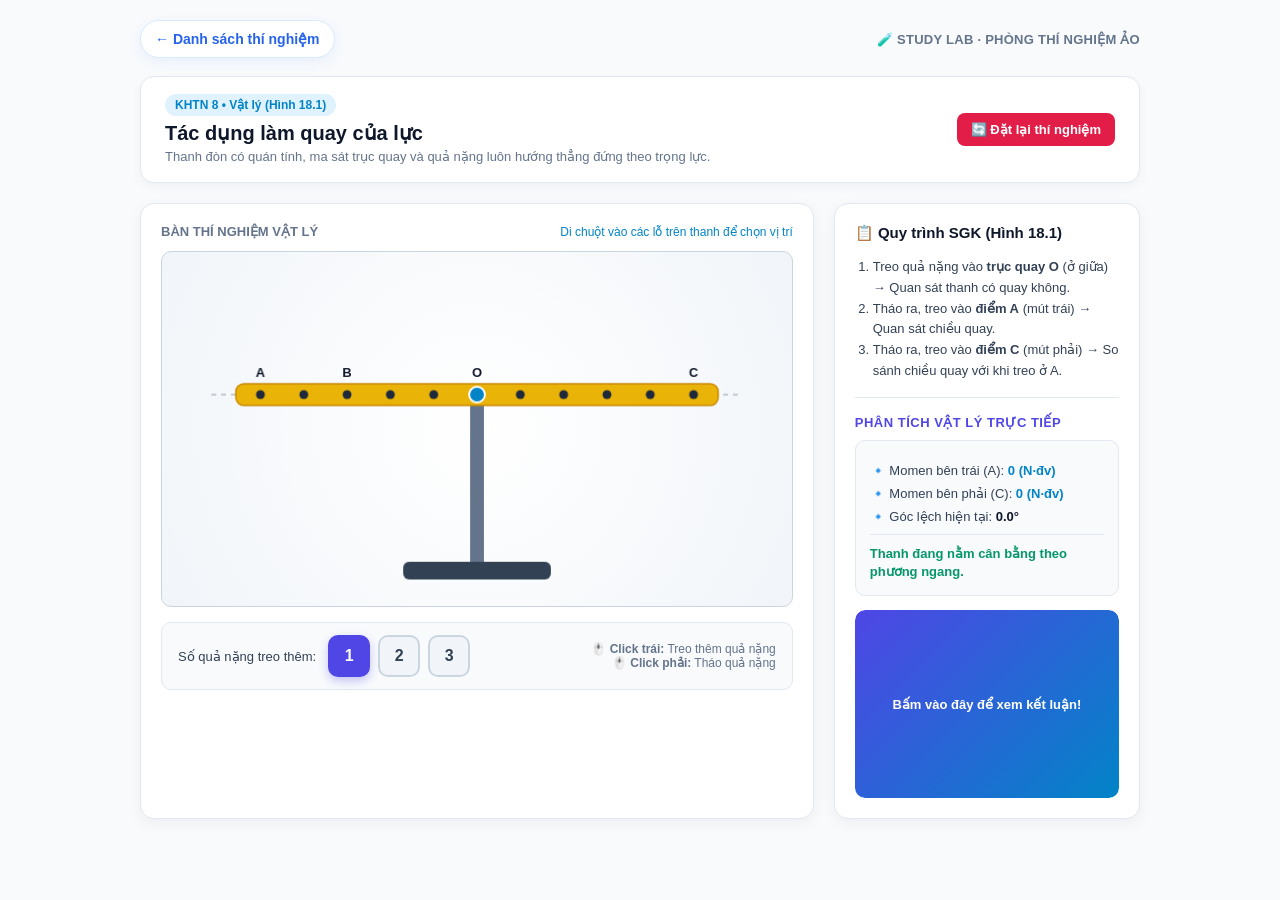
<file: experiments/tac-dung-lam-quay-cua-luc.html>
<!DOCTYPE html>
<html lang="vi">
<head>
    <meta charset="UTF-8">
    <meta name="viewport" content="width=device-width, initial-scale=1, viewport-fit=cover">
    <title>Tác dụng làm quay của lực | Study Lab</title>
    <style>
        body {
            font-family: 'Segoe UI', Tahoma, Geneva, Verdana, sans-serif;
            background-color: #f8fafc;
            color: #1e293b;
            margin: 0;
            padding: 20px;
            display: flex;
            flex-direction: column;
            align-items: center;
            user-select: none;
        }
        .container {
            width: 100%;
            max-width: 1000px;
        }
        /* Thanh điều hướng chọn thí nghiệm */
        .nav-tabs {
            display: flex;
            gap: 10px;
            margin-bottom: 16px;
            flex-wrap: wrap;
        }
        .tab-btn {
            background: #ffffff;
            color: #475569;
            border: 1px solid #cbd5e1;
            padding: 10px 18px;
            border-radius: 10px;
            font-weight: 600;
            font-size: 14px;
            cursor: pointer;
            transition: all 0.2s;
            display: flex;
            align-items: center;
            gap: 8px;
        }
        .tab-btn:hover {
            background: #f1f5f9;
        }
        .tab-btn.active {
            background: #4f46e5;
            color: #ffffff;
            border-color: #4f46e5;
            box-shadow: 0 4px 12px rgba(79, 70, 229, 0.25);
        }
        .header {
            background: #ffffff;
            border: 1px solid #e2e8f0;
            padding: 18px 24px;
            border-radius: 14px;
            margin-bottom: 20px;
            display: flex;
            justify-content: space-between;
            align-items: center;
            flex-wrap: wrap;
            gap: 15px;
            box-shadow: 0 4px 12px rgba(15, 23, 42, 0.04);
        }
        .main-grid {
            display: grid;
            grid-template-columns: 2.2fr 1fr;
            gap: 20px;
        }
        @media (max-width: 840px) {
            .main-grid { grid-template-columns: 1fr; }
        }
        .card {
            background: #ffffff;
            border: 1px solid #e2e8f0;
            border-radius: 14px;
            padding: 20px;
            box-shadow: 0 4px 15px rgba(15, 23, 42, 0.05);
        }
        canvas {
            background: radial-gradient(circle at center, #ffffff 0%, #f1f5f9 100%);
            border: 1px solid #cbd5e1;
            border-radius: 10px;
            width: 100%;
            height: auto;
            display: block;
        }
        button.action-btn {
            background: #4f46e5;
            color: white;
            border: none;
            padding: 9px 14px;
            border-radius: 8px;
            cursor: pointer;
            font-weight: 600;
            font-size: 13px;
            transition: all 0.15s ease;
        }
        button.action-btn:hover { background: #4338ca; transform: translateY(-1px); }
        button.action-btn:disabled {
            background: #cbd5e1 !important;
            color: #64748b;
            cursor: not-allowed;
            transform: none;
            box-shadow: none !important;
        }
        .btn-reset { background: #e11d48 !important; }
        .btn-reset:hover { background: #be123c !important; }
        .btn-burner-on { background: #ea580c !important; box-shadow: 0 0 12px rgba(234, 88, 12, 0.4); }
        .btn-burner-off { background: #64748b !important; }
        .btn-active-step {
            outline: 2px solid #4f46e5;
            outline-offset: 2px;
        }
        
        .weight-btn {
            width: 42px;
            height: 42px;
            background: #f1f5f9;
            border-radius: 10px;
            border: 2px solid #cbd5e1;
            color: #334155;
            font-weight: bold;
            cursor: pointer;
            display: inline-flex;
            align-items: center;
            justify-content: center;
            margin-right: 8px;
        }
        .weight-btn:hover { background: #e2e8f0; }
        .weight-btn.active {
            background: #4f46e5;
            border-color: #4f46e5;
            color: white;
            box-shadow: 0 4px 10px rgba(79, 70, 229, 0.3);
        }
        .badge {
            background: #e0f2fe;
            color: #0284c7;
            padding: 4px 10px;
            border-radius: 20px;
            font-size: 12px;
            font-weight: 600;
        }
        .badge-chem {
            background: #fef3c7;
            color: #d97706;
        }
        .hidden { display: none !important; }
        .status-box p { margin: 8px 0; }
        .conclusion-box {
            background: #ecfdf5;
            border: 1px solid #a7f3d0;
            color: #065f46;
            padding: 12px;
            border-radius: 8px;
            font-size: 12.5px;
            margin-top: 12px;
            line-height: 1.5;
        }
    
        /* Miếng che kết luận: nhấn để mở, đặt lại để che lại */
        .conclusion-wrapper {
            position: relative;
            overflow: hidden;
            border-radius: 10px;
            margin-top: 14px;
        }
        .conclusion-cover {
            position: absolute;
            inset: 0;
            width: 100%;
            height: 100%;
            box-sizing: border-box;
            border: 0;
            background: linear-gradient(135deg, #4f46e5, #0284c7);
            color: #fff;
            display: flex;
            flex-direction: column;
            align-items: center;
            justify-content: center;
            font: 600 13px 'Segoe UI', Tahoma, sans-serif;
            cursor: pointer;
            border-radius: 10px;
            transition: transform .4s ease, opacity .4s ease, background .2s ease;
            z-index: 2;
            text-align: center;
            padding: 15px;
            box-shadow: 0 4px 12px rgba(0, 0, 0, .15);
        }
        .conclusion-cover:hover { background: linear-gradient(135deg, #4338ca, #0369a1); }
        .conclusion-cover:focus-visible { outline: 3px solid #f59e0b; outline-offset: -5px; }
        .conclusion-cover.revealed {
            transform: translateY(100%);
            opacity: 0;
            pointer-events: none;
        }

    </style>

    <style>
      .nav-tabs { display: none !important; }
      .lab-topbar { max-width: 1000px; width: 100%; margin: 0 auto 18px; display:flex; align-items:center; justify-content:space-between; gap:12px; flex-wrap:wrap; }
      .back-link { display:inline-flex; align-items:center; gap:8px; padding:10px 14px; border-radius:999px; background:#fff; border:1px solid #dbeafe; color:#2563eb; text-decoration:none; font-size:14px; font-weight:700; box-shadow:0 4px 14px rgba(37,99,235,.07); transition:transform .2s, box-shadow .2s; }
      .back-link:hover { transform:translateY(-2px); box-shadow:0 8px 20px rgba(37,99,235,.12); }
      .lab-brand { color:#64748b; font-size:13px; font-weight:700; letter-spacing:.02em; }
      @media(max-width:600px){ .lab-topbar{align-items:flex-start;} .lab-brand{width:100%;} }
    </style>
    <link rel="stylesheet" href="../assets/css/experiment-mobile.css">
</head>
<body>
    <div class="container">
        <div class="lab-topbar">
            <a class="back-link" href="../index.html">← Danh sách thí nghiệm</a>
            <span class="lab-brand">🧪 STUDY LAB · PHÒNG THÍ NGHIỆM ẢO</span>
        </div>
        
        <!-- Menu chọn bài thí nghiệm -->
        <div class="nav-tabs">
            <button class="tab-btn" id="tabFes" onclick="switchLab('fes')">
                🔥 Sắt + Lưu huỳnh
            </button>
            <button class="tab-btn" id="tabChem" onclick="switchLab('chem')">
                🧪 Sự chuyển thể của nước
            </button>
            <button class="tab-btn active" id="tabPhys" onclick="switchLab('phys')">
                ⚖️ Tác dụng làm quay của lực
            </button>
        </div>

        <!-- ========================================================= -->
        <!-- KHU VỰC THÍ NGHIỆM 3: HÓA HỌC (SẮT + LƯU HUỲNH - HÌNH 2.2)-->
        <!-- ========================================================= -->
        <div id="fesSection" class="hidden">
            <div class="header">
                <div>
                    <span class="badge badge-chem">KHTN 8 &bull; Hóa học (Hình 2.2)</span>
                    <h1 style="margin: 8px 0 4px 0; font-size: 20px; color: #0f172a;">Sắt phản ứng với lưu huỳnh</h1>
                    <p style="color: #64748b; font-size: 13px; margin: 0;">So sánh tính chất từ tính của hỗn hợp bột Fe + S trước và sau khi đun nóng tạo chất mới FeS.</p>
                </div>
                <button class="action-btn btn-reset" onclick="resetFesLab()">🔄 Làm lại từ đầu</button>
            </div>

            <div class="main-grid">
                <div class="card">
                    <div style="display: flex; justify-content: space-between; align-items: center; margin-bottom: 12px;">
                        <span style="font-size: 13px; color: #64748b; font-weight: 600;">BÀN THÍ NGHIỆM HÓA HỌC (ỐNG 1 & ỐNG 2)</span>
                        <label style="font-size: 12px; color: #0284c7; font-weight: 600; cursor: pointer; display: flex; align-items: center; gap: 5px;">
                            <input type="checkbox" id="toggleFesAtoms" checked> 🔬 Bật kính hiển vi nguyên tử Fe & S
                        </label>
                    </div>

                    <canvas id="fesCanvas" width="640" height="380"></canvas>

                    <!-- Bảng điều khiển tương tác từng bước -->
                    <div style="display: flex; align-items: center; justify-content: space-between; background: #f8fafc; padding: 12px 16px; border-radius: 10px; border: 1px solid #e2e8f0; margin-top: 15px; flex-wrap: wrap; gap: 8px;">
                        <div style="display: flex; align-items: center; gap: 8px; flex-wrap: wrap;">
                            <button id="btnFesMix" class="action-btn" style="background: #0284c7;" onclick="fesActionMix()">1. Trộn đều Fe + S</button>
                            <button id="btnFesMag1" class="action-btn" style="background: #4f46e5;" onclick="fesActionMagnet1()" disabled>2. Thử nam châm ống (1)</button>
                            <button id="btnFesHeat" class="action-btn" style="background: #ea580c;" onclick="fesActionHeat()" disabled>3. Đun nóng ống (2)</button>
                            <button id="btnFesMag2" class="action-btn" style="background: #059669;" onclick="fesActionMagnet2()" disabled>4. Thử nam châm ống (2)</button>
                        </div>
                    </div>
                </div>

                <div class="card" style="display: flex; flex-direction: column; justify-content: space-between;">
                    <div>
                        <h3 style="margin-top: 0; font-size: 15px; color: #0f172a;">📋 Các bước tiến hành (Hình 2.2)</h3>
                        <ol style="padding-left: 18px; font-size: 13px; color: #334155; line-height: 1.55; margin-bottom: 12px;">
                            <li><b>Bước 1:</b> Trộn đều bột sắt (xám) và bột lưu huỳnh (vàng) tỉ lệ 7:4, chia vào ống (1) và ống (2).</li>
                            <li><b>Bước 2:</b> Đưa nam châm lại gần ống (1) &rarr; Bột sắt bị hút lên thành ống.</li>
                            <li><b>Bước 3:</b> Đun nóng mạnh đáy ống (2) khoảng 30s rồi để nguội &rarr; Hỗn hợp cháy sáng tạo chất rắn xám đen.</li>
                            <li><b>Bước 4:</b> Đưa nam châm lại gần ống (2) &rarr; Chất rắn không bị nam châm hút.</li>
                        </ol>

                        <h4 style="color: #4f46e5; font-size: 13px; text-transform: uppercase; letter-spacing: 0.5px; margin: 10px 0 8px 0;">Kết quả quan sát trực tiếp</h4>
                        <div class="status-box" style="background: #f8fafc; padding: 12px; border-radius: 10px; border: 1px solid #e2e8f0; font-size: 13px; color: #334155;">
                            <p>🧪 Trạng thái: <span id="fesStepText" style="color: #0284c7; font-weight: bold;">Chưa trộn (2 lớp bột tách riêng)</span></p>
                            <p>🧲 Ống (1) [Fe + S]: <span id="fesTube1Res" style="color: #64748b; font-weight: bold;">Chưa thử nam châm</span></p>
                            <p>🧲 Ống (2) [Sau đun]: <span id="fesTube2Res" style="color: #64748b; font-weight: bold;">Chưa đun nóng</span></p>
                        </div>

                        <div class="conclusion-wrapper" id="conclusion-fes">
                            <div class="conclusion-cover" role="button" tabindex="0" aria-label="Bấm vào đây để xem kết luận" onclick="revealConclusion(this)" onkeydown="if(event.key === 'Enter' || event.key === ' '){event.preventDefault();revealConclusion(this)}">
                                Bấm vào đây để xem kết luận!
                            </div>
<div class="conclusion-box">
                            <b>💡 Kết luận rút ra:</b><br>
                            &bull; <b>Ống (1):</b> Chỉ là hỗn hợp cơ học, sắt giữ nguyên tính từ &rarr; <b>Biến đổi vật lí</b>.<br>
                            &bull; <b>Ống (2):</b> Sinh ra chất mới <b>Sắt(II) sulfide (FeS)</b> không còn bị nam châm hút &rarr; <b>Biến đổi hóa học</b>.
                        </div>
                        </div>
                    </div>
                </div>
            </div>
        </div>

        <!-- ========================================================= -->
        <!-- KHU VỰC THÍ NGHIỆM 2: HÓA HỌC (SỰ CHUYỂN THỂ CỦA NƯỚC)    -->
        <!-- ========================================================= -->
        <div id="chemSection" class="hidden">
            <div class="header">
                <div>
                    <span class="badge badge-chem">KHTN 8 &bull; Hóa học (Hình 2.1)</span>
                    <h1 style="margin: 8px 0 4px 0; font-size: 20px; color: #0f172a;">Sự chuyển thể của nước</h1>
                    <p style="color: #64748b; font-size: 13px; margin: 0;">Đun nóng nước đá từ 0°C lên 100°C hoặc làm lạnh để quan sát quá trình chuyển thể.</p>
                </div>
                <button class="action-btn btn-reset" onclick="resetChemLab()">🔄 Đặt lại nước đá (0°C)</button>
            </div>

            <div class="main-grid">
                <div class="card">
                    <div style="display: flex; justify-content: space-between; align-items: center; margin-bottom: 12px;">
                        <span style="font-size: 13px; color: #64748b; font-weight: 600;">BÀN THÍ NGHIỆM HÓA HỌC</span>
                        <label style="font-size: 12px; color: #0284c7; font-weight: 600; cursor: pointer; display: flex; align-items: center; gap: 5px;">
                            <input type="checkbox" id="toggleMolecules" checked> 🔬 Bật kính hiển vi phân tử H₂O
                        </label>
                    </div>

                    <canvas id="chemCanvas" width="640" height="380"></canvas>

                    <div style="display: flex; align-items: center; justify-content: space-between; background: #f8fafc; padding: 12px 16px; border-radius: 10px; border: 1px solid #e2e8f0; margin-top: 15px; flex-wrap: wrap; gap: 12px;">
                        <div style="display: flex; align-items: center; gap: 10px;">
                            <button id="btnBurner" class="action-btn btn-burner-off" onclick="toggleBurner()">🔥 Bật đèn cồn</button>
                            <button class="action-btn" style="background: #0284c7;" onclick="coolDownWater()">❄️ Làm lạnh (Ngưng tụ/Đông đặc)</button>
                        </div>
                        <div style="display: flex; align-items: center; gap: 8px;">
                            <span style="font-size: 12px; color: #475569; font-weight: 600;">Chỉnh nhanh nhiệt độ:</span>
                            <input type="range" id="tempSlider" min="-10" max="110" value="0" oninput="manualTemp(this.value)" style="cursor: pointer;">
                        </div>
                    </div>
                </div>

                <div class="card" style="display: flex; flex-direction: column; justify-content: space-between;">
                    <div>
                        <h3 style="margin-top: 0; font-size: 15px; color: #0f172a;">📋 Các bước tiến hành (Hình 2.1)</h3>
                        <ol style="padding-left: 18px; font-size: 13px; color: #334155; line-height: 1.6; margin-bottom: 12px;">
                            <li><b>Bước a (0°C):</b> Cho nước đá viên vào cốc thủy tinh, đặt trên kiềng sắt và cắm nhiệt kế.</li>
                            <li><b>Bước b (~25°C):</b> Để đá tan hết thành nước lỏng ở nhiệt độ phòng.</li>
                            <li><b>Bước c (100°C):</b> Bấm <b>Bật đèn cồn</b> đun nóng đến khi nước sôi và bốc hơi mạnh.</li>
                            <li><i>Quá trình ngược:</i> Bấm <b>Làm lạnh</b> để quan sát hơi nước ngưng tụ và đông đặc lại.</li>
                        </ol>

                        <h4 style="color: #4f46e5; font-size: 13px; text-transform: uppercase; letter-spacing: 0.5px; margin: 12px 0 8px 0;">Theo dõi trạng thái</h4>
                        <div class="status-box" style="background: #f8fafc; padding: 12px; border-radius: 10px; border: 1px solid #e2e8f0; font-size: 13px; color: #334155;">
                            <p>🌡️ Nhiệt độ nhiệt kế: <span id="tempDisplay" style="color: #e11d48; font-weight: bold; font-size: 15px;">0.0 °C</span></p>
                            <p>🧊 Thể tồn tại: <span id="stateDisplay" style="color: #0284c7; font-weight: bold;">Thể rắn (Nước đá đang tan)</span></p>
                            <p>🧪 Công thức hóa học: <span style="color: #059669; font-weight: bold;">Vẫn là H₂O (Không đổi)</span></p>
                        </div>

                        <div class="conclusion-wrapper" id="conclusion-chem">
                            <div class="conclusion-cover" role="button" tabindex="0" aria-label="Bấm vào đây để xem kết luận" onclick="revealConclusion(this)" onkeydown="if(event.key === 'Enter' || event.key === ' '){event.preventDefault();revealConclusion(this)}">
                                Bấm vào đây để xem kết luận!
                            </div>
<div class="conclusion-box">
                            <b>💡 Kết luận rút ra:</b><br>
                            Trong quá trình nóng chảy, sôi, ngưng tụ hay đông đặc, nước chỉ thay đổi về <b>trạng thái (thể)</b> chứ <b>không biến đổi thành chất khác</b>. Đây là <b>biến đổi vật lí</b>.
                        </div>
                        </div>
                    </div>
                </div>
            </div>
        </div>

        <!-- ========================================================= -->
        <!-- KHU VỰC THÍ NGHIỆM 1: VẬT LÝ (TÁC DỤNG LÀM QUAY CỦA LỰC)  -->
        <!-- ========================================================= -->
        <div id="physSection">
            <div class="header">
                <div>
                    <span class="badge">KHTN 8 &bull; Vật lý (Hình 18.1)</span>
                    <h1 style="margin: 8px 0 4px 0; font-size: 20px; color: #0f172a;">Tác dụng làm quay của lực</h1>
                    <p style="color: #64748b; font-size: 13px; margin: 0;">Thanh đòn có quán tính, ma sát trục quay và quả nặng luôn hướng thẳng đứng theo trọng lực.</p>
                </div>
                <button class="action-btn btn-reset" onclick="resetPhysLab()">🔄 Đặt lại thí nghiệm</button>
            </div>

            <div class="main-grid">
                <div class="card">
                    <div style="display: flex; justify-content: space-between; align-items: center; margin-bottom: 12px;">
                        <span style="font-size: 13px; color: #64748b; font-weight: 600;">BÀN THÍ NGHIỆM VẬT LÝ</span>
                        <span id="hoverHint" style="font-size: 12px; color: #0284c7; font-weight: 500;">Di chuột vào các lỗ trên thanh để chọn vị trí</span>
                    </div>
                    
                    <canvas id="physCanvas" width="640" height="360" style="cursor: pointer;"></canvas>

                    <div style="display: flex; align-items: center; justify-content: space-between; background: #f8fafc; padding: 12px 16px; border-radius: 10px; border: 1px solid #e2e8f0; margin-top: 15px; flex-wrap: wrap; gap: 10px;">
                        <div style="display: flex; align-items: center;">
                            <span style="font-size: 13px; margin-right: 12px; color: #334155; font-weight: 500;">Số quả nặng treo thêm:</span>
                            <button class="weight-btn active" id="btnW1" onclick="selectWeight(1)">1</button>
                            <button class="weight-btn" id="btnW2" onclick="selectWeight(2)">2</button>
                            <button class="weight-btn" id="btnW3" onclick="selectWeight(3)">3</button>
                        </div>
                        <div style="font-size: 12px; color: #64748b; text-align: right;">
                            <div>🖱️ <b>Click trái:</b> Treo thêm quả nặng</div>
                            <div>🖱️ <b>Click phải:</b> Tháo quả nặng</div>
                        </div>
                    </div>
                </div>

                <div class="card" style="display: flex; flex-direction: column; justify-content: space-between;">
                    <div>
                        <h3 style="margin-top: 0; font-size: 15px; color: #0f172a;">📋 Quy trình SGK (Hình 18.1)</h3>
                        <ol style="padding-left: 18px; font-size: 13px; color: #334155; line-height: 1.6; margin-bottom: 15px;">
                            <li>Treo quả nặng vào <b>trục quay O</b> (ở giữa) &rarr; Quan sát thanh có quay không.</li>
                            <li>Tháo ra, treo vào <b>điểm A</b> (mút trái) &rarr; Quan sát chiều quay.</li>
                            <li>Tháo ra, treo vào <b>điểm C</b> (mút phải) &rarr; So sánh chiều quay với khi treo ở A.</li>
                        </ol>
                        <hr style="border: 0; border-top: 1px solid #e2e8f0; margin: 15px 0;">
                        <h4 style="color: #4f46e5; font-size: 13px; text-transform: uppercase; letter-spacing: 0.5px; margin-bottom: 10px;">Phân tích vật lý trực tiếp</h4>
                        <div class="status-box" style="background: #f8fafc; padding: 14px; border-radius: 10px; border: 1px solid #e2e8f0; font-size: 13px; color: #334155;">
                            <p>🔹 Momen bên trái (A): <span id="leftTorqueText" style="color: #0284c7; font-weight: bold;">0</span></p>
                            <p>🔹 Momen bên phải (C): <span id="rightTorqueText" style="color: #0284c7; font-weight: bold;">0</span></p>
                            <p>🔹 Góc lệch hiện tại: <span id="angleText" style="color: #0f172a; font-weight: bold;">0.0°</span></p>
                            <div id="resultStatus" style="color: #059669; font-weight: 600; margin-top: 10px; border-top: 1px solid #e2e8f0; padding-top: 10px; line-height: 1.4;">
                                Thanh đang nằm cân bằng theo phương ngang.
                            </div>
                        </div>
                        <div class="conclusion-wrapper" id="conclusion-phys">
                            <div class="conclusion-cover" role="button" tabindex="0" aria-label="Bấm vào đây để xem kết luận" onclick="revealConclusion(this)" onkeydown="if(event.key === 'Enter' || event.key === ' '){event.preventDefault();revealConclusion(this)}">
                                Bấm vào đây để xem kết luận!
                            </div>
                            <div class="conclusion-box">
                                <b>💡 Kết luận:</b><br>
                                Lực có thể làm vật quay quanh trục. Tác dụng làm quay phụ thuộc vào độ lớn của lực và khoảng cách từ trục quay đến giá của lực. Lực có giá đi qua trục quay không làm thanh quay; lực tác dụng ở hai phía của trục có thể làm thanh quay theo hai chiều ngược nhau.
                            </div>
                        </div>
                    </div>
                </div>
            </div>
        </div>
    </div>

    <script>
        // ==========================================
        // CHUYỂN ĐỔI GIỮA 3 THÍ NGHIỆM
        // ==========================================
        let currentTab = 'phys';

        function revealConclusion(element) {
            if (!element) return;
            element.classList.add('revealed');
            element.setAttribute('aria-hidden', 'true');
        }

        function resetConclusionCover(id) {
            const wrapper = document.getElementById('conclusion-' + id);
            const cover = wrapper && wrapper.querySelector('.conclusion-cover');
            if (cover) {
                cover.classList.remove('revealed');
                cover.removeAttribute('aria-hidden');
            }
        }

        function switchLab(tab) {
            currentTab = tab;
            document.getElementById('fesSection').classList.toggle('hidden', tab !== 'fes');
            document.getElementById('chemSection').classList.toggle('hidden', tab !== 'chem');
            document.getElementById('physSection').classList.toggle('hidden', tab !== 'phys');

            document.getElementById('tabFes').classList.toggle('active', tab === 'fes');
            document.getElementById('tabChem').classList.toggle('active', tab === 'chem');
            document.getElementById('tabPhys').classList.toggle('active', tab === 'phys');
        }

        switchLab('phys');

        // =========================================================================
        // LOGIC THÍ NGHIỆM 3: SẮT TÁC DỤNG VỚI LƯU HUỲNH (ANIMATION MƯỢT MÀ)
        // =========================================================================
        const fesCanvas = document.getElementById('fesCanvas');
        const fesCtx = fesCanvas.getContext('2d');

        let fesMixed = false;
        let fesMixProgress = 0;         // 0 -> 1: hiệu ứng lắc/trộn đều 2 lớp bột
        let fesMagnetTarget = 'none';   // 'none' | 'tube1' | 'tube2'
        let fesMagnetX = 55;            // Tọa độ X hiện tại của nam châm (trượt mượt)
        let fesMagnetY = 210;
        let fesHeating = false;         // Đang bật đèn cồn đun ống 2
        let fesHeatTimer = 0;           // Đếm thời gian đun & phản ứng tỏa nhiệt
        let fesTube2Temp = 25;          // Nhiệt độ đáy ống 2 (°C)
        let fesReactionDone = false;    // Đã biến đổi hoàn toàn thành FeS chưa
        let fesBurnerX = 335;           // Tọa độ X đèn cồn (trượt mượt vào dưới ống 2)
        let fesSmokes = [];             // Khói lưu huỳnh bay nhẹ trong ống khi đun
        let fesSparks = [];             // Tia sáng đỏ rực trong khối bột khi phản ứng

        // Tạo các hạt bột Fe (xám sẫm) và bột S (vàng tươi) trong 2 ống nghiệm
        let tube1Particles = [];
        let tube2Particles = [];
        let fesAtoms = [];              // Các nguyên tử Fe và S cho kính hiển vi

        function initFesParticles() {
            tube1Particles = [];
            tube2Particles = [];
            // Mỗi ống có 70 hạt (40 Fe màu xám, 30 S màu vàng)
            for (let i = 0; i < 70; i++) {
                let isIron = i < 40;
                // Trước khi trộn: S ở lớp dưới, Fe ở lớp trên
                let unmixedY = isIron ? (215 + Math.random() * 28) : (244 + Math.random() * 32);
                let mixedY = 215 + Math.random() * 62;
                let rx = (Math.random() - 0.5) * 26;

                tube1Particles.push({
                    isIron: isIron,
                    rx: rx,
                    unmixedY: unmixedY,
                    mixedY: mixedY,
                    x: 130 + rx,
                    y: unmixedY,
                    attractedOffset: 0
                });

                tube2Particles.push({
                    isIron: isIron,
                    rx: rx,
                    unmixedY: unmixedY,
                    mixedY: mixedY,
                    x: 270 + rx,
                    y: unmixedY
                });
            }

            // Khởi tạo 12 cặp nguyên tử Fe & S cho kính hiển vi
            fesAtoms = [];
            for (let i = 0; i < 12; i++) {
                fesAtoms.push({
                    feX: (Math.random() - 0.5) * 120,
                    feY: (Math.random() - 0.5) * 120,
                    sX: (Math.random() - 0.5) * 120,
                    sY: (Math.random() - 0.5) * 120,
                    vx1: (Math.random() - 0.5) * 1.4,
                    vy1: (Math.random() - 0.5) * 1.4,
                    vx2: (Math.random() - 0.5) * 1.4,
                    vy2: (Math.random() - 0.5) * 1.4,
                    bondAngle: Math.random() * Math.PI * 2
                });
            }
        }
        initFesParticles();

        function fesActionMix() {
            fesMixed = true;
            document.getElementById('btnFesMix').disabled = true;
            document.getElementById('btnFesMag1').disabled = false;
            document.getElementById('btnFesHeat').disabled = false;
            document.getElementById('fesStepText').innerText = "Đã trộn đều hỗn hợp Fe + S vào 2 ống";
        }

        function fesActionMagnet1() {
            fesMagnetTarget = (fesMagnetTarget === 'tube1') ? 'none' : 'tube1';
            if (fesMagnetTarget === 'tube1') {
                document.getElementById('fesTube1Res').innerText = "Bột sắt bị nam châm hút mạnh về thành ống!";
                document.getElementById('fesTube1Res').style.color = "#0284c7";
            }
        }

        function fesActionHeat() {
            fesMagnetTarget = 'none'; // Rút nam châm ra để đun ống 2
            fesHeating = true;
            fesHeatTimer = 0;
            document.getElementById('btnFesHeat').disabled = true;
            document.getElementById('fesStepText').innerText = "Đang đun nóng mạnh đáy ống nghiệm (2)...";
            document.getElementById('fesTube2Res').innerText = "Đang đun nóng (Phản ứng tỏa nhiệt)...";
            document.getElementById('fesTube2Res').style.color = "#ea580c";
        }

        function fesActionMagnet2() {
            fesMagnetTarget = (fesMagnetTarget === 'tube2') ? 'none' : 'tube2';
            if (fesMagnetTarget === 'tube2') {
                document.getElementById('fesTube2Res').innerText = "KHÔNG bị nam châm hút (Đã thành chất mới FeS)!";
                document.getElementById('fesTube2Res').style.color = "#e11d48";
            }
        }

        function resetFesLab() {
            resetConclusionCover('fes');
            fesMixed = false;
            fesMixProgress = 0;
            fesMagnetTarget = 'none';
            fesMagnetX = 55;
            fesHeating = false;
            fesHeatTimer = 0;
            fesTube2Temp = 25;
            fesReactionDone = false;
            fesBurnerX = 335;
            fesSmokes = [];
            fesSparks = [];
            initFesParticles();

            document.getElementById('btnFesMix').disabled = false;
            document.getElementById('btnFesMag1').disabled = true;
            document.getElementById('btnFesHeat').disabled = true;
            document.getElementById('btnFesMag2').disabled = true;

            document.getElementById('fesStepText').innerText = "Chưa trộn (2 lớp bột tách riêng)";
            document.getElementById('fesTube1Res').innerText = "Chưa thử nam châm";
            document.getElementById('fesTube1Res').style.color = "#64748b";
            document.getElementById('fesTube2Res').innerText = "Chưa đun nóng";
            document.getElementById('fesTube2Res').style.color = "#64748b";
        }

        function updateFesPhysics() {
            // 1. Animation trộn đều 2 lớp bột
            if (fesMixed && fesMixProgress < 1) {
                fesMixProgress = Math.min(1, fesMixProgress + 0.025);
            }

            // 2. Animation di chuyển mượt của Nam châm
            let targetMagX = 50;
            let targetMagY = 235;
            if (fesMagnetTarget === 'tube1') {
                targetMagX = 82; // Áp sát bên trái ống 1 (tâm ống 1 ở x=130)
                targetMagY = 232;
            } else if (fesMagnetTarget === 'tube2') {
                targetMagX = 318; // Áp sát bên phải ống 2 (tâm ống 2 ở x=270)
                targetMagY = 232;
            }
            fesMagnetX += (targetMagX - fesMagnetX) * 0.12;
            fesMagnetY += (targetMagY - fesMagnetY) * 0.12;

            // 3. Cập nhật vị trí từng hạt trong ống (1) - Bột sắt bị hút về phía nam châm
            let magDist1 = Math.abs(fesMagnetX - 82);
            let pullStrength1 = (fesMagnetTarget === 'tube1' && magDist1 < 25) ? (1 - magDist1 / 25) : 0;

            tube1Particles.forEach(p => {
                let baseY = p.unmixedY * (1 - fesMixProgress) + p.mixedY * fesMixProgress;
                let baseX = 130 + p.rx;

                if (p.isIron && pullStrength1 > 0) {
                    // Các hạt sắt bị hút dạt sang thành trái ống nghiệm và nhô lên sát cực nam châm
                    let attractX = 115 + (Math.sin(p.mixedY) * 3);
                    let attractY = 212 + (p.mixedY - 215) * 0.65;
                    p.x += (attractX - p.x) * 0.15;
                    p.y += (attractY - p.y) * 0.15;
                } else {
                    p.x += (baseX - p.x) * 0.15;
                    p.y += (baseY - p.y) * 0.15;
                }
            });

            // 4. Cập nhật quá trình đun nóng & phản ứng hóa học ở ống (2)
            let targetBurnerX = fesHeating ? 270 : 345;
            fesBurnerX += (targetBurnerX - fesBurnerX) * 0.1;

            if (fesHeating) {
                fesHeatTimer++;
                if (fesTube2Temp < 650) {
                    fesTube2Temp += 4.5;
                }
                // Tạo khói nhẹ bốc lên trong ống 2
                if (Math.random() < 0.35) {
                    fesSmokes.push({
                        x: 270 + (Math.random() - 0.5) * 16,
                        y: 215,
                        r: 4 + Math.random() * 4,
                        alpha: 0.45,
                        vy: -1.1 - Math.random() * 0.6
                    });
                }
                // Khi đủ nóng (> 450°C), phản ứng tỏa nhiệt bùng sáng đỏ rực trong lòng hỗn hợp
                if (fesTube2Temp > 420 && Math.random() < 0.6) {
                    fesSparks.push({
                        x: 270 + (Math.random() - 0.5) * 24,
                        y: 225 + Math.random() * 48,
                        r: 2 + Math.random() * 3,
                        life: 1.0
                    });
                }
                // Sau khoảng 3.2 giây đun nóng mạnh -> Tự động tắt đèn cồn và để nguội như SGK
                if (fesHeatTimer > 190) {
                    fesHeating = false;
                    fesReactionDone = true;
                    document.getElementById('btnFesMag2').disabled = false;
                    document.getElementById('fesStepText').innerText = "Đã đun xong & để nguội! Sẵn sàng thử nam châm ống (2)";
                    document.getElementById('fesTube2Res').innerText = "Tạo thành chất rắn xám đen FeS (Đã nguội)";
                    document.getElementById('fesTube2Res').style.color = "#059669";
                }
            } else {
                // Nguội dần về nhiệt độ phòng 25°C
                if (fesTube2Temp > 25) {
                    fesTube2Temp = Math.max(25, fesTube2Temp - 3.5);
                }
            }

            // Cập nhật khói và tia lửa phản ứng
            for (let i = fesSmokes.length - 1; i >= 0; i--) {
                fesSmokes[i].y += fesSmokes[i].vy;
                fesSmokes[i].r += 0.08;
                fesSmokes[i].alpha -= 0.007;
                if (fesSmokes[i].alpha <= 0) fesSmokes.splice(i, 1);
            }
            for (let i = fesSparks.length - 1; i >= 0; i--) {
                fesSparks[i].life -= 0.05;
                if (fesSparks[i].life <= 0) fesSparks.splice(i, 1);
            }
        }

        function drawFesLab() {
            fesCtx.clearRect(0, 0, fesCanvas.width, fesCanvas.height);

            // Mặt bàn thí nghiệm
            fesCtx.fillStyle = '#e2e8f0';
            fesCtx.fillRect(15, 340, 610, 12);

            // 1. Giá thí nghiệm kép giữ 2 ống nghiệm
            fesCtx.fillStyle = '#475569';
            fesCtx.fillRect(185, 330, 30, 10); // Đế giá
            fesCtx.fillStyle = '#94a3b8';
            fesCtx.fillRect(196, 45, 8, 285);   // Trụ đứng ở giữa 2 ống

            // Thanh kẹp ngang giữ ống (1) ở x=130 và ống (2) ở x=270
            fesCtx.fillStyle = '#334155';
            fesCtx.fillRect(112, 115, 176, 8);
            fesCtx.beginPath();
            fesCtx.arc(200, 119, 8, 0, Math.PI * 2);
            fesCtx.fillStyle = '#0284c7';
            fesCtx.fill();

            // 2. Vẽ Ống nghiệm (1) - Đối chứng (bên trái, x=130)
            drawGlassTube(fesCtx, 130, 95, 36, 190, "Ống (1)", "Hỗn hợp Fe + S", false, 25);
            // Vẽ các hạt bột Fe & S trong ống 1
            tube1Particles.forEach(p => {
                fesCtx.beginPath();
                fesCtx.arc(p.x, p.y, 2.3, 0, Math.PI * 2);
                fesCtx.fillStyle = p.isIron ? '#334155' : '#eab308';
                fesCtx.fill();
            });

            // 3. Vẽ Ống nghiệm (2) - Đun nóng phản ứng (bên phải, x=270)
            drawGlassTube(fesCtx, 270, 95, 36, 190, "Ống (2)", fesReactionDone ? "Hợp chất FeS" : "Hỗn hợp Fe + S", fesReactionDone || fesTube2Temp > 380, fesTube2Temp);

            if (!fesReactionDone && fesTube2Temp <= 420) {
                // Chưa phản ứng xong: vẽ các hạt bột Fe + S
                tube2Particles.forEach(p => {
                    let baseY = p.unmixedY * (1 - fesMixProgress) + p.mixedY * fesMixProgress;
                    fesCtx.beginPath();
                    fesCtx.arc(270 + p.rx, baseY, 2.3, 0, Math.PI * 2);
                    fesCtx.fillStyle = p.isIron ? '#334155' : '#eab308';
                    fesCtx.fill();
                });
            } else {
                // Đã tạo thành khối rắn xám đen Sắt(II) sulfide (FeS)
                fesCtx.save();
                fesCtx.beginPath();
                fesCtx.roundRect(254, 218, 32, 63, [2, 2, 14, 14]);
                fesCtx.fillStyle = '#1e293b';
                fesCtx.fill();

                // Hiệu ứng ánh đỏ rực của phản ứng tỏa nhiệt khi đang nóng
                if (fesTube2Temp > 120) {
                    let glowAlpha = Math.min(0.85, (fesTube2Temp - 120) / 500);
                    fesCtx.fillStyle = `rgba(239, 68, 68, ${glowAlpha})`;
                    fesCtx.fill();
                }
                fesCtx.restore();
            }

            // Vẽ các tia sáng rực cháy bên trong khối phản ứng ống 2
            fesSparks.forEach(sp => {
                fesCtx.beginPath();
                fesCtx.arc(sp.x, sp.y, sp.r, 0, Math.PI * 2);
                fesCtx.fillStyle = `rgba(253, 224, 71, ${sp.life})`;
                fesCtx.fill();
            });

            // Vẽ khói bốc lên trong ống 2
            fesSmokes.forEach(sm => {
                fesCtx.beginPath();
                fesCtx.arc(sm.x, sm.y, sm.r, 0, Math.PI * 2);
                fesCtx.fillStyle = `rgba(234, 179, 8, ${sm.alpha})`;
                fesCtx.fill();
            });

            // 4. Vẽ Đèn cồn (trượt vào dưới ống 2 khi đun)
            drawAlcoholBurner(fesCtx, fesBurnerX, 300, fesHeating);

            // 5. Vẽ Thanh Nam Châm chữ U / Thanh thẳng có cực N-S
            drawMagnet(fesCtx, fesMagnetX, fesMagnetY, fesMagnetTarget === 'tube2');

            // 6. KÍNH HIỂN VI NGUYÊN TỬ (Góc phải màn hình)
            if (document.getElementById('toggleFesAtoms').checked) {
                drawFesMicroscope();
            }
        }

        function drawGlassTube(ctx, cx, topY, w, h, title, subTitle, isDarkened, temp) {
            ctx.save();
            // Ánh hồng nhiệt ở đáy ống khi đun nóng
            if (temp > 100) {
                let heatAlpha = Math.min(0.45, (temp - 100) / 800);
                ctx.fillStyle = `rgba(249, 115, 22, ${heatAlpha})`;
                ctx.beginPath();
                ctx.roundRect(cx - w/2 - 2, topY + h - 75, w + 4, 77, [0, 0, 18, 18]);
                ctx.fill();
            }

            // Thân ống thủy tinh
            ctx.fillStyle = 'rgba(255, 255, 255, 0.45)';
            ctx.strokeStyle = '#64748b';
            ctx.lineWidth = 2;
            ctx.beginPath();
            ctx.roundRect(cx - w/2, topY, w, h, [2, 2, 18, 18]);
            ctx.fill();
            ctx.stroke();

            // Vành miệng ống nghiệm
            ctx.beginPath();
            ctx.roundRect(cx - w/2 - 3, topY - 3, w + 6, 6, 3);
            ctx.fillStyle = '#cbd5e1';
            ctx.fill();
            ctx.stroke();

            // Nhãn tên ống nghiệm phía trên
            ctx.fillStyle = '#0f172a';
            ctx.font = 'bold 12px sans-serif';
            ctx.textAlign = 'center';
            ctx.fillText(title, cx, topY - 22);
            ctx.fillStyle = '#475569';
            ctx.font = '11px sans-serif';
            ctx.fillText(subTitle, cx, topY - 9);
            ctx.restore();
        }

        function drawAlcoholBurner(ctx, cx, topY, isLit) {
            ctx.save();
            // Bầu đèn cồn thủy tinh
            ctx.fillStyle = 'rgba(224, 242, 254, 0.85)';
            ctx.strokeStyle = '#64748b';
            ctx.lineWidth = 1.8;
            ctx.beginPath();
            ctx.roundRect(cx - 22, topY + 6, 44, 34, 8);
            ctx.fill();
            ctx.stroke();

            // Cồn lỏng
            ctx.fillStyle = 'rgba(56, 189, 248, 0.35)';
            ctx.fillRect(cx - 20, topY + 20, 40, 18);

            // Cổ bấc
            ctx.fillStyle = '#94a3b8';
            ctx.fillRect(cx - 5, topY - 2, 10, 8);

            // Ngọn lửa khi bật
            if (isLit) {
                let flicker = Math.sin(Date.now() / 55) * 2.5;
                ctx.beginPath();
                ctx.moveTo(cx - 7, topY - 2);
                ctx.quadraticCurveTo(cx - 12, topY - 20, cx + flicker, topY - 36);
                ctx.quadraticCurveTo(cx + 12, topY - 20, cx + 7, topY - 2);
                ctx.fillStyle = 'rgba(249, 115, 22, 0.88)';
                ctx.fill();

                ctx.beginPath();
                ctx.moveTo(cx - 3.5, topY - 2);
                ctx.quadraticCurveTo(cx - 6, topY - 12, cx + flicker * 0.4, topY - 22);
                ctx.quadraticCurveTo(cx + 6, topY - 12, cx + 3.5, topY - 2);
                ctx.fillStyle = '#38bdf8';
                ctx.fill();
            }
            ctx.restore();
        }

        function drawMagnet(ctx, cx, cy, flipPoles) {
            ctx.save();
            ctx.translate(cx, cy);
            // Thanh nam châm 2 cực Đỏ (N) - Xanh (S)
            ctx.shadowColor = 'rgba(15, 23, 42, 0.2)';
            ctx.shadowBlur = 6;
            ctx.shadowOffsetY = 3;

            // Nửa trái
            ctx.fillStyle = flipPoles ? '#e11d48' : '#2563eb';
            ctx.beginPath();
            ctx.roundRect(-26, -12, 26, 24, [5, 0, 0, 5]);
            ctx.fill();

            // Nửa phải (hướng về phía ống nghiệm)
            ctx.fillStyle = flipPoles ? '#2563eb' : '#e11d48';
            ctx.beginPath();
            ctx.roundRect(0, -12, 26, 24, [0, 5, 5, 0]);
            ctx.fill();

            ctx.shadowColor = 'transparent';
            ctx.fillStyle = '#ffffff';
            ctx.font = 'bold 11px sans-serif';
            ctx.textAlign = 'center';
            ctx.fillText(flipPoles ? 'N' : 'S', -13, 4);
            ctx.fillText(flipPoles ? 'S' : 'N', 13, 4);

            ctx.fillStyle = '#334155';
            ctx.font = 'bold 10px sans-serif';
            ctx.fillText("Nam châm", 0, 24);
            ctx.restore();
        }

        function drawFesMicroscope() {
            const boxX = 395;
            const boxY = 30;
            const boxW = 225;
            const boxH = 285;

            fesCtx.fillStyle = '#ffffff';
            fesCtx.strokeStyle = '#cbd5e1';
            fesCtx.lineWidth = 1.5;
            fesCtx.beginPath();
            fesCtx.roundRect(boxX, boxY, boxW, boxH, 12);
            fesCtx.fill();
            fesCtx.stroke();

            fesCtx.fillStyle = '#0f172a';
            fesCtx.font = 'bold 12px sans-serif';
            fesCtx.textAlign = 'center';
            fesCtx.fillText("🔬 Góc nhìn vi mô (Nguyên tử)", boxX + boxW / 2, boxY + 22);

            const cx = boxX + boxW / 2;
            const cy = boxY + 125;
            const radius = 80;

            fesCtx.save();
            fesCtx.beginPath();
            fesCtx.arc(cx, cy, radius, 0, Math.PI * 2);
            fesCtx.fillStyle = '#f8fafc';
            fesCtx.fill();
            fesCtx.strokeStyle = '#4f46e5';
            fesCtx.lineWidth = 2;
            fesCtx.stroke();
            fesCtx.clip();

            // Cập nhật & vẽ các nguyên tử Fe (xám) và S (vàng)
            fesAtoms.forEach((a, idx) => {
                if (!fesReactionDone && fesTube2Temp < 420) {
                    // Trước khi đun: Nguyên tử Fe và S chuyển động tách rời, độc lập
                    let speed = fesHeating ? 2.2 : 0.7;
                    a.feX += a.vx1 * speed;
                    a.feY += a.vy1 * speed;
                    a.sX += a.vx2 * speed;
                    a.sY += a.vy2 * speed;

                    if (a.feX < -65 || a.feX > 65) a.vx1 *= -1;
                    if (a.feY < -65 || a.feY > 65) a.vy1 *= -1;
                    if (a.sX < -65 || a.sX > 65) a.vx2 *= -1;
                    if (a.sY < -65 || a.sY > 65) a.vy2 *= -1;
                } else {
                    // Sau phản ứng: Mỗi nguyên tử Fe liên kết chặt với 1 nguyên tử S tạo phân tử FeS
                    a.feX += a.vx1 * 0.4;
                    a.feY += a.vy1 * 0.4;
                    if (a.feX < -60 || a.feX > 60) a.vx1 *= -1;
                    if (a.feY < -60 || a.feY > 60) a.vy1 *= -1;

                    let targetSX = a.feX + Math.cos(a.bondAngle) * 11;
                    let targetSY = a.feY + Math.sin(a.bondAngle) * 11;
                    a.sX += (targetSX - a.sX) * 0.15;
                    a.sY += (targetSY - a.sY) * 0.15;

                    // Vẽ thanh liên kết hóa học giữa Fe và S
                    fesCtx.strokeStyle = '#0f172a';
                    fesCtx.lineWidth = 2.5;
                    fesCtx.beginPath();
                    fesCtx.moveTo(cx + a.feX, cy + a.feY);
                    fesCtx.lineTo(cx + a.sX, cy + a.sY);
                    fesCtx.stroke();
                }

                // Nguyên tử Sắt (Fe - màu xám thép)
                fesCtx.beginPath();
                fesCtx.arc(cx + a.feX, cy + a.feY, 6, 0, Math.PI * 2);
                fesCtx.fillStyle = '#475569';
                fesCtx.fill();

                // Nguyên tử Lưu huỳnh (S - màu vàng)
                fesCtx.beginPath();
                fesCtx.arc(cx + a.sX, cy + a.sY, 5.5, 0, Math.PI * 2);
                fesCtx.fillStyle = '#eab308';
                fesCtx.fill();
            });

            fesCtx.restore();

            // Chú thích màu nguyên tử
            fesCtx.font = '11px sans-serif';
            fesCtx.textAlign = 'center';
            fesCtx.fillStyle = '#475569';
            fesCtx.fillText("⚫ Nguyên tử Sắt (Fe)   🟡 Lưu huỳnh (S)", cx, boxY + 225);

            if (!fesReactionDone && fesTube2Temp < 420) {
                fesCtx.fillStyle = '#0284c7';
                fesCtx.font = 'bold 11px sans-serif';
                fesCtx.fillText("Trước đun: Fe & S nằm tách rời nhau", cx, boxY + 246);
                fesCtx.fillStyle = '#64748b';
                fesCtx.font = '11px sans-serif';
                fesCtx.fillText("(Chưa có chất mới tạo thành)", cx, boxY + 263);
            } else {
                fesCtx.fillStyle = '#e11d48';
                fesCtx.font = 'bold 11px sans-serif';
                fesCtx.fillText("Sau đun: Liên kết tạo chất mới FeS!", cx, boxY + 246);
                fesCtx.fillStyle = '#059669';
                fesCtx.font = '11px sans-serif';
                fesCtx.fillText("(Fe + S → FeS : Biến đổi hóa học)", cx, boxY + 263);
            }
            fesCtx.textAlign = 'left';
        }

        // =========================================================================
        // LOGIC THÍ NGHIỆM 2: HÓA HỌC (SỰ CHUYỂN THỂ CỦA NƯỚC - GIỮ NGUYÊN)
        // =========================================================================
        const chemCanvas = document.getElementById('chemCanvas');
        const chemCtx = chemCanvas.getContext('2d');

        let temperature = 0;        
        let burnerOn = false;       
        let coolingMode = false;    
        let iceMeltProgress = 0.2;  
        let waterAmount = 1.0;      

        let bubbles = [];
        let steams = [];
        let molecules = [];

        for (let i = 0; i < 28; i++) {
            molecules.push({
                baseX: (i % 7) * 16 - 48,
                baseY: Math.floor(i / 7) * 16 - 24,
                x: 0,
                y: 0,
                vx: (Math.random() - 0.5) * 2,
                vy: (Math.random() - 0.5) * 2
            });
        }

        function toggleBurner() {
            burnerOn = !burnerOn;
            coolingMode = false;
            updateBurnerBtn();
        }

        function coolDownWater() {
            burnerOn = false;
            coolingMode = true;
            updateBurnerBtn();
        }

        function updateBurnerBtn() {
            const btn = document.getElementById('btnBurner');
            if (burnerOn) {
                btn.innerText = "🔥 Tắt đèn cồn";
                btn.className = "action-btn btn-burner-on";
            } else {
                btn.innerText = "🔥 Bật đèn cồn";
                btn.className = "action-btn btn-burner-off";
            }
        }

        function manualTemp(val) {
            burnerOn = false;
            coolingMode = false;
            updateBurnerBtn();
            temperature = parseFloat(val);
            if (temperature <= 0) {
                iceMeltProgress = 0;
                waterAmount = 1.0;
            } else if (temperature < 15) {
                iceMeltProgress = temperature / 15;
                waterAmount = 1.0;
            } else {
                iceMeltProgress = 1;
            }
        }

        function resetChemLab() {
            resetConclusionCover('chem');
            temperature = 0;
            burnerOn = false;
            coolingMode = false;
            iceMeltProgress = 0.15;
            waterAmount = 1.0;
            bubbles = [];
            steams = [];
            document.getElementById('tempSlider').value = 0;
            updateBurnerBtn();
        }

        function updateChemPhysics() {
            if (burnerOn) {
                if (temperature < 0) {
                    temperature += 0.15;
                } else if (temperature === 0 && iceMeltProgress < 1) {
                    iceMeltProgress += 0.004;
                    if (iceMeltProgress >= 0.85) temperature += 0.05;
                } else if (temperature < 100) {
                    iceMeltProgress = Math.min(1, iceMeltProgress + 0.01);
                    temperature += 0.18;
                } else {
                    temperature = 100;
                    if (waterAmount > 0.35) {
                        waterAmount -= 0.0004;
                    }
                }
            } else if (coolingMode) {
                if (temperature > -5) {
                    temperature -= 0.2;
                }
                if (temperature <= 0) {
                    iceMeltProgress = Math.max(0, iceMeltProgress - 0.005);
                }
                if (waterAmount < 1.0 && temperature < 80) {
                    waterAmount += 0.0005;
                }
            } else {
                if (temperature >= 0 && temperature < 25 && iceMeltProgress < 1) {
                    iceMeltProgress += 0.0015;
                    if (iceMeltProgress > 0.6) temperature += 0.03;
                }
            }

            document.getElementById('tempSlider').value = Math.round(temperature);
            document.getElementById('tempDisplay').innerText = temperature.toFixed(1) + " °C";

            const stateEl = document.getElementById('stateDisplay');
            if (temperature <= 0 && iceMeltProgress < 0.2) {
                stateEl.innerText = "Thể rắn (Nước đá đông đặc)";
                stateEl.style.color = "#0284c7";
            } else if (iceMeltProgress < 1) {
                stateEl.innerText = "Rắn + Lỏng (Nước đá đang nóng chảy)";
                stateEl.style.color = "#0ea5e9";
            } else if (temperature < 95) {
                stateEl.innerText = "Thể lỏng (Nước lỏng)";
                stateEl.style.color = "#2563eb";
            } else {
                stateEl.innerText = "Lỏng + Khí (Nước sôi & Bay hơi mạnh)";
                stateEl.style.color = "#ea580c";
            }

            if (temperature > 65 && Math.random() < (temperature - 60) / 80) {
                bubbles.push({
                    x: 215 + Math.random() * 90,
                    y: 235,
                    r: 2 + Math.random() * 3.5,
                    speed: 1 + (temperature - 60) / 20
                });
            }
            for (let i = bubbles.length - 1; i >= 0; i--) {
                bubbles[i].y -= bubbles[i].speed;
                let surfaceY = 240 - (75 * waterAmount);
                if (bubbles[i].y < surfaceY) {
                    bubbles.splice(i, 1);
                }
            }

            if (temperature > 75 && Math.random() < (temperature - 70) / 50) {
                steams.push({
                    x: 220 + Math.random() * 80,
                    y: 240 - (75 * waterAmount) - 5,
                    r: 6 + Math.random() * 6,
                    alpha: 0.55,
                    vx: (Math.random() - 0.5) * 0.6,
                    vy: -1.2 - Math.random() * 0.8
                });
            }
            for (let i = steams.length - 1; i >= 0; i--) {
                steams[i].x += steams[i].vx;
                steams[i].y += steams[i].vy;
                steams[i].r += 0.15;
                steams[i].alpha -= 0.008;
                if (steams[i].alpha <= 0) steams.splice(i, 1);
            }
        }

        function drawChemLab() {
            chemCtx.clearRect(0, 0, chemCanvas.width, chemCanvas.height);

            chemCtx.fillStyle = '#e2e8f0';
            chemCtx.fillRect(20, 335, 600, 12);

            chemCtx.fillStyle = '#475569';
            chemCtx.fillRect(110, 325, 80, 10);
            chemCtx.fillStyle = '#94a3b8';
            chemCtx.fillRect(146, 35, 8, 290);
            chemCtx.fillStyle = '#334155';
            chemCtx.fillRect(142, 75, 130, 8);
            chemCtx.beginPath();
            chemCtx.arc(150, 79, 8, 0, Math.PI * 2);
            chemCtx.fillStyle = '#0284c7';
            chemCtx.fill();

            chemCtx.strokeStyle = '#334155';
            chemCtx.lineWidth = 4;
            chemCtx.beginPath();
            chemCtx.moveTo(205, 245); chemCtx.lineTo(185, 335);
            chemCtx.moveTo(315, 245); chemCtx.lineTo(335, 335);
            chemCtx.moveTo(260, 245); chemCtx.lineTo(260, 330);
            chemCtx.stroke();
            chemCtx.fillStyle = '#1e293b';
            chemCtx.fillRect(195, 240, 130, 6);

            chemCtx.fillStyle = 'rgba(224, 242, 254, 0.8)';
            chemCtx.strokeStyle = '#64748b';
            chemCtx.lineWidth = 2;
            chemCtx.beginPath();
            chemCtx.roundRect(235, 295, 50, 40, 10);
            chemCtx.fill();
            chemCtx.stroke();
            chemCtx.fillStyle = 'rgba(56, 189, 248, 0.35)';
            chemCtx.fillRect(237, 312, 46, 21);
            chemCtx.fillStyle = '#94a3b8';
            chemCtx.fillRect(254, 286, 12, 9);

            if (burnerOn) {
                let flicker = Math.sin(Date.now() / 60) * 3;
                chemCtx.beginPath();
                chemCtx.moveTo(252, 286);
                chemCtx.quadraticCurveTo(245, 265, 260 + flicker, 246);
                chemCtx.quadraticCurveTo(275, 265, 268, 286);
                chemCtx.fillStyle = 'rgba(249, 115, 22, 0.85)';
                chemCtx.fill();

                chemCtx.beginPath();
                chemCtx.moveTo(256, 286);
                chemCtx.quadraticCurveTo(253, 274, 260 + flicker * 0.5, 264);
                chemCtx.quadraticCurveTo(267, 274, 264, 286);
                chemCtx.fillStyle = '#38bdf8';
                chemCtx.fill();
            }

            const beakerX = 208;
            const beakerY = 135;
            const beakerW = 104;
            const beakerH = 105;

            let liquidHeight = (20 + 60 * iceMeltProgress) * waterAmount;
            if (liquidHeight > 5) {
                chemCtx.fillStyle = 'rgba(56, 189, 248, 0.35)';
                chemCtx.fillRect(beakerX + 2, beakerY + beakerH - liquidHeight, beakerW - 4, liquidHeight - 2);
            }

            if (iceMeltProgress < 0.98) {
                let iceScale = 1 - iceMeltProgress;
                chemCtx.fillStyle = 'rgba(224, 242, 254, 0.9)';
                chemCtx.strokeStyle = '#7dd3fc';
                chemCtx.lineWidth = 1.5;

                const icePositions = [
                    {x: 220, y: 210}, {x: 248, y: 212}, {x: 276, y: 208},
                    {x: 230, y: 185}, {x: 262, y: 186}, {x: 245, y: 165}
                ];
                icePositions.forEach((p, idx) => {
                    if (idx / icePositions.length < iceScale) {
                        let size = 22 * Math.max(0.35, iceScale);
                        chemCtx.save();
                        chemCtx.translate(p.x + 10, p.y + 10);
                        chemCtx.rotate((idx % 2 === 0 ? 1 : -1) * 0.2);
                        chemCtx.beginPath();
                        chemCtx.roundRect(-size/2, -size/2, size, size, 4);
                        chemCtx.fill();
                        chemCtx.stroke();
                        chemCtx.restore();
                    }
                });
            }

            chemCtx.fillStyle = 'rgba(255, 255, 255, 0.8)';
            bubbles.forEach(b => {
                chemCtx.beginPath();
                chemCtx.arc(b.x, b.y, b.r, 0, Math.PI * 2);
                chemCtx.fill();
            });

            chemCtx.strokeStyle = '#64748b';
            chemCtx.lineWidth = 2.5;
            chemCtx.beginPath();
            chemCtx.moveTo(beakerX, beakerY);
            chemCtx.lineTo(beakerX, beakerY + beakerH);
            chemCtx.lineTo(beakerX + beakerW, beakerY + beakerH);
            chemCtx.lineTo(beakerX + beakerW, beakerY);
            chemCtx.stroke();

            chemCtx.strokeStyle = '#94a3b8';
            chemCtx.lineWidth = 1;
            for (let m = 1; m <= 4; m++) {
                let y = beakerY + beakerH - m * 20;
                chemCtx.beginPath();
                chemCtx.moveTo(beakerX + 5, y);
                chemCtx.lineTo(beakerX + 18, y);
                chemCtx.stroke();
            }

            const thermX = 266;
            chemCtx.fillStyle = 'rgba(255, 255, 255, 0.9)';
            chemCtx.strokeStyle = '#475569';
            chemCtx.lineWidth = 1.5;
            chemCtx.beginPath();
            chemCtx.roundRect(thermX - 5, 30, 10, 185, 5);
            chemCtx.fill();
            chemCtx.stroke();

            chemCtx.beginPath();
            chemCtx.arc(thermX, 215, 7, 0, Math.PI * 2);
            chemCtx.fillStyle = '#e11d48';
            chemCtx.fill();

            let mercuryHeight = Math.max(10, ((temperature + 10) / 120) * 165);
            chemCtx.fillStyle = '#e11d48';
            chemCtx.fillRect(thermX - 2, 212 - mercuryHeight, 4, mercuryHeight);

            chemCtx.fillStyle = '#0f172a';
            chemCtx.font = 'bold 12px sans-serif';
            chemCtx.fillText(Math.round(temperature) + "°C", thermX + 12, 215 - mercuryHeight + 4);

            steams.forEach(s => {
                chemCtx.beginPath();
                chemCtx.arc(s.x, s.y, s.r, 0, Math.PI * 2);
                chemCtx.fillStyle = `rgba(148, 163, 184, ${s.alpha})`;
                chemCtx.fill();
            });

            if (document.getElementById('toggleMolecules').checked) {
                drawMicroscopeView();
            }
        }

        function drawMicroscopeView() {
            const boxX = 390;
            const boxY = 35;
            const boxW = 225;
            const boxH = 265;

            chemCtx.fillStyle = '#ffffff';
            chemCtx.strokeStyle = '#cbd5e1';
            chemCtx.lineWidth = 1.5;
            chemCtx.beginPath();
            chemCtx.roundRect(boxX, boxY, boxW, boxH, 12);
            chemCtx.fill();
            chemCtx.stroke();

            chemCtx.fillStyle = '#0f172a';
            chemCtx.font = 'bold 12px sans-serif';
            chemCtx.textAlign = 'center';
            chemCtx.fillText("🔬 Góc nhìn vi mô (Phân tử H₂O)", boxX + boxW / 2, boxY + 22);

            const cx = boxX + boxW / 2;
            const cy = boxY + 130;
            const radius = 82;

            chemCtx.save();
            chemCtx.beginPath();
            chemCtx.arc(cx, cy, radius, 0, Math.PI * 2);
            chemCtx.fillStyle = '#f8fafc';
            chemCtx.fill();
            chemCtx.strokeStyle = '#0284c7';
            chemCtx.lineWidth = 2;
            chemCtx.stroke();
            chemCtx.clip();

            molecules.forEach((m) => {
                if (temperature <= 0 && iceMeltProgress < 0.3) {
                    let targetX = cx + m.baseX;
                    let targetY = cy + m.baseY + 15;
                    m.x = targetX + (Math.random() - 0.5) * 1.5;
                    m.y = targetY + (Math.random() - 0.5) * 1.5;
                } else if (temperature < 95) {
                    let speed = 0.5 + (temperature / 40);
                    m.x += m.vx * speed;
                    m.y += m.vy * speed;
                    if (m.x < cx - 65 || m.x > cx + 65) m.vx *= -1;
                    if (m.y < cy - 10 || m.y > cy + 68) m.vy *= -1;
                    if (m.y < cy - 10) m.y = cy - 10;
                } else {
                    let speed = 2.8;
                    m.x += m.vx * speed;
                    m.y += m.vy * speed;
                    if (m.x < cx - 72 || m.x > cx + 72) m.vx *= -1;
                    if (m.y < cy - 72 || m.y > cy + 72) m.vy *= -1;
                }

                chemCtx.beginPath();
                chemCtx.arc(m.x, m.y, 5, 0, Math.PI * 2);
                chemCtx.fillStyle = '#ef4444';
                chemCtx.fill();

                chemCtx.beginPath();
                chemCtx.arc(m.x - 4.5, m.y - 3, 2.8, 0, Math.PI * 2);
                chemCtx.arc(m.x + 4.5, m.y - 3, 2.8, 0, Math.PI * 2);
                chemCtx.fillStyle = '#94a3b8';
                chemCtx.fill();
            });

            chemCtx.restore();

            chemCtx.fillStyle = '#475569';
            chemCtx.font = '11px sans-serif';
            chemCtx.textAlign = 'center';
            if (temperature <= 0 && iceMeltProgress < 0.3) {
                chemCtx.fillText("Thể rắn: Phân tử xếp khít, dao động tại chỗ.", cx, boxY + 235);
            } else if (temperature < 95) {
                chemCtx.fillText("Thể lỏng: Phân tử trượt tự do lên nhau.", cx, boxY + 235);
            } else {
                chemCtx.fillText("Thể khí: Phân tử tách xa, bay hỗn loạn.", cx, boxY + 235);
            }
            chemCtx.fillStyle = '#059669';
            chemCtx.font = 'bold 11px sans-serif';
            chemCtx.fillText("Số lượng & cấu tạo H₂O giữ nguyên!", cx, boxY + 252);
            chemCtx.textAlign = 'left';
        }

        // =========================================================================
        // LOGIC THÍ NGHIỆM 1: VẬT LÝ (LÀM QUAY CỦA LỰC - GIỮ NGUYÊN HOÀN HẢO)
        // =========================================================================
        const physCanvas = document.getElementById('physCanvas');
        const physCtx = physCanvas.getContext('2d');

        let weights = {
            '-5': 0, '-4': 0, '-3': 0, '-2': 0, '-1': 0,
            '0': 0,
            '1': 0, '2': 0, '3': 0, '4': 0, '5': 0
        };
        const labels = { '-5': 'A', '-3': 'B', '0': 'O', '5': 'C' };
        let selectedWeightValue = 1;
        let hoveredHole = null;
        let currentAngle = 0;       
        let angularVelocity = 0;    
        const pivotX = 320;
        const pivotY = 145;
        const holeSpacing = 44;
        const maxAngle = 0.42;      

        function selectWeight(val) {
            selectedWeightValue = val;
            for (let i = 1; i <= 3; i++) {
                document.getElementById(`btnW${i}`).className = (i === val) ? "weight-btn active" : "weight-btn";
            }
        }

        function resetPhysLab() {
            resetConclusionCover('phys');
            for (let key in weights) weights[key] = 0;
        }

        function getHoleScreenPosition(indexKey) {
            const pos = parseInt(indexKey);
            const localX = pos * holeSpacing;
            const screenX = pivotX + localX * Math.cos(currentAngle);
            const screenY = pivotY + localX * Math.sin(currentAngle);
            return { x: screenX, y: screenY };
        }

        function updatePhysPhysics() {
            let netTorque = 0;
            let leftM = 0;
            let rightM = 0;

            for (let key in weights) {
                let pos = parseInt(key);
                let w = weights[key];
                if (w > 0 && pos !== 0) {
                    netTorque += w * pos * Math.cos(currentAngle);
                    if (pos < 0) leftM += w * Math.abs(pos);
                    if (pos > 0) rightM += w * pos;
                }
            }

            let restoringTorque = -0.35 * Math.sin(currentAngle);
            let angularAcceleration = (netTorque * 0.45 + restoringTorque) / 380;

            angularVelocity += angularAcceleration;
            angularVelocity *= 0.93; 
            currentAngle += angularVelocity;

            if (currentAngle > maxAngle) { currentAngle = maxAngle; angularVelocity *= -0.3; }
            else if (currentAngle < -maxAngle) { currentAngle = -maxAngle; angularVelocity *= -0.3; }

            document.getElementById('leftTorqueText').innerText = leftM + " (N·đv)";
            document.getElementById('rightTorqueText').innerText = rightM + " (N·đv)";
            let deg = (currentAngle * 180 / Math.PI).toFixed(1);
            document.getElementById('angleText').innerText = (deg > 0 ? "+" : "") + deg + "°";

            const resStatus = document.getElementById('resultStatus');
            if (Math.abs(netTorque) < 0.05 && Math.abs(currentAngle) < 0.02) {
                if (weights['0'] > 0 && leftM === 0 && rightM === 0) {
                    resStatus.innerHTML = "Treo tại <b>trục O</b>: Giá của lực đi qua trục quay nên <span style='color:#059669'>thanh không quay</span>.";
                } else {
                    resStatus.innerHTML = "Thanh đang nằm <span style='color:#059669'>cân bằng theo phương ngang</span>.";
                }
            } else if (netTorque < -0.05) {
                resStatus.innerHTML = "Lực bên trái làm thanh <span style='color:#e11d48'>quay ngược chiều kim đồng hồ</span> (đầu A đi xuống).";
            } else if (netTorque > 0.05) {
                resStatus.innerHTML = "Lực bên phải làm thanh <span style='color:#e11d48'>quay thuận chiều kim đồng hồ</span> (đầu C đi xuống).";
            }
        }

        function drawPhysLab() {
            physCtx.clearRect(0, 0, physCanvas.width, physCanvas.height);

            physCtx.save();
            physCtx.setLineDash([5, 5]);
            physCtx.strokeStyle = 'rgba(100, 116, 139, 0.35)';
            physCtx.beginPath();
            physCtx.moveTo(50, pivotY); physCtx.lineTo(590, pivotY);
            physCtx.stroke();
            physCtx.restore();

            physCtx.fillStyle = '#64748b';
            physCtx.fillRect(pivotX - 7, pivotY, 14, 175);
            physCtx.fillStyle = '#334155';
            physCtx.beginPath();
            physCtx.roundRect(pivotX - 75, 315, 150, 18, 6);
            physCtx.fill();

            physCtx.save();
            physCtx.translate(pivotX, pivotY);
            physCtx.rotate(currentAngle);

            physCtx.fillStyle = '#eab308';
            physCtx.beginPath();
            physCtx.roundRect(-245, -11, 490, 22, 8);
            physCtx.fill();
            physCtx.strokeStyle = '#ca8a04';
            physCtx.lineWidth = 1.5;
            physCtx.stroke();

            for (let key in weights) {
                let pos = parseInt(key);
                let x = pos * holeSpacing;

                if (hoveredHole === key) {
                    physCtx.beginPath();
                    physCtx.arc(x, 0, 12, 0, Math.PI * 2);
                    physCtx.fillStyle = 'rgba(2, 132, 199, 0.25)';
                    physCtx.fill();
                }

                physCtx.beginPath();
                physCtx.arc(x, 0, 4.5, 0, Math.PI * 2);
                physCtx.fillStyle = '#1e293b';
                physCtx.fill();

                if (labels[key]) {
                    physCtx.fillStyle = '#0f172a';
                    physCtx.font = 'bold 13px sans-serif';
                    physCtx.textAlign = 'center';
                    physCtx.fillText(labels[key], x, -18);
                }
            }
            physCtx.restore();

            physCtx.beginPath();
            physCtx.arc(pivotX, pivotY, 8, 0, Math.PI * 2);
            physCtx.fillStyle = '#0284c7';
            physCtx.fill();
            physCtx.lineWidth = 2;
            physCtx.strokeStyle = '#ffffff';
            physCtx.stroke();

            for (let key in weights) {
                let count = weights[key];
                if (count > 0) {
                    const holePos = getHoleScreenPosition(key);
                    physCtx.save();
                    physCtx.strokeStyle = '#475569';
                    physCtx.lineWidth = 2;
                    physCtx.beginPath();
                    physCtx.moveTo(holePos.x, holePos.y);
                    physCtx.lineTo(holePos.x, holePos.y + 18);
                    physCtx.stroke();

                    for (let i = 0; i < count; i++) {
                        let wy = holePos.y + 18 + i * 24;
                        physCtx.fillStyle = '#334155';
                        physCtx.beginPath();
                        physCtx.roundRect(holePos.x - 12, wy, 24, 20, 4);
                        physCtx.fill();
                    }
                    physCtx.fillStyle = '#d97706';
                    physCtx.font = 'bold 12px sans-serif';
                    physCtx.fillText(count + 'N', holePos.x + 16, holePos.y + 32);
                    physCtx.restore();
                }
            }
        }

        physCanvas.addEventListener('mousemove', function(evt) {
            const rect = physCanvas.getBoundingClientRect();
            const mx = (evt.clientX - rect.left) * (physCanvas.width / rect.width);
            const my = (evt.clientY - rect.top) * (physCanvas.height / rect.height);
            hoveredHole = null;
            for (let key in weights) {
                const pos = getHoleScreenPosition(key);
                if (Math.hypot(mx - pos.x, my - pos.y) < 18) { hoveredHole = key; break; }
            }
            const hint = document.getElementById('hoverHint');
            if (hoveredHole !== null) {
                let name = labels[hoveredHole] ? `vị trí ${labels[hoveredHole]}` : `lỗ số ${hoveredHole}`;
                hint.innerText = `Đang chọn: ${name} (Hiện có ${weights[hoveredHole]} quả nặng)`;
            } else {
                hint.innerText = "Di chuột vào các lỗ trên thanh để chọn vị trí";
            }
        });

        physCanvas.addEventListener('click', function() {
            if (hoveredHole !== null) weights[hoveredHole] = (weights[hoveredHole] > 0) ? 0 : selectedWeightValue;
        });

        physCanvas.addEventListener('contextmenu', function(evt) {
            evt.preventDefault();
            if (hoveredHole !== null) weights[hoveredHole] = 0;
        });

        // =========================================================================
        // VÒNG LẶP ANIMATION CHÍNH CHO CẢ 3 THÍ NGHIỆM
        // =========================================================================
        function mainLoop() {
            if (currentTab === 'fes') {
                updateFesPhysics();
                drawFesLab();
            } else if (currentTab === 'chem') {
                updateChemPhysics();
                drawChemLab();
            } else {
                updatePhysPhysics();
                drawPhysLab();
            }
            requestAnimationFrame(mainLoop);
        }

        mainLoop();
    </script>
</body>
</html>
</file>
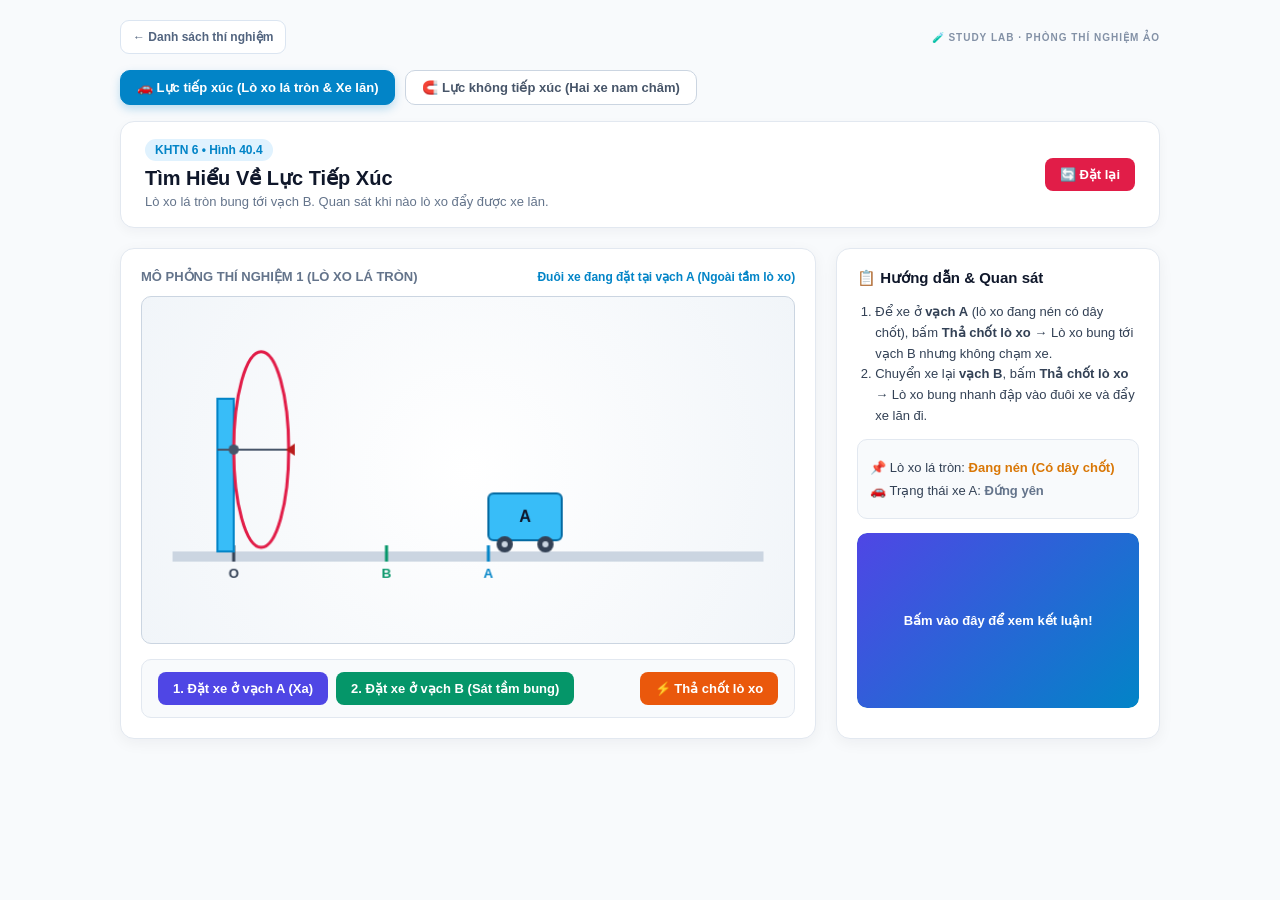
<file: experiments/tong-hop-thi-nghiem-khtn.html>
<!DOCTYPE html>
<html lang="vi">
<head>
    <meta charset="UTF-8">
    <meta name="viewport" content="width=device-width, initial-scale=1, viewport-fit=cover">
    <title>Lực tiếp xúc và lực không tiếp xúc | Study Lab</title>
    <style>
        body {
            font-family: 'Segoe UI', Tahoma, Geneva, Verdana, sans-serif;
            background-color: #f8fafc;
            color: #1e293b;
            margin: 0;
            padding: 20px;
            display: flex;
            flex-direction: column;
            align-items: center;
            user-select: none;
            -webkit-user-select: none;
        }
        .container {
            width: 100%;
            max-width: 1040px;
        }
        /* Thanh điều hướng tổng hợp các thí nghiệm */
        .main-nav {
            display: flex;
            gap: 10px;
            margin-bottom: 18px;
            flex-wrap: wrap;
            background: #ffffff;
            padding: 10px 14px;
            border-radius: 14px;
            border: 1px solid #e2e8f0;
            box-shadow: 0 4px 12px rgba(15, 23, 42, 0.04);
        }
        .main-tab-btn {
            background: #f1f5f9;
            color: #475569;
            border: 1.5px solid #cbd5e1;
            padding: 10px 16px;
            border-radius: 10px;
            font-weight: 700;
            font-size: 13.5px;
            cursor: pointer;
            transition: all 0.2s;
            display: flex;
            align-items: center;
            gap: 8px;
            flex: 1;
            min-width: 210px;
            justify-content: center;
        }
        .main-tab-btn:hover { background: #e2e8f0; }
        .main-tab-btn.active {
            background: #4f46e5;
            color: #ffffff;
            border-color: #4f46e5;
            box-shadow: 0 4px 12px rgba(79, 70, 229, 0.28);
        }

        /* Sub-tabs cho phần Lực */
        .sub-tabs {
            display: flex;
            gap: 10px;
            margin-bottom: 16px;
            flex-wrap: wrap;
        }
        .sub-tab-btn {
            background: #ffffff;
            color: #475569;
            border: 1px solid #cbd5e1;
            padding: 9px 16px;
            border-radius: 10px;
            font-weight: 600;
            font-size: 13px;
            cursor: pointer;
            transition: all 0.2s;
        }
        .sub-tab-btn:hover { background: #f1f5f9; }
        .sub-tab-btn.active {
            background: #0284c7;
            color: #ffffff;
            border-color: #0284c7;
            box-shadow: 0 4px 10px rgba(2, 132, 199, 0.25);
        }

        .header {
            background: #ffffff;
            border: 1px solid #e2e8f0;
            padding: 18px 24px;
            border-radius: 14px;
            margin-bottom: 20px;
            display: flex;
            justify-content: space-between;
            align-items: center;
            flex-wrap: wrap;
            gap: 15px;
            box-shadow: 0 4px 12px rgba(15, 23, 42, 0.04);
        }
        .main-grid {
            display: grid;
            grid-template-columns: 2.15fr 1fr;
            gap: 20px;
        }
        @media (max-width: 860px) {
            .main-grid { grid-template-columns: 1fr; }
        }
        .card {
            background: #ffffff;
            border: 1px solid #e2e8f0;
            border-radius: 14px;
            padding: 20px;
            box-shadow: 0 4px 15px rgba(15, 23, 42, 0.05);
        }
        canvas {
            background: radial-gradient(circle at center, #ffffff 0%, #f1f5f9 100%);
            border: 1px solid #cbd5e1;
            border-radius: 10px;
            width: 100%;
            height: auto;
            display: block;
            touch-action: none;
        }
        button.action-btn {
            background: #4f46e5;
            color: white;
            border: none;
            padding: 9px 15px;
            border-radius: 8px;
            cursor: pointer;
            font-weight: 600;
            font-size: 13px;
            transition: all 0.15s ease;
        }
        button.action-btn:hover { background: #4338ca; transform: translateY(-1px); }
        .btn-active { background: #059669 !important; box-shadow: 0 0 10px rgba(5, 150, 105, 0.4); }
        .btn-reset { background: #e11d48 !important; }
        .btn-reset:hover { background: #be123c !important; }
        .badge {
            background: #e0f2fe;
            color: #0284c7;
            padding: 4px 10px;
            border-radius: 20px;
            font-size: 12px;
            font-weight: 600;
        }
        .hidden { display: none !important; }
        .status-box p { margin: 8px 0; }
        .control-group {
            display: flex;
            align-items: center;
            justify-content: space-between;
            background: #f8fafc;
            padding: 12px 16px;
            border-radius: 10px;
            border: 1px solid #e2e8f0;
            margin-top: 15px;
            flex-wrap: wrap;
            gap: 10px;
        }
        .material-btn, .btn-mode {
            background: #f1f5f9;
            border: 1.5px solid #cbd5e1;
            color: #334155;
            padding: 8px 13px;
            border-radius: 8px;
            font-weight: 600;
            cursor: pointer;
            font-size: 12.5px;
            transition: all 0.2s;
        }
        .material-btn.active {
            background: #4f46e5;
            border-color: #4f46e5;
            color: white;
            box-shadow: 0 4px 10px rgba(79, 70, 229, 0.25);
        }
        .btn-mode.active {
            background: #0284c7;
            color: #ffffff;
            border-color: #0284c7;
        }

        /* Sliders */
        .slider-panel {
            background: #f8fafc;
            padding: 12px 16px;
            border-radius: 10px;
            border: 1px solid #e2e8f0;
            margin-top: 14px;
            display: flex;
            flex-direction: column;
            gap: 10px;
        }
        .slider-row {
            display: flex;
            align-items: center;
            gap: 12px;
            flex-wrap: wrap;
        }
        .slider-row label {
            font-size: 13px;
            font-weight: 700;
            min-width: 100px;
        }
        .slider-row input[type="range"] {
            flex: 1;
            min-width: 180px;
            height: 8px;
            border-radius: 5px;
            cursor: pointer;
        }

        /* Thanh đo năng lượng con lắc */
        .energy-bars {
            background: #f8fafc;
            padding: 12px;
            border-radius: 10px;
            border: 1px solid #e2e8f0;
            margin-bottom: 12px;
        }
        .bar-item { margin-bottom: 8px; }
        .bar-item:last-child { margin-bottom: 0; }
        .bar-label {
            display: flex;
            justify-content: space-between;
            font-size: 12px;
            font-weight: 700;
            margin-bottom: 3px;
        }
        .bar-track {
            width: 100%;
            height: 10px;
            background: #e2e8f0;
            border-radius: 6px;
            overflow: hidden;
        }
        .bar-fill {
            height: 100%;
            width: 0%;
            border-radius: 6px;
            transition: width 0.05s linear;
        }

        /* Miếng che kết luận */
        .conclusion-wrapper {
            position: relative;
            overflow: hidden;
            border-radius: 10px;
            margin-top: 14px;
        }
        .conclusion-cover {
            position: absolute;
            top: 0;
            left: 0;
            width: 100%;
            height: 100%;
            background: linear-gradient(135deg, #4f46e5, #0284c7);
            color: white;
            display: flex;
            flex-direction: column;
            align-items: center;
            justify-content: center;
            font-weight: 600;
            font-size: 13px;
            cursor: pointer;
            border-radius: 10px;
            transition: transform 0.4s ease, opacity 0.4s ease;
            z-index: 2;
            text-align: center;
            padding: 15px;
            box-shadow: 0 4px 12px rgba(0, 0, 0, 0.15);
        }
        .conclusion-cover:hover {
            background: linear-gradient(135deg, #4338ca, #0369a1);
        }
        .conclusion-cover.revealed {
            transform: translateY(100%);
            opacity: 0;
            pointer-events: none;
        }
        .conclusion-box {
            background: #ecfdf5;
            border: 1px solid #a7f3d0;
            color: #065f46;
            padding: 14px;
            border-radius: 10px;
            font-size: 13px;
            line-height: 1.6;
        }
    
        .lab-topbar {
            display: flex; align-items: center; justify-content: space-between;
            gap: 12px; flex-wrap: wrap; margin-bottom: 16px;
        }
        .back-link {
            display: inline-flex; align-items: center; gap: 7px; padding: 9px 12px;
            border: 1px solid #dbe5f1; border-radius: 9px; background: #fff;
            color: #52647f; text-decoration: none; font-size: 12px; font-weight: 700;
            transition: .2s ease;
        }
        .back-link:hover { color: #4f46e5; border-color: #b8c8f5; transform: translateX(-2px); }
        .lab-brand { color: #8391a6; font-size: 10px; font-weight: 800; letter-spacing: 1px; }
        .conclusion-cover:focus-visible { outline: 3px solid #f59e0b; outline-offset: -5px; }

    </style>
    <link rel="stylesheet" href="../assets/css/experiment-mobile.css">
    <style>
        /* v1.7.1: trang này chỉ chứa nhóm thí nghiệm về lực */
        .page-force .main-nav { display: none !important; }
        .page-force #labSoundWrapper,
        .page-force #labEnergyWrapper { display: none !important; }
        .page-force #labForceWrapper { display: block !important; }
    </style>
</head>
<body class="page-force">
    <div class="container">
        <div class="lab-topbar">
            <a class="back-link" href="../index.html">← Danh sách thí nghiệm</a>
            <span class="lab-brand">🧪 STUDY LAB · PHÒNG THÍ NGHIỆM ẢO</span>
        </div>
        <!-- ===================================================================== -->
        <!-- PHẦN 1: LỰC TIẾP XÚC & LỰC KHÔNG TIẾP XÚC (KHTN 6)                    -->
        <!-- ===================================================================== -->
        <div id="labForceWrapper">
            <div class="sub-tabs">
                <button class="sub-tab-btn active" id="tabForce1" onclick="switchForceSubLab('exp1')">
                    🚗 Lực tiếp xúc (Lò xo lá tròn & Xe lăn)
                </button>
                <button class="sub-tab-btn" id="tabForce2" onclick="switchForceSubLab('exp2')">
                    🧲 Lực không tiếp xúc (Hai xe nam châm)
                </button>
            </div>

            <!-- Thí nghiệm 1.1: Lực tiếp xúc -->
            <div id="forceExp1Section">
                <div class="header">
                    <div>
                        <span class="badge">KHTN 6 &bull; Hình 40.4</span>
                        <h1 style="margin: 8px 0 4px 0; font-size: 20px; color: #0f172a;">Tìm Hiểu Về Lực Tiếp Xúc</h1>
                        <p style="color: #64748b; font-size: 13px; margin: 0;">Lò xo lá tròn bung tới vạch B. Quan sát khi nào lò xo đẩy được xe lăn.</p>
                    </div>
                    <button class="action-btn btn-reset" onclick="resetForceExp1()">🔄 Đặt lại</button>
                </div>

                <div class="main-grid">
                    <div class="card">
                        <div style="display: flex; justify-content: space-between; align-items: center; margin-bottom: 12px;">
                            <span style="font-size: 13px; color: #64748b; font-weight: 600;">MÔ PHỎNG THÍ NGHIỆM 1 (LÒ XO LÁ TRÒN)</span>
                            <span id="exp1PosText" style="font-size: 12px; color: #0284c7; font-weight: 600;">Đuôi xe đang đặt tại vạch A (Ngoài tầm lò xo)</span>
                        </div>
                        <canvas id="forceCanvas1" width="640" height="340"></canvas>
                        <div class="control-group">
                            <div style="display: flex; gap: 8px; flex-wrap: wrap;">
                                <button class="action-btn" onclick="setCarPosition('A')">1. Đặt xe ở vạch A (Xa)</button>
                                <button class="action-btn" style="background: #059669;" onclick="setCarPosition('B')">2. Đặt xe ở vạch B (Sát tầm bung)</button>
                            </div>
                            <button class="action-btn" style="background: #ea580c;" onclick="releaseSpring()">⚡ Thả chốt lò xo</button>
                        </div>
                    </div>

                    <div class="card" style="display: flex; flex-direction: column; justify-content: space-between;">
                        <div>
                            <h3 style="margin-top: 0; font-size: 15px; color: #0f172a;">📋 Hướng dẫn & Quan sát</h3>
                            <ol style="padding-left: 18px; font-size: 13px; color: #334155; line-height: 1.6; margin-bottom: 12px;">
                                <li>Để xe ở <b>vạch A</b> (lò xo đang nén có dây chốt), bấm <b>Thả chốt lò xo</b> &rarr; Lò xo bung tới vạch B nhưng không chạm xe.</li>
                                <li>Chuyển xe lại <b>vạch B</b>, bấm <b>Thả chốt lò xo</b> &rarr; Lò xo bung nhanh đập vào đuôi xe và đẩy xe lăn đi.</li>
                            </ol>
                            <div class="status-box" style="background: #f8fafc; padding: 12px; border-radius: 10px; border: 1px solid #e2e8f0; font-size: 13px; color: #334155;">
                                <p>📌 Lò xo lá tròn: <span id="e1SpringState" style="color: #d97706; font-weight: bold;">Đang nén (Có dây chốt)</span></p>
                                <p>🚗 Trạng thái xe A: <span id="e1CarState" style="color: #64748b; font-weight: bold;">Đứng yên</span></p>
                            </div>
                            <div class="conclusion-wrapper" id="conclusion-force-contact">
                                <div class="conclusion-cover" role="button" tabindex="0" aria-label="Bấm vào đây để xem kết luận" onclick="revealConclusion(this)" onkeydown="if(event.key === 'Enter' || event.key === ' '){event.preventDefault();revealConclusion(this)}">
                                    Bấm vào đây để xem kết luận!
                                </div>
                                <div class="conclusion-box">
                                    <b>💡 Giải thích & Kết luận:</b><br>
                                    - <b>Đặt ở A:</b> Lò xo bung hết cỡ chỉ chạm tới vạch B, không tiếp xúc với xe nên không truyền lực &rarr; xe đứng yên.<br>
                                    - <b>Đặt ở B (hoặc trong khoảng OB):</b> Khi bung ra, lò xo tiếp xúc trực tiếp với xe và đẩy xe chuyển động. Đây là <b>lực tiếp xúc</b>.
                                </div>
                            </div>
                        </div>
                    </div>
                </div>
            </div>

            <!-- Thí nghiệm 1.2: Lực không tiếp xúc -->
            <div id="forceExp2Section" class="hidden">
                <div class="header">
                    <div>
                        <span class="badge">KHTN 6 &bull; Hình 40.5</span>
                        <h1 style="margin: 8px 0 4px 0; font-size: 20px; color: #0f172a;">Tìm Hiểu Về Lực Không Tiếp Xúc</h1>
                        <p style="color: #64748b; font-size: 13px; margin: 0;">Tự do kéo trực tiếp xe trên màn hình hoặc dùng thanh kéo bên dưới để tránh ngón tay che khuất.</p>
                    </div>
                    <button class="action-btn btn-reset" onclick="resetForceExp2()">🔄 Đặt lại vị trí</button>
                </div>

                <div class="main-grid">
                    <div class="card">
                        <div style="display: flex; justify-content: space-between; align-items: center; margin-bottom: 12px;">
                            <span style="font-size: 13px; color: #64748b; font-weight: 600;">KÉO XE TRỰC TIẾP HOẶC DÙNG THANH TRƯỢT</span>
                            <span style="font-size: 12px; color: #0284c7; font-weight: 600;">Hai cực cùng tên (N - N) đẩy nhau</span>
                        </div>
                        <canvas id="forceCanvas2" width="640" height="320" style="cursor: grab;"></canvas>
                        <div class="slider-panel">
                            <div class="slider-row">
                                <label for="sliderCarB" style="color: #ef4444;">🟥 Kéo Xe B:</label>
                                <input type="range" id="sliderCarB" min="70" max="570" value="200" oninput="onCarSliderMove('B', this.value)">
                            </div>
                            <div class="slider-row">
                                <label for="sliderCarA" style="color: #3b82f6;">🟦 Kéo Xe A:</label>
                                <input type="range" id="sliderCarA" min="70" max="570" value="430" oninput="onCarSliderMove('A', this.value)">
                            </div>
                        </div>
                    </div>

                    <div class="card" style="display: flex; flex-direction: column; justify-content: space-between;">
                        <div>
                            <h3 style="margin-top: 0; font-size: 15px; color: #0f172a;">📋 Hướng dẫn tương tác</h3>
                            <ol style="padding-left: 18px; font-size: 13px; color: #334155; line-height: 1.6; margin-bottom: 12px;">
                                <li>Nhấn giữ và kéo <b>Xe B</b> (màu cam) tiến lại gần <b>Xe A</b> (màu xanh) — hoặc kéo thanh trượt bên dưới nếu dùng điện thoại.</li>
                                <li>Quan sát khoảng cách giữa 2 xe: Xe A tự động lùi ra xa <b>trước khi hai xe chạm vào nhau</b>.</li>
                            </ol>
                            <div class="status-box" style="background: #f8fafc; padding: 12px; border-radius: 10px; border: 1px solid #e2e8f0; font-size: 13px; color: #334155;">
                                <p>📏 Khoảng cách 2 xe: <span id="e2DistText" style="color: #0284c7; font-weight: bold;">150 px</span></p>
                                <p>🧲 Lực từ tương tác: <span id="e2ForceState" style="color: #64748b; font-weight: bold;">Chưa đủ gần</span></p>
                            </div>
                            <div class="conclusion-wrapper" id="conclusion-force-noncontact">
                                <div class="conclusion-cover" role="button" tabindex="0" aria-label="Bấm vào đây để xem kết luận" onclick="revealConclusion(this)" onkeydown="if(event.key === 'Enter' || event.key === ' '){event.preventDefault();revealConclusion(this)}">
                                    Bấm vào đây để xem kết luận!
                                </div>
                                <div class="conclusion-box">
                                    <b>💡 Giải thích & Kết luận:</b><br>
                                    - Không cần đẩy xe B chạm vào xe A thì xe A mới chuyển động. Khi đưa lại gần, từ trường của hai nam châm cùng cực đã đẩy xe A chuyển động.<br>
                                    - Lực xuất hiện khi hai vật <b>không tiếp xúc với nhau</b> gọi là <b>lực không tiếp xúc</b>.
                                </div>
                            </div>
                        </div>
                    </div>
                </div>
            </div>
        </div>

        <!-- ===================================================================== -->
        <!-- PHẦN 2: KHẢO SÁT SỰ PHẢN XẠ ÂM (KHTN 7)                               -->
        <!-- ===================================================================== -->
        <div id="labSoundWrapper" class="hidden">
            <div class="header">
                <div>
                    <span class="badge">KHTN 7 &bull; Sóng âm</span>
                    <h1 style="margin: 8px 0 4px 0; font-size: 20px; color: #0f172a;">Phòng Thí Nghiệm: Khảo Sát Sự Phản Xạ Âm</h1>
                    <p style="color: #64748b; font-size: 13px; margin: 0;">Quan sát đường truyền của các nhịp sóng âm khi gặp các bề mặt vật liệu khác nhau.</p>
                </div>
                <button class="action-btn btn-reset" onclick="resetSoundLab()">🔄 Đặt lại</button>
            </div>

            <div class="main-grid">
                <div class="card">
                    <div style="display: flex; justify-content: space-between; align-items: center; margin-bottom: 12px;">
                        <span style="font-size: 13px; color: #64748b; font-weight: 600;">SƠ ĐỒ THÍ NGHIỆM PHẢN XẠ ÂM</span>
                        <span id="activeMatName" style="font-size: 12px; color: #0284c7; font-weight: 600;">Đang gắn: Tấm gỗ nhẵn</span>
                    </div>
                    <canvas id="soundCanvas" width="640" height="380"></canvas>
                    <div class="control-group">
                        <div style="display: flex; gap: 8px; flex-wrap: wrap; align-items: center;">
                            <span style="font-size: 13px; font-weight: 600; color: #334155;">Chọn vật liệu:</span>
                            <button class="material-btn active" id="mat0" onclick="setSoundMaterial(0)">Tấm gỗ nhẵn</button>
                            <button class="material-btn" id="mat1" onclick="setSoundMaterial(1)">Tấm gỗ sần sùi</button>
                            <button class="material-btn" id="mat2" onclick="setSoundMaterial(2)">Tấm xốp mềm</button>
                        </div>
                        <button id="btnSoundPower" class="action-btn" onclick="toggleSoundSource()">🔊 Bật nguồn âm</button>
                    </div>
                </div>

                <div class="card" style="display: flex; flex-direction: column; justify-content: space-between;">
                    <div>
                        <h3 style="margin-top: 0; font-size: 15px; color: #0f172a;">📋 Hướng dẫn thực hiện</h3>
                        <ol style="padding-left: 18px; font-size: 13px; color: #334155; line-height: 1.6; margin-bottom: 12px;">
                            <li>Bấm <b>Bật nguồn âm</b> để đồng hồ phát ra các nhịp sóng âm hướng thẳng lên tấm phản xạ.</li>
                            <li>Lần lượt đổi qua lại 3 loại vật liệu để thay thế tấm phản xạ trên giá đỡ.</li>
                            <li>So sánh các vạch sóng phản xạ truyền tới <b>Bộ thu âm</b> và lắng nghe độ to của âm thanh.</li>
                        </ol>
                        <div class="status-box" style="background: #f8fafc; padding: 12px; border-radius: 10px; border: 1px solid #e2e8f0; font-size: 13px; color: #334155;">
                            <p>🔊 Trạng thái nguồn: <span id="sStatus" style="color: #64748b; font-weight: bold;">Đang tắt</span></p>
                            <p>📊 Cường độ âm thu được: <span id="sIntensity" style="color: #0284c7; font-weight: bold;">0 dB</span></p>
                            <p>⭐ Đánh giá: <span id="sEval" style="color: #475569; font-weight: bold;">---</span></p>
                        </div>
                        <div class="conclusion-wrapper" id="conclusion-reflection">
                            <div class="conclusion-cover" role="button" tabindex="0" aria-label="Bấm vào đây để xem kết luận" onclick="revealConclusion(this)" onkeydown="if(event.key === 'Enter' || event.key === ' '){event.preventDefault();revealConclusion(this)}">
                                    Bấm vào đây để xem kết luận!
                            </div>
                            <div class="conclusion-box">
                                <b>💡 Nhận xét & Kết luận:</b><br>
                                - <b>Phản xạ âm tốt:</b> Bề mặt cứng, phẳng và nhẵn phản chiếu sóng âm rõ nét, cường độ âm thu được lớn.<br>
                                - <b>Phản xạ âm kém:</b> Bề mặt mềm, xốp hoặc gồ ghề, sần sùi làm tán xạ và hấp thụ mạnh sóng âm.
                            </div>
                        </div>
                    </div>
                </div>
            </div>
        </div>

        <!-- ===================================================================== -->
        <!-- PHẦN 3: CHUYỂN HÓA ĐỘNG NĂNG - THẾ NĂNG CON LẮC ĐƠN (KHTN 9)          -->
        <!-- ===================================================================== -->
        <div id="labEnergyWrapper" class="hidden">
            <div class="header">
                <div>
                    <span class="badge" style="background: #dcfce7; color: #15803d;">KHTN 9 &bull; Hình 3.2</span>
                    <h1 style="margin: 8px 0 4px 0; font-size: 20px; color: #0f172a;">Thí Nghiệm: Sự Chuyển Hóa Động Năng – Thế Năng</h1>
                    <p style="color: #64748b; font-size: 13px; margin: 0;">Kéo vật nặng tới độ cao h (vị trí A) rồi thả nhẹ để quan sát dao động của con lắc đơn.</p>
                </div>
                <button class="action-btn btn-reset" onclick="resetPendulum()">🔄 Đặt lại</button>
            </div>

            <div class="main-grid">
                <div class="card">
                    <div style="display: flex; justify-content: space-between; align-items: center; margin-bottom: 10px; flex-wrap: wrap; gap: 8px;">
                        <span style="font-size: 13px; color: #64748b; font-weight: 600;">CON LẮC ĐƠN (KÉO TRỰC TIẾP QUẢ CẦU HOẶC DÙNG THANH TRƯỢT)</span>
                        <span id="simStatus" style="font-size: 12px; color: #0284c7; font-weight: 700;">Đang giữ tại vị trí A</span>
                    </div>
                    <canvas id="pendulumCanvas" width="640" height="390" style="cursor: grab;"></canvas>
                    <div class="slider-panel">
                        <div class="slider-row">
                            <label for="heightSlider" style="color: #334155; min-width: 125px;">Độ cao h (Vị trí A):</label>
                            <input type="range" id="heightSlider" min="5" max="100" value="65" oninput="onPendulumSlider(this.value)">
                            <span id="heightValText" style="font-size: 13px; font-weight: 700; color: #0284c7; min-width: 48px;">65 cm</span>
                            <div style="display: flex; gap: 8px;">
                                <button class="action-btn" style="background: #059669;" onclick="releaseBall()">▶ Thả nhẹ</button>
                                <button class="action-btn" style="background: #64748b;" id="btnPause" onclick="togglePendulumPause()">⏸ Tạm dừng</button>
                            </div>
                        </div>
                        <div class="slider-row" style="border-top: 1px dashed #cbd5e1; padding-top: 10px; justify-content: space-between;">
                            <span style="font-size: 13px; font-weight: 600; color: #475569;">Môi trường thí nghiệm:</span>
                            <div style="display: flex; gap: 8px; flex-wrap: wrap;">
                                <button class="btn-mode active" id="modeAir" onclick="setPendulumEnv('air')">🌬️ Có lực cản không khí (Thực tế)</button>
                                <button class="btn-mode" id="modeVacuum" onclick="setPendulumEnv('vacuum')">🌌 Không có lực cản (Lí tưởng)</button>
                            </div>
                        </div>
                    </div>
                </div>

                <div class="card" style="display: flex; flex-direction: column; justify-content: space-between;">
                    <div>
                        <h3 style="margin-top: 0; margin-bottom: 10px; font-size: 15px; color: #0f172a;">⚡ Biểu đồ chuyển hóa năng lượng</h3>
                        <div class="energy-bars">
                            <div class="bar-item">
                                <div class="bar-label" style="color: #0284c7;">
                                    <span>Thế năng (Wt):</span>
                                    <span id="pePercent">100%</span>
                                </div>
                                <div class="bar-track"><div class="bar-fill" id="peBar" style="background: #0284c7; width: 100%;"></div></div>
                            </div>
                            <div class="bar-item">
                                <div class="bar-label" style="color: #ea580c;">
                                    <span>Động năng (Wđ):</span>
                                    <span id="kePercent">0%</span>
                                </div>
                                <div class="bar-track"><div class="bar-fill" id="keBar" style="background: #ea580c; width: 0%;"></div></div>
                            </div>
                            <div class="bar-item">
                                <div class="bar-label" style="color: #059669;">
                                    <span>Cơ năng tổng (W):</span>
                                    <span id="mePercent">100%</span>
                                </div>
                                <div class="bar-track"><div class="bar-fill" id="meBar" style="background: #059669; width: 100%;"></div></div>
                            </div>
                        </div>

                        <h3 style="margin-top: 12px; margin-bottom: 6px; font-size: 14.5px; color: #0f172a;">📋 Tiến hành & Câu hỏi</h3>
                        <ol style="padding-left: 18px; font-size: 12.5px; color: #334155; line-height: 1.55; margin: 0 0 10px 0;">
                            <li>Kéo vật nặng đến vị trí A ở độ cao h rồi bấm <b>Thả nhẹ</b>.</li>
                            <li>So sánh độ cao điểm B (bên phải) với độ cao điểm A.</li>
                            <li>Quan sát độ cao vật nặng sau một thời gian dao động qua lại điểm O.</li>
                        </ol>

                        <div class="conclusion-wrapper" id="conclusion-energy">
                            <div class="conclusion-cover" role="button" tabindex="0" aria-label="Bấm vào đây để xem kết luận" onclick="revealConclusion(this)" onkeydown="if(event.key === 'Enter' || event.key === ' '){event.preventDefault();revealConclusion(this)}">
                                    Bấm vào đây để xem kết luận!
                            </div>
                            <div class="conclusion-box">
                                <b>💡 Trả lời & Kết luận:</b><br>
                                <b>1. Sự chuyển hóa:</b> Từ A &rarr; O, độ cao giảm dần nên <b>thế năng chuyển hóa thành động năng</b> (tại O động năng lớn nhất). Từ O &rarr; B, tốc độ giảm nên <b>động năng chuyển hóa ngược lại thành thế năng</b>.<br>
                                <b>2. Độ cao giảm dần:</b> Do có <b>lực cản của không khí</b> (và ma sát ở điểm treo), một phần cơ năng chuyển hóa thành nhiệt năng nên độ cao điểm B thấp hơn A và giảm dần cho đến khi dừng lại ở O.
                            </div>
                        </div>
                    </div>
                </div>
            </div>
        </div>
    </div>

    <script>
        // =====================================================================
        // HỆ THỐNG ÂM THANH CHUNG (WEB AUDIO API)
        // =====================================================================
        const audioCtx = new (window.AudioContext || window.webkitAudioContext)();

        function playSound(type, param = 1) {
            if (audioCtx.state === 'suspended') audioCtx.resume();
            const osc = audioCtx.createOscillator();
            const gain = audioCtx.createGain();
            osc.connect(gain);
            gain.connect(audioCtx.destination);

            if (type === 'click') {
                osc.frequency.setValueAtTime(440, audioCtx.currentTime);
                gain.gain.setValueAtTime(0.08, audioCtx.currentTime);
                gain.gain.exponentialRampToValueAtTime(0.001, audioCtx.currentTime + 0.08);
                osc.start(); osc.stop(audioCtx.currentTime + 0.08);
            } else if (type === 'spring') {
                osc.type = 'sawtooth';
                osc.frequency.setValueAtTime(380, audioCtx.currentTime);
                osc.frequency.exponentialRampToValueAtTime(140, audioCtx.currentTime + 0.18);
                gain.gain.setValueAtTime(0.18, audioCtx.currentTime);
                gain.gain.exponentialRampToValueAtTime(0.001, audioCtx.currentTime + 0.18);
                osc.start(); osc.stop(audioCtx.currentTime + 0.18);
            } else if (type === 'hit') {
                osc.type = 'triangle';
                osc.frequency.setValueAtTime(180, audioCtx.currentTime);
                osc.frequency.exponentialRampToValueAtTime(60, audioCtx.currentTime + 0.15);
                gain.gain.setValueAtTime(0.25, audioCtx.currentTime);
                gain.gain.exponentialRampToValueAtTime(0.001, audioCtx.currentTime + 0.15);
                osc.start(); osc.stop(audioCtx.currentTime + 0.15);
            } else if (type === 'repel') {
                osc.type = 'sine';
                osc.frequency.setValueAtTime(520, audioCtx.currentTime);
                osc.frequency.linearRampToValueAtTime(720, audioCtx.currentTime + 0.15);
                gain.gain.setValueAtTime(0.08, audioCtx.currentTime);
                gain.gain.exponentialRampToValueAtTime(0.001, audioCtx.currentTime + 0.15);
                osc.start(); osc.stop(audioCtx.currentTime + 0.15);
            } else if (type === 'beep') {
                osc.type = 'sine';
                osc.frequency.setValueAtTime(880, audioCtx.currentTime);
                let vol = 0.015 + param * 0.16;
                gain.gain.setValueAtTime(vol, audioCtx.currentTime);
                gain.gain.exponentialRampToValueAtTime(0.0001, audioCtx.currentTime + 0.12);
                osc.start(); osc.stop(audioCtx.currentTime + 0.12);
            } else if (type === 'tick') {
                osc.type = 'sine';
                osc.frequency.setValueAtTime(520 + param * 200, audioCtx.currentTime);
                gain.gain.setValueAtTime(Math.min(0.12, 0.02 + param * 0.1), audioCtx.currentTime);
                gain.gain.exponentialRampToValueAtTime(0.0001, audioCtx.currentTime + 0.06);
                osc.start(); osc.stop(audioCtx.currentTime + 0.06);
            }
        }

        // =====================================================================
        // ĐIỀU HƯỚNG GIỮA 3 CHỦ ĐỀ THÍ NGHIỆM
        // =====================================================================
        let activeMainLab = 'force';

        function switchMainLab(lab) {
            playSound('click');
            activeMainLab = lab;

            // Tắt âm thanh nhịp đồng hồ nếu rời khỏi tab Phản xạ âm
            if (lab !== 'sound' && soundOn) {
                toggleSoundSource();
            }

            document.getElementById('labForceWrapper').classList.toggle('hidden', lab !== 'force');
            document.getElementById('labSoundWrapper').classList.toggle('hidden', lab !== 'sound');
            document.getElementById('labEnergyWrapper').classList.toggle('hidden', lab !== 'energy');

            document.getElementById('navLabForce')?.classList.toggle('active', lab === 'force');
            document.getElementById('navLabSound')?.classList.toggle('active', lab === 'sound');
            document.getElementById('navLabEnergy')?.classList.toggle('active', lab === 'energy');
        }

        function switchForceSubLab(sub) {
            playSound('click');
            document.getElementById('forceExp1Section').classList.toggle('hidden', sub !== 'exp1');
            document.getElementById('forceExp2Section').classList.toggle('hidden', sub !== 'exp2');
            document.getElementById('tabForce1').classList.toggle('active', sub === 'exp1');
            document.getElementById('tabForce2').classList.toggle('active', sub === 'exp2');
        }

        function revealConclusion(el) {
            if (!el) return;
            playSound('click');
            el.classList.add('revealed');
            el.setAttribute('aria-hidden', 'true');
        }

        function resetConclusionCover(id) {
            const wrapper = document.getElementById('conclusion-' + id);
            const cover = wrapper && wrapper.querySelector('.conclusion-cover');
            if (cover) {
                cover.classList.remove('revealed');
                cover.removeAttribute('aria-hidden');
            }
        }


        // =====================================================================
        // MODULE 1.1: LỰC TIẾP XÚC (LÒ XO LÁ TRÒN & XE LĂN)
        // =====================================================================
        const fCanvas1 = document.getElementById('forceCanvas1');
        const fCtx1 = fCanvas1.getContext('2d');

        const O_X = 90, B_X = 240, A_X = 340, CAR_HALF_W = 36;
        let e1CarPos = 'A';
        let e1SpringCompressed = true;
        let e1SpringDiameter = 54;
        let e1CarCenterX = A_X + CAR_HALF_W;
        let e1CarVx = 0;
        let e1IsReleasing = false;

        function setCarPosition(pos) {
            playSound('click');
            e1CarPos = pos;
            e1SpringCompressed = true;
            e1SpringDiameter = 54;
            e1CarVx = 0;
            e1IsReleasing = false;

            if (pos === 'A') {
                e1CarCenterX = A_X + CAR_HALF_W;
                document.getElementById('exp1PosText').innerText = "Đuôi xe đặt tại vạch A (Ngoài tầm lò xo)";
            } else {
                e1CarCenterX = B_X + CAR_HALF_W;
                document.getElementById('exp1PosText').innerText = "Đuôi xe đặt tại vạch B (Đúng tầm bung lò xo)";
            }
            document.getElementById('e1SpringState').innerText = "Đang nén (Có dây chốt)";
            document.getElementById('e1SpringState').style.color = "#d97706";
            document.getElementById('e1CarState').innerText = "Đứng yên";
            document.getElementById('e1CarState').style.color = "#64748b";
        }

        function releaseSpring() {
            if (!e1SpringCompressed || e1IsReleasing) return;
            playSound('spring');
            e1IsReleasing = true;
            e1SpringCompressed = false;

            document.getElementById('e1SpringState').innerText = "Đã thả chốt (Bung tròn tới B)";
            document.getElementById('e1SpringState').style.color = "#059669";

            let startTime = performance.now();
            let duration = 150;
            let startDiam = 54;
            let endDiam = B_X - O_X;
            let hasCollided = false;

            function animateSpring(now) {
                let t = Math.min(1, (now - startTime) / duration);
                let ease = 1 - Math.pow(1 - t, 2);
                e1SpringDiameter = startDiam + (endDiam - startDiam) * ease;

                let springRightEdge = O_X + e1SpringDiameter;
                let carLeftEdge = e1CarCenterX - CAR_HALF_W;

                if (!hasCollided && springRightEdge >= carLeftEdge - 1) {
                    hasCollided = true;
                    playSound('hit');
                    e1CarVx = 8.5;
                    document.getElementById('e1CarState').innerText = "Chuyển động do lực đẩy tiếp xúc của lò xo!";
                    document.getElementById('e1CarState').style.color = "#059669";
                }

                if (t < 1) {
                    requestAnimationFrame(animateSpring);
                } else {
                    e1SpringDiameter = endDiam;
                    e1IsReleasing = false;
                    if (!hasCollided) {
                        document.getElementById('e1CarState').innerText = "Vẫn đứng yên (Lò xo tới B chưa chạm xe ở A)";
                        document.getElementById('e1CarState').style.color = "#e11d48";
                    }
                }
            }
            requestAnimationFrame(animateSpring);
        }

        function resetForceExp1() {
            resetConclusionCover('force-contact'); setCarPosition('A'); }

        function drawForceExp1() {
            fCtx1.clearRect(0, 0, fCanvas1.width, fCanvas1.height);
            if (e1CarVx > 0.05) {
                e1CarCenterX += e1CarVx;
                e1CarVx *= 0.965;
                if (e1CarCenterX > 570) { e1CarCenterX = 570; e1CarVx = 0; }
            } else { e1CarVx = 0; }

            const floorY = 250;
            fCtx1.fillStyle = '#cbd5e1';
            fCtx1.fillRect(30, floorY, 580, 10);

            fCtx1.fillStyle = '#334155';
            fCtx1.font = 'bold 13px sans-serif';
            fCtx1.textAlign = 'center';
            fCtx1.fillRect(O_X - 1.5, floorY - 6, 3, 16);
            fCtx1.fillText("O", O_X, floorY + 26);

            fCtx1.fillStyle = '#059669';
            fCtx1.fillRect(B_X - 1.5, floorY - 6, 3, 16);
            fCtx1.fillText("B", B_X, floorY + 26);

            fCtx1.fillStyle = '#0284c7';
            fCtx1.fillRect(A_X - 1.5, floorY - 6, 3, 16);
            fCtx1.fillText("A", A_X, floorY + 26);

            fCtx1.fillStyle = '#38bdf8';
            fCtx1.strokeStyle = '#0284c7';
            fCtx1.lineWidth = 2;
            fCtx1.fillRect(O_X - 16, 100, 16, floorY - 100);
            fCtx1.strokeRect(O_X - 16, 100, 16, floorY - 100);

            let rx = e1SpringDiameter / 2;
            let ry = 75 + (150 - e1SpringDiameter) * 0.22;
            let springCenterX = O_X + rx;
            let springCenterY = floorY - ry - 4;

            fCtx1.save();
            fCtx1.strokeStyle = '#e11d48';
            fCtx1.lineWidth = 3;
            fCtx1.beginPath();
            fCtx1.ellipse(springCenterX, springCenterY, rx, ry, 0, 0, Math.PI * 2);
            fCtx1.stroke();

            fCtx1.fillStyle = '#475569';
            fCtx1.beginPath();
            fCtx1.arc(O_X, springCenterY, 5, 0, Math.PI * 2);
            fCtx1.fill();

            if (e1SpringCompressed) {
                fCtx1.strokeStyle = '#475569';
                fCtx1.lineWidth = 2;
                fCtx1.beginPath();
                fCtx1.moveTo(O_X - 16, springCenterY);
                fCtx1.lineTo(O_X + e1SpringDiameter + 6, springCenterY);
                fCtx1.stroke();

                fCtx1.fillStyle = '#b91c1c';
                fCtx1.beginPath();
                fCtx1.moveTo(O_X + e1SpringDiameter + 6, springCenterY - 6);
                fCtx1.lineTo(O_X + e1SpringDiameter + 6, springCenterY + 6);
                fCtx1.lineTo(O_X + e1SpringDiameter - 3, springCenterY);
                fCtx1.fill();
            }
            fCtx1.restore();

            // Vẽ Xe A
            fCtx1.save();
            fCtx1.translate(e1CarCenterX, floorY - 15);
            fCtx1.fillStyle = '#38bdf8';
            fCtx1.strokeStyle = '#0369a1';
            fCtx1.lineWidth = 2;
            fCtx1.beginPath();
            fCtx1.roundRect(-CAR_HALF_W, -42, CAR_HALF_W * 2, 46, 5);
            fCtx1.fill(); fCtx1.stroke();
            fCtx1.fillStyle = '#0f172a';
            fCtx1.font = 'bold 16px sans-serif';
            fCtx1.textAlign = 'center';
            fCtx1.fillText("A", 0, -14);
            fCtx1.fillStyle = '#334155';
            fCtx1.beginPath(); fCtx1.arc(-20, 8, 8, 0, Math.PI * 2); fCtx1.fill();
            fCtx1.beginPath(); fCtx1.arc(20, 8, 8, 0, Math.PI * 2); fCtx1.fill();
            fCtx1.fillStyle = '#cbd5e1';
            fCtx1.beginPath(); fCtx1.arc(-20, 8, 3, 0, Math.PI * 2); fCtx1.fill();
            fCtx1.beginPath(); fCtx1.arc(20, 8, 3, 0, Math.PI * 2); fCtx1.fill();
            fCtx1.restore();
        }

        // =====================================================================
        // MODULE 1.2: LỰC KHÔNG TIẾP XÚC (HAI XE NAM CHÂM)
        // =====================================================================
        const fCanvas2 = document.getElementById('forceCanvas2');
        const fCtx2 = fCanvas2.getContext('2d');

        let carBX = 200, carAX = 430, carAVx = 0, carBVx = 0;
        let draggingCar = null, dragOffsetX = 0, lastRepelSoundTime = 0;
        const CAR2_HALF_W = 40, REPEL_RANGE = 155;

        function onCarSliderMove(whichCar, val) {
            let numVal = parseFloat(val);
            if (whichCar === 'B') { carBX = numVal; carBVx = 0; }
            else { carAX = numVal; carAVx = 0; }
        }

        function resetForceExp2() {
            resetConclusionCover('force-noncontact');
            playSound('click');
            carBX = 200; carAX = 430; carAVx = 0; carBVx = 0; draggingCar = null;
            document.getElementById('sliderCarB').value = carBX;
            document.getElementById('sliderCarA').value = carAX;
        }

        function getForceCanvas2X(evt) {
            const rect = fCanvas2.getBoundingClientRect();
            const clientX = evt.touches ? evt.touches[0].clientX : evt.clientX;
            return (clientX - rect.left) * (fCanvas2.width / rect.width);
        }

        fCanvas2.addEventListener('pointerdown', (evt) => {
            const mx = getForceCanvas2X(evt);
            if (Math.abs(mx - carBX) < CAR2_HALF_W + 12) {
                draggingCar = 'B'; dragOffsetX = mx - carBX; fCanvas2.style.cursor = 'grabbing';
            } else if (Math.abs(mx - carAX) < CAR2_HALF_W + 12) {
                draggingCar = 'A'; dragOffsetX = mx - carAX; fCanvas2.style.cursor = 'grabbing';
            }
        });

        window.addEventListener('pointermove', (evt) => {
            if (!draggingCar) return;
            const mx = getForceCanvas2X(evt);
            let newX = Math.max(70, Math.min(570, mx - dragOffsetX));
            if (draggingCar === 'B') { carBX = newX; carBVx = 0; }
            else { carAX = newX; carAVx = 0; }
        });

        window.addEventListener('pointerup', () => {
            if (draggingCar) { draggingCar = null; fCanvas2.style.cursor = 'grab'; }
        });

        function drawForceExp2() {
            let dist = carAX - carBX;
            if (dist < REPEL_RANGE) {
                let overlap = REPEL_RANGE - dist;
                let pushForce = Math.min(4.5, (overlap / REPEL_RANGE) * 4.2);
                if (draggingCar === 'B') carAVx += pushForce * 0.45;
                else if (draggingCar === 'A') carBVx -= pushForce * 0.45;
                else { carAVx += pushForce * 0.3; carBVx -= pushForce * 0.3; }

                if (performance.now() - lastRepelSoundTime > 260 && pushForce > 0.6) {
                    playSound('repel'); lastRepelSoundTime = performance.now();
                }
                document.getElementById('e2ForceState').innerText = "Đang đẩy nhau (Không cần tiếp xúc!)";
                document.getElementById('e2ForceState').style.color = "#e11d48";
            } else {
                document.getElementById('e2ForceState').innerText = "Chưa đủ gần";
                document.getElementById('e2ForceState').style.color = "#64748b";
            }

            if (draggingCar !== 'A') { carAX += carAVx; carAVx *= 0.88; if (Math.abs(carAVx) < 0.05) carAVx = 0; }
            if (draggingCar !== 'B') { carBX += carBVx; carBVx *= 0.88; if (Math.abs(carBVx) < 0.05) carBVx = 0; }

            carBX = Math.max(70, Math.min(570, carBX));
            carAX = Math.max(70, Math.min(570, carAX));
            if (carAX - carBX < CAR2_HALF_W * 2 + 8) {
                if (draggingCar === 'B') carAX = Math.min(570, carBX + CAR2_HALF_W * 2 + 8);
                else carBX = Math.max(70, carAX - (CAR2_HALF_W * 2 + 8));
            }

            document.getElementById('sliderCarB').value = Math.round(carBX);
            document.getElementById('sliderCarA').value = Math.round(carAX);
            let gapPx = Math.max(0, Math.round((carAX - carBX) - CAR2_HALF_W * 2));
            document.getElementById('e2DistText').innerText = gapPx + " px (Mép 2 xe)";

            fCtx2.clearRect(0, 0, fCanvas2.width, fCanvas2.height);
            const floorY = 235;
            fCtx2.fillStyle = '#cbd5e1';
            fCtx2.fillRect(30, floorY, 580, 10);

            dist = carAX - carBX;
            if (dist < REPEL_RANGE + 15) {
                let midX = (carBX + carAX) / 2;
                let intensity = Math.min(1, (REPEL_RANGE + 15 - dist) / 70);
                fCtx2.save();
                fCtx2.strokeStyle = `rgba(225, 29, 72, ${0.25 + intensity * 0.65})`;
                fCtx2.lineWidth = 2;
                fCtx2.setLineDash([4, 4]);
                for (let offset of [-14, 0, 14]) {
                    fCtx2.beginPath();
                    fCtx2.moveTo(carBX + CAR2_HALF_W, floorY - 52 + offset * 0.4);
                    fCtx2.quadraticCurveTo(midX - 6, floorY - 52 + offset * 1.8, midX - 6, floorY - 52 + offset * 2.5);
                    fCtx2.stroke();

                    fCtx2.beginPath();
                    fCtx2.moveTo(carAX - CAR2_HALF_W, floorY - 52 + offset * 0.4);
                    fCtx2.quadraticCurveTo(midX + 6, floorY - 52 + offset * 1.8, midX + 6, floorY - 52 + offset * 2.5);
                    fCtx2.stroke();
                }
                if (intensity > 0.25) {
                    fCtx2.setLineDash([]);
                    fCtx2.fillStyle = '#e11d48';
                    fCtx2.font = 'bold 12px sans-serif';
                    fCtx2.textAlign = 'center';
                    fCtx2.fillText("⬅ Lực từ đẩy nhau ➡", midX, floorY - 95);
                }
                fCtx2.restore();
            }

            drawMagnetCar(fCtx2, carBX, floorY - 15, "B", '#fb923c', '#ea580c', 'S', '#2563eb', 'N', '#e11d48');
            drawMagnetCar(fCtx2, carAX, floorY - 15, "A", '#38bdf8', '#0284c7', 'N', '#e11d48', 'S', '#2563eb');
        }

        function drawMagnetCar(ctx, cx, cy, label, bodyColor, strokeColor, leftPole, leftColor, rightPole, rightColor) {
            ctx.save(); ctx.translate(cx, cy);
            ctx.fillStyle = bodyColor; ctx.strokeStyle = strokeColor; ctx.lineWidth = 2;
            ctx.beginPath(); ctx.roundRect(-CAR2_HALF_W, -32, CAR2_HALF_W * 2, 36, 6); ctx.fill(); ctx.stroke();
            ctx.fillStyle = '#ffffff'; ctx.font = 'bold 15px sans-serif'; ctx.textAlign = 'center'; ctx.fillText(label, 0, -9);
            ctx.fillStyle = leftColor; ctx.fillRect(-CAR2_HALF_W, -52, CAR2_HALF_W, 20);
            ctx.fillStyle = rightColor; ctx.fillRect(0, -52, CAR2_HALF_W, 20);
            ctx.strokeStyle = '#1e293b'; ctx.lineWidth = 1.5; ctx.strokeRect(-CAR2_HALF_W, -52, CAR2_HALF_W * 2, 20);
            ctx.fillStyle = '#ffffff'; ctx.font = 'bold 12px sans-serif';
            ctx.fillText(leftPole, -CAR2_HALF_W / 2, -38); ctx.fillText(rightPole, CAR2_HALF_W / 2, -38);
            ctx.fillStyle = '#334155';
            ctx.beginPath(); ctx.arc(-22, 8, 8, 0, Math.PI * 2); ctx.fill();
            ctx.beginPath(); ctx.arc(22, 8, 8, 0, Math.PI * 2); ctx.fill();
            ctx.fillStyle = '#cbd5e1';
            ctx.beginPath(); ctx.arc(-22, 8, 3, 0, Math.PI * 2); ctx.fill();
            ctx.beginPath(); ctx.arc(22, 8, 3, 0, Math.PI * 2); ctx.fill();
            ctx.restore();
        }

        // =====================================================================
        // MODULE 2: PHẢN XẠ ÂM (KHTN 7)
        // =====================================================================
        const sCanvas = document.getElementById('soundCanvas');
        const sCtx = sCanvas.getContext('2d');
        let beepInterval = null;
        let currentMaterial = 0;
        let soundMaterials = [
            { name: "Tấm gỗ nhẵn", reflection: 0.95, eval: "Phản xạ rất tốt", color: "#d97706" },
            { name: "Tấm gỗ sần sùi", reflection: 0.45, eval: "Phản xạ trung bình (Tán xạ)", color: "#92400e" },
            { name: "Tấm xốp mềm", reflection: 0.12, eval: "Phản xạ kém (Hấp thụ âm)", color: "#94a3b8" }
        ];
        let soundOn = false, wavePulses = [], spawnTimer = 0;

        function setSoundMaterial(idx) {
            currentMaterial = idx;
            for (let i = 0; i < 3; i++) document.getElementById('mat' + i).classList.toggle('active', i === idx);
            document.getElementById('activeMatName').innerText = "Đang gắn: " + soundMaterials[idx].name;
            updateSoundStatusText();
        }

        function toggleSoundSource() {
            soundOn = !soundOn;
            const btn = document.getElementById('btnSoundPower');
            if (soundOn) {
                btn.innerText = "🔇 Tắt nguồn âm"; btn.className = "action-btn btn-active";
                spawnTimer = 20;
                if (beepInterval) clearInterval(beepInterval);
                playSound('beep', soundMaterials[currentMaterial].reflection);
                beepInterval = setInterval(() => {
                    if (soundOn) playSound('beep', soundMaterials[currentMaterial].reflection);
                }, 350);
            } else {
                btn.innerText = "🔊 Bật nguồn âm"; btn.className = "action-btn";
                if (beepInterval) { clearInterval(beepInterval); beepInterval = null; }
            }
            updateSoundStatusText();
        }

        function updateSoundStatusText() {
            if (!soundOn) {
                document.getElementById('sStatus').innerText = "Đang tắt";
                document.getElementById('sIntensity').innerText = "0 dB";
                document.getElementById('sEval').innerText = "---";
            } else {
                document.getElementById('sStatus').innerText = "Đang phát nhịp sóng âm";
                let db = Math.round(28 + soundMaterials[currentMaterial].reflection * 57);
                document.getElementById('sIntensity').innerText = db + " dB";
                document.getElementById('sEval').innerText = soundMaterials[currentMaterial].eval;
            }
        }

        function resetSoundLab() {
            resetConclusionCover('reflection');
            if (soundOn) toggleSoundSource();
            setSoundMaterial(0);
            wavePulses = [];
        }

        function drawSoundArcLine(x, y, angle, size, alpha, color, isScattered) {
            sCtx.save(); sCtx.translate(x, y); sCtx.rotate(angle);
            sCtx.strokeStyle = color; sCtx.globalAlpha = Math.max(0, alpha);
            sCtx.lineWidth = 2.8; sCtx.lineCap = 'round';
            if (!isScattered) {
                sCtx.beginPath(); sCtx.arc(-size * 0.45, 0, size, -0.65, 0.65); sCtx.stroke();
            } else {
                sCtx.beginPath(); sCtx.arc(-size * 0.45, -4, size * 0.85, -0.55, -0.05); sCtx.stroke();
                sCtx.beginPath(); sCtx.arc(-size * 0.45, 4, size * 0.85, 0.05, 0.55); sCtx.stroke();
            }
            sCtx.restore();
        }

        function drawSoundLab() {
            sCtx.clearRect(0, 0, sCanvas.width, sCanvas.height);
            const boxX = 165, boxY = 235, sourceCenterX = boxX + 45, sourceTopY = boxY + 5;
            const plateCenterX = 210, plateCenterY = 125, plateAngle = -0.68;
            const micX = 525, micY = 125;

            sCtx.fillStyle = '#475569';
            sCtx.fillRect(95, 75, 10, 245); sCtx.fillRect(65, 312, 70, 12);
            sCtx.fillStyle = '#64748b'; sCtx.fillRect(95, 121, 65, 8);
            sCtx.beginPath(); sCtx.arc(100, 125, 8, 0, Math.PI * 2); sCtx.fillStyle = '#e11d48'; sCtx.fill();

            sCtx.save(); sCtx.translate(plateCenterX, plateCenterY); sCtx.rotate(plateAngle);
            sCtx.fillStyle = soundMaterials[currentMaterial].color; sCtx.strokeStyle = '#334155'; sCtx.lineWidth = 2;
            sCtx.beginPath(); sCtx.roundRect(-75, -9, 150, 18, 4); sCtx.fill(); sCtx.stroke();
            if (currentMaterial === 0) {
                sCtx.strokeStyle = 'rgba(255,255,255,0.4)'; sCtx.lineWidth = 1.5;
                sCtx.beginPath(); sCtx.moveTo(-60, -2); sCtx.lineTo(60, -2); sCtx.moveTo(-50, 3); sCtx.lineTo(50, 3); sCtx.stroke();
            } else if (currentMaterial === 1) {
                sCtx.fillStyle = '#451a03';
                for (let k = -66; k < 66; k += 10) { sCtx.beginPath(); sCtx.moveTo(k, 9); sCtx.lineTo(k + 5, 14); sCtx.lineTo(k + 10, 9); sCtx.fill(); }
            } else {
                sCtx.fillStyle = '#f1f5f9';
                for (let k = -65; k < 65; k += 11) { sCtx.beginPath(); sCtx.arc(k, 0, 2.5, 0, Math.PI * 2); sCtx.fill(); }
            }
            sCtx.restore();

            sCtx.fillStyle = '#64748b'; sCtx.beginPath(); sCtx.roundRect(boxX, boxY, 90, 82, 6); sCtx.fill();
            sCtx.strokeStyle = '#334155'; sCtx.lineWidth = 2; sCtx.stroke();
            sCtx.fillStyle = '#1e293b'; sCtx.fillRect(boxX + 12, boxY + 4, 66, 66);

            const clockX = sourceCenterX, clockY = boxY + 42;
            sCtx.beginPath(); sCtx.arc(clockX, clockY, 17, 0, Math.PI * 2); sCtx.fillStyle = '#ffffff'; sCtx.fill();
            sCtx.strokeStyle = '#e11d48'; sCtx.lineWidth = 2.5; sCtx.stroke();
            sCtx.strokeStyle = '#0f172a'; sCtx.lineWidth = 1.5;
            sCtx.beginPath(); sCtx.moveTo(clockX, clockY); sCtx.lineTo(clockX, clockY - 9); sCtx.moveTo(clockX, clockY); sCtx.lineTo(clockX + 7, clockY); sCtx.stroke();
            sCtx.fillStyle = '#cbd5e1';
            sCtx.beginPath(); sCtx.arc(clockX - 11, clockY - 15, 4.5, 0, Math.PI * 2); sCtx.fill();
            sCtx.beginPath(); sCtx.arc(clockX + 11, clockY - 15, 4.5, 0, Math.PI * 2); sCtx.fill();

            sCtx.fillStyle = '#334155'; sCtx.font = 'bold 11px sans-serif'; sCtx.textAlign = 'center';
            sCtx.fillText("Hộp cách âm & Nguồn âm", sourceCenterX, boxY + 98);

            sCtx.fillStyle = '#94a3b8'; sCtx.fillRect(310, 305, 85, 14);
            sCtx.fillStyle = '#475569'; sCtx.font = '10px sans-serif'; sCtx.fillText("Tấm xốp", 352, 332);
            sCtx.fillStyle = '#92400e'; sCtx.fillRect(420, 305, 95, 14); sCtx.fillText("Tấm gỗ sần sùi", 467, 332);

            sCtx.fillStyle = '#475569'; sCtx.fillRect(micX - 16, micY + 55, 32, 8); sCtx.fillRect(micX - 4, micY + 18, 8, 40);
            sCtx.beginPath(); sCtx.arc(micX, micY, 20, 0, Math.PI * 2); sCtx.fillStyle = '#2563eb'; sCtx.fill();
            sCtx.strokeStyle = '#1e293b'; sCtx.lineWidth = 2; sCtx.stroke();
            sCtx.beginPath(); sCtx.arc(micX - 4, micY, 10, Math.PI * 0.6, Math.PI * 1.4); sCtx.strokeStyle = '#ffffff'; sCtx.lineWidth = 2.5; sCtx.stroke();
            sCtx.fillStyle = '#334155'; sCtx.font = 'bold 11px sans-serif'; sCtx.fillText("Bộ thu âm", micX, micY + 78);

            if (soundOn) {
                spawnTimer++;
                if (spawnTimer >= 20) {
                    spawnTimer = 0;
                    wavePulses.push({ x: sourceCenterX, y: sourceTopY, stage: 1, vx: 0, vy: -2.6, angle: -Math.PI / 2, size: 24, alpha: 0.95, scattered: false });
                }
            }

            for (let i = wavePulses.length - 1; i >= 0; i--) {
                let p = wavePulses[i];
                if (p.stage === 1) {
                    p.y += p.vy;
                    if (p.y <= plateCenterY + 10) {
                        p.stage = 2; p.y = plateCenterY + 6; p.x = plateCenterX + 8;
                        let baseAngle = Math.atan2(micY - p.y, micX - 24 - p.x);
                        if (currentMaterial === 0) {
                            p.angle = baseAngle; p.vx = Math.cos(p.angle) * 2.8; p.vy = Math.sin(p.angle) * 2.8; p.size = 26; p.alpha = 0.95; p.scattered = false;
                        } else if (currentMaterial === 1) {
                            p.angle = baseAngle + (Math.random() - 0.5) * 0.45; p.vx = Math.cos(p.angle) * 2.4; p.vy = Math.sin(p.angle) * 2.4; p.size = 22; p.alpha = 0.6; p.scattered = true;
                        } else {
                            p.angle = baseAngle + (Math.random() - 0.5) * 0.28; p.vx = Math.cos(p.angle) * 1.7; p.vy = Math.sin(p.angle) * 1.7; p.size = 16; p.alpha = 0.35; p.scattered = false;
                        }
                    }
                    drawSoundArcLine(p.x, p.y, p.angle, p.size, p.alpha, '#0284c7', false);
                } else {
                    p.x += p.vx; p.y += p.vy;
                    p.alpha -= (currentMaterial === 0 ? 0.002 : (currentMaterial === 1 ? 0.0045 : 0.01));
                    let waveColor = currentMaterial === 0 ? '#2563eb' : (currentMaterial === 1 ? '#d97706' : '#64748b');
                    drawSoundArcLine(p.x, p.y, p.angle, p.size, p.alpha, waveColor, p.scattered);
                    if (p.x >= micX - 22 || p.alpha <= 0.02) wavePulses.splice(i, 1);
                }
            }
        }

        // =====================================================================
        // MODULE 3: ĐỘNG NĂNG & THẾ NĂNG CON LẮC ĐƠN (KHTN 9)
        // =====================================================================
        const pCanvas = document.getElementById('pendulumCanvas');
        const pCtx = pCanvas.getContext('2d');

        const PIVOT_X = 320, PIVOT_Y = 48, ROPE_LEN = 255, BALL_R = 18;
        const GRAVITY = 9.81, MAX_ANGLE = 0.85;

        let theta = -0.68, omega = 0, startThetaA = -0.68, peakAngleB = 0.68;
        let isHolding = true, isDraggingBall = false, isPaused = false, hasAirDrag = true, prevSign = -1;

        function setPendulumEnv(env) {
            hasAirDrag = (env === 'air');
            document.getElementById('modeAir').classList.toggle('active', hasAirDrag);
            document.getElementById('modeVacuum').classList.toggle('active', !hasAirDrag);
            if (!isHolding) peakAngleB = hasAirDrag ? Math.abs(theta) * 0.94 : Math.abs(theta);
        }

        function onPendulumSlider(val) {
            let ratio = parseFloat(val) / 100;
            theta = -ratio * MAX_ANGLE;
            isHolding = true; isPaused = false; omega = 0;
            document.getElementById('btnPause').innerText = "⏸ Tạm dừng";
            startThetaA = theta;
            peakAngleB = hasAirDrag ? Math.abs(startThetaA) * 0.94 : Math.abs(startThetaA);
            document.getElementById('heightValText').innerText = Math.round(val) + " cm";
            document.getElementById('simStatus').innerText = "Đang giữ tại vị trí A (Sẵn sàng thả)";
            document.getElementById('simStatus').style.color = "#0284c7";
        }

        function releaseBall() {
            if (isHolding) {
                isHolding = false; omega = 0; startThetaA = theta;
                peakAngleB = hasAirDrag ? Math.abs(startThetaA) * 0.94 : Math.abs(startThetaA);
                prevSign = Math.sign(theta);
                document.getElementById('simStatus').innerText = "Đang dao động qua lại vị trí O";
                document.getElementById('simStatus').style.color = "#059669";
            }
            isPaused = false;
            document.getElementById('btnPause').innerText = "⏸ Tạm dừng";
        }

        function togglePendulumPause() {
            if (isHolding) return;
            isPaused = !isPaused;
            document.getElementById('btnPause').innerText = isPaused ? "▶ Tiếp tục" : "⏸ Tạm dừng";
        }

        function resetPendulum() {
            resetConclusionCover('energy');
            document.getElementById('heightSlider').value = 65;
            onPendulumSlider(65);
        }

        function getPendulumPointerPos(evt) {
            const rect = pCanvas.getBoundingClientRect();
            const clientX = evt.touches ? evt.touches[0].clientX : evt.clientX;
            const clientY = evt.touches ? evt.touches[0].clientY : evt.clientY;
            return {
                x: (clientX - rect.left) * (pCanvas.width / rect.width),
                y: (clientY - rect.top) * (pCanvas.height / rect.height)
            };
        }

        pCanvas.addEventListener('pointerdown', (evt) => {
            const pos = getPendulumPointerPos(evt);
            const ballX = PIVOT_X + ROPE_LEN * Math.sin(theta);
            const ballY = PIVOT_Y + ROPE_LEN * Math.cos(theta);
            if (Math.hypot(pos.x - ballX, pos.y - ballY) < 48) {
                isDraggingBall = true; isHolding = true; isPaused = false; omega = 0;
            }
        });

        window.addEventListener('pointermove', (evt) => {
            if (!isDraggingBall) return;
            const pos = getPendulumPointerPos(evt);
            let dx = pos.x - PIVOT_X;
            let dy = Math.max(20, pos.y - PIVOT_Y);
            let angle = Math.max(-MAX_ANGLE, Math.min(MAX_ANGLE, Math.atan2(dx, dy)));
            theta = angle; startThetaA = theta;
            peakAngleB = hasAirDrag ? Math.abs(startThetaA) * 0.94 : Math.abs(startThetaA);

            let cm = Math.max(5, Math.round((Math.abs(theta) / MAX_ANGLE) * 100));
            document.getElementById('heightSlider').value = cm;
            document.getElementById('heightValText').innerText = cm + " cm";
            document.getElementById('simStatus').innerText = "Đang kéo vật nặng (Thả tay ra để chạy)";
            document.getElementById('simStatus').style.color = "#d97706";
        });

        window.addEventListener('pointerup', () => {
            if (isDraggingBall) { isDraggingBall = false; releaseBall(); }
        });

        function updatePendulumPhysics(dt) {
            if (isHolding || isDraggingBall || isPaused) return;
            const steps = 8, subDt = dt / steps, effectiveLen = 1.1;
            const damping = hasAirDrag ? 0.14 : 0.0;

            for (let i = 0; i < steps; i++) {
                let alpha = -(GRAVITY / effectiveLen) * Math.sin(theta) - damping * omega;
                omega += alpha * subDt;
                theta += omega * subDt;
            }

            let currentSign = Math.sign(theta);
            if (prevSign !== 0 && currentSign !== 0 && currentSign !== prevSign) {
                let speedRatio = Math.abs(omega) / 3.0;
                if (speedRatio > 0.08) playSound('tick', speedRatio);
                if (theta > 0 && hasAirDrag) {
                    peakAngleB = Math.abs(theta) + (omega * omega * effectiveLen) / (2 * GRAVITY);
                }
            }
            prevSign = currentSign;

            if (hasAirDrag && Math.abs(theta) < 0.004 && Math.abs(omega) < 0.004) {
                theta = 0; omega = 0;
                document.getElementById('simStatus').innerText = "Đã dừng hẳn tại vị trí cân bằng O";
                document.getElementById('simStatus').style.color = "#64748b";
            }
        }

        function updateEnergyBars() {
            const effectiveLen = 1.1;
            let hMax = Math.max(0.0001, effectiveLen * (1 - Math.cos(startThetaA)));
            let hCurrent = effectiveLen * (1 - Math.cos(theta));
            let pe = Math.max(0, GRAVITY * hCurrent);
            let ke = Math.max(0, 0.5 * Math.pow(effectiveLen * omega, 2));
            let eMax = GRAVITY * hMax;

            let pePct = Math.min(100, Math.round((pe / eMax) * 100));
            let kePct = Math.min(100, Math.round((ke / eMax) * 100));
            let mePct = Math.min(100, pePct + kePct);

            if (!hasAirDrag && !isHolding) {
                mePct = 100; kePct = Math.max(0, 100 - pePct);
            }

            document.getElementById('pePercent').innerText = pePct + "%";
            document.getElementById('peBar').style.width = pePct + "%";
            document.getElementById('kePercent').innerText = kePct + "%";
            document.getElementById('keBar').style.width = kePct + "%";
            document.getElementById('mePercent').innerText = mePct + "%";
            document.getElementById('meBar').style.width = mePct + "%";
        }

        function drawPendulumBall(x, y, alpha, label, lx, ly) {
            pCtx.save(); pCtx.globalAlpha = alpha;
            let grad = pCtx.createRadialGradient(x - 6, y - 6, 3, x, y, BALL_R);
            grad.addColorStop(0, '#a7f3d0'); grad.addColorStop(0.45, '#10b981'); grad.addColorStop(1, '#065f46');
            pCtx.beginPath(); pCtx.arc(x, y, BALL_R, 0, Math.PI * 2);
            pCtx.fillStyle = grad; pCtx.fill();
            pCtx.strokeStyle = '#064e3b'; pCtx.lineWidth = 1.5; pCtx.stroke();

            if (label) {
                pCtx.globalAlpha = 1; pCtx.fillStyle = '#0f172a';
                pCtx.font = 'bold 14px sans-serif'; pCtx.textAlign = 'center';
                pCtx.fillText(label, x + lx, y + ly);
            }
            pCtx.restore();
        }

        function drawPendulumLab(dt) {
            updatePendulumPhysics(dt);
            updateEnergyBars();
            pCtx.clearRect(0, 0, pCanvas.width, pCanvas.height);

            const lowestY = PIVOT_Y + ROPE_LEN;
            let barGrad = pCtx.createLinearGradient(0, PIVOT_Y - 12, 0, PIVOT_Y);
            barGrad.addColorStop(0, '#0284c7'); barGrad.addColorStop(1, '#7dd3fc');
            pCtx.fillStyle = barGrad; pCtx.fillRect(PIVOT_X - 55, PIVOT_Y - 12, 110, 12);
            pCtx.strokeStyle = '#0369a1'; pCtx.lineWidth = 1.5; pCtx.strokeRect(PIVOT_X - 55, PIVOT_Y - 12, 110, 12);

            pCtx.save();
            pCtx.setLineDash([5, 5]); pCtx.strokeStyle = '#64748b'; pCtx.lineWidth = 1.5;
            pCtx.beginPath(); pCtx.moveTo(PIVOT_X, PIVOT_Y); pCtx.lineTo(PIVOT_X, lowestY + 15); pCtx.stroke();

            let leftBound = -Math.abs(startThetaA);
            let rightBound = Math.max(0.15, peakAngleB);
            pCtx.strokeStyle = '#475569'; pCtx.lineWidth = 1.8;
            pCtx.beginPath(); pCtx.arc(PIVOT_X, PIVOT_Y, ROPE_LEN, Math.PI / 2 - rightBound, Math.PI / 2 - leftBound); pCtx.stroke();

            let bx = PIVOT_X + ROPE_LEN * Math.sin(rightBound);
            let by = PIVOT_Y + ROPE_LEN * Math.cos(rightBound);
            pCtx.beginPath(); pCtx.moveTo(PIVOT_X, PIVOT_Y); pCtx.lineTo(bx, by); pCtx.stroke();

            let ax = PIVOT_X + ROPE_LEN * Math.sin(leftBound);
            let ay = PIVOT_Y + ROPE_LEN * Math.cos(leftBound);
            pCtx.strokeStyle = '#94a3b8';
            pCtx.beginPath();
            pCtx.moveTo(ax - 35, ay); pCtx.lineTo(PIVOT_X, ay);
            pCtx.moveTo(ax - 35, lowestY); pCtx.lineTo(PIVOT_X + 25, lowestY);
            pCtx.stroke();
            pCtx.restore();

            if (lowestY - ay > 14) {
                let hx = ax - 26;
                pCtx.strokeStyle = '#334155'; pCtx.lineWidth = 1.5;
                pCtx.beginPath(); pCtx.moveTo(hx, ay + 2); pCtx.lineTo(hx, lowestY - 2); pCtx.stroke();
                pCtx.fillStyle = '#0f172a'; pCtx.font = 'italic bold 14px serif'; pCtx.textAlign = 'right';
                pCtx.fillText("h", hx - 6, (ay + lowestY) / 2 + 5);
            }

            drawPendulumBall(PIVOT_X, lowestY, 0.35, "O", 18, -16);
            drawPendulumBall(bx, by, 0.35, "B", 16, -18);

            let curX = PIVOT_X + ROPE_LEN * Math.sin(theta);
            let curY = PIVOT_Y + ROPE_LEN * Math.cos(theta);
            pCtx.strokeStyle = '#1e293b'; pCtx.lineWidth = 2.2;
            pCtx.beginPath(); pCtx.moveTo(PIVOT_X, PIVOT_Y); pCtx.lineTo(curX, curY); pCtx.stroke();

            pCtx.fillStyle = '#0f172a'; pCtx.font = 'bold 14px sans-serif'; pCtx.textAlign = 'center';
            pCtx.fillText("A", ax - 16, ay - 18);

            drawPendulumBall(curX, curY, 1.0, "", 0, 0);

            if (!isHolding && Math.abs(omega) > 0.08) {
                let dir = Math.sign(omega);
                let tangentAngle = -theta + (dir > 0 ? 0 : Math.PI);
                let arrowLen = Math.min(65, 22 + Math.abs(omega) * 18);
                let sx = curX + Math.cos(tangentAngle) * (BALL_R + 2);
                let sy = curY + Math.sin(tangentAngle) * (BALL_R + 2);
                let ex = sx + Math.cos(tangentAngle) * arrowLen;
                let ey = sy + Math.sin(tangentAngle) * arrowLen;

                pCtx.save();
                pCtx.strokeStyle = '#dc2626'; pCtx.fillStyle = '#dc2626'; pCtx.lineWidth = 2.6;
                pCtx.beginPath(); pCtx.moveTo(sx, sy); pCtx.lineTo(ex, ey); pCtx.stroke();
                pCtx.beginPath(); pCtx.moveTo(ex, ey);
                pCtx.lineTo(ex - 9 * Math.cos(tangentAngle - Math.PI / 6), ey - 9 * Math.sin(tangentAngle - Math.PI / 6));
                pCtx.lineTo(ex - 9 * Math.cos(tangentAngle + Math.PI / 6), ey - 9 * Math.sin(tangentAngle + Math.PI / 6));
                pCtx.closePath(); pCtx.fill();
                pCtx.font = 'bold 12px sans-serif'; pCtx.textAlign = dir > 0 ? 'left' : 'right';
                pCtx.fillText("Hướng chuyển động", ex + (dir > 0 ? 6 : -6), ey + 4);
                pCtx.restore();
            }
        }

        // =====================================================================
        // VÒNG LẶP RENDER CHÍNH (TỐI ƯU HIỆU NĂNG THEO TAB ĐANG MỞ)
        // =====================================================================
        onPendulumSlider(65);
        let lastTime = performance.now();

        function masterLoop(now) {
            let dt = Math.min(0.05, (now - lastTime) / 1000);
            lastTime = now;

            if (activeMainLab === 'force') {
                drawForceExp1();
                drawForceExp2();
            } else if (activeMainLab === 'sound') {
                drawSoundLab();
            } else if (activeMainLab === 'energy') {
                drawPendulumLab(dt);
            }

            requestAnimationFrame(masterLoop);
        }

        requestAnimationFrame(masterLoop);
    
        function syncLabFromHash() {
            const target = (window.location.hash || '').replace(/^#/, '');
            if (target === 'sound') switchMainLab('sound');
            else if (target === 'energy') switchMainLab('energy');
            else if (target === 'force-contact' || target === 'force-noncontact' || target === 'force') {
                switchMainLab('force');
                switchForceSubLab(target === 'force-noncontact' ? 'exp2' : 'exp1');
            }
        }
        window.addEventListener('hashchange', syncLabFromHash);
        syncLabFromHash();

    </script>
</body>
</html>
</file>
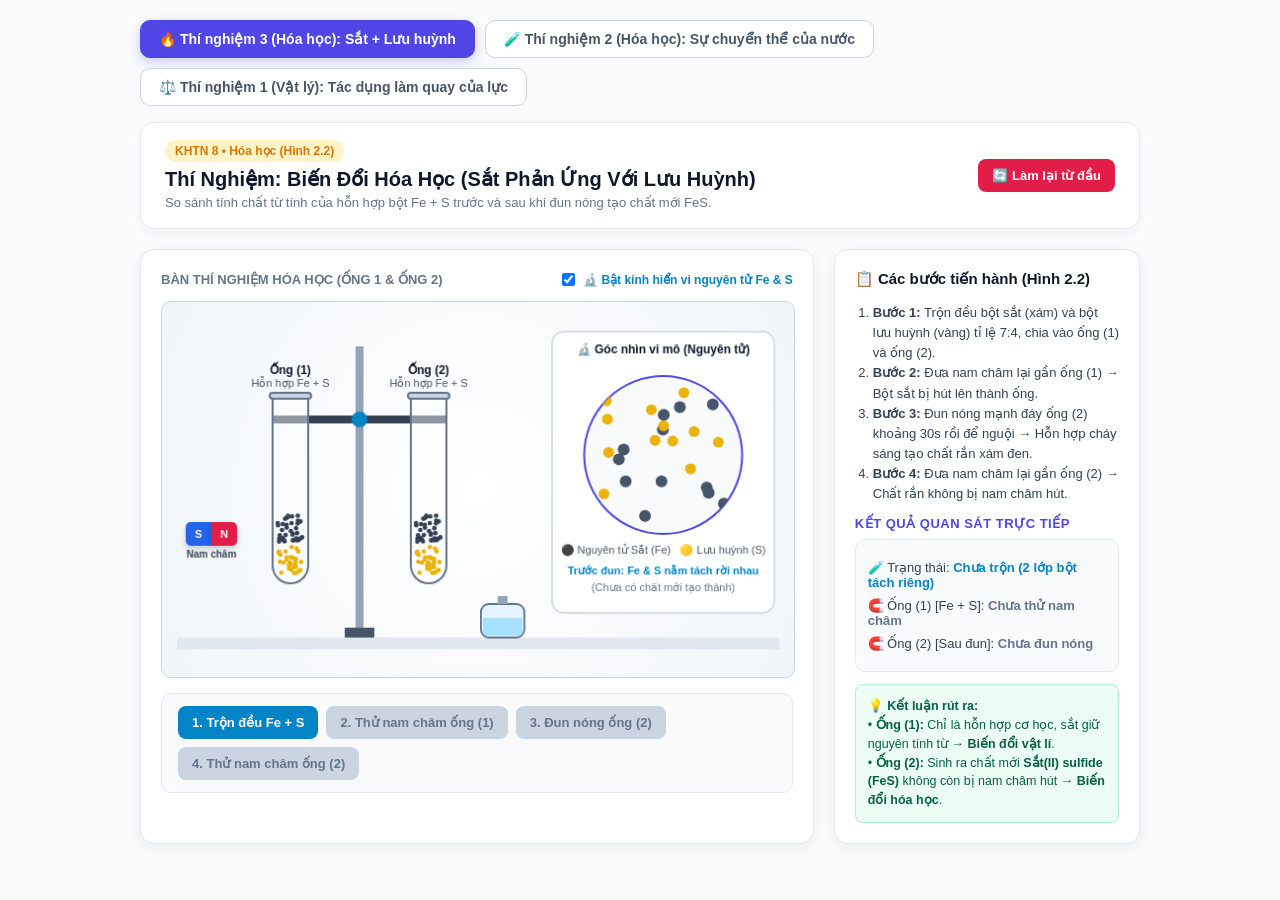
<file: sources/original-khtn8.html>
<!DOCTYPE html>
<html lang="vi">
<head>
    <meta charset="UTF-8">
    <meta name="viewport" content="width=device-width, initial-scale=1.0">
    <title>Study Lab - Phòng Thí Nghiệm Ảo KHTN 8</title>
    <style>
        body {
            font-family: 'Segoe UI', Tahoma, Geneva, Verdana, sans-serif;
            background-color: #f8fafc;
            color: #1e293b;
            margin: 0;
            padding: 20px;
            display: flex;
            flex-direction: column;
            align-items: center;
            user-select: none;
        }
        .container {
            width: 100%;
            max-width: 1000px;
        }
        /* Thanh điều hướng chọn thí nghiệm */
        .nav-tabs {
            display: flex;
            gap: 10px;
            margin-bottom: 16px;
            flex-wrap: wrap;
        }
        .tab-btn {
            background: #ffffff;
            color: #475569;
            border: 1px solid #cbd5e1;
            padding: 10px 18px;
            border-radius: 10px;
            font-weight: 600;
            font-size: 14px;
            cursor: pointer;
            transition: all 0.2s;
            display: flex;
            align-items: center;
            gap: 8px;
        }
        .tab-btn:hover {
            background: #f1f5f9;
        }
        .tab-btn.active {
            background: #4f46e5;
            color: #ffffff;
            border-color: #4f46e5;
            box-shadow: 0 4px 12px rgba(79, 70, 229, 0.25);
        }
        .header {
            background: #ffffff;
            border: 1px solid #e2e8f0;
            padding: 18px 24px;
            border-radius: 14px;
            margin-bottom: 20px;
            display: flex;
            justify-content: space-between;
            align-items: center;
            flex-wrap: wrap;
            gap: 15px;
            box-shadow: 0 4px 12px rgba(15, 23, 42, 0.04);
        }
        .main-grid {
            display: grid;
            grid-template-columns: 2.2fr 1fr;
            gap: 20px;
        }
        @media (max-width: 840px) {
            .main-grid { grid-template-columns: 1fr; }
        }
        .card {
            background: #ffffff;
            border: 1px solid #e2e8f0;
            border-radius: 14px;
            padding: 20px;
            box-shadow: 0 4px 15px rgba(15, 23, 42, 0.05);
        }
        canvas {
            background: radial-gradient(circle at center, #ffffff 0%, #f1f5f9 100%);
            border: 1px solid #cbd5e1;
            border-radius: 10px;
            width: 100%;
            height: auto;
            display: block;
        }
        button.action-btn {
            background: #4f46e5;
            color: white;
            border: none;
            padding: 9px 14px;
            border-radius: 8px;
            cursor: pointer;
            font-weight: 600;
            font-size: 13px;
            transition: all 0.15s ease;
        }
        button.action-btn:hover { background: #4338ca; transform: translateY(-1px); }
        button.action-btn:disabled {
            background: #cbd5e1 !important;
            color: #64748b;
            cursor: not-allowed;
            transform: none;
            box-shadow: none !important;
        }
        .btn-reset { background: #e11d48 !important; }
        .btn-reset:hover { background: #be123c !important; }
        .btn-burner-on { background: #ea580c !important; box-shadow: 0 0 12px rgba(234, 88, 12, 0.4); }
        .btn-burner-off { background: #64748b !important; }
        .btn-active-step {
            outline: 2px solid #4f46e5;
            outline-offset: 2px;
        }
        
        .weight-btn {
            width: 42px;
            height: 42px;
            background: #f1f5f9;
            border-radius: 10px;
            border: 2px solid #cbd5e1;
            color: #334155;
            font-weight: bold;
            cursor: pointer;
            display: inline-flex;
            align-items: center;
            justify-content: center;
            margin-right: 8px;
        }
        .weight-btn:hover { background: #e2e8f0; }
        .weight-btn.active {
            background: #4f46e5;
            border-color: #4f46e5;
            color: white;
            box-shadow: 0 4px 10px rgba(79, 70, 229, 0.3);
        }
        .badge {
            background: #e0f2fe;
            color: #0284c7;
            padding: 4px 10px;
            border-radius: 20px;
            font-size: 12px;
            font-weight: 600;
        }
        .badge-chem {
            background: #fef3c7;
            color: #d97706;
        }
        .hidden { display: none !important; }
        .status-box p { margin: 8px 0; }
        .conclusion-box {
            background: #ecfdf5;
            border: 1px solid #a7f3d0;
            color: #065f46;
            padding: 12px;
            border-radius: 8px;
            font-size: 12.5px;
            margin-top: 12px;
            line-height: 1.5;
        }
    </style>
</head>
<body>
    <div class="container">
        <!-- Menu chọn bài thí nghiệm -->
        <div class="nav-tabs">
            <button class="tab-btn active" id="tabFes" onclick="switchLab('fes')">
                🔥 Thí nghiệm 3 (Hóa học): Sắt + Lưu huỳnh
            </button>
            <button class="tab-btn" id="tabChem" onclick="switchLab('chem')">
                🧪 Thí nghiệm 2 (Hóa học): Sự chuyển thể của nước
            </button>
            <button class="tab-btn" id="tabPhys" onclick="switchLab('phys')">
                ⚖️ Thí nghiệm 1 (Vật lý): Tác dụng làm quay của lực
            </button>
        </div>

        <!-- ========================================================= -->
        <!-- KHU VỰC THÍ NGHIỆM 3: HÓA HỌC (SẮT + LƯU HUỲNH - HÌNH 2.2)-->
        <!-- ========================================================= -->
        <div id="fesSection">
            <div class="header">
                <div>
                    <span class="badge badge-chem">KHTN 8 &bull; Hóa học (Hình 2.2)</span>
                    <h1 style="margin: 8px 0 4px 0; font-size: 20px; color: #0f172a;">Thí Nghiệm: Biến Đổi Hóa Học (Sắt Phản Ứng Với Lưu Huỳnh)</h1>
                    <p style="color: #64748b; font-size: 13px; margin: 0;">So sánh tính chất từ tính của hỗn hợp bột Fe + S trước và sau khi đun nóng tạo chất mới FeS.</p>
                </div>
                <button class="action-btn btn-reset" onclick="resetFesLab()">🔄 Làm lại từ đầu</button>
            </div>

            <div class="main-grid">
                <div class="card">
                    <div style="display: flex; justify-content: space-between; align-items: center; margin-bottom: 12px;">
                        <span style="font-size: 13px; color: #64748b; font-weight: 600;">BÀN THÍ NGHIỆM HÓA HỌC (ỐNG 1 & ỐNG 2)</span>
                        <label style="font-size: 12px; color: #0284c7; font-weight: 600; cursor: pointer; display: flex; align-items: center; gap: 5px;">
                            <input type="checkbox" id="toggleFesAtoms" checked> 🔬 Bật kính hiển vi nguyên tử Fe & S
                        </label>
                    </div>

                    <canvas id="fesCanvas" width="640" height="380"></canvas>

                    <!-- Bảng điều khiển tương tác từng bước -->
                    <div style="display: flex; align-items: center; justify-content: space-between; background: #f8fafc; padding: 12px 16px; border-radius: 10px; border: 1px solid #e2e8f0; margin-top: 15px; flex-wrap: wrap; gap: 8px;">
                        <div style="display: flex; align-items: center; gap: 8px; flex-wrap: wrap;">
                            <button id="btnFesMix" class="action-btn" style="background: #0284c7;" onclick="fesActionMix()">1. Trộn đều Fe + S</button>
                            <button id="btnFesMag1" class="action-btn" style="background: #4f46e5;" onclick="fesActionMagnet1()" disabled>2. Thử nam châm ống (1)</button>
                            <button id="btnFesHeat" class="action-btn" style="background: #ea580c;" onclick="fesActionHeat()" disabled>3. Đun nóng ống (2)</button>
                            <button id="btnFesMag2" class="action-btn" style="background: #059669;" onclick="fesActionMagnet2()" disabled>4. Thử nam châm ống (2)</button>
                        </div>
                    </div>
                </div>

                <div class="card" style="display: flex; flex-direction: column; justify-content: space-between;">
                    <div>
                        <h3 style="margin-top: 0; font-size: 15px; color: #0f172a;">📋 Các bước tiến hành (Hình 2.2)</h3>
                        <ol style="padding-left: 18px; font-size: 13px; color: #334155; line-height: 1.55; margin-bottom: 12px;">
                            <li><b>Bước 1:</b> Trộn đều bột sắt (xám) và bột lưu huỳnh (vàng) tỉ lệ 7:4, chia vào ống (1) và ống (2).</li>
                            <li><b>Bước 2:</b> Đưa nam châm lại gần ống (1) &rarr; Bột sắt bị hút lên thành ống.</li>
                            <li><b>Bước 3:</b> Đun nóng mạnh đáy ống (2) khoảng 30s rồi để nguội &rarr; Hỗn hợp cháy sáng tạo chất rắn xám đen.</li>
                            <li><b>Bước 4:</b> Đưa nam châm lại gần ống (2) &rarr; Chất rắn không bị nam châm hút.</li>
                        </ol>

                        <h4 style="color: #4f46e5; font-size: 13px; text-transform: uppercase; letter-spacing: 0.5px; margin: 10px 0 8px 0;">Kết quả quan sát trực tiếp</h4>
                        <div class="status-box" style="background: #f8fafc; padding: 12px; border-radius: 10px; border: 1px solid #e2e8f0; font-size: 13px; color: #334155;">
                            <p>🧪 Trạng thái: <span id="fesStepText" style="color: #0284c7; font-weight: bold;">Chưa trộn (2 lớp bột tách riêng)</span></p>
                            <p>🧲 Ống (1) [Fe + S]: <span id="fesTube1Res" style="color: #64748b; font-weight: bold;">Chưa thử nam châm</span></p>
                            <p>🧲 Ống (2) [Sau đun]: <span id="fesTube2Res" style="color: #64748b; font-weight: bold;">Chưa đun nóng</span></p>
                        </div>

                        <div class="conclusion-box">
                            <b>💡 Kết luận rút ra:</b><br>
                            &bull; <b>Ống (1):</b> Chỉ là hỗn hợp cơ học, sắt giữ nguyên tính từ &rarr; <b>Biến đổi vật lí</b>.<br>
                            &bull; <b>Ống (2):</b> Sinh ra chất mới <b>Sắt(II) sulfide (FeS)</b> không còn bị nam châm hút &rarr; <b>Biến đổi hóa học</b>.
                        </div>
                    </div>
                </div>
            </div>
        </div>

        <!-- ========================================================= -->
        <!-- KHU VỰC THÍ NGHIỆM 2: HÓA HỌC (SỰ CHUYỂN THỂ CỦA NƯỚC)    -->
        <!-- ========================================================= -->
        <div id="chemSection" class="hidden">
            <div class="header">
                <div>
                    <span class="badge badge-chem">KHTN 8 &bull; Hóa học (Hình 2.1)</span>
                    <h1 style="margin: 8px 0 4px 0; font-size: 20px; color: #0f172a;">Thí Nghiệm: Biến Đổi Vật Lí & Sự Chuyển Thể Của Nước</h1>
                    <p style="color: #64748b; font-size: 13px; margin: 0;">Đun nóng nước đá từ 0°C lên 100°C hoặc làm lạnh để quan sát quá trình chuyển thể.</p>
                </div>
                <button class="action-btn btn-reset" onclick="resetChemLab()">🔄 Đặt lại nước đá (0°C)</button>
            </div>

            <div class="main-grid">
                <div class="card">
                    <div style="display: flex; justify-content: space-between; align-items: center; margin-bottom: 12px;">
                        <span style="font-size: 13px; color: #64748b; font-weight: 600;">BÀN THÍ NGHIỆM HÓA HỌC</span>
                        <label style="font-size: 12px; color: #0284c7; font-weight: 600; cursor: pointer; display: flex; align-items: center; gap: 5px;">
                            <input type="checkbox" id="toggleMolecules" checked> 🔬 Bật kính hiển vi phân tử H₂O
                        </label>
                    </div>

                    <canvas id="chemCanvas" width="640" height="380"></canvas>

                    <div style="display: flex; align-items: center; justify-content: space-between; background: #f8fafc; padding: 12px 16px; border-radius: 10px; border: 1px solid #e2e8f0; margin-top: 15px; flex-wrap: wrap; gap: 12px;">
                        <div style="display: flex; align-items: center; gap: 10px;">
                            <button id="btnBurner" class="action-btn btn-burner-off" onclick="toggleBurner()">🔥 Bật đèn cồn</button>
                            <button class="action-btn" style="background: #0284c7;" onclick="coolDownWater()">❄️ Làm lạnh (Ngưng tụ/Đông đặc)</button>
                        </div>
                        <div style="display: flex; align-items: center; gap: 8px;">
                            <span style="font-size: 12px; color: #475569; font-weight: 600;">Chỉnh nhanh nhiệt độ:</span>
                            <input type="range" id="tempSlider" min="-10" max="110" value="0" oninput="manualTemp(this.value)" style="cursor: pointer;">
                        </div>
                    </div>
                </div>

                <div class="card" style="display: flex; flex-direction: column; justify-content: space-between;">
                    <div>
                        <h3 style="margin-top: 0; font-size: 15px; color: #0f172a;">📋 Các bước tiến hành (Hình 2.1)</h3>
                        <ol style="padding-left: 18px; font-size: 13px; color: #334155; line-height: 1.6; margin-bottom: 12px;">
                            <li><b>Bước a (0°C):</b> Cho nước đá viên vào cốc thủy tinh, đặt trên kiềng sắt và cắm nhiệt kế.</li>
                            <li><b>Bước b (~25°C):</b> Để đá tan hết thành nước lỏng ở nhiệt độ phòng.</li>
                            <li><b>Bước c (100°C):</b> Bấm <b>Bật đèn cồn</b> đun nóng đến khi nước sôi và bốc hơi mạnh.</li>
                            <li><i>Quá trình ngược:</i> Bấm <b>Làm lạnh</b> để quan sát hơi nước ngưng tụ và đông đặc lại.</li>
                        </ol>

                        <h4 style="color: #4f46e5; font-size: 13px; text-transform: uppercase; letter-spacing: 0.5px; margin: 12px 0 8px 0;">Theo dõi trạng thái</h4>
                        <div class="status-box" style="background: #f8fafc; padding: 12px; border-radius: 10px; border: 1px solid #e2e8f0; font-size: 13px; color: #334155;">
                            <p>🌡️ Nhiệt độ nhiệt kế: <span id="tempDisplay" style="color: #e11d48; font-weight: bold; font-size: 15px;">0.0 °C</span></p>
                            <p>🧊 Thể tồn tại: <span id="stateDisplay" style="color: #0284c7; font-weight: bold;">Thể rắn (Nước đá đang tan)</span></p>
                            <p>🧪 Công thức hóa học: <span style="color: #059669; font-weight: bold;">Vẫn là H₂O (Không đổi)</span></p>
                        </div>

                        <div class="conclusion-box">
                            <b>💡 Kết luận rút ra:</b><br>
                            Trong quá trình nóng chảy, sôi, ngưng tụ hay đông đặc, nước chỉ thay đổi về <b>trạng thái (thể)</b> chứ <b>không biến đổi thành chất khác</b>. Đây là <b>biến đổi vật lí</b>.
                        </div>
                    </div>
                </div>
            </div>
        </div>

        <!-- ========================================================= -->
        <!-- KHU VỰC THÍ NGHIỆM 1: VẬT LÝ (TÁC DỤNG LÀM QUAY CỦA LỰC)  -->
        <!-- ========================================================= -->
        <div id="physSection" class="hidden">
            <div class="header">
                <div>
                    <span class="badge">KHTN 8 &bull; Vật lý (Hình 18.1)</span>
                    <h1 style="margin: 8px 0 4px 0; font-size: 20px; color: #0f172a;">Thí Nghiệm: Tác Dụng Làm Quay Của Lực</h1>
                    <p style="color: #64748b; font-size: 13px; margin: 0;">Thanh đòn có quán tính, ma sát trục quay và quả nặng luôn hướng thẳng đứng theo trọng lực.</p>
                </div>
                <button class="action-btn btn-reset" onclick="resetPhysLab()">🔄 Đặt lại thí nghiệm</button>
            </div>

            <div class="main-grid">
                <div class="card">
                    <div style="display: flex; justify-content: space-between; align-items: center; margin-bottom: 12px;">
                        <span style="font-size: 13px; color: #64748b; font-weight: 600;">BÀN THÍ NGHIỆM VẬT LÝ</span>
                        <span id="hoverHint" style="font-size: 12px; color: #0284c7; font-weight: 500;">Di chuột vào các lỗ trên thanh để chọn vị trí</span>
                    </div>
                    
                    <canvas id="physCanvas" width="640" height="360" style="cursor: pointer;"></canvas>

                    <div style="display: flex; align-items: center; justify-content: space-between; background: #f8fafc; padding: 12px 16px; border-radius: 10px; border: 1px solid #e2e8f0; margin-top: 15px; flex-wrap: wrap; gap: 10px;">
                        <div style="display: flex; align-items: center;">
                            <span style="font-size: 13px; margin-right: 12px; color: #334155; font-weight: 500;">Số quả nặng treo thêm:</span>
                            <button class="weight-btn active" id="btnW1" onclick="selectWeight(1)">1</button>
                            <button class="weight-btn" id="btnW2" onclick="selectWeight(2)">2</button>
                            <button class="weight-btn" id="btnW3" onclick="selectWeight(3)">3</button>
                        </div>
                        <div style="font-size: 12px; color: #64748b; text-align: right;">
                            <div>🖱️ <b>Click trái:</b> Treo thêm quả nặng</div>
                            <div>🖱️ <b>Click phải:</b> Tháo quả nặng</div>
                        </div>
                    </div>
                </div>

                <div class="card" style="display: flex; flex-direction: column; justify-content: space-between;">
                    <div>
                        <h3 style="margin-top: 0; font-size: 15px; color: #0f172a;">📋 Quy trình SGK (Hình 18.1)</h3>
                        <ol style="padding-left: 18px; font-size: 13px; color: #334155; line-height: 1.6; margin-bottom: 15px;">
                            <li>Treo quả nặng vào <b>trục quay O</b> (ở giữa) &rarr; Quan sát thanh có quay không.</li>
                            <li>Tháo ra, treo vào <b>điểm A</b> (mút trái) &rarr; Quan sát chiều quay.</li>
                            <li>Tháo ra, treo vào <b>điểm C</b> (mút phải) &rarr; So sánh chiều quay với khi treo ở A.</li>
                        </ol>
                        <hr style="border: 0; border-top: 1px solid #e2e8f0; margin: 15px 0;">
                        <h4 style="color: #4f46e5; font-size: 13px; text-transform: uppercase; letter-spacing: 0.5px; margin-bottom: 10px;">Phân tích vật lý trực tiếp</h4>
                        <div class="status-box" style="background: #f8fafc; padding: 14px; border-radius: 10px; border: 1px solid #e2e8f0; font-size: 13px; color: #334155;">
                            <p>🔹 Momen bên trái (A): <span id="leftTorqueText" style="color: #0284c7; font-weight: bold;">0</span></p>
                            <p>🔹 Momen bên phải (C): <span id="rightTorqueText" style="color: #0284c7; font-weight: bold;">0</span></p>
                            <p>🔹 Góc lệch hiện tại: <span id="angleText" style="color: #0f172a; font-weight: bold;">0.0°</span></p>
                            <div id="resultStatus" style="color: #059669; font-weight: 600; margin-top: 10px; border-top: 1px solid #e2e8f0; padding-top: 10px; line-height: 1.4;">
                                Thanh đang nằm cân bằng theo phương ngang.
                            </div>
                        </div>
                    </div>
                </div>
            </div>
        </div>
    </div>

    <script>
        // ==========================================
        // CHUYỂN ĐỔI GIỮA 3 THÍ NGHIỆM
        // ==========================================
        let currentTab = 'fes';
        function switchLab(tab) {
            currentTab = tab;
            document.getElementById('fesSection').classList.toggle('hidden', tab !== 'fes');
            document.getElementById('chemSection').classList.toggle('hidden', tab !== 'chem');
            document.getElementById('physSection').classList.toggle('hidden', tab !== 'phys');

            document.getElementById('tabFes').classList.toggle('active', tab === 'fes');
            document.getElementById('tabChem').classList.toggle('active', tab === 'chem');
            document.getElementById('tabPhys').classList.toggle('active', tab === 'phys');
        }

        // =========================================================================
        // LOGIC THÍ NGHIỆM 3: SẮT TÁC DỤNG VỚI LƯU HUỲNH (ANIMATION MƯỢT MÀ)
        // =========================================================================
        const fesCanvas = document.getElementById('fesCanvas');
        const fesCtx = fesCanvas.getContext('2d');

        let fesMixed = false;
        let fesMixProgress = 0;         // 0 -> 1: hiệu ứng lắc/trộn đều 2 lớp bột
        let fesMagnetTarget = 'none';   // 'none' | 'tube1' | 'tube2'
        let fesMagnetX = 55;            // Tọa độ X hiện tại của nam châm (trượt mượt)
        let fesMagnetY = 210;
        let fesHeating = false;         // Đang bật đèn cồn đun ống 2
        let fesHeatTimer = 0;           // Đếm thời gian đun & phản ứng tỏa nhiệt
        let fesTube2Temp = 25;          // Nhiệt độ đáy ống 2 (°C)
        let fesReactionDone = false;    // Đã biến đổi hoàn toàn thành FeS chưa
        let fesBurnerX = 335;           // Tọa độ X đèn cồn (trượt mượt vào dưới ống 2)
        let fesSmokes = [];             // Khói lưu huỳnh bay nhẹ trong ống khi đun
        let fesSparks = [];             // Tia sáng đỏ rực trong khối bột khi phản ứng

        // Tạo các hạt bột Fe (xám sẫm) và bột S (vàng tươi) trong 2 ống nghiệm
        let tube1Particles = [];
        let tube2Particles = [];
        let fesAtoms = [];              // Các nguyên tử Fe và S cho kính hiển vi

        function initFesParticles() {
            tube1Particles = [];
            tube2Particles = [];
            // Mỗi ống có 70 hạt (40 Fe màu xám, 30 S màu vàng)
            for (let i = 0; i < 70; i++) {
                let isIron = i < 40;
                // Trước khi trộn: S ở lớp dưới, Fe ở lớp trên
                let unmixedY = isIron ? (215 + Math.random() * 28) : (244 + Math.random() * 32);
                let mixedY = 215 + Math.random() * 62;
                let rx = (Math.random() - 0.5) * 26;

                tube1Particles.push({
                    isIron: isIron,
                    rx: rx,
                    unmixedY: unmixedY,
                    mixedY: mixedY,
                    x: 130 + rx,
                    y: unmixedY,
                    attractedOffset: 0
                });

                tube2Particles.push({
                    isIron: isIron,
                    rx: rx,
                    unmixedY: unmixedY,
                    mixedY: mixedY,
                    x: 270 + rx,
                    y: unmixedY
                });
            }

            // Khởi tạo 12 cặp nguyên tử Fe & S cho kính hiển vi
            fesAtoms = [];
            for (let i = 0; i < 12; i++) {
                fesAtoms.push({
                    feX: (Math.random() - 0.5) * 120,
                    feY: (Math.random() - 0.5) * 120,
                    sX: (Math.random() - 0.5) * 120,
                    sY: (Math.random() - 0.5) * 120,
                    vx1: (Math.random() - 0.5) * 1.4,
                    vy1: (Math.random() - 0.5) * 1.4,
                    vx2: (Math.random() - 0.5) * 1.4,
                    vy2: (Math.random() - 0.5) * 1.4,
                    bondAngle: Math.random() * Math.PI * 2
                });
            }
        }
        initFesParticles();

        function fesActionMix() {
            fesMixed = true;
            document.getElementById('btnFesMix').disabled = true;
            document.getElementById('btnFesMag1').disabled = false;
            document.getElementById('btnFesHeat').disabled = false;
            document.getElementById('fesStepText').innerText = "Đã trộn đều hỗn hợp Fe + S vào 2 ống";
        }

        function fesActionMagnet1() {
            fesMagnetTarget = (fesMagnetTarget === 'tube1') ? 'none' : 'tube1';
            if (fesMagnetTarget === 'tube1') {
                document.getElementById('fesTube1Res').innerText = "Bột sắt bị nam châm hút mạnh về thành ống!";
                document.getElementById('fesTube1Res').style.color = "#0284c7";
            }
        }

        function fesActionHeat() {
            fesMagnetTarget = 'none'; // Rút nam châm ra để đun ống 2
            fesHeating = true;
            fesHeatTimer = 0;
            document.getElementById('btnFesHeat').disabled = true;
            document.getElementById('fesStepText').innerText = "Đang đun nóng mạnh đáy ống nghiệm (2)...";
            document.getElementById('fesTube2Res').innerText = "Đang đun nóng (Phản ứng tỏa nhiệt)...";
            document.getElementById('fesTube2Res').style.color = "#ea580c";
        }

        function fesActionMagnet2() {
            fesMagnetTarget = (fesMagnetTarget === 'tube2') ? 'none' : 'tube2';
            if (fesMagnetTarget === 'tube2') {
                document.getElementById('fesTube2Res').innerText = "KHÔNG bị nam châm hút (Đã thành chất mới FeS)!";
                document.getElementById('fesTube2Res').style.color = "#e11d48";
            }
        }

        function resetFesLab() {
            fesMixed = false;
            fesMixProgress = 0;
            fesMagnetTarget = 'none';
            fesMagnetX = 55;
            fesHeating = false;
            fesHeatTimer = 0;
            fesTube2Temp = 25;
            fesReactionDone = false;
            fesBurnerX = 335;
            fesSmokes = [];
            fesSparks = [];
            initFesParticles();

            document.getElementById('btnFesMix').disabled = false;
            document.getElementById('btnFesMag1').disabled = true;
            document.getElementById('btnFesHeat').disabled = true;
            document.getElementById('btnFesMag2').disabled = true;

            document.getElementById('fesStepText').innerText = "Chưa trộn (2 lớp bột tách riêng)";
            document.getElementById('fesTube1Res').innerText = "Chưa thử nam châm";
            document.getElementById('fesTube1Res').style.color = "#64748b";
            document.getElementById('fesTube2Res').innerText = "Chưa đun nóng";
            document.getElementById('fesTube2Res').style.color = "#64748b";
        }

        function updateFesPhysics() {
            // 1. Animation trộn đều 2 lớp bột
            if (fesMixed && fesMixProgress < 1) {
                fesMixProgress = Math.min(1, fesMixProgress + 0.025);
            }

            // 2. Animation di chuyển mượt của Nam châm
            let targetMagX = 50;
            let targetMagY = 235;
            if (fesMagnetTarget === 'tube1') {
                targetMagX = 82; // Áp sát bên trái ống 1 (tâm ống 1 ở x=130)
                targetMagY = 232;
            } else if (fesMagnetTarget === 'tube2') {
                targetMagX = 318; // Áp sát bên phải ống 2 (tâm ống 2 ở x=270)
                targetMagY = 232;
            }
            fesMagnetX += (targetMagX - fesMagnetX) * 0.12;
            fesMagnetY += (targetMagY - fesMagnetY) * 0.12;

            // 3. Cập nhật vị trí từng hạt trong ống (1) - Bột sắt bị hút về phía nam châm
            let magDist1 = Math.abs(fesMagnetX - 82);
            let pullStrength1 = (fesMagnetTarget === 'tube1' && magDist1 < 25) ? (1 - magDist1 / 25) : 0;

            tube1Particles.forEach(p => {
                let baseY = p.unmixedY * (1 - fesMixProgress) + p.mixedY * fesMixProgress;
                let baseX = 130 + p.rx;

                if (p.isIron && pullStrength1 > 0) {
                    // Các hạt sắt bị hút dạt sang thành trái ống nghiệm và nhô lên sát cực nam châm
                    let attractX = 115 + (Math.sin(p.mixedY) * 3);
                    let attractY = 212 + (p.mixedY - 215) * 0.65;
                    p.x += (attractX - p.x) * 0.15;
                    p.y += (attractY - p.y) * 0.15;
                } else {
                    p.x += (baseX - p.x) * 0.15;
                    p.y += (baseY - p.y) * 0.15;
                }
            });

            // 4. Cập nhật quá trình đun nóng & phản ứng hóa học ở ống (2)
            let targetBurnerX = fesHeating ? 270 : 345;
            fesBurnerX += (targetBurnerX - fesBurnerX) * 0.1;

            if (fesHeating) {
                fesHeatTimer++;
                if (fesTube2Temp < 650) {
                    fesTube2Temp += 4.5;
                }
                // Tạo khói nhẹ bốc lên trong ống 2
                if (Math.random() < 0.35) {
                    fesSmokes.push({
                        x: 270 + (Math.random() - 0.5) * 16,
                        y: 215,
                        r: 4 + Math.random() * 4,
                        alpha: 0.45,
                        vy: -1.1 - Math.random() * 0.6
                    });
                }
                // Khi đủ nóng (> 450°C), phản ứng tỏa nhiệt bùng sáng đỏ rực trong lòng hỗn hợp
                if (fesTube2Temp > 420 && Math.random() < 0.6) {
                    fesSparks.push({
                        x: 270 + (Math.random() - 0.5) * 24,
                        y: 225 + Math.random() * 48,
                        r: 2 + Math.random() * 3,
                        life: 1.0
                    });
                }
                // Sau khoảng 3.2 giây đun nóng mạnh -> Tự động tắt đèn cồn và để nguội như SGK
                if (fesHeatTimer > 190) {
                    fesHeating = false;
                    fesReactionDone = true;
                    document.getElementById('btnFesMag2').disabled = false;
                    document.getElementById('fesStepText').innerText = "Đã đun xong & để nguội! Sẵn sàng thử nam châm ống (2)";
                    document.getElementById('fesTube2Res').innerText = "Tạo thành chất rắn xám đen FeS (Đã nguội)";
                    document.getElementById('fesTube2Res').style.color = "#059669";
                }
            } else {
                // Nguội dần về nhiệt độ phòng 25°C
                if (fesTube2Temp > 25) {
                    fesTube2Temp = Math.max(25, fesTube2Temp - 3.5);
                }
            }

            // Cập nhật khói và tia lửa phản ứng
            for (let i = fesSmokes.length - 1; i >= 0; i--) {
                fesSmokes[i].y += fesSmokes[i].vy;
                fesSmokes[i].r += 0.08;
                fesSmokes[i].alpha -= 0.007;
                if (fesSmokes[i].alpha <= 0) fesSmokes.splice(i, 1);
            }
            for (let i = fesSparks.length - 1; i >= 0; i--) {
                fesSparks[i].life -= 0.05;
                if (fesSparks[i].life <= 0) fesSparks.splice(i, 1);
            }
        }

        function drawFesLab() {
            fesCtx.clearRect(0, 0, fesCanvas.width, fesCanvas.height);

            // Mặt bàn thí nghiệm
            fesCtx.fillStyle = '#e2e8f0';
            fesCtx.fillRect(15, 340, 610, 12);

            // 1. Giá thí nghiệm kép giữ 2 ống nghiệm
            fesCtx.fillStyle = '#475569';
            fesCtx.fillRect(185, 330, 30, 10); // Đế giá
            fesCtx.fillStyle = '#94a3b8';
            fesCtx.fillRect(196, 45, 8, 285);   // Trụ đứng ở giữa 2 ống

            // Thanh kẹp ngang giữ ống (1) ở x=130 và ống (2) ở x=270
            fesCtx.fillStyle = '#334155';
            fesCtx.fillRect(112, 115, 176, 8);
            fesCtx.beginPath();
            fesCtx.arc(200, 119, 8, 0, Math.PI * 2);
            fesCtx.fillStyle = '#0284c7';
            fesCtx.fill();

            // 2. Vẽ Ống nghiệm (1) - Đối chứng (bên trái, x=130)
            drawGlassTube(fesCtx, 130, 95, 36, 190, "Ống (1)", "Hỗn hợp Fe + S", false, 25);
            // Vẽ các hạt bột Fe & S trong ống 1
            tube1Particles.forEach(p => {
                fesCtx.beginPath();
                fesCtx.arc(p.x, p.y, 2.3, 0, Math.PI * 2);
                fesCtx.fillStyle = p.isIron ? '#334155' : '#eab308';
                fesCtx.fill();
            });

            // 3. Vẽ Ống nghiệm (2) - Đun nóng phản ứng (bên phải, x=270)
            drawGlassTube(fesCtx, 270, 95, 36, 190, "Ống (2)", fesReactionDone ? "Hợp chất FeS" : "Hỗn hợp Fe + S", fesReactionDone || fesTube2Temp > 380, fesTube2Temp);

            if (!fesReactionDone && fesTube2Temp <= 420) {
                // Chưa phản ứng xong: vẽ các hạt bột Fe + S
                tube2Particles.forEach(p => {
                    let baseY = p.unmixedY * (1 - fesMixProgress) + p.mixedY * fesMixProgress;
                    fesCtx.beginPath();
                    fesCtx.arc(270 + p.rx, baseY, 2.3, 0, Math.PI * 2);
                    fesCtx.fillStyle = p.isIron ? '#334155' : '#eab308';
                    fesCtx.fill();
                });
            } else {
                // Đã tạo thành khối rắn xám đen Sắt(II) sulfide (FeS)
                fesCtx.save();
                fesCtx.beginPath();
                fesCtx.roundRect(254, 218, 32, 63, [2, 2, 14, 14]);
                fesCtx.fillStyle = '#1e293b';
                fesCtx.fill();

                // Hiệu ứng ánh đỏ rực của phản ứng tỏa nhiệt khi đang nóng
                if (fesTube2Temp > 120) {
                    let glowAlpha = Math.min(0.85, (fesTube2Temp - 120) / 500);
                    fesCtx.fillStyle = `rgba(239, 68, 68, ${glowAlpha})`;
                    fesCtx.fill();
                }
                fesCtx.restore();
            }

            // Vẽ các tia sáng rực cháy bên trong khối phản ứng ống 2
            fesSparks.forEach(sp => {
                fesCtx.beginPath();
                fesCtx.arc(sp.x, sp.y, sp.r, 0, Math.PI * 2);
                fesCtx.fillStyle = `rgba(253, 224, 71, ${sp.life})`;
                fesCtx.fill();
            });

            // Vẽ khói bốc lên trong ống 2
            fesSmokes.forEach(sm => {
                fesCtx.beginPath();
                fesCtx.arc(sm.x, sm.y, sm.r, 0, Math.PI * 2);
                fesCtx.fillStyle = `rgba(234, 179, 8, ${sm.alpha})`;
                fesCtx.fill();
            });

            // 4. Vẽ Đèn cồn (trượt vào dưới ống 2 khi đun)
            drawAlcoholBurner(fesCtx, fesBurnerX, 300, fesHeating);

            // 5. Vẽ Thanh Nam Châm chữ U / Thanh thẳng có cực N-S
            drawMagnet(fesCtx, fesMagnetX, fesMagnetY, fesMagnetTarget === 'tube2');

            // 6. KÍNH HIỂN VI NGUYÊN TỬ (Góc phải màn hình)
            if (document.getElementById('toggleFesAtoms').checked) {
                drawFesMicroscope();
            }
        }

        function drawGlassTube(ctx, cx, topY, w, h, title, subTitle, isDarkened, temp) {
            ctx.save();
            // Ánh hồng nhiệt ở đáy ống khi đun nóng
            if (temp > 100) {
                let heatAlpha = Math.min(0.45, (temp - 100) / 800);
                ctx.fillStyle = `rgba(249, 115, 22, ${heatAlpha})`;
                ctx.beginPath();
                ctx.roundRect(cx - w/2 - 2, topY + h - 75, w + 4, 77, [0, 0, 18, 18]);
                ctx.fill();
            }

            // Thân ống thủy tinh
            ctx.fillStyle = 'rgba(255, 255, 255, 0.45)';
            ctx.strokeStyle = '#64748b';
            ctx.lineWidth = 2;
            ctx.beginPath();
            ctx.roundRect(cx - w/2, topY, w, h, [2, 2, 18, 18]);
            ctx.fill();
            ctx.stroke();

            // Vành miệng ống nghiệm
            ctx.beginPath();
            ctx.roundRect(cx - w/2 - 3, topY - 3, w + 6, 6, 3);
            ctx.fillStyle = '#cbd5e1';
            ctx.fill();
            ctx.stroke();

            // Nhãn tên ống nghiệm phía trên
            ctx.fillStyle = '#0f172a';
            ctx.font = 'bold 12px sans-serif';
            ctx.textAlign = 'center';
            ctx.fillText(title, cx, topY - 22);
            ctx.fillStyle = '#475569';
            ctx.font = '11px sans-serif';
            ctx.fillText(subTitle, cx, topY - 9);
            ctx.restore();
        }

        function drawAlcoholBurner(ctx, cx, topY, isLit) {
            ctx.save();
            // Bầu đèn cồn thủy tinh
            ctx.fillStyle = 'rgba(224, 242, 254, 0.85)';
            ctx.strokeStyle = '#64748b';
            ctx.lineWidth = 1.8;
            ctx.beginPath();
            ctx.roundRect(cx - 22, topY + 6, 44, 34, 8);
            ctx.fill();
            ctx.stroke();

            // Cồn lỏng
            ctx.fillStyle = 'rgba(56, 189, 248, 0.35)';
            ctx.fillRect(cx - 20, topY + 20, 40, 18);

            // Cổ bấc
            ctx.fillStyle = '#94a3b8';
            ctx.fillRect(cx - 5, topY - 2, 10, 8);

            // Ngọn lửa khi bật
            if (isLit) {
                let flicker = Math.sin(Date.now() / 55) * 2.5;
                ctx.beginPath();
                ctx.moveTo(cx - 7, topY - 2);
                ctx.quadraticCurveTo(cx - 12, topY - 20, cx + flicker, topY - 36);
                ctx.quadraticCurveTo(cx + 12, topY - 20, cx + 7, topY - 2);
                ctx.fillStyle = 'rgba(249, 115, 22, 0.88)';
                ctx.fill();

                ctx.beginPath();
                ctx.moveTo(cx - 3.5, topY - 2);
                ctx.quadraticCurveTo(cx - 6, topY - 12, cx + flicker * 0.4, topY - 22);
                ctx.quadraticCurveTo(cx + 6, topY - 12, cx + 3.5, topY - 2);
                ctx.fillStyle = '#38bdf8';
                ctx.fill();
            }
            ctx.restore();
        }

        function drawMagnet(ctx, cx, cy, flipPoles) {
            ctx.save();
            ctx.translate(cx, cy);
            // Thanh nam châm 2 cực Đỏ (N) - Xanh (S)
            ctx.shadowColor = 'rgba(15, 23, 42, 0.2)';
            ctx.shadowBlur = 6;
            ctx.shadowOffsetY = 3;

            // Nửa trái
            ctx.fillStyle = flipPoles ? '#e11d48' : '#2563eb';
            ctx.beginPath();
            ctx.roundRect(-26, -12, 26, 24, [5, 0, 0, 5]);
            ctx.fill();

            // Nửa phải (hướng về phía ống nghiệm)
            ctx.fillStyle = flipPoles ? '#2563eb' : '#e11d48';
            ctx.beginPath();
            ctx.roundRect(0, -12, 26, 24, [0, 5, 5, 0]);
            ctx.fill();

            ctx.shadowColor = 'transparent';
            ctx.fillStyle = '#ffffff';
            ctx.font = 'bold 11px sans-serif';
            ctx.textAlign = 'center';
            ctx.fillText(flipPoles ? 'N' : 'S', -13, 4);
            ctx.fillText(flipPoles ? 'S' : 'N', 13, 4);

            ctx.fillStyle = '#334155';
            ctx.font = 'bold 10px sans-serif';
            ctx.fillText("Nam châm", 0, 24);
            ctx.restore();
        }

        function drawFesMicroscope() {
            const boxX = 395;
            const boxY = 30;
            const boxW = 225;
            const boxH = 285;

            fesCtx.fillStyle = '#ffffff';
            fesCtx.strokeStyle = '#cbd5e1';
            fesCtx.lineWidth = 1.5;
            fesCtx.beginPath();
            fesCtx.roundRect(boxX, boxY, boxW, boxH, 12);
            fesCtx.fill();
            fesCtx.stroke();

            fesCtx.fillStyle = '#0f172a';
            fesCtx.font = 'bold 12px sans-serif';
            fesCtx.textAlign = 'center';
            fesCtx.fillText("🔬 Góc nhìn vi mô (Nguyên tử)", boxX + boxW / 2, boxY + 22);

            const cx = boxX + boxW / 2;
            const cy = boxY + 125;
            const radius = 80;

            fesCtx.save();
            fesCtx.beginPath();
            fesCtx.arc(cx, cy, radius, 0, Math.PI * 2);
            fesCtx.fillStyle = '#f8fafc';
            fesCtx.fill();
            fesCtx.strokeStyle = '#4f46e5';
            fesCtx.lineWidth = 2;
            fesCtx.stroke();
            fesCtx.clip();

            // Cập nhật & vẽ các nguyên tử Fe (xám) và S (vàng)
            fesAtoms.forEach((a, idx) => {
                if (!fesReactionDone && fesTube2Temp < 420) {
                    // Trước khi đun: Nguyên tử Fe và S chuyển động tách rời, độc lập
                    let speed = fesHeating ? 2.2 : 0.7;
                    a.feX += a.vx1 * speed;
                    a.feY += a.vy1 * speed;
                    a.sX += a.vx2 * speed;
                    a.sY += a.vy2 * speed;

                    if (a.feX < -65 || a.feX > 65) a.vx1 *= -1;
                    if (a.feY < -65 || a.feY > 65) a.vy1 *= -1;
                    if (a.sX < -65 || a.sX > 65) a.vx2 *= -1;
                    if (a.sY < -65 || a.sY > 65) a.vy2 *= -1;
                } else {
                    // Sau phản ứng: Mỗi nguyên tử Fe liên kết chặt với 1 nguyên tử S tạo phân tử FeS
                    a.feX += a.vx1 * 0.4;
                    a.feY += a.vy1 * 0.4;
                    if (a.feX < -60 || a.feX > 60) a.vx1 *= -1;
                    if (a.feY < -60 || a.feY > 60) a.vy1 *= -1;

                    let targetSX = a.feX + Math.cos(a.bondAngle) * 11;
                    let targetSY = a.feY + Math.sin(a.bondAngle) * 11;
                    a.sX += (targetSX - a.sX) * 0.15;
                    a.sY += (targetSY - a.sY) * 0.15;

                    // Vẽ thanh liên kết hóa học giữa Fe và S
                    fesCtx.strokeStyle = '#0f172a';
                    fesCtx.lineWidth = 2.5;
                    fesCtx.beginPath();
                    fesCtx.moveTo(cx + a.feX, cy + a.feY);
                    fesCtx.lineTo(cx + a.sX, cy + a.sY);
                    fesCtx.stroke();
                }

                // Nguyên tử Sắt (Fe - màu xám thép)
                fesCtx.beginPath();
                fesCtx.arc(cx + a.feX, cy + a.feY, 6, 0, Math.PI * 2);
                fesCtx.fillStyle = '#475569';
                fesCtx.fill();

                // Nguyên tử Lưu huỳnh (S - màu vàng)
                fesCtx.beginPath();
                fesCtx.arc(cx + a.sX, cy + a.sY, 5.5, 0, Math.PI * 2);
                fesCtx.fillStyle = '#eab308';
                fesCtx.fill();
            });

            fesCtx.restore();

            // Chú thích màu nguyên tử
            fesCtx.font = '11px sans-serif';
            fesCtx.textAlign = 'center';
            fesCtx.fillStyle = '#475569';
            fesCtx.fillText("⚫ Nguyên tử Sắt (Fe)   🟡 Lưu huỳnh (S)", cx, boxY + 225);

            if (!fesReactionDone && fesTube2Temp < 420) {
                fesCtx.fillStyle = '#0284c7';
                fesCtx.font = 'bold 11px sans-serif';
                fesCtx.fillText("Trước đun: Fe & S nằm tách rời nhau", cx, boxY + 246);
                fesCtx.fillStyle = '#64748b';
                fesCtx.font = '11px sans-serif';
                fesCtx.fillText("(Chưa có chất mới tạo thành)", cx, boxY + 263);
            } else {
                fesCtx.fillStyle = '#e11d48';
                fesCtx.font = 'bold 11px sans-serif';
                fesCtx.fillText("Sau đun: Liên kết tạo chất mới FeS!", cx, boxY + 246);
                fesCtx.fillStyle = '#059669';
                fesCtx.font = '11px sans-serif';
                fesCtx.fillText("(Fe + S → FeS : Biến đổi hóa học)", cx, boxY + 263);
            }
            fesCtx.textAlign = 'left';
        }

        // =========================================================================
        // LOGIC THÍ NGHIỆM 2: HÓA HỌC (SỰ CHUYỂN THỂ CỦA NƯỚC - GIỮ NGUYÊN)
        // =========================================================================
        const chemCanvas = document.getElementById('chemCanvas');
        const chemCtx = chemCanvas.getContext('2d');

        let temperature = 0;        
        let burnerOn = false;       
        let coolingMode = false;    
        let iceMeltProgress = 0.2;  
        let waterAmount = 1.0;      

        let bubbles = [];
        let steams = [];
        let molecules = [];

        for (let i = 0; i < 28; i++) {
            molecules.push({
                baseX: (i % 7) * 16 - 48,
                baseY: Math.floor(i / 7) * 16 - 24,
                x: 0,
                y: 0,
                vx: (Math.random() - 0.5) * 2,
                vy: (Math.random() - 0.5) * 2
            });
        }

        function toggleBurner() {
            burnerOn = !burnerOn;
            coolingMode = false;
            updateBurnerBtn();
        }

        function coolDownWater() {
            burnerOn = false;
            coolingMode = true;
            updateBurnerBtn();
        }

        function updateBurnerBtn() {
            const btn = document.getElementById('btnBurner');
            if (burnerOn) {
                btn.innerText = "🔥 Tắt đèn cồn";
                btn.className = "action-btn btn-burner-on";
            } else {
                btn.innerText = "🔥 Bật đèn cồn";
                btn.className = "action-btn btn-burner-off";
            }
        }

        function manualTemp(val) {
            burnerOn = false;
            coolingMode = false;
            updateBurnerBtn();
            temperature = parseFloat(val);
            if (temperature <= 0) {
                iceMeltProgress = 0;
                waterAmount = 1.0;
            } else if (temperature < 15) {
                iceMeltProgress = temperature / 15;
                waterAmount = 1.0;
            } else {
                iceMeltProgress = 1;
            }
        }

        function resetChemLab() {
            temperature = 0;
            burnerOn = false;
            coolingMode = false;
            iceMeltProgress = 0.15;
            waterAmount = 1.0;
            bubbles = [];
            steams = [];
            document.getElementById('tempSlider').value = 0;
            updateBurnerBtn();
        }

        function updateChemPhysics() {
            if (burnerOn) {
                if (temperature < 0) {
                    temperature += 0.15;
                } else if (temperature === 0 && iceMeltProgress < 1) {
                    iceMeltProgress += 0.004;
                    if (iceMeltProgress >= 0.85) temperature += 0.05;
                } else if (temperature < 100) {
                    iceMeltProgress = Math.min(1, iceMeltProgress + 0.01);
                    temperature += 0.18;
                } else {
                    temperature = 100;
                    if (waterAmount > 0.35) {
                        waterAmount -= 0.0004;
                    }
                }
            } else if (coolingMode) {
                if (temperature > -5) {
                    temperature -= 0.2;
                }
                if (temperature <= 0) {
                    iceMeltProgress = Math.max(0, iceMeltProgress - 0.005);
                }
                if (waterAmount < 1.0 && temperature < 80) {
                    waterAmount += 0.0005;
                }
            } else {
                if (temperature >= 0 && temperature < 25 && iceMeltProgress < 1) {
                    iceMeltProgress += 0.0015;
                    if (iceMeltProgress > 0.6) temperature += 0.03;
                }
            }

            document.getElementById('tempSlider').value = Math.round(temperature);
            document.getElementById('tempDisplay').innerText = temperature.toFixed(1) + " °C";

            const stateEl = document.getElementById('stateDisplay');
            if (temperature <= 0 && iceMeltProgress < 0.2) {
                stateEl.innerText = "Thể rắn (Nước đá đông đặc)";
                stateEl.style.color = "#0284c7";
            } else if (iceMeltProgress < 1) {
                stateEl.innerText = "Rắn + Lỏng (Nước đá đang nóng chảy)";
                stateEl.style.color = "#0ea5e9";
            } else if (temperature < 95) {
                stateEl.innerText = "Thể lỏng (Nước lỏng)";
                stateEl.style.color = "#2563eb";
            } else {
                stateEl.innerText = "Lỏng + Khí (Nước sôi & Bay hơi mạnh)";
                stateEl.style.color = "#ea580c";
            }

            if (temperature > 65 && Math.random() < (temperature - 60) / 80) {
                bubbles.push({
                    x: 215 + Math.random() * 90,
                    y: 235,
                    r: 2 + Math.random() * 3.5,
                    speed: 1 + (temperature - 60) / 20
                });
            }
            for (let i = bubbles.length - 1; i >= 0; i--) {
                bubbles[i].y -= bubbles[i].speed;
                let surfaceY = 240 - (75 * waterAmount);
                if (bubbles[i].y < surfaceY) {
                    bubbles.splice(i, 1);
                }
            }

            if (temperature > 75 && Math.random() < (temperature - 70) / 50) {
                steams.push({
                    x: 220 + Math.random() * 80,
                    y: 240 - (75 * waterAmount) - 5,
                    r: 6 + Math.random() * 6,
                    alpha: 0.55,
                    vx: (Math.random() - 0.5) * 0.6,
                    vy: -1.2 - Math.random() * 0.8
                });
            }
            for (let i = steams.length - 1; i >= 0; i--) {
                steams[i].x += steams[i].vx;
                steams[i].y += steams[i].vy;
                steams[i].r += 0.15;
                steams[i].alpha -= 0.008;
                if (steams[i].alpha <= 0) steams.splice(i, 1);
            }
        }

        function drawChemLab() {
            chemCtx.clearRect(0, 0, chemCanvas.width, chemCanvas.height);

            chemCtx.fillStyle = '#e2e8f0';
            chemCtx.fillRect(20, 335, 600, 12);

            chemCtx.fillStyle = '#475569';
            chemCtx.fillRect(110, 325, 80, 10);
            chemCtx.fillStyle = '#94a3b8';
            chemCtx.fillRect(146, 35, 8, 290);
            chemCtx.fillStyle = '#334155';
            chemCtx.fillRect(142, 75, 130, 8);
            chemCtx.beginPath();
            chemCtx.arc(150, 79, 8, 0, Math.PI * 2);
            chemCtx.fillStyle = '#0284c7';
            chemCtx.fill();

            chemCtx.strokeStyle = '#334155';
            chemCtx.lineWidth = 4;
            chemCtx.beginPath();
            chemCtx.moveTo(205, 245); chemCtx.lineTo(185, 335);
            chemCtx.moveTo(315, 245); chemCtx.lineTo(335, 335);
            chemCtx.moveTo(260, 245); chemCtx.lineTo(260, 330);
            chemCtx.stroke();
            chemCtx.fillStyle = '#1e293b';
            chemCtx.fillRect(195, 240, 130, 6);

            chemCtx.fillStyle = 'rgba(224, 242, 254, 0.8)';
            chemCtx.strokeStyle = '#64748b';
            chemCtx.lineWidth = 2;
            chemCtx.beginPath();
            chemCtx.roundRect(235, 295, 50, 40, 10);
            chemCtx.fill();
            chemCtx.stroke();
            chemCtx.fillStyle = 'rgba(56, 189, 248, 0.35)';
            chemCtx.fillRect(237, 312, 46, 21);
            chemCtx.fillStyle = '#94a3b8';
            chemCtx.fillRect(254, 286, 12, 9);

            if (burnerOn) {
                let flicker = Math.sin(Date.now() / 60) * 3;
                chemCtx.beginPath();
                chemCtx.moveTo(252, 286);
                chemCtx.quadraticCurveTo(245, 265, 260 + flicker, 246);
                chemCtx.quadraticCurveTo(275, 265, 268, 286);
                chemCtx.fillStyle = 'rgba(249, 115, 22, 0.85)';
                chemCtx.fill();

                chemCtx.beginPath();
                chemCtx.moveTo(256, 286);
                chemCtx.quadraticCurveTo(253, 274, 260 + flicker * 0.5, 264);
                chemCtx.quadraticCurveTo(267, 274, 264, 286);
                chemCtx.fillStyle = '#38bdf8';
                chemCtx.fill();
            }

            const beakerX = 208;
            const beakerY = 135;
            const beakerW = 104;
            const beakerH = 105;

            let liquidHeight = (20 + 60 * iceMeltProgress) * waterAmount;
            if (liquidHeight > 5) {
                chemCtx.fillStyle = 'rgba(56, 189, 248, 0.35)';
                chemCtx.fillRect(beakerX + 2, beakerY + beakerH - liquidHeight, beakerW - 4, liquidHeight - 2);
            }

            if (iceMeltProgress < 0.98) {
                let iceScale = 1 - iceMeltProgress;
                chemCtx.fillStyle = 'rgba(224, 242, 254, 0.9)';
                chemCtx.strokeStyle = '#7dd3fc';
                chemCtx.lineWidth = 1.5;

                const icePositions = [
                    {x: 220, y: 210}, {x: 248, y: 212}, {x: 276, y: 208},
                    {x: 230, y: 185}, {x: 262, y: 186}, {x: 245, y: 165}
                ];
                icePositions.forEach((p, idx) => {
                    if (idx / icePositions.length < iceScale) {
                        let size = 22 * Math.max(0.35, iceScale);
                        chemCtx.save();
                        chemCtx.translate(p.x + 10, p.y + 10);
                        chemCtx.rotate((idx % 2 === 0 ? 1 : -1) * 0.2);
                        chemCtx.beginPath();
                        chemCtx.roundRect(-size/2, -size/2, size, size, 4);
                        chemCtx.fill();
                        chemCtx.stroke();
                        chemCtx.restore();
                    }
                });
            }

            chemCtx.fillStyle = 'rgba(255, 255, 255, 0.8)';
            bubbles.forEach(b => {
                chemCtx.beginPath();
                chemCtx.arc(b.x, b.y, b.r, 0, Math.PI * 2);
                chemCtx.fill();
            });

            chemCtx.strokeStyle = '#64748b';
            chemCtx.lineWidth = 2.5;
            chemCtx.beginPath();
            chemCtx.moveTo(beakerX, beakerY);
            chemCtx.lineTo(beakerX, beakerY + beakerH);
            chemCtx.lineTo(beakerX + beakerW, beakerY + beakerH);
            chemCtx.lineTo(beakerX + beakerW, beakerY);
            chemCtx.stroke();

            chemCtx.strokeStyle = '#94a3b8';
            chemCtx.lineWidth = 1;
            for (let m = 1; m <= 4; m++) {
                let y = beakerY + beakerH - m * 20;
                chemCtx.beginPath();
                chemCtx.moveTo(beakerX + 5, y);
                chemCtx.lineTo(beakerX + 18, y);
                chemCtx.stroke();
            }

            const thermX = 266;
            chemCtx.fillStyle = 'rgba(255, 255, 255, 0.9)';
            chemCtx.strokeStyle = '#475569';
            chemCtx.lineWidth = 1.5;
            chemCtx.beginPath();
            chemCtx.roundRect(thermX - 5, 30, 10, 185, 5);
            chemCtx.fill();
            chemCtx.stroke();

            chemCtx.beginPath();
            chemCtx.arc(thermX, 215, 7, 0, Math.PI * 2);
            chemCtx.fillStyle = '#e11d48';
            chemCtx.fill();

            let mercuryHeight = Math.max(10, ((temperature + 10) / 120) * 165);
            chemCtx.fillStyle = '#e11d48';
            chemCtx.fillRect(thermX - 2, 212 - mercuryHeight, 4, mercuryHeight);

            chemCtx.fillStyle = '#0f172a';
            chemCtx.font = 'bold 12px sans-serif';
            chemCtx.fillText(Math.round(temperature) + "°C", thermX + 12, 215 - mercuryHeight + 4);

            steams.forEach(s => {
                chemCtx.beginPath();
                chemCtx.arc(s.x, s.y, s.r, 0, Math.PI * 2);
                chemCtx.fillStyle = `rgba(148, 163, 184, ${s.alpha})`;
                chemCtx.fill();
            });

            if (document.getElementById('toggleMolecules').checked) {
                drawMicroscopeView();
            }
        }

        function drawMicroscopeView() {
            const boxX = 390;
            const boxY = 35;
            const boxW = 225;
            const boxH = 265;

            chemCtx.fillStyle = '#ffffff';
            chemCtx.strokeStyle = '#cbd5e1';
            chemCtx.lineWidth = 1.5;
            chemCtx.beginPath();
            chemCtx.roundRect(boxX, boxY, boxW, boxH, 12);
            chemCtx.fill();
            chemCtx.stroke();

            chemCtx.fillStyle = '#0f172a';
            chemCtx.font = 'bold 12px sans-serif';
            chemCtx.textAlign = 'center';
            chemCtx.fillText("🔬 Góc nhìn vi mô (Phân tử H₂O)", boxX + boxW / 2, boxY + 22);

            const cx = boxX + boxW / 2;
            const cy = boxY + 130;
            const radius = 82;

            chemCtx.save();
            chemCtx.beginPath();
            chemCtx.arc(cx, cy, radius, 0, Math.PI * 2);
            chemCtx.fillStyle = '#f8fafc';
            chemCtx.fill();
            chemCtx.strokeStyle = '#0284c7';
            chemCtx.lineWidth = 2;
            chemCtx.stroke();
            chemCtx.clip();

            molecules.forEach((m) => {
                if (temperature <= 0 && iceMeltProgress < 0.3) {
                    let targetX = cx + m.baseX;
                    let targetY = cy + m.baseY + 15;
                    m.x = targetX + (Math.random() - 0.5) * 1.5;
                    m.y = targetY + (Math.random() - 0.5) * 1.5;
                } else if (temperature < 95) {
                    let speed = 0.5 + (temperature / 40);
                    m.x += m.vx * speed;
                    m.y += m.vy * speed;
                    if (m.x < cx - 65 || m.x > cx + 65) m.vx *= -1;
                    if (m.y < cy - 10 || m.y > cy + 68) m.vy *= -1;
                    if (m.y < cy - 10) m.y = cy - 10;
                } else {
                    let speed = 2.8;
                    m.x += m.vx * speed;
                    m.y += m.vy * speed;
                    if (m.x < cx - 72 || m.x > cx + 72) m.vx *= -1;
                    if (m.y < cy - 72 || m.y > cy + 72) m.vy *= -1;
                }

                chemCtx.beginPath();
                chemCtx.arc(m.x, m.y, 5, 0, Math.PI * 2);
                chemCtx.fillStyle = '#ef4444';
                chemCtx.fill();

                chemCtx.beginPath();
                chemCtx.arc(m.x - 4.5, m.y - 3, 2.8, 0, Math.PI * 2);
                chemCtx.arc(m.x + 4.5, m.y - 3, 2.8, 0, Math.PI * 2);
                chemCtx.fillStyle = '#94a3b8';
                chemCtx.fill();
            });

            chemCtx.restore();

            chemCtx.fillStyle = '#475569';
            chemCtx.font = '11px sans-serif';
            chemCtx.textAlign = 'center';
            if (temperature <= 0 && iceMeltProgress < 0.3) {
                chemCtx.fillText("Thể rắn: Phân tử xếp khít, dao động tại chỗ.", cx, boxY + 235);
            } else if (temperature < 95) {
                chemCtx.fillText("Thể lỏng: Phân tử trượt tự do lên nhau.", cx, boxY + 235);
            } else {
                chemCtx.fillText("Thể khí: Phân tử tách xa, bay hỗn loạn.", cx, boxY + 235);
            }
            chemCtx.fillStyle = '#059669';
            chemCtx.font = 'bold 11px sans-serif';
            chemCtx.fillText("Số lượng & cấu tạo H₂O giữ nguyên!", cx, boxY + 252);
            chemCtx.textAlign = 'left';
        }

        // =========================================================================
        // LOGIC THÍ NGHIỆM 1: VẬT LÝ (LÀM QUAY CỦA LỰC - GIỮ NGUYÊN HOÀN HẢO)
        // =========================================================================
        const physCanvas = document.getElementById('physCanvas');
        const physCtx = physCanvas.getContext('2d');

        let weights = {
            '-5': 0, '-4': 0, '-3': 0, '-2': 0, '-1': 0,
            '0': 0,
            '1': 0, '2': 0, '3': 0, '4': 0, '5': 0
        };
        const labels = { '-5': 'A', '-3': 'B', '0': 'O', '5': 'C' };
        let selectedWeightValue = 1;
        let hoveredHole = null;
        let currentAngle = 0;       
        let angularVelocity = 0;    
        const pivotX = 320;
        const pivotY = 145;
        const holeSpacing = 44;
        const maxAngle = 0.42;      

        function selectWeight(val) {
            selectedWeightValue = val;
            for (let i = 1; i <= 3; i++) {
                document.getElementById(`btnW${i}`).className = (i === val) ? "weight-btn active" : "weight-btn";
            }
        }

        function resetPhysLab() {
            for (let key in weights) weights[key] = 0;
        }

        function getHoleScreenPosition(indexKey) {
            const pos = parseInt(indexKey);
            const localX = pos * holeSpacing;
            const screenX = pivotX + localX * Math.cos(currentAngle);
            const screenY = pivotY + localX * Math.sin(currentAngle);
            return { x: screenX, y: screenY };
        }

        function updatePhysPhysics() {
            let netTorque = 0;
            let leftM = 0;
            let rightM = 0;

            for (let key in weights) {
                let pos = parseInt(key);
                let w = weights[key];
                if (w > 0 && pos !== 0) {
                    netTorque += w * pos * Math.cos(currentAngle);
                    if (pos < 0) leftM += w * Math.abs(pos);
                    if (pos > 0) rightM += w * pos;
                }
            }

            let restoringTorque = -0.35 * Math.sin(currentAngle);
            let angularAcceleration = (netTorque * 0.45 + restoringTorque) / 380;

            angularVelocity += angularAcceleration;
            angularVelocity *= 0.93; 
            currentAngle += angularVelocity;

            if (currentAngle > maxAngle) { currentAngle = maxAngle; angularVelocity *= -0.3; }
            else if (currentAngle < -maxAngle) { currentAngle = -maxAngle; angularVelocity *= -0.3; }

            document.getElementById('leftTorqueText').innerText = leftM + " (N·đv)";
            document.getElementById('rightTorqueText').innerText = rightM + " (N·đv)";
            let deg = (currentAngle * 180 / Math.PI).toFixed(1);
            document.getElementById('angleText').innerText = (deg > 0 ? "+" : "") + deg + "°";

            const resStatus = document.getElementById('resultStatus');
            if (Math.abs(netTorque) < 0.05 && Math.abs(currentAngle) < 0.02) {
                if (weights['0'] > 0 && leftM === 0 && rightM === 0) {
                    resStatus.innerHTML = "Treo tại <b>trục O</b>: Giá của lực đi qua trục quay nên <span style='color:#059669'>thanh không quay</span>.";
                } else {
                    resStatus.innerHTML = "Thanh đang nằm <span style='color:#059669'>cân bằng theo phương ngang</span>.";
                }
            } else if (netTorque < -0.05) {
                resStatus.innerHTML = "Lực bên trái làm thanh <span style='color:#e11d48'>quay ngược chiều kim đồng hồ</span> (đầu A đi xuống).";
            } else if (netTorque > 0.05) {
                resStatus.innerHTML = "Lực bên phải làm thanh <span style='color:#e11d48'>quay thuận chiều kim đồng hồ</span> (đầu C đi xuống).";
            }
        }

        function drawPhysLab() {
            physCtx.clearRect(0, 0, physCanvas.width, physCanvas.height);

            physCtx.save();
            physCtx.setLineDash([5, 5]);
            physCtx.strokeStyle = 'rgba(100, 116, 139, 0.35)';
            physCtx.beginPath();
            physCtx.moveTo(50, pivotY); physCtx.lineTo(590, pivotY);
            physCtx.stroke();
            physCtx.restore();

            physCtx.fillStyle = '#64748b';
            physCtx.fillRect(pivotX - 7, pivotY, 14, 175);
            physCtx.fillStyle = '#334155';
            physCtx.beginPath();
            physCtx.roundRect(pivotX - 75, 315, 150, 18, 6);
            physCtx.fill();

            physCtx.save();
            physCtx.translate(pivotX, pivotY);
            physCtx.rotate(currentAngle);

            physCtx.fillStyle = '#eab308';
            physCtx.beginPath();
            physCtx.roundRect(-245, -11, 490, 22, 8);
            physCtx.fill();
            physCtx.strokeStyle = '#ca8a04';
            physCtx.lineWidth = 1.5;
            physCtx.stroke();

            for (let key in weights) {
                let pos = parseInt(key);
                let x = pos * holeSpacing;

                if (hoveredHole === key) {
                    physCtx.beginPath();
                    physCtx.arc(x, 0, 12, 0, Math.PI * 2);
                    physCtx.fillStyle = 'rgba(2, 132, 199, 0.25)';
                    physCtx.fill();
                }

                physCtx.beginPath();
                physCtx.arc(x, 0, 4.5, 0, Math.PI * 2);
                physCtx.fillStyle = '#1e293b';
                physCtx.fill();

                if (labels[key]) {
                    physCtx.fillStyle = '#0f172a';
                    physCtx.font = 'bold 13px sans-serif';
                    physCtx.textAlign = 'center';
                    physCtx.fillText(labels[key], x, -18);
                }
            }
            physCtx.restore();

            physCtx.beginPath();
            physCtx.arc(pivotX, pivotY, 8, 0, Math.PI * 2);
            physCtx.fillStyle = '#0284c7';
            physCtx.fill();
            physCtx.lineWidth = 2;
            physCtx.strokeStyle = '#ffffff';
            physCtx.stroke();

            for (let key in weights) {
                let count = weights[key];
                if (count > 0) {
                    const holePos = getHoleScreenPosition(key);
                    physCtx.save();
                    physCtx.strokeStyle = '#475569';
                    physCtx.lineWidth = 2;
                    physCtx.beginPath();
                    physCtx.moveTo(holePos.x, holePos.y);
                    physCtx.lineTo(holePos.x, holePos.y + 18);
                    physCtx.stroke();

                    for (let i = 0; i < count; i++) {
                        let wy = holePos.y + 18 + i * 24;
                        physCtx.fillStyle = '#334155';
                        physCtx.beginPath();
                        physCtx.roundRect(holePos.x - 12, wy, 24, 20, 4);
                        physCtx.fill();
                    }
                    physCtx.fillStyle = '#d97706';
                    physCtx.font = 'bold 12px sans-serif';
                    physCtx.fillText(count + 'N', holePos.x + 16, holePos.y + 32);
                    physCtx.restore();
                }
            }
        }

        physCanvas.addEventListener('mousemove', function(evt) {
            const rect = physCanvas.getBoundingClientRect();
            const mx = (evt.clientX - rect.left) * (physCanvas.width / rect.width);
            const my = (evt.clientY - rect.top) * (physCanvas.height / rect.height);
            hoveredHole = null;
            for (let key in weights) {
                const pos = getHoleScreenPosition(key);
                if (Math.hypot(mx - pos.x, my - pos.y) < 18) { hoveredHole = key; break; }
            }
            const hint = document.getElementById('hoverHint');
            if (hoveredHole !== null) {
                let name = labels[hoveredHole] ? `vị trí ${labels[hoveredHole]}` : `lỗ số ${hoveredHole}`;
                hint.innerText = `Đang chọn: ${name} (Hiện có ${weights[hoveredHole]} quả nặng)`;
            } else {
                hint.innerText = "Di chuột vào các lỗ trên thanh để chọn vị trí";
            }
        });

        physCanvas.addEventListener('click', function() {
            if (hoveredHole !== null) weights[hoveredHole] = (weights[hoveredHole] > 0) ? 0 : selectedWeightValue;
        });

        physCanvas.addEventListener('contextmenu', function(evt) {
            evt.preventDefault();
            if (hoveredHole !== null) weights[hoveredHole] = 0;
        });

        // =========================================================================
        // VÒNG LẶP ANIMATION CHÍNH CHO CẢ 3 THÍ NGHIỆM
        // =========================================================================
        function mainLoop() {
            if (currentTab === 'fes') {
                updateFesPhysics();
                drawFesLab();
            } else if (currentTab === 'chem') {
                updateChemPhysics();
                drawChemLab();
            } else {
                updatePhysPhysics();
                drawPhysLab();
            }
            requestAnimationFrame(mainLoop);
        }

        mainLoop();
    </script>
</body>
</html>
</file>
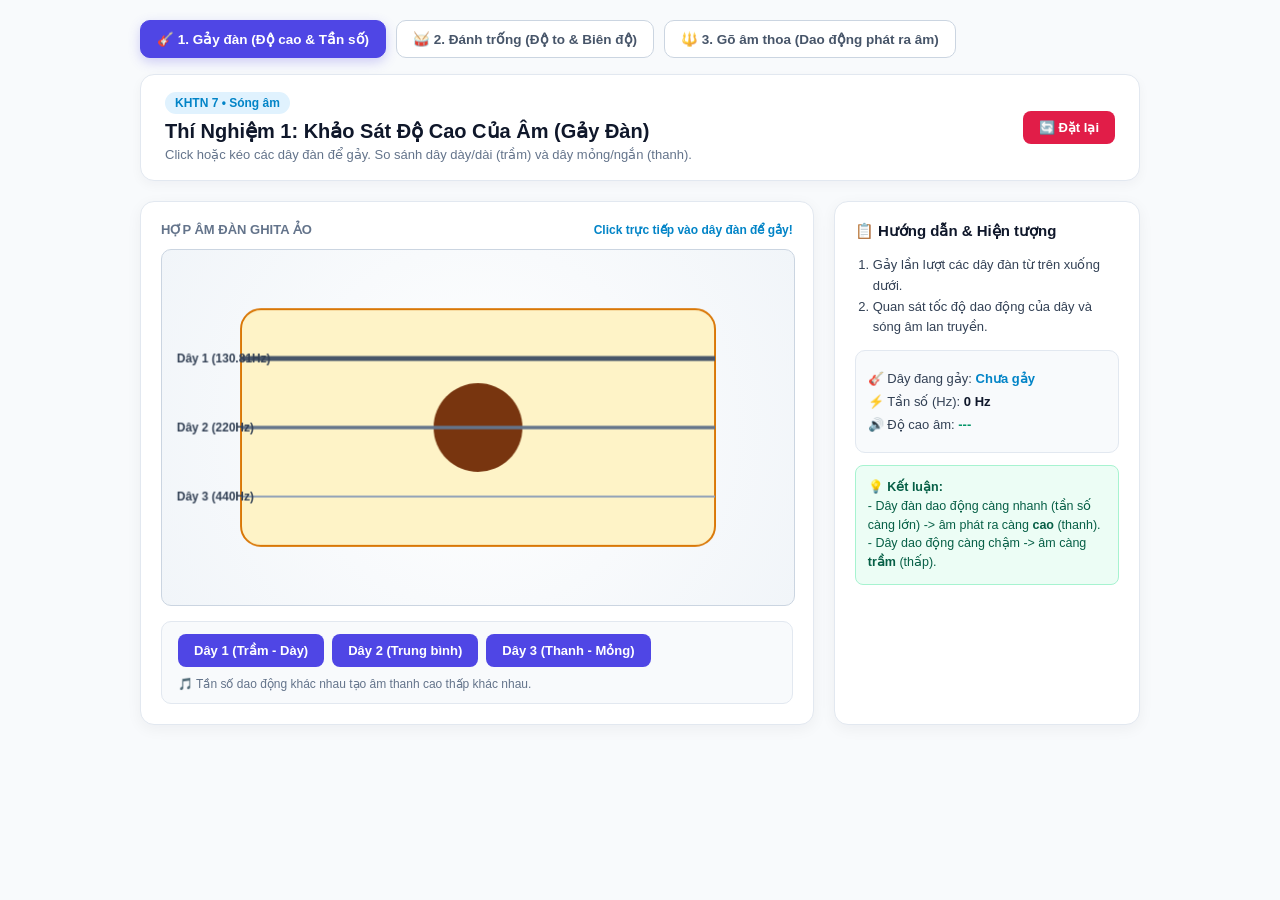
<file: sources/original-song-am-khtn7.html>
<!DOCTYPE html>
<html lang="vi">
<head>
    <meta charset="UTF-8">
    <meta name="viewport" content="width=device-width, initial-scale=1.0">
    <title>Study Lab - Phòng Thí Nghiệm Âm Thanh KHTN 7</title>
    <style>
        body {
            font-family: 'Segoe UI', Tahoma, Geneva, Verdana, sans-serif;
            background-color: #f8fafc;
            color: #1e293b;
            margin: 0;
            padding: 20px;
            display: flex;
            flex-direction: column;
            align-items: center;
            user-select: none;
        }
        .container {
            width: 100%;
            max-width: 1000px;
        }
        .nav-tabs {
            display: flex;
            gap: 10px;
            margin-bottom: 16px;
            flex-wrap: wrap;
        }
        .tab-btn {
            background: #ffffff;
            color: #475569;
            border: 1px solid #cbd5e1;
            padding: 10px 16px;
            border-radius: 10px;
            font-weight: 600;
            font-size: 13.5px;
            cursor: pointer;
            transition: all 0.2s;
            display: flex;
            align-items: center;
            gap: 6px;
        }
        .tab-btn:hover { background: #f1f5f9; }
        .tab-btn.active {
            background: #4f46e5;
            color: #ffffff;
            border-color: #4f46e5;
            box-shadow: 0 4px 12px rgba(79, 70, 229, 0.25);
        }
        .header {
            background: #ffffff;
            border: 1px solid #e2e8f0;
            padding: 18px 24px;
            border-radius: 14px;
            margin-bottom: 20px;
            display: flex;
            justify-content: space-between;
            align-items: center;
            flex-wrap: wrap;
            gap: 15px;
            box-shadow: 0 4px 12px rgba(15, 23, 42, 0.04);
        }
        .main-grid {
            display: grid;
            grid-template-columns: 2.2fr 1fr;
            gap: 20px;
        }
        @media (max-width: 850px) {
            .main-grid { grid-template-columns: 1fr; }
        }
        .card {
            background: #ffffff;
            border: 1px solid #e2e8f0;
            border-radius: 14px;
            padding: 20px;
            box-shadow: 0 4px 15px rgba(15, 23, 42, 0.05);
        }
        canvas {
            background: radial-gradient(circle at center, #ffffff 0%, #f1f5f9 100%);
            border: 1px solid #cbd5e1;
            border-radius: 10px;
            width: 100%;
            height: auto;
            display: block;
            cursor: pointer;
        }
        button.action-btn {
            background: #4f46e5;
            color: white;
            border: none;
            padding: 9px 16px;
            border-radius: 8px;
            cursor: pointer;
            font-weight: 600;
            font-size: 13px;
            transition: all 0.15s ease;
        }
        button.action-btn:hover { background: #4338ca; transform: translateY(-1px); }
        .badge {
            background: #e0f2fe;
            color: #0284c7;
            padding: 4px 10px;
            border-radius: 20px;
            font-size: 12px;
            font-weight: 600;
        }
        .hidden { display: none !important; }
        .status-box p { margin: 8px 0; }
        .conclusion-box {
            background: #ecfdf5;
            border: 1px solid #a7f3d0;
            color: #065f46;
            padding: 12px;
            border-radius: 8px;
            font-size: 12.5px;
            margin-top: 12px;
            line-height: 1.5;
        }
        .control-group {
            display: flex;
            align-items: center;
            justify-content: space-between;
            background: #f8fafc;
            padding: 12px 16px;
            border-radius: 10px;
            border: 1px solid #e2e8f0;
            margin-top: 15px;
            flex-wrap: wrap;
            gap: 10px;
        }
    </style>
</head>
<body>
    <div class="container">
        <!-- Thanh chọn thí nghiệm -->
        <div class="nav-tabs">
            <button class="tab-btn active" id="tabGuitar" onclick="switchLab('guitar')">
                🎸 1. Gảy đàn (Độ cao & Tần số)
            </button>
            <button class="tab-btn" id="tabDrum" onclick="switchLab('drum')">
                🥁 2. Đánh trống (Độ to & Biên độ)
            </button>
            <button class="tab-btn" id="tabFork" onclick="switchLab('fork')">
                🔱 3. Gõ âm thoa (Dao động phát ra âm)
            </button>
        </div>

        <!-- ========================================================= -->
        <!-- THÍ NGHIỆM 1: GẢY ĐÀN (ĐỘ CAO & TẦN SỐ)                   -->
        <!-- ========================================================= -->
        <div id="guitarSection">
            <div class="header">
                <div>
                    <span class="badge">KHTN 7 &bull; Sóng âm</span>
                    <h1 style="margin: 8px 0 4px 0; font-size: 20px; color: #0f172a;">Thí Nghiệm 1: Khảo Sát Độ Cao Của Âm (Gảy Đàn)</h1>
                    <p style="color: #64748b; font-size: 13px; margin: 0;">Click hoặc kéo các dây đàn để gảy. So sánh dây dày/dài (trầm) và dây mỏng/ngắn (thanh).</p>
                </div>
                <button class="action-btn" style="background: #e11d48;" onclick="resetGuitar()">🔄 Đặt lại</button>
            </div>

            <div class="main-grid">
                <div class="card">
                    <div style="display: flex; justify-content: space-between; align-items: center; margin-bottom: 12px;">
                        <span style="font-size: 13px; color: #64748b; font-weight: 600;">HỢP ÂM ĐÀN GHITA ẢO</span>
                        <span id="guitarHint" style="font-size: 12px; color: #0284c7; font-weight: 600;">Click trực tiếp vào dây đàn để gảy!</span>
                    </div>
                    
                    <canvas id="guitarCanvas" width="640" height="360"></canvas>

                    <div class="control-group">
                        <div style="display: flex; gap: 8px; flex-wrap: wrap;">
                            <button class="action-btn" onclick="pluckString(0)">Dây 1 (Trầm - Dày)</button>
                            <button class="action-btn" onclick="pluckString(1)">Dây 2 (Trung bình)</button>
                            <button class="action-btn" onclick="pluckString(2)">Dây 3 (Thanh - Mỏng)</button>
                        </div>
                        <span style="font-size: 12px; color: #64748b;">🎵 Tần số dao động khác nhau tạo âm thanh cao thấp khác nhau.</span>
                    </div>
                </div>

                <div class="card" style="display: flex; flexDirection: column; justify-content: space-between;">
                    <div>
                        <h3 style="margin-top: 0; font-size: 15px; color: #0f172a;">📋 Hướng dẫn & Hiện tượng</h3>
                        <ol style="padding-left: 18px; font-size: 13px; color: #334155; line-height: 1.6; margin-bottom: 12px;">
                            <li>Gảy lần lượt các dây đàn từ trên xuống dưới.</li>
                            <li>Quan sát tốc độ dao động của dây và sóng âm lan truyền.</li>
                        </ol>
                        <div class="status-box" style="background: #f8fafc; padding: 12px; border-radius: 10px; border: 1px solid #e2e8f0; font-size: 13px; color: #334155;">
                            <p>🎸 Dây đang gảy: <span id="gStrName" style="color: #0284c7; font-weight: bold;">Chưa gảy</span></p>
                            <p>⚡ Tần số (Hz): <span id="gFreq" style="color: #0f172a; font-weight: bold;">0 Hz</span></p>
                            <p>🔊 Độ cao âm: <span id="gPitch" style="color: #059669; font-weight: bold;">---</span></p>
                        </div>
                        <div class="conclusion-box">
                            <b>💡 Kết luận:</b><br>
                            - Dây đàn dao động càng nhanh (tần số càng lớn) -> âm phát ra càng <b>cao</b> (thanh).<br>
                            - Dây dao động càng chậm -> âm càng <b>trầm</b> (thấp).
                        </div>
                    </div>
                </div>
            </div>
        </div>

        <!-- ========================================================= -->
        <!-- THÍ NGHIỆM 2: MẶT TRỐNG (ĐỘ TO & BIÊN ĐỘ)                 -->
        <!-- ========================================================= -->
        <div id="drumSection" class="hidden">
            <div class="header">
                <div>
                    <span class="badge">KHTN 7 &bull; Sóng âm</span>
                    <h1 style="margin: 8px 0 4px 0; font-size: 20px; color: #0f172a;">Thí Nghiệm 2: Khảo Sát Độ To Của Âm (Đánh Trống)</h1>
                    <p style="color: #64748b; font-size: 13px; margin: 0;">Click vào mặt trống để gõ. Điều chỉnh lực gõ để thấy các hạt giấy nảy cao thấp khác nhau.</p>
                </div>
                <button class="action-btn" style="background: #e11d48;" onclick="resetDrum()">🔄 Đặt lại</button>
            </div>

            <div class="main-grid">
                <div class="card">
                    <div style="display: flex; justify-content: space-between; align-items: center; margin-bottom: 12px;">
                        <span style="font-size: 13px; color: #64748b; font-weight: 600;">MẶT TRỐNG & HẠT GIẤY NHẢY MÚA</span>
                        <span style="font-size: 12px; color: #0284c7; font-weight: 600;">Click vào trống để gõ!</span>
                    </div>
                    
                    <canvas id="drumCanvas" width="640" height="360"></canvas>

                    <div class="control-group">
                        <div style="display: flex; align-items: center; gap: 10px; width: 100%;">
                            <span style="font-size: 13px; font-weight: 600; color: #334155;">Lực gõ (Biên độ):</span>
                            <input type="range" id="drumForce" min="1" max="10" value="5" style="flex: 1; cursor: pointer;">
                            <button class="action-btn" style="background: #ea580c;" onclick="hitDrum()">🥁 Gõ trống ngay</button>
                        </div>
                    </div>
                </div>

                <div class="card" style="display: flex; flexDirection: column; justify-content: space-between;">
                    <div>
                        <h3 style="margin-top: 0; font-size: 15px; color: #0f172a;">📋 Hướng dẫn & Hiện tượng</h3>
                        <ol style="padding-left: 18px; font-size: 13px; color: #334155; line-height: 1.6; margin-bottom: 12px;">
                            <li>Gõ nhẹ và gõ mạnh vào mặt trống.</li>
                            <li>Quan sát các hạt giấy vụn nhảy trên mặt trống và vòng sóng lan tỏa.</li>
                        </ol>
                        <div class="status-box" style="background: #f8fafc; padding: 12px; border-radius: 10px; border: 1px solid #e2e8f0; font-size: 13px; color: #334155;">
                            <p>🎯 Lực gõ hiện tại: <span id="dForceText" style="color: #ea580c; font-weight: bold;">Trung bình (5)</span></p>
                            <p>📏 Biên độ dao động: <span id="dAmpText" style="color: #0284c7; font-weight: bold;">Vừa</span></p>
                            <p>🔊 Độ to âm thanh: <span id="dLoudText" style="color: #059669; font-weight: bold;">To vừa</span></p>
                        </div>
                        <div class="conclusion-box">
                            <b>💡 Kết luận:</b><br>
                            - Gõ mạnh -> mặt trống lệch nhiều -> biên độ dao động lớn -> âm phát ra <b>to</b>.<br>
                            - Gõ nhẹ -> biên độ nhỏ -> âm <b>nhỏ</b>.
                        </div>
                    </div>
                </div>
            </div>
        </div>

        <!-- ========================================================= -->
        <!-- THÍ NGHIỆM 3: GÕ ÂM THOA & CỐC NƯỚC                      -->
        <!-- ========================================================= -->
        <div id="forkSection" class="hidden">
            <div class="header">
                <div>
                    <span class="badge">KHTN 7 &bull; Sóng âm</span>
                    <h1 style="margin: 8px 0 4px 0; font-size: 20px; color: #0f172a;">Thí Nghiệm 3: Nguồn Âm Phát Ra Âm Đều Đang Dao Động (Âm Thoa)</h1>
                    <p style="color: #64748b; font-size: 13px; margin: 0;">Gõ vào âm thoa bằng búa cao su. Nhúng vào cốc nước để quan sát nước bắn tung tóe chứng minh dao động.</p>
                </div>
                <button class="action-btn" style="background: #e11d48;" onclick="resetFork()">🔄 Đặt lại</button>
            </div>

            <div class="main-grid">
                <div class="card">
                    <div style="display: flex; justify-content: space-between; align-items: center; margin-bottom: 12px;">
                        <span style="font-size: 13px; color: #64748b; font-weight: 600;">BÀN THÍ NGHIỆM ÂM THOA & CỐC NƯỚC</span>
                        <span style="font-size: 12px; color: #0284c7; font-weight: 600;">Click vào âm thoa để gõ!</span>
                    </div>
                    
                    <canvas id="forkCanvas" width="640" height="360"></canvas>

                    <div class="control-group">
                        <div style="display: flex; gap: 8px; flex-wrap: wrap;">
                            <button class="action-btn" style="background: #0284c7;" onclick="strikeFork()">🔨 Gõ búa vào âm thoa</button>
                            <button class="action-btn" style="background: #059669;" onclick="dipFork()">💧 Nhúng vào cốc nước</button>
                        </div>
                        <span style="font-size: 12px; color: #64748b;">Mọi vật phát ra âm thanh đều đang rung động (dao động).</span>
                    </div>
                </div>

                <div class="card" style="display: flex; flexDirection: column; justify-content: space-between;">
                    <div>
                        <h3 style="margin-top: 0; font-size: 15px; color: #0f172a;">📋 Hướng dẫn & Hiện tượng</h3>
                        <ol style="padding-left: 18px; font-size: 13px; color: #334155; line-height: 1.6; margin-bottom: 12px;">
                            <li>Bấm <b>Gõ búa</b> để âm thoa rung động (nhìn thấy nhòe hình).</li>
                            <li>Bấm <b>Nhúng vào cốc nước</b> để thấy nước bắn tung tóe.</li>
                        </ol>
                        <div class="status-box" style="background: #f8fafc; padding: 12px; border-radius: 10px; border: 1px solid #e2e8f0; font-size: 13px; color: #334155;">
                            <p>🔱 Trạng thái âm thoa: <span id="fState" style="color: #0284c7; font-weight: bold;">Đang đứng yên</span></p>
                            <p>💧 Hiện tượng nước: <span id="fWater" style="color: #64748b; font-weight: bold;">Mặt nước phẳng lặng</span></p>
                            <p>🔊 Âm thanh: <span id="fSound" style="color: #475569; font-weight: bold;">Không có tiếng kêu</span></p>
                        </div>
                        <div class="conclusion-box">
                            <b>💡 Kết luận:</b><br>
                            Khi âm thoa phát ra âm thanh, hai nhánh của nó đang <b>dao động</b> (rung động qua lại nhanh chóng).
                        </div>
                    </div>
                </div>
            </div>
        </div>
    </div>

    <script>
        // ==========================================
        // WEB AUDIO API (TẠO ÂM THANH MÔ PHỎNG)
        // ==========================================
        const audioCtx = new (window.AudioContext || window.webkitAudioContext)();

        function playTone(freq, duration, type = 'sine', volume = 0.2) {
            if (audioCtx.state === 'suspended') {
                audioCtx.resume();
            }
            const osc = audioCtx.createOscillator();
            const gain = audioCtx.createGain();
            osc.type = type;
            osc.frequency.setValueAtTime(freq, audioCtx.currentTime);
            
            gain.gain.setValueAtTime(volume, audioCtx.currentTime);
            gain.gain.exponentialRampToValueAtTime(0.0001, audioCtx.currentTime + duration);
            
            osc.connect(gain);
            gain.connect(audioCtx.destination);
            
            osc.start();
            osc.stop(audioCtx.currentTime + duration);
        }

        function playDrumSound(force) {
            if (audioCtx.state === 'suspended') {
                audioCtx.resume();
            }
            const osc = audioCtx.createOscillator();
            const gain = audioCtx.createGain();
            osc.type = 'triangle';
            let startFreq = 100 + force * 15;
            osc.frequency.setValueAtTime(startFreq, audioCtx.currentTime);
            osc.frequency.exponentialRampToValueAtTime(30, audioCtx.currentTime + 0.2);
            
            gain.gain.setValueAtTime(0.4 + (force/20), audioCtx.currentTime);
            gain.gain.exponentialRampToValueAtTime(0.0001, audioCtx.currentTime + 0.2);
            
            osc.connect(gain);
            gain.connect(audioCtx.destination);
            
            osc.start();
            osc.stop(audioCtx.currentTime + 0.2);
        }

        // ==========================================
        // CHUYỂN ĐỔI TAB THÍ NGHIỆM
        // ==========================================
        let currentLab = 'guitar';
        function switchLab(tab) {
            currentLab = tab;
            document.getElementById('guitarSection').classList.toggle('hidden', tab !== 'guitar');
            document.getElementById('drumSection').classList.toggle('hidden', tab !== 'drum');
            document.getElementById('forkSection').classList.toggle('hidden', tab !== 'fork');

            document.getElementById('tabGuitar').classList.toggle('active', tab === 'guitar');
            document.getElementById('tabDrum').classList.toggle('active', tab === 'drum');
            document.getElementById('tabFork').classList.toggle('active', tab === 'fork');
        }

        // ==========================================
        // THÍ NGHIỆM 1: GẢY ĐÀN (GUITAR STRINGS)
        // ==========================================
        const gCanvas = document.getElementById('guitarCanvas');
        const gCtx = gCanvas.getContext('2d');

        let strings = [
            { name: "Dây 1 (Trầm)", freq: 130.81, y: 110, length: 480, plucking: 0, thick: 5 },
            { name: "Dây 2 (Trung)", freq: 220.00, y: 180, length: 480, plucking: 0, thick: 3.5 },
            { name: "Dây 3 (Thanh)", freq: 440.00, y: 250, length: 480, plucking: 0, thick: 2 }
        ];
        let activeStringIdx = null;
        let gWaves = [];

        function pluckString(idx) {
            activeStringIdx = idx;
            strings[idx].plucking = 25; 
            
            document.getElementById('gStrName').innerText = strings[idx].name;
            document.getElementById('gFreq').innerText = strings[idx].freq + " Hz";
            document.getElementById('gPitch').innerText = (idx === 0) ? "Trầm (Thấp)" : (idx === 1) ? "Trung bình" : "Thanh (Cao)";

            // Phát âm thanh tương ứng tần số
            playTone(strings[idx].freq, 0.8, 'triangle', 0.25);

            for(let i=0; i<3; i++) {
                gWaves.push({ x: 320, y: strings[idx].y, r: 10 + i*15, alpha: 0.8, color: idx === 0 ? '#0284c7' : idx === 1 ? '#059669' : '#e11d48' });
            }
        }

        function resetGuitar() {
            strings.forEach(s => s.plucking = 0);
            activeStringIdx = null;
            gWaves = [];
            document.getElementById('gStrName').innerText = "Chưa gảy";
            document.getElementById('gFreq').innerText = "0 Hz";
            document.getElementById('gPitch').innerText = "---";
        }

        function updateGuitar() {
            gCtx.clearRect(0, 0, gCanvas.width, gCanvas.height);

            gCtx.fillStyle = '#fef3c7';
            gCtx.strokeStyle = '#d97706';
            gCtx.lineWidth = 2;
            gCtx.beginPath();
            gCtx.roundRect(80, 60, 480, 240, 20);
            gCtx.fill();
            gCtx.stroke();

            gCtx.beginPath();
            gCtx.arc(320, 180, 45, 0, Math.PI*2);
            gCtx.fillStyle = '#78350f';
            gCtx.fill();

            gWaves.forEach((w, idx) => {
                w.r += 1.8;
                w.alpha -= 0.015;
                if(w.alpha <= 0) {
                    gWaves.splice(idx, 1);
                    return;
                }
                gCtx.save();
                gCtx.beginPath();
                gCtx.arc(w.x, w.y, w.r, 0, Math.PI*2);
                gCtx.strokeStyle = w.color;
                gCtx.globalAlpha = w.alpha;
                gCtx.lineWidth = 2;
                gCtx.stroke();
                gCtx.restore();
            });

            strings.forEach((s, idx) => {
                if(s.plucking > 0.1) {
                    s.plucking *= 0.96; 
                } else {
                    s.plucking = 0;
                }

                gCtx.save();
                gCtx.strokeStyle = idx === 0 ? '#475569' : idx === 1 ? '#64748b' : '#94a3b8';
                gCtx.lineWidth = s.thick;
                gCtx.beginPath();
                gCtx.moveTo(80, s.y);

                let segments = 40;
                let stepLen = s.length / segments;
                for(let i=0; i<=segments; i++) {
                    let cx = 80 + i * stepLen;
                    let envelope = Math.sin((i / segments) * Math.PI); 
                    let vibration = Math.sin(Date.now() / (250 / (idx + 1))) * s.plucking * envelope;
                    let cy = s.y + vibration;
                    if(i === 0) gCtx.moveTo(cx, cy);
                    else gCtx.lineTo(cx, cy);
                }
                gCtx.stroke();
                gCtx.restore();

                gCtx.fillStyle = '#334155';
                gCtx.font = 'bold 12px sans-serif';
                gCtx.fillText(`Dây ${idx+1} (${s.freq}Hz)`, 15, s.y + 4);
            });
        }

        gCanvas.addEventListener('click', function(e) {
            const rect = gCanvas.getBoundingClientRect();
            const my = (e.clientY - rect.top) * (gCanvas.height / rect.height);
            strings.forEach((s, idx) => {
                if(Math.abs(my - s.y) < 25) {
                    pluckString(idx);
                }
            });
        });

        // ==========================================
        // THÍ NGHIỆM 2: MẶT TRỐNG (DRUM & LOUDNESS)
        // ==========================================
        const dCanvas = document.getElementById('drumCanvas');
        const dCtx = dCanvas.getContext('2d');

        let drumHitAnim = 0;
        let paperScraps = [];
        for(let i=0; i<18; i++) {
            paperScraps.push({
                x: 240 + Math.random() * 160,
                y: 180, // Khởi tạo nằm ngay trên mặt trống
                vy: 0,
                size: 5 + Math.random() * 5,
                color: ['#ef4444', '#3b82f6', '#10b981', '#f59e0b', '#8b5cf6'][Math.floor(Math.random()*5)]
            });
        }
        let dRings = [];

        function hitDrum() {
            let force = parseInt(document.getElementById('drumForce').value);
            drumHitAnim = force * 2.5; 

            document.getElementById('dForceText').innerText = force <= 3 ? "Yếu (" + force + ")" : force <= 7 ? "Trung bình (" + force + ")" : "Mạnh (" + force + ")";
            document.getElementById('dLoudText').innerText = force <= 3 ? "Âm nhỏ" : force <= 7 ? "To vừa" : "Rất to (vang)";
            document.getElementById('dAmpText').innerText = force <= 3 ? "Nhỏ" : force <= 7 ? "Vừa" : "Lớn";

            // Phát âm thanh trống
            playDrumSound(force);

            // CHỈ đẩy những hạt giấy đang thực sự nằm sát trên mặt trống bay lên
            let surfaceY = 180;
            paperScraps.forEach(p => {
                if (Math.abs(p.y - surfaceY) < 3) {
                    p.vy = - (force * 1.8) * (0.6 + Math.random() * 0.8);
                }
            });

            dRings.push({ r: 40, alpha: 0.9, maxR: 60 + force * 20 });
        }

        function resetDrum() {
            drumHitAnim = 0;
            dRings = [];
            paperScraps.forEach(p => { p.y = 180; p.vy = 0; });
        }

        function updateDrum() {
            dCtx.clearRect(0, 0, dCanvas.width, dCanvas.height);

            dCtx.fillStyle = '#94a3b8';
            dCtx.beginPath();
            dCtx.ellipse(320, 220, 150, 60, 0, 0, Math.PI*2);
            dCtx.fill();
            dCtx.strokeStyle = '#475569';
            dCtx.lineWidth = 3;
            dCtx.stroke();

            if(drumHitAnim > 0.2) {
                drumHitAnim *= 0.88;
            } else {
                drumHitAnim = 0;
            }

            let surfaceY = 180 - drumHitAnim;

            dCtx.fillStyle = '#f1f5f9';
            dCtx.beginPath();
            dCtx.ellipse(320, surfaceY, 140, 50, 0, 0, Math.PI*2);
            dCtx.fill();
            dCtx.strokeStyle = '#3b82f6';
            dCtx.lineWidth = 4;
            dCtx.stroke();

            dRings.forEach((ring, idx) => {
                ring.r += 2.5;
                ring.alpha -= 0.02;
                if(ring.alpha <= 0 || ring.r > ring.maxR) {
                    dRings.splice(idx, 1);
                    return;
                }
                dCtx.save();
                dCtx.beginPath();
                dCtx.ellipse(320, 180, ring.r * 2.5, ring.r, 0, 0, Math.PI*2);
                dCtx.strokeStyle = '#2563eb';
                dCtx.globalAlpha = ring.alpha;
                dCtx.lineWidth = 2.5;
                dCtx.stroke();
                dCtx.restore();
            });

            // Cập nhật vị trí hạt giấy
            paperScraps.forEach(p => {
                p.y += p.vy;
                if (p.vy !== 0) {
                    p.vy += 0.45; // Trọng lực kéo xuống
                }

                // Khi rơi chạm xuống mặt trống -> dừng lại hoàn toàn
                if(p.y >= 180) {
                    p.y = 180;
                    p.vy = 0;
                }

                dCtx.fillStyle = p.color;
                dCtx.fillRect(p.x - p.size/2, p.y - p.size/2, p.size, p.size);
            });
        }

        dCanvas.addEventListener('click', function() {
            hitDrum();
        });


        // ==========================================
        // THÍ NGHIỆM 3: GÕ ÂM THOA & CỐC NƯỚC (TUNING FORK)
        // ==========================================
        const fCanvas = document.getElementById('forkCanvas');
        const fCtx = fCanvas.getContext('2d');

        let forkVibrating = false;
        let forkVibeTimer = 0;
        let forkDipped = false;
        let splashes = [];

        function strikeFork() {
            forkVibrating = true;
            forkVibeTimer = 180; 
            document.getElementById('fState').innerText = "Đang dao động (Rung rất nhanh)";
            document.getElementById('fState').style.color = "#e11d48";
            document.getElementById('fSound').innerText = "Phát âm thanh chuẩn (440Hz)";
            
            // Phát âm thanh âm thoa (Sine wave 440Hz)
            playTone(440, 1.2, 'sine', 0.2);

            if(forkDipped) {
                for(let i=0; i<15; i++) {
                    splashes.push({
                        x: 395 + (Math.random()-0.5)*30,
                        y: 240,
                        vx: (Math.random()-0.5)*6,
                        vy: -4 - Math.random()*6,
                        r: 3 + Math.random()*3
                    });
                }
                document.getElementById('fWater').innerText = "Nước bắn tung tóe mạnh!";
                document.getElementById('fWater').style.color = "#e11d48";
            }
        }

        function dipFork() {
            forkDipped = !forkDipped;
            if(forkDipped) {
                document.getElementById('fWater').innerText = forkVibrating ? "Nước bắn tung tóe mạnh!" : "Mặt nước gợn sóng nhẹ";
                if(forkVibrating) {
                    for(let i=0; i<15; i++) {
                        splashes.push({
                            x: 395 + (Math.random()-0.5)*30,
                            y: 240,
                            vx: (Math.random()-0.5)*6,
                            vy: -4 - Math.random()*6,
                            r: 3 + Math.random()*3
                        });
                    }
                }
            } else {
                document.getElementById('fWater').innerText = "Đã nhấc âm thoa khỏi cốc nước";
            }
        }

        function resetFork() {
            forkVibrating = false;
            forkVibeTimer = 0;
            forkDipped = false;
            splashes = [];
            document.getElementById('fState').innerText = "Đang đứng yên";
            document.getElementById('fState').style.color = "#0284c7";
            document.getElementById('fWater').innerText = "Mặt nước phẳng lặng";
            document.getElementById('fSound').innerText = "Không có tiếng kêu";
        }

        function updateFork() {
            fCtx.clearRect(0, 0, fCanvas.width, fCanvas.height);

            if(forkVibeTimer > 0) {
                forkVibeTimer--;
                if(forkVibeTimer === 0) {
                    forkVibrating = false;
                    document.getElementById('fState').innerText = "Đã dừng dao động";
                    document.getElementById('fState').style.color = "#475569";
                    document.getElementById('fSound').innerText = "Hết tiếng kêu";
                }
            }

            // Vẽ cốc nước
            fCtx.fillStyle = 'rgba(224, 242, 254, 0.7)';
            fCtx.strokeStyle = '#0284c7';
            fCtx.lineWidth = 2;
            fCtx.beginPath();
            fCtx.roundRect(360, 200, 80, 110, [0,0,12,12]);
            fCtx.fill();
            fCtx.stroke();

            fCtx.fillStyle = 'rgba(56, 189, 248, 0.4)';
            fCtx.fillRect(362, 235, 76, 73);

            splashes.forEach((sp, idx) => {
                sp.x += sp.vx;
                sp.y += sp.vy;
                sp.vy += 0.4; 
                if(sp.y > 310) { splashes.splice(idx, 1); return; }

                fCtx.fillStyle = '#0284c7';
                fCtx.beginPath();
                fCtx.arc(sp.x, sp.y, sp.r, 0, Math.PI*2);
                fCtx.fill();
            });

            // Vẽ hình dáng âm thoa kim loại chuẩn xác (Không có thanh đỏ lạ)
            let forkX = forkDipped ? 400 : 250;
            let forkY = 140;

            fCtx.save();
            fCtx.lineWidth = 12;
            fCtx.strokeStyle = '#94a3b8'; // Màu kim loại sáng
            fCtx.lineCap = 'round';
            fCtx.lineJoin = 'round';

            let jitterX = forkVibrating ? (Math.random() - 0.5) * 6 : 0;

            // Cán cầm âm thoa đi xuống
            fCtx.beginPath();
            fCtx.moveTo(forkX, forkY + 130);
            fCtx.lineTo(forkX, forkY + 60);
            fCtx.stroke();

            // Phần uốn cong chữ U ở gốc âm thoa
            fCtx.beginPath();
            fCtx.moveTo(forkX - 30, forkY + 10);
            fCtx.quadraticCurveTo(forkX, forkY + 70, forkX, forkY + 60);
            fCtx.quadraticCurveTo(forkX, forkY + 70, forkX + 30, forkY + 10);
            fCtx.stroke();

            // Hai nhánh song song hướng lên trên (Có hiệu ứng rung lắc nếu đang dao động)
            fCtx.beginPath();
            fCtx.moveTo(forkX - 30, forkY + 10);
            fCtx.lineTo(forkX - 30 + jitterX, forkY - 70);
            fCtx.stroke();

            fCtx.beginPath();
            fCtx.moveTo(forkX + 30, forkY + 10);
            fCtx.lineTo(forkX + 30 - jitterX, forkY - 70);
            fCtx.stroke();

            fCtx.restore();
        }

        fCanvas.addEventListener('click', function() {
            strikeFork();
        });

        // ==========================================
        // VÒNG LẶP ANIMATION CHÍNH (60 FPS)
        // ==========================================
        function mainLoop() {
            if (currentLab === 'guitar') {
                updateGuitar();
            } else if (currentLab === 'drum') {
                updateDrum();
            } else if (currentLab === 'fork') {
                updateFork();
            }
            requestAnimationFrame(mainLoop);
        }

        mainLoop();
    </script>
</body>
</html>
</file>
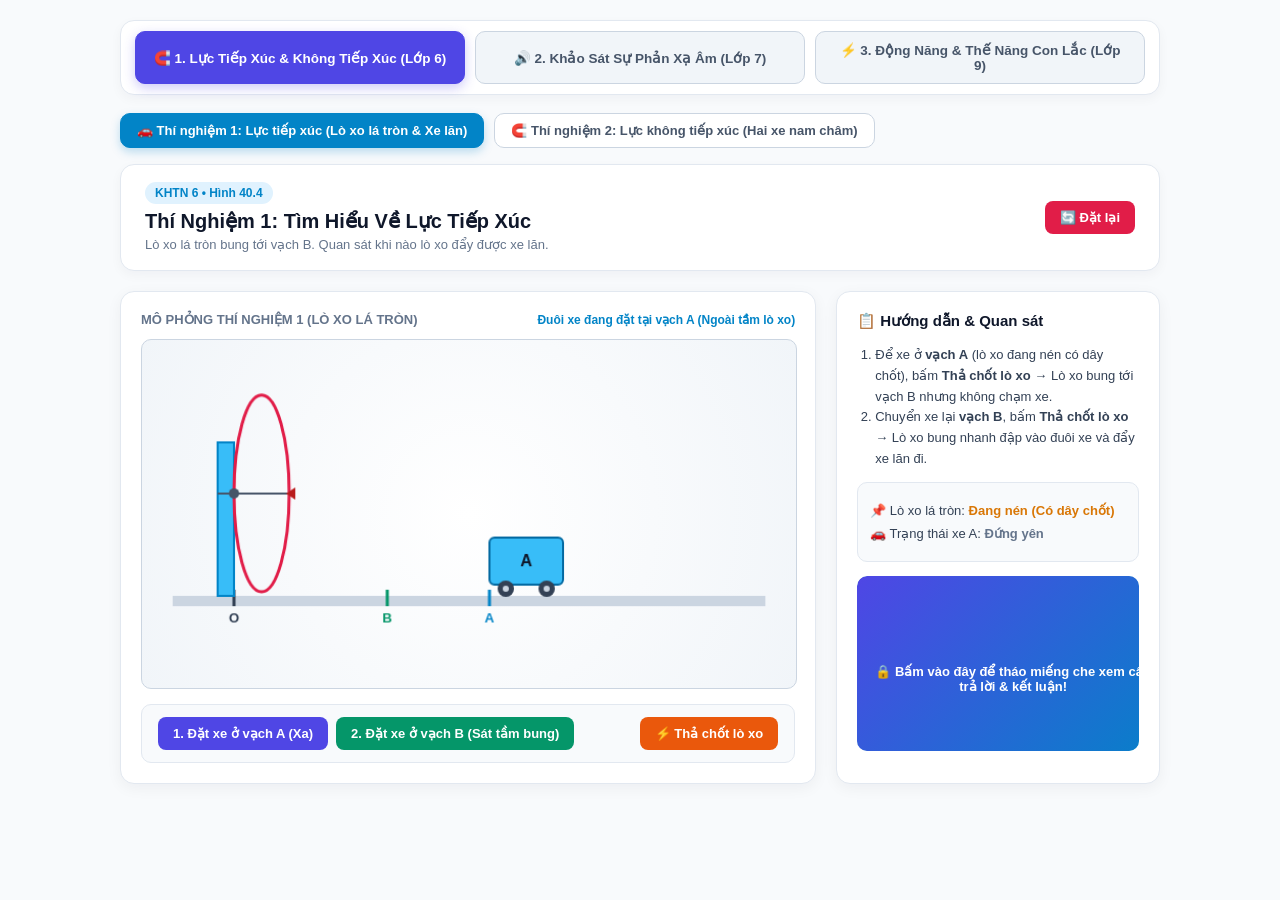
<file: sources/original-tong-hop-thi-nghiem-khtn.html>
<!DOCTYPE html>
<html lang="vi">
<head>
    <meta charset="UTF-8">
    <meta name="viewport" content="width=device-width, initial-scale=1.0">
    <title>Study Lab - Tổng Hợp Thí Nghiệm Vật Lý (KHTN)</title>
    <style>
        body {
            font-family: 'Segoe UI', Tahoma, Geneva, Verdana, sans-serif;
            background-color: #f8fafc;
            color: #1e293b;
            margin: 0;
            padding: 20px;
            display: flex;
            flex-direction: column;
            align-items: center;
            user-select: none;
            -webkit-user-select: none;
        }
        .container {
            width: 100%;
            max-width: 1040px;
        }
        /* Thanh điều hướng tổng hợp các thí nghiệm */
        .main-nav {
            display: flex;
            gap: 10px;
            margin-bottom: 18px;
            flex-wrap: wrap;
            background: #ffffff;
            padding: 10px 14px;
            border-radius: 14px;
            border: 1px solid #e2e8f0;
            box-shadow: 0 4px 12px rgba(15, 23, 42, 0.04);
        }
        .main-tab-btn {
            background: #f1f5f9;
            color: #475569;
            border: 1.5px solid #cbd5e1;
            padding: 10px 16px;
            border-radius: 10px;
            font-weight: 700;
            font-size: 13.5px;
            cursor: pointer;
            transition: all 0.2s;
            display: flex;
            align-items: center;
            gap: 8px;
            flex: 1;
            min-width: 210px;
            justify-content: center;
        }
        .main-tab-btn:hover { background: #e2e8f0; }
        .main-tab-btn.active {
            background: #4f46e5;
            color: #ffffff;
            border-color: #4f46e5;
            box-shadow: 0 4px 12px rgba(79, 70, 229, 0.28);
        }

        /* Sub-tabs cho phần Lực */
        .sub-tabs {
            display: flex;
            gap: 10px;
            margin-bottom: 16px;
            flex-wrap: wrap;
        }
        .sub-tab-btn {
            background: #ffffff;
            color: #475569;
            border: 1px solid #cbd5e1;
            padding: 9px 16px;
            border-radius: 10px;
            font-weight: 600;
            font-size: 13px;
            cursor: pointer;
            transition: all 0.2s;
        }
        .sub-tab-btn:hover { background: #f1f5f9; }
        .sub-tab-btn.active {
            background: #0284c7;
            color: #ffffff;
            border-color: #0284c7;
            box-shadow: 0 4px 10px rgba(2, 132, 199, 0.25);
        }

        .header {
            background: #ffffff;
            border: 1px solid #e2e8f0;
            padding: 18px 24px;
            border-radius: 14px;
            margin-bottom: 20px;
            display: flex;
            justify-content: space-between;
            align-items: center;
            flex-wrap: wrap;
            gap: 15px;
            box-shadow: 0 4px 12px rgba(15, 23, 42, 0.04);
        }
        .main-grid {
            display: grid;
            grid-template-columns: 2.15fr 1fr;
            gap: 20px;
        }
        @media (max-width: 860px) {
            .main-grid { grid-template-columns: 1fr; }
        }
        .card {
            background: #ffffff;
            border: 1px solid #e2e8f0;
            border-radius: 14px;
            padding: 20px;
            box-shadow: 0 4px 15px rgba(15, 23, 42, 0.05);
        }
        canvas {
            background: radial-gradient(circle at center, #ffffff 0%, #f1f5f9 100%);
            border: 1px solid #cbd5e1;
            border-radius: 10px;
            width: 100%;
            height: auto;
            display: block;
            touch-action: none;
        }
        button.action-btn {
            background: #4f46e5;
            color: white;
            border: none;
            padding: 9px 15px;
            border-radius: 8px;
            cursor: pointer;
            font-weight: 600;
            font-size: 13px;
            transition: all 0.15s ease;
        }
        button.action-btn:hover { background: #4338ca; transform: translateY(-1px); }
        .btn-active { background: #059669 !important; box-shadow: 0 0 10px rgba(5, 150, 105, 0.4); }
        .btn-reset { background: #e11d48 !important; }
        .btn-reset:hover { background: #be123c !important; }
        .badge {
            background: #e0f2fe;
            color: #0284c7;
            padding: 4px 10px;
            border-radius: 20px;
            font-size: 12px;
            font-weight: 600;
        }
        .hidden { display: none !important; }
        .status-box p { margin: 8px 0; }
        .control-group {
            display: flex;
            align-items: center;
            justify-content: space-between;
            background: #f8fafc;
            padding: 12px 16px;
            border-radius: 10px;
            border: 1px solid #e2e8f0;
            margin-top: 15px;
            flex-wrap: wrap;
            gap: 10px;
        }
        .material-btn, .btn-mode {
            background: #f1f5f9;
            border: 1.5px solid #cbd5e1;
            color: #334155;
            padding: 8px 13px;
            border-radius: 8px;
            font-weight: 600;
            cursor: pointer;
            font-size: 12.5px;
            transition: all 0.2s;
        }
        .material-btn.active {
            background: #4f46e5;
            border-color: #4f46e5;
            color: white;
            box-shadow: 0 4px 10px rgba(79, 70, 229, 0.25);
        }
        .btn-mode.active {
            background: #0284c7;
            color: #ffffff;
            border-color: #0284c7;
        }

        /* Sliders */
        .slider-panel {
            background: #f8fafc;
            padding: 12px 16px;
            border-radius: 10px;
            border: 1px solid #e2e8f0;
            margin-top: 14px;
            display: flex;
            flex-direction: column;
            gap: 10px;
        }
        .slider-row {
            display: flex;
            align-items: center;
            gap: 12px;
            flex-wrap: wrap;
        }
        .slider-row label {
            font-size: 13px;
            font-weight: 700;
            min-width: 100px;
        }
        .slider-row input[type="range"] {
            flex: 1;
            min-width: 180px;
            height: 8px;
            border-radius: 5px;
            cursor: pointer;
        }

        /* Thanh đo năng lượng con lắc */
        .energy-bars {
            background: #f8fafc;
            padding: 12px;
            border-radius: 10px;
            border: 1px solid #e2e8f0;
            margin-bottom: 12px;
        }
        .bar-item { margin-bottom: 8px; }
        .bar-item:last-child { margin-bottom: 0; }
        .bar-label {
            display: flex;
            justify-content: space-between;
            font-size: 12px;
            font-weight: 700;
            margin-bottom: 3px;
        }
        .bar-track {
            width: 100%;
            height: 10px;
            background: #e2e8f0;
            border-radius: 6px;
            overflow: hidden;
        }
        .bar-fill {
            height: 100%;
            width: 0%;
            border-radius: 6px;
            transition: width 0.05s linear;
        }

        /* Miếng che kết luận */
        .conclusion-wrapper {
            position: relative;
            overflow: hidden;
            border-radius: 10px;
            margin-top: 14px;
        }
        .conclusion-cover {
            position: absolute;
            top: 0;
            left: 0;
            width: 100%;
            height: 100%;
            background: linear-gradient(135deg, #4f46e5, #0284c7);
            color: white;
            display: flex;
            flex-direction: column;
            align-items: center;
            justify-content: center;
            font-weight: 600;
            font-size: 13px;
            cursor: pointer;
            border-radius: 10px;
            transition: transform 0.4s ease, opacity 0.4s ease;
            z-index: 2;
            text-align: center;
            padding: 15px;
            box-shadow: 0 4px 12px rgba(0, 0, 0, 0.15);
        }
        .conclusion-cover:hover {
            background: linear-gradient(135deg, #4338ca, #0369a1);
        }
        .conclusion-cover.revealed {
            transform: translateY(100%);
            opacity: 0;
            pointer-events: none;
        }
        .conclusion-box {
            background: #ecfdf5;
            border: 1px solid #a7f3d0;
            color: #065f46;
            padding: 14px;
            border-radius: 10px;
            font-size: 13px;
            line-height: 1.6;
        }
    </style>
</head>
<body>
    <div class="container">
        <!-- THANH CHỌN CHỦ ĐỀ THÍ NGHIỆM TỔNG HỢP -->
        <div class="main-nav">
            <button class="main-tab-btn active" id="navLabForce" onclick="switchMainLab('force')">
                🧲 1. Lực Tiếp Xúc & Không Tiếp Xúc (Lớp 6)
            </button>
            <button class="main-tab-btn" id="navLabSound" onclick="switchMainLab('sound')">
                🔊 2. Khảo Sát Sự Phản Xạ Âm (Lớp 7)
            </button>
            <button class="main-tab-btn" id="navLabEnergy" onclick="switchMainLab('energy')">
                ⚡ 3. Động Năng & Thế Năng Con Lắc (Lớp 9)
            </button>
        </div>

        <!-- ===================================================================== -->
        <!-- PHẦN 1: LỰC TIẾP XÚC & LỰC KHÔNG TIẾP XÚC (KHTN 6)                    -->
        <!-- ===================================================================== -->
        <div id="labForceWrapper">
            <div class="sub-tabs">
                <button class="sub-tab-btn active" id="tabForce1" onclick="switchForceSubLab('exp1')">
                    🚗 Thí nghiệm 1: Lực tiếp xúc (Lò xo lá tròn & Xe lăn)
                </button>
                <button class="sub-tab-btn" id="tabForce2" onclick="switchForceSubLab('exp2')">
                    🧲 Thí nghiệm 2: Lực không tiếp xúc (Hai xe nam châm)
                </button>
            </div>

            <!-- Thí nghiệm 1.1: Lực tiếp xúc -->
            <div id="forceExp1Section">
                <div class="header">
                    <div>
                        <span class="badge">KHTN 6 &bull; Hình 40.4</span>
                        <h1 style="margin: 8px 0 4px 0; font-size: 20px; color: #0f172a;">Thí Nghiệm 1: Tìm Hiểu Về Lực Tiếp Xúc</h1>
                        <p style="color: #64748b; font-size: 13px; margin: 0;">Lò xo lá tròn bung tới vạch B. Quan sát khi nào lò xo đẩy được xe lăn.</p>
                    </div>
                    <button class="action-btn btn-reset" onclick="resetForceExp1()">🔄 Đặt lại</button>
                </div>

                <div class="main-grid">
                    <div class="card">
                        <div style="display: flex; justify-content: space-between; align-items: center; margin-bottom: 12px;">
                            <span style="font-size: 13px; color: #64748b; font-weight: 600;">MÔ PHỎNG THÍ NGHIỆM 1 (LÒ XO LÁ TRÒN)</span>
                            <span id="exp1PosText" style="font-size: 12px; color: #0284c7; font-weight: 600;">Đuôi xe đang đặt tại vạch A (Ngoài tầm lò xo)</span>
                        </div>
                        <canvas id="forceCanvas1" width="640" height="340"></canvas>
                        <div class="control-group">
                            <div style="display: flex; gap: 8px; flex-wrap: wrap;">
                                <button class="action-btn" onclick="setCarPosition('A')">1. Đặt xe ở vạch A (Xa)</button>
                                <button class="action-btn" style="background: #059669;" onclick="setCarPosition('B')">2. Đặt xe ở vạch B (Sát tầm bung)</button>
                            </div>
                            <button class="action-btn" style="background: #ea580c;" onclick="releaseSpring()">⚡ Thả chốt lò xo</button>
                        </div>
                    </div>

                    <div class="card" style="display: flex; flex-direction: column; justify-content: space-between;">
                        <div>
                            <h3 style="margin-top: 0; font-size: 15px; color: #0f172a;">📋 Hướng dẫn & Quan sát</h3>
                            <ol style="padding-left: 18px; font-size: 13px; color: #334155; line-height: 1.6; margin-bottom: 12px;">
                                <li>Để xe ở <b>vạch A</b> (lò xo đang nén có dây chốt), bấm <b>Thả chốt lò xo</b> &rarr; Lò xo bung tới vạch B nhưng không chạm xe.</li>
                                <li>Chuyển xe lại <b>vạch B</b>, bấm <b>Thả chốt lò xo</b> &rarr; Lò xo bung nhanh đập vào đuôi xe và đẩy xe lăn đi.</li>
                            </ol>
                            <div class="status-box" style="background: #f8fafc; padding: 12px; border-radius: 10px; border: 1px solid #e2e8f0; font-size: 13px; color: #334155;">
                                <p>📌 Lò xo lá tròn: <span id="e1SpringState" style="color: #d97706; font-weight: bold;">Đang nén (Có dây chốt)</span></p>
                                <p>🚗 Trạng thái xe A: <span id="e1CarState" style="color: #64748b; font-weight: bold;">Đứng yên</span></p>
                            </div>
                            <div class="conclusion-wrapper">
                                <div class="conclusion-cover" onclick="revealConclusion(this)">
                                    🔒 Bấm vào đây để tháo miếng che xem câu trả lời & kết luận!
                                </div>
                                <div class="conclusion-box">
                                    <b>💡 Giải thích & Kết luận:</b><br>
                                    - <b>Đặt ở A:</b> Lò xo bung hết cỡ chỉ chạm tới vạch B, không tiếp xúc với xe nên không truyền lực &rarr; xe đứng yên.<br>
                                    - <b>Đặt ở B (hoặc trong khoảng OB):</b> Khi bung ra, lò xo tiếp xúc trực tiếp với xe và đẩy xe chuyển động. Đây là <b>lực tiếp xúc</b>.
                                </div>
                            </div>
                        </div>
                    </div>
                </div>
            </div>

            <!-- Thí nghiệm 1.2: Lực không tiếp xúc -->
            <div id="forceExp2Section" class="hidden">
                <div class="header">
                    <div>
                        <span class="badge">KHTN 6 &bull; Hình 40.5</span>
                        <h1 style="margin: 8px 0 4px 0; font-size: 20px; color: #0f172a;">Thí Nghiệm 2: Tìm Hiểu Về Lực Không Tiếp Xúc</h1>
                        <p style="color: #64748b; font-size: 13px; margin: 0;">Tự do kéo trực tiếp xe trên màn hình hoặc dùng thanh kéo bên dưới để tránh ngón tay che khuất.</p>
                    </div>
                    <button class="action-btn btn-reset" onclick="resetForceExp2()">🔄 Đặt lại vị trí</button>
                </div>

                <div class="main-grid">
                    <div class="card">
                        <div style="display: flex; justify-content: space-between; align-items: center; margin-bottom: 12px;">
                            <span style="font-size: 13px; color: #64748b; font-weight: 600;">KÉO XE TRỰC TIẾP HOẶC DÙNG THANH TRƯỢT</span>
                            <span style="font-size: 12px; color: #0284c7; font-weight: 600;">Hai cực cùng tên (N - N) đẩy nhau</span>
                        </div>
                        <canvas id="forceCanvas2" width="640" height="320" style="cursor: grab;"></canvas>
                        <div class="slider-panel">
                            <div class="slider-row">
                                <label for="sliderCarB" style="color: #ef4444;">🟥 Kéo Xe B:</label>
                                <input type="range" id="sliderCarB" min="70" max="570" value="200" oninput="onCarSliderMove('B', this.value)">
                            </div>
                            <div class="slider-row">
                                <label for="sliderCarA" style="color: #3b82f6;">🟦 Kéo Xe A:</label>
                                <input type="range" id="sliderCarA" min="70" max="570" value="430" oninput="onCarSliderMove('A', this.value)">
                            </div>
                        </div>
                    </div>

                    <div class="card" style="display: flex; flex-direction: column; justify-content: space-between;">
                        <div>
                            <h3 style="margin-top: 0; font-size: 15px; color: #0f172a;">📋 Hướng dẫn tương tác</h3>
                            <ol style="padding-left: 18px; font-size: 13px; color: #334155; line-height: 1.6; margin-bottom: 12px;">
                                <li>Nhấn giữ và kéo <b>Xe B</b> (màu cam) tiến lại gần <b>Xe A</b> (màu xanh) — hoặc kéo thanh trượt bên dưới nếu dùng điện thoại.</li>
                                <li>Quan sát khoảng cách giữa 2 xe: Xe A tự động lùi ra xa <b>trước khi hai xe chạm vào nhau</b>.</li>
                            </ol>
                            <div class="status-box" style="background: #f8fafc; padding: 12px; border-radius: 10px; border: 1px solid #e2e8f0; font-size: 13px; color: #334155;">
                                <p>📏 Khoảng cách 2 xe: <span id="e2DistText" style="color: #0284c7; font-weight: bold;">150 px</span></p>
                                <p>🧲 Lực từ tương tác: <span id="e2ForceState" style="color: #64748b; font-weight: bold;">Chưa đủ gần</span></p>
                            </div>
                            <div class="conclusion-wrapper">
                                <div class="conclusion-cover" onclick="revealConclusion(this)">
                                    🔒 Bấm vào đây để tháo miếng che xem câu trả lời & kết luận!
                                </div>
                                <div class="conclusion-box">
                                    <b>💡 Giải thích & Kết luận:</b><br>
                                    - Không cần đẩy xe B chạm vào xe A thì xe A mới chuyển động. Khi đưa lại gần, từ trường của hai nam châm cùng cực đã đẩy xe A chuyển động.<br>
                                    - Lực xuất hiện khi hai vật <b>không tiếp xúc với nhau</b> gọi là <b>lực không tiếp xúc</b>.
                                </div>
                            </div>
                        </div>
                    </div>
                </div>
            </div>
        </div>

        <!-- ===================================================================== -->
        <!-- PHẦN 2: KHẢO SÁT SỰ PHẢN XẠ ÂM (KHTN 7)                               -->
        <!-- ===================================================================== -->
        <div id="labSoundWrapper" class="hidden">
            <div class="header">
                <div>
                    <span class="badge">KHTN 7 &bull; Sóng âm</span>
                    <h1 style="margin: 8px 0 4px 0; font-size: 20px; color: #0f172a;">Phòng Thí Nghiệm: Khảo Sát Sự Phản Xạ Âm</h1>
                    <p style="color: #64748b; font-size: 13px; margin: 0;">Quan sát đường truyền của các nhịp sóng âm khi gặp các bề mặt vật liệu khác nhau.</p>
                </div>
                <button class="action-btn btn-reset" onclick="resetSoundLab()">🔄 Đặt lại</button>
            </div>

            <div class="main-grid">
                <div class="card">
                    <div style="display: flex; justify-content: space-between; align-items: center; margin-bottom: 12px;">
                        <span style="font-size: 13px; color: #64748b; font-weight: 600;">SƠ ĐỒ THÍ NGHIỆM PHẢN XẠ ÂM</span>
                        <span id="activeMatName" style="font-size: 12px; color: #0284c7; font-weight: 600;">Đang gắn: Tấm gỗ nhẵn</span>
                    </div>
                    <canvas id="soundCanvas" width="640" height="380"></canvas>
                    <div class="control-group">
                        <div style="display: flex; gap: 8px; flex-wrap: wrap; align-items: center;">
                            <span style="font-size: 13px; font-weight: 600; color: #334155;">Chọn vật liệu:</span>
                            <button class="material-btn active" id="mat0" onclick="setSoundMaterial(0)">Tấm gỗ nhẵn</button>
                            <button class="material-btn" id="mat1" onclick="setSoundMaterial(1)">Tấm gỗ sần sùi</button>
                            <button class="material-btn" id="mat2" onclick="setSoundMaterial(2)">Tấm xốp mềm</button>
                        </div>
                        <button id="btnSoundPower" class="action-btn" onclick="toggleSoundSource()">🔊 Bật nguồn âm</button>
                    </div>
                </div>

                <div class="card" style="display: flex; flex-direction: column; justify-content: space-between;">
                    <div>
                        <h3 style="margin-top: 0; font-size: 15px; color: #0f172a;">📋 Hướng dẫn thực hiện</h3>
                        <ol style="padding-left: 18px; font-size: 13px; color: #334155; line-height: 1.6; margin-bottom: 12px;">
                            <li>Bấm <b>Bật nguồn âm</b> để đồng hồ phát ra các nhịp sóng âm hướng thẳng lên tấm phản xạ.</li>
                            <li>Lần lượt đổi qua lại 3 loại vật liệu để thay thế tấm phản xạ trên giá đỡ.</li>
                            <li>So sánh các vạch sóng phản xạ truyền tới <b>Bộ thu âm</b> và lắng nghe độ to của âm thanh.</li>
                        </ol>
                        <div class="status-box" style="background: #f8fafc; padding: 12px; border-radius: 10px; border: 1px solid #e2e8f0; font-size: 13px; color: #334155;">
                            <p>🔊 Trạng thái nguồn: <span id="sStatus" style="color: #64748b; font-weight: bold;">Đang tắt</span></p>
                            <p>📊 Cường độ âm thu được: <span id="sIntensity" style="color: #0284c7; font-weight: bold;">0 dB</span></p>
                            <p>⭐ Đánh giá: <span id="sEval" style="color: #475569; font-weight: bold;">---</span></p>
                        </div>
                        <div class="conclusion-wrapper">
                            <div class="conclusion-cover" onclick="revealConclusion(this)">
                                🔒 Bấm vào đây để tháo miếng che xem nhận xét & kết luận!
                            </div>
                            <div class="conclusion-box">
                                <b>💡 Nhận xét & Kết luận:</b><br>
                                - <b>Phản xạ âm tốt:</b> Bề mặt cứng, phẳng và nhẵn phản chiếu sóng âm rõ nét, cường độ âm thu được lớn.<br>
                                - <b>Phản xạ âm kém:</b> Bề mặt mềm, xốp hoặc gồ ghề, sần sùi làm tán xạ và hấp thụ mạnh sóng âm.
                            </div>
                        </div>
                    </div>
                </div>
            </div>
        </div>

        <!-- ===================================================================== -->
        <!-- PHẦN 3: CHUYỂN HÓA ĐỘNG NĂNG - THẾ NĂNG CON LẮC ĐƠN (KHTN 9)          -->
        <!-- ===================================================================== -->
        <div id="labEnergyWrapper" class="hidden">
            <div class="header">
                <div>
                    <span class="badge" style="background: #dcfce7; color: #15803d;">KHTN 9 &bull; Hình 3.2</span>
                    <h1 style="margin: 8px 0 4px 0; font-size: 20px; color: #0f172a;">Thí Nghiệm: Sự Chuyển Hóa Động Năng – Thế Năng</h1>
                    <p style="color: #64748b; font-size: 13px; margin: 0;">Kéo vật nặng tới độ cao h (vị trí A) rồi thả nhẹ để quan sát dao động của con lắc đơn.</p>
                </div>
                <button class="action-btn btn-reset" onclick="resetPendulum()">🔄 Đặt lại</button>
            </div>

            <div class="main-grid">
                <div class="card">
                    <div style="display: flex; justify-content: space-between; align-items: center; margin-bottom: 10px; flex-wrap: wrap; gap: 8px;">
                        <span style="font-size: 13px; color: #64748b; font-weight: 600;">CON LẮC ĐƠN (KÉO TRỰC TIẾP QUẢ CẦU HOẶC DÙNG THANH TRƯỢT)</span>
                        <span id="simStatus" style="font-size: 12px; color: #0284c7; font-weight: 700;">Đang giữ tại vị trí A</span>
                    </div>
                    <canvas id="pendulumCanvas" width="640" height="390" style="cursor: grab;"></canvas>
                    <div class="slider-panel">
                        <div class="slider-row">
                            <label for="heightSlider" style="color: #334155; min-width: 125px;">Độ cao h (Vị trí A):</label>
                            <input type="range" id="heightSlider" min="5" max="100" value="65" oninput="onPendulumSlider(this.value)">
                            <span id="heightValText" style="font-size: 13px; font-weight: 700; color: #0284c7; min-width: 48px;">65 cm</span>
                            <div style="display: flex; gap: 8px;">
                                <button class="action-btn" style="background: #059669;" onclick="releaseBall()">▶ Thả nhẹ</button>
                                <button class="action-btn" style="background: #64748b;" id="btnPause" onclick="togglePendulumPause()">⏸ Tạm dừng</button>
                            </div>
                        </div>
                        <div class="slider-row" style="border-top: 1px dashed #cbd5e1; padding-top: 10px; justify-content: space-between;">
                            <span style="font-size: 13px; font-weight: 600; color: #475569;">Môi trường thí nghiệm:</span>
                            <div style="display: flex; gap: 8px; flex-wrap: wrap;">
                                <button class="btn-mode active" id="modeAir" onclick="setPendulumEnv('air')">🌬️ Có lực cản không khí (Thực tế)</button>
                                <button class="btn-mode" id="modeVacuum" onclick="setPendulumEnv('vacuum')">🌌 Không có lực cản (Lí tưởng)</button>
                            </div>
                        </div>
                    </div>
                </div>

                <div class="card" style="display: flex; flex-direction: column; justify-content: space-between;">
                    <div>
                        <h3 style="margin-top: 0; margin-bottom: 10px; font-size: 15px; color: #0f172a;">⚡ Biểu đồ chuyển hóa năng lượng</h3>
                        <div class="energy-bars">
                            <div class="bar-item">
                                <div class="bar-label" style="color: #0284c7;">
                                    <span>Thế năng (Wt):</span>
                                    <span id="pePercent">100%</span>
                                </div>
                                <div class="bar-track"><div class="bar-fill" id="peBar" style="background: #0284c7; width: 100%;"></div></div>
                            </div>
                            <div class="bar-item">
                                <div class="bar-label" style="color: #ea580c;">
                                    <span>Động năng (Wđ):</span>
                                    <span id="kePercent">0%</span>
                                </div>
                                <div class="bar-track"><div class="bar-fill" id="keBar" style="background: #ea580c; width: 0%;"></div></div>
                            </div>
                            <div class="bar-item">
                                <div class="bar-label" style="color: #059669;">
                                    <span>Cơ năng tổng (W):</span>
                                    <span id="mePercent">100%</span>
                                </div>
                                <div class="bar-track"><div class="bar-fill" id="meBar" style="background: #059669; width: 100%;"></div></div>
                            </div>
                        </div>

                        <h3 style="margin-top: 12px; margin-bottom: 6px; font-size: 14.5px; color: #0f172a;">📋 Tiến hành & Câu hỏi</h3>
                        <ol style="padding-left: 18px; font-size: 12.5px; color: #334155; line-height: 1.55; margin: 0 0 10px 0;">
                            <li>Kéo vật nặng đến vị trí A ở độ cao h rồi bấm <b>Thả nhẹ</b>.</li>
                            <li>So sánh độ cao điểm B (bên phải) với độ cao điểm A.</li>
                            <li>Quan sát độ cao vật nặng sau một thời gian dao động qua lại điểm O.</li>
                        </ol>

                        <div class="conclusion-wrapper">
                            <div class="conclusion-cover" onclick="revealConclusion(this)">
                                🔒 Bấm vào đây để tháo miếng che xem trả lời câu 1, 2 & kết luận!
                            </div>
                            <div class="conclusion-box">
                                <b>💡 Trả lời & Kết luận:</b><br>
                                <b>1. Sự chuyển hóa:</b> Từ A &rarr; O, độ cao giảm dần nên <b>thế năng chuyển hóa thành động năng</b> (tại O động năng lớn nhất). Từ O &rarr; B, tốc độ giảm nên <b>động năng chuyển hóa ngược lại thành thế năng</b>.<br>
                                <b>2. Độ cao giảm dần:</b> Do có <b>lực cản của không khí</b> (và ma sát ở điểm treo), một phần cơ năng chuyển hóa thành nhiệt năng nên độ cao điểm B thấp hơn A và giảm dần cho đến khi dừng lại ở O.
                            </div>
                        </div>
                    </div>
                </div>
            </div>
        </div>
    </div>

    <script>
        // =====================================================================
        // HỆ THỐNG ÂM THANH CHUNG (WEB AUDIO API)
        // =====================================================================
        const audioCtx = new (window.AudioContext || window.webkitAudioContext)();

        function playSound(type, param = 1) {
            if (audioCtx.state === 'suspended') audioCtx.resume();
            const osc = audioCtx.createOscillator();
            const gain = audioCtx.createGain();
            osc.connect(gain);
            gain.connect(audioCtx.destination);

            if (type === 'click') {
                osc.frequency.setValueAtTime(440, audioCtx.currentTime);
                gain.gain.setValueAtTime(0.08, audioCtx.currentTime);
                gain.gain.exponentialRampToValueAtTime(0.001, audioCtx.currentTime + 0.08);
                osc.start(); osc.stop(audioCtx.currentTime + 0.08);
            } else if (type === 'spring') {
                osc.type = 'sawtooth';
                osc.frequency.setValueAtTime(380, audioCtx.currentTime);
                osc.frequency.exponentialRampToValueAtTime(140, audioCtx.currentTime + 0.18);
                gain.gain.setValueAtTime(0.18, audioCtx.currentTime);
                gain.gain.exponentialRampToValueAtTime(0.001, audioCtx.currentTime + 0.18);
                osc.start(); osc.stop(audioCtx.currentTime + 0.18);
            } else if (type === 'hit') {
                osc.type = 'triangle';
                osc.frequency.setValueAtTime(180, audioCtx.currentTime);
                osc.frequency.exponentialRampToValueAtTime(60, audioCtx.currentTime + 0.15);
                gain.gain.setValueAtTime(0.25, audioCtx.currentTime);
                gain.gain.exponentialRampToValueAtTime(0.001, audioCtx.currentTime + 0.15);
                osc.start(); osc.stop(audioCtx.currentTime + 0.15);
            } else if (type === 'repel') {
                osc.type = 'sine';
                osc.frequency.setValueAtTime(520, audioCtx.currentTime);
                osc.frequency.linearRampToValueAtTime(720, audioCtx.currentTime + 0.15);
                gain.gain.setValueAtTime(0.08, audioCtx.currentTime);
                gain.gain.exponentialRampToValueAtTime(0.001, audioCtx.currentTime + 0.15);
                osc.start(); osc.stop(audioCtx.currentTime + 0.15);
            } else if (type === 'beep') {
                osc.type = 'sine';
                osc.frequency.setValueAtTime(880, audioCtx.currentTime);
                let vol = 0.015 + param * 0.16;
                gain.gain.setValueAtTime(vol, audioCtx.currentTime);
                gain.gain.exponentialRampToValueAtTime(0.0001, audioCtx.currentTime + 0.12);
                osc.start(); osc.stop(audioCtx.currentTime + 0.12);
            } else if (type === 'tick') {
                osc.type = 'sine';
                osc.frequency.setValueAtTime(520 + param * 200, audioCtx.currentTime);
                gain.gain.setValueAtTime(Math.min(0.12, 0.02 + param * 0.1), audioCtx.currentTime);
                gain.gain.exponentialRampToValueAtTime(0.0001, audioCtx.currentTime + 0.06);
                osc.start(); osc.stop(audioCtx.currentTime + 0.06);
            }
        }

        // =====================================================================
        // ĐIỀU HƯỚNG GIỮA 3 CHỦ ĐỀ THÍ NGHIỆM
        // =====================================================================
        let activeMainLab = 'force';

        function switchMainLab(lab) {
            playSound('click');
            activeMainLab = lab;

            // Tắt âm thanh nhịp đồng hồ nếu rời khỏi tab Phản xạ âm
            if (lab !== 'sound' && soundOn) {
                toggleSoundSource();
            }

            document.getElementById('labForceWrapper').classList.toggle('hidden', lab !== 'force');
            document.getElementById('labSoundWrapper').classList.toggle('hidden', lab !== 'sound');
            document.getElementById('labEnergyWrapper').classList.toggle('hidden', lab !== 'energy');

            document.getElementById('navLabForce').classList.toggle('active', lab === 'force');
            document.getElementById('navLabSound').classList.toggle('active', lab === 'sound');
            document.getElementById('navLabEnergy').classList.toggle('active', lab === 'energy');
        }

        function switchForceSubLab(sub) {
            playSound('click');
            document.getElementById('forceExp1Section').classList.toggle('hidden', sub !== 'exp1');
            document.getElementById('forceExp2Section').classList.toggle('hidden', sub !== 'exp2');
            document.getElementById('tabForce1').classList.toggle('active', sub === 'exp1');
            document.getElementById('tabForce2').classList.toggle('active', sub === 'exp2');
        }

        function revealConclusion(el) {
            playSound('click');
            el.classList.add('revealed');
        }

        // =====================================================================
        // MODULE 1.1: LỰC TIẾP XÚC (LÒ XO LÁ TRÒN & XE LĂN)
        // =====================================================================
        const fCanvas1 = document.getElementById('forceCanvas1');
        const fCtx1 = fCanvas1.getContext('2d');

        const O_X = 90, B_X = 240, A_X = 340, CAR_HALF_W = 36;
        let e1CarPos = 'A';
        let e1SpringCompressed = true;
        let e1SpringDiameter = 54;
        let e1CarCenterX = A_X + CAR_HALF_W;
        let e1CarVx = 0;
        let e1IsReleasing = false;

        function setCarPosition(pos) {
            playSound('click');
            e1CarPos = pos;
            e1SpringCompressed = true;
            e1SpringDiameter = 54;
            e1CarVx = 0;
            e1IsReleasing = false;

            if (pos === 'A') {
                e1CarCenterX = A_X + CAR_HALF_W;
                document.getElementById('exp1PosText').innerText = "Đuôi xe đặt tại vạch A (Ngoài tầm lò xo)";
            } else {
                e1CarCenterX = B_X + CAR_HALF_W;
                document.getElementById('exp1PosText').innerText = "Đuôi xe đặt tại vạch B (Đúng tầm bung lò xo)";
            }
            document.getElementById('e1SpringState').innerText = "Đang nén (Có dây chốt)";
            document.getElementById('e1SpringState').style.color = "#d97706";
            document.getElementById('e1CarState').innerText = "Đứng yên";
            document.getElementById('e1CarState').style.color = "#64748b";
        }

        function releaseSpring() {
            if (!e1SpringCompressed || e1IsReleasing) return;
            playSound('spring');
            e1IsReleasing = true;
            e1SpringCompressed = false;

            document.getElementById('e1SpringState').innerText = "Đã thả chốt (Bung tròn tới B)";
            document.getElementById('e1SpringState').style.color = "#059669";

            let startTime = performance.now();
            let duration = 150;
            let startDiam = 54;
            let endDiam = B_X - O_X;
            let hasCollided = false;

            function animateSpring(now) {
                let t = Math.min(1, (now - startTime) / duration);
                let ease = 1 - Math.pow(1 - t, 2);
                e1SpringDiameter = startDiam + (endDiam - startDiam) * ease;

                let springRightEdge = O_X + e1SpringDiameter;
                let carLeftEdge = e1CarCenterX - CAR_HALF_W;

                if (!hasCollided && springRightEdge >= carLeftEdge - 1) {
                    hasCollided = true;
                    playSound('hit');
                    e1CarVx = 8.5;
                    document.getElementById('e1CarState').innerText = "Chuyển động do lực đẩy tiếp xúc của lò xo!";
                    document.getElementById('e1CarState').style.color = "#059669";
                }

                if (t < 1) {
                    requestAnimationFrame(animateSpring);
                } else {
                    e1SpringDiameter = endDiam;
                    e1IsReleasing = false;
                    if (!hasCollided) {
                        document.getElementById('e1CarState').innerText = "Vẫn đứng yên (Lò xo tới B chưa chạm xe ở A)";
                        document.getElementById('e1CarState').style.color = "#e11d48";
                    }
                }
            }
            requestAnimationFrame(animateSpring);
        }

        function resetForceExp1() { setCarPosition('A'); }

        function drawForceExp1() {
            fCtx1.clearRect(0, 0, fCanvas1.width, fCanvas1.height);
            if (e1CarVx > 0.05) {
                e1CarCenterX += e1CarVx;
                e1CarVx *= 0.965;
                if (e1CarCenterX > 570) { e1CarCenterX = 570; e1CarVx = 0; }
            } else { e1CarVx = 0; }

            const floorY = 250;
            fCtx1.fillStyle = '#cbd5e1';
            fCtx1.fillRect(30, floorY, 580, 10);

            fCtx1.fillStyle = '#334155';
            fCtx1.font = 'bold 13px sans-serif';
            fCtx1.textAlign = 'center';
            fCtx1.fillRect(O_X - 1.5, floorY - 6, 3, 16);
            fCtx1.fillText("O", O_X, floorY + 26);

            fCtx1.fillStyle = '#059669';
            fCtx1.fillRect(B_X - 1.5, floorY - 6, 3, 16);
            fCtx1.fillText("B", B_X, floorY + 26);

            fCtx1.fillStyle = '#0284c7';
            fCtx1.fillRect(A_X - 1.5, floorY - 6, 3, 16);
            fCtx1.fillText("A", A_X, floorY + 26);

            fCtx1.fillStyle = '#38bdf8';
            fCtx1.strokeStyle = '#0284c7';
            fCtx1.lineWidth = 2;
            fCtx1.fillRect(O_X - 16, 100, 16, floorY - 100);
            fCtx1.strokeRect(O_X - 16, 100, 16, floorY - 100);

            let rx = e1SpringDiameter / 2;
            let ry = 75 + (150 - e1SpringDiameter) * 0.22;
            let springCenterX = O_X + rx;
            let springCenterY = floorY - ry - 4;

            fCtx1.save();
            fCtx1.strokeStyle = '#e11d48';
            fCtx1.lineWidth = 3;
            fCtx1.beginPath();
            fCtx1.ellipse(springCenterX, springCenterY, rx, ry, 0, 0, Math.PI * 2);
            fCtx1.stroke();

            fCtx1.fillStyle = '#475569';
            fCtx1.beginPath();
            fCtx1.arc(O_X, springCenterY, 5, 0, Math.PI * 2);
            fCtx1.fill();

            if (e1SpringCompressed) {
                fCtx1.strokeStyle = '#475569';
                fCtx1.lineWidth = 2;
                fCtx1.beginPath();
                fCtx1.moveTo(O_X - 16, springCenterY);
                fCtx1.lineTo(O_X + e1SpringDiameter + 6, springCenterY);
                fCtx1.stroke();

                fCtx1.fillStyle = '#b91c1c';
                fCtx1.beginPath();
                fCtx1.moveTo(O_X + e1SpringDiameter + 6, springCenterY - 6);
                fCtx1.lineTo(O_X + e1SpringDiameter + 6, springCenterY + 6);
                fCtx1.lineTo(O_X + e1SpringDiameter - 3, springCenterY);
                fCtx1.fill();
            }
            fCtx1.restore();

            // Vẽ Xe A
            fCtx1.save();
            fCtx1.translate(e1CarCenterX, floorY - 15);
            fCtx1.fillStyle = '#38bdf8';
            fCtx1.strokeStyle = '#0369a1';
            fCtx1.lineWidth = 2;
            fCtx1.beginPath();
            fCtx1.roundRect(-CAR_HALF_W, -42, CAR_HALF_W * 2, 46, 5);
            fCtx1.fill(); fCtx1.stroke();
            fCtx1.fillStyle = '#0f172a';
            fCtx1.font = 'bold 16px sans-serif';
            fCtx1.textAlign = 'center';
            fCtx1.fillText("A", 0, -14);
            fCtx1.fillStyle = '#334155';
            fCtx1.beginPath(); fCtx1.arc(-20, 8, 8, 0, Math.PI * 2); fCtx1.fill();
            fCtx1.beginPath(); fCtx1.arc(20, 8, 8, 0, Math.PI * 2); fCtx1.fill();
            fCtx1.fillStyle = '#cbd5e1';
            fCtx1.beginPath(); fCtx1.arc(-20, 8, 3, 0, Math.PI * 2); fCtx1.fill();
            fCtx1.beginPath(); fCtx1.arc(20, 8, 3, 0, Math.PI * 2); fCtx1.fill();
            fCtx1.restore();
        }

        // =====================================================================
        // MODULE 1.2: LỰC KHÔNG TIẾP XÚC (HAI XE NAM CHÂM)
        // =====================================================================
        const fCanvas2 = document.getElementById('forceCanvas2');
        const fCtx2 = fCanvas2.getContext('2d');

        let carBX = 200, carAX = 430, carAVx = 0, carBVx = 0;
        let draggingCar = null, dragOffsetX = 0, lastRepelSoundTime = 0;
        const CAR2_HALF_W = 40, REPEL_RANGE = 155;

        function onCarSliderMove(whichCar, val) {
            let numVal = parseFloat(val);
            if (whichCar === 'B') { carBX = numVal; carBVx = 0; }
            else { carAX = numVal; carAVx = 0; }
        }

        function resetForceExp2() {
            playSound('click');
            carBX = 200; carAX = 430; carAVx = 0; carBVx = 0; draggingCar = null;
            document.getElementById('sliderCarB').value = carBX;
            document.getElementById('sliderCarA').value = carAX;
        }

        function getForceCanvas2X(evt) {
            const rect = fCanvas2.getBoundingClientRect();
            const clientX = evt.touches ? evt.touches[0].clientX : evt.clientX;
            return (clientX - rect.left) * (fCanvas2.width / rect.width);
        }

        fCanvas2.addEventListener('pointerdown', (evt) => {
            const mx = getForceCanvas2X(evt);
            if (Math.abs(mx - carBX) < CAR2_HALF_W + 12) {
                draggingCar = 'B'; dragOffsetX = mx - carBX; fCanvas2.style.cursor = 'grabbing';
            } else if (Math.abs(mx - carAX) < CAR2_HALF_W + 12) {
                draggingCar = 'A'; dragOffsetX = mx - carAX; fCanvas2.style.cursor = 'grabbing';
            }
        });

        window.addEventListener('pointermove', (evt) => {
            if (!draggingCar) return;
            const mx = getForceCanvas2X(evt);
            let newX = Math.max(70, Math.min(570, mx - dragOffsetX));
            if (draggingCar === 'B') { carBX = newX; carBVx = 0; }
            else { carAX = newX; carAVx = 0; }
        });

        window.addEventListener('pointerup', () => {
            if (draggingCar) { draggingCar = null; fCanvas2.style.cursor = 'grab'; }
        });

        function drawForceExp2() {
            let dist = carAX - carBX;
            if (dist < REPEL_RANGE) {
                let overlap = REPEL_RANGE - dist;
                let pushForce = Math.min(4.5, (overlap / REPEL_RANGE) * 4.2);
                if (draggingCar === 'B') carAVx += pushForce * 0.45;
                else if (draggingCar === 'A') carBVx -= pushForce * 0.45;
                else { carAVx += pushForce * 0.3; carBVx -= pushForce * 0.3; }

                if (performance.now() - lastRepelSoundTime > 260 && pushForce > 0.6) {
                    playSound('repel'); lastRepelSoundTime = performance.now();
                }
                document.getElementById('e2ForceState').innerText = "Đang đẩy nhau (Không cần tiếp xúc!)";
                document.getElementById('e2ForceState').style.color = "#e11d48";
            } else {
                document.getElementById('e2ForceState').innerText = "Chưa đủ gần";
                document.getElementById('e2ForceState').style.color = "#64748b";
            }

            if (draggingCar !== 'A') { carAX += carAVx; carAVx *= 0.88; if (Math.abs(carAVx) < 0.05) carAVx = 0; }
            if (draggingCar !== 'B') { carBX += carBVx; carBVx *= 0.88; if (Math.abs(carBVx) < 0.05) carBVx = 0; }

            carBX = Math.max(70, Math.min(570, carBX));
            carAX = Math.max(70, Math.min(570, carAX));
            if (carAX - carBX < CAR2_HALF_W * 2 + 8) {
                if (draggingCar === 'B') carAX = Math.min(570, carBX + CAR2_HALF_W * 2 + 8);
                else carBX = Math.max(70, carAX - (CAR2_HALF_W * 2 + 8));
            }

            document.getElementById('sliderCarB').value = Math.round(carBX);
            document.getElementById('sliderCarA').value = Math.round(carAX);
            let gapPx = Math.max(0, Math.round((carAX - carBX) - CAR2_HALF_W * 2));
            document.getElementById('e2DistText').innerText = gapPx + " px (Mép 2 xe)";

            fCtx2.clearRect(0, 0, fCanvas2.width, fCanvas2.height);
            const floorY = 235;
            fCtx2.fillStyle = '#cbd5e1';
            fCtx2.fillRect(30, floorY, 580, 10);

            dist = carAX - carBX;
            if (dist < REPEL_RANGE + 15) {
                let midX = (carBX + carAX) / 2;
                let intensity = Math.min(1, (REPEL_RANGE + 15 - dist) / 70);
                fCtx2.save();
                fCtx2.strokeStyle = `rgba(225, 29, 72, ${0.25 + intensity * 0.65})`;
                fCtx2.lineWidth = 2;
                fCtx2.setLineDash([4, 4]);
                for (let offset of [-14, 0, 14]) {
                    fCtx2.beginPath();
                    fCtx2.moveTo(carBX + CAR2_HALF_W, floorY - 52 + offset * 0.4);
                    fCtx2.quadraticCurveTo(midX - 6, floorY - 52 + offset * 1.8, midX - 6, floorY - 52 + offset * 2.5);
                    fCtx2.stroke();

                    fCtx2.beginPath();
                    fCtx2.moveTo(carAX - CAR2_HALF_W, floorY - 52 + offset * 0.4);
                    fCtx2.quadraticCurveTo(midX + 6, floorY - 52 + offset * 1.8, midX + 6, floorY - 52 + offset * 2.5);
                    fCtx2.stroke();
                }
                if (intensity > 0.25) {
                    fCtx2.setLineDash([]);
                    fCtx2.fillStyle = '#e11d48';
                    fCtx2.font = 'bold 12px sans-serif';
                    fCtx2.textAlign = 'center';
                    fCtx2.fillText("⬅ Lực từ đẩy nhau ➡", midX, floorY - 95);
                }
                fCtx2.restore();
            }

            drawMagnetCar(fCtx2, carBX, floorY - 15, "B", '#fb923c', '#ea580c', 'S', '#2563eb', 'N', '#e11d48');
            drawMagnetCar(fCtx2, carAX, floorY - 15, "A", '#38bdf8', '#0284c7', 'N', '#e11d48', 'S', '#2563eb');
        }

        function drawMagnetCar(ctx, cx, cy, label, bodyColor, strokeColor, leftPole, leftColor, rightPole, rightColor) {
            ctx.save(); ctx.translate(cx, cy);
            ctx.fillStyle = bodyColor; ctx.strokeStyle = strokeColor; ctx.lineWidth = 2;
            ctx.beginPath(); ctx.roundRect(-CAR2_HALF_W, -32, CAR2_HALF_W * 2, 36, 6); ctx.fill(); ctx.stroke();
            ctx.fillStyle = '#ffffff'; ctx.font = 'bold 15px sans-serif'; ctx.textAlign = 'center'; ctx.fillText(label, 0, -9);
            ctx.fillStyle = leftColor; ctx.fillRect(-CAR2_HALF_W, -52, CAR2_HALF_W, 20);
            ctx.fillStyle = rightColor; ctx.fillRect(0, -52, CAR2_HALF_W, 20);
            ctx.strokeStyle = '#1e293b'; ctx.lineWidth = 1.5; ctx.strokeRect(-CAR2_HALF_W, -52, CAR2_HALF_W * 2, 20);
            ctx.fillStyle = '#ffffff'; ctx.font = 'bold 12px sans-serif';
            ctx.fillText(leftPole, -CAR2_HALF_W / 2, -38); ctx.fillText(rightPole, CAR2_HALF_W / 2, -38);
            ctx.fillStyle = '#334155';
            ctx.beginPath(); ctx.arc(-22, 8, 8, 0, Math.PI * 2); ctx.fill();
            ctx.beginPath(); ctx.arc(22, 8, 8, 0, Math.PI * 2); ctx.fill();
            ctx.fillStyle = '#cbd5e1';
            ctx.beginPath(); ctx.arc(-22, 8, 3, 0, Math.PI * 2); ctx.fill();
            ctx.beginPath(); ctx.arc(22, 8, 3, 0, Math.PI * 2); ctx.fill();
            ctx.restore();
        }

        // =====================================================================
        // MODULE 2: PHẢN XẠ ÂM (KHTN 7)
        // =====================================================================
        const sCanvas = document.getElementById('soundCanvas');
        const sCtx = sCanvas.getContext('2d');
        let beepInterval = null;
        let currentMaterial = 0;
        let soundMaterials = [
            { name: "Tấm gỗ nhẵn", reflection: 0.95, eval: "Phản xạ rất tốt", color: "#d97706" },
            { name: "Tấm gỗ sần sùi", reflection: 0.45, eval: "Phản xạ trung bình (Tán xạ)", color: "#92400e" },
            { name: "Tấm xốp mềm", reflection: 0.12, eval: "Phản xạ kém (Hấp thụ âm)", color: "#94a3b8" }
        ];
        let soundOn = false, wavePulses = [], spawnTimer = 0;

        function setSoundMaterial(idx) {
            currentMaterial = idx;
            for (let i = 0; i < 3; i++) document.getElementById('mat' + i).classList.toggle('active', i === idx);
            document.getElementById('activeMatName').innerText = "Đang gắn: " + soundMaterials[idx].name;
            updateSoundStatusText();
        }

        function toggleSoundSource() {
            soundOn = !soundOn;
            const btn = document.getElementById('btnSoundPower');
            if (soundOn) {
                btn.innerText = "🔇 Tắt nguồn âm"; btn.className = "action-btn btn-active";
                spawnTimer = 20;
                if (beepInterval) clearInterval(beepInterval);
                playSound('beep', soundMaterials[currentMaterial].reflection);
                beepInterval = setInterval(() => {
                    if (soundOn) playSound('beep', soundMaterials[currentMaterial].reflection);
                }, 350);
            } else {
                btn.innerText = "🔊 Bật nguồn âm"; btn.className = "action-btn";
                if (beepInterval) { clearInterval(beepInterval); beepInterval = null; }
            }
            updateSoundStatusText();
        }

        function updateSoundStatusText() {
            if (!soundOn) {
                document.getElementById('sStatus').innerText = "Đang tắt";
                document.getElementById('sIntensity').innerText = "0 dB";
                document.getElementById('sEval').innerText = "---";
            } else {
                document.getElementById('sStatus').innerText = "Đang phát nhịp sóng âm";
                let db = Math.round(28 + soundMaterials[currentMaterial].reflection * 57);
                document.getElementById('sIntensity').innerText = db + " dB";
                document.getElementById('sEval').innerText = soundMaterials[currentMaterial].eval;
            }
        }

        function resetSoundLab() {
            if (soundOn) toggleSoundSource();
            setSoundMaterial(0);
            wavePulses = [];
        }

        function drawSoundArcLine(x, y, angle, size, alpha, color, isScattered) {
            sCtx.save(); sCtx.translate(x, y); sCtx.rotate(angle);
            sCtx.strokeStyle = color; sCtx.globalAlpha = Math.max(0, alpha);
            sCtx.lineWidth = 2.8; sCtx.lineCap = 'round';
            if (!isScattered) {
                sCtx.beginPath(); sCtx.arc(-size * 0.45, 0, size, -0.65, 0.65); sCtx.stroke();
            } else {
                sCtx.beginPath(); sCtx.arc(-size * 0.45, -4, size * 0.85, -0.55, -0.05); sCtx.stroke();
                sCtx.beginPath(); sCtx.arc(-size * 0.45, 4, size * 0.85, 0.05, 0.55); sCtx.stroke();
            }
            sCtx.restore();
        }

        function drawSoundLab() {
            sCtx.clearRect(0, 0, sCanvas.width, sCanvas.height);
            const boxX = 165, boxY = 235, sourceCenterX = boxX + 45, sourceTopY = boxY + 5;
            const plateCenterX = 210, plateCenterY = 125, plateAngle = -0.68;
            const micX = 525, micY = 125;

            sCtx.fillStyle = '#475569';
            sCtx.fillRect(95, 75, 10, 245); sCtx.fillRect(65, 312, 70, 12);
            sCtx.fillStyle = '#64748b'; sCtx.fillRect(95, 121, 65, 8);
            sCtx.beginPath(); sCtx.arc(100, 125, 8, 0, Math.PI * 2); sCtx.fillStyle = '#e11d48'; sCtx.fill();

            sCtx.save(); sCtx.translate(plateCenterX, plateCenterY); sCtx.rotate(plateAngle);
            sCtx.fillStyle = soundMaterials[currentMaterial].color; sCtx.strokeStyle = '#334155'; sCtx.lineWidth = 2;
            sCtx.beginPath(); sCtx.roundRect(-75, -9, 150, 18, 4); sCtx.fill(); sCtx.stroke();
            if (currentMaterial === 0) {
                sCtx.strokeStyle = 'rgba(255,255,255,0.4)'; sCtx.lineWidth = 1.5;
                sCtx.beginPath(); sCtx.moveTo(-60, -2); sCtx.lineTo(60, -2); sCtx.moveTo(-50, 3); sCtx.lineTo(50, 3); sCtx.stroke();
            } else if (currentMaterial === 1) {
                sCtx.fillStyle = '#451a03';
                for (let k = -66; k < 66; k += 10) { sCtx.beginPath(); sCtx.moveTo(k, 9); sCtx.lineTo(k + 5, 14); sCtx.lineTo(k + 10, 9); sCtx.fill(); }
            } else {
                sCtx.fillStyle = '#f1f5f9';
                for (let k = -65; k < 65; k += 11) { sCtx.beginPath(); sCtx.arc(k, 0, 2.5, 0, Math.PI * 2); sCtx.fill(); }
            }
            sCtx.restore();

            sCtx.fillStyle = '#64748b'; sCtx.beginPath(); sCtx.roundRect(boxX, boxY, 90, 82, 6); sCtx.fill();
            sCtx.strokeStyle = '#334155'; sCtx.lineWidth = 2; sCtx.stroke();
            sCtx.fillStyle = '#1e293b'; sCtx.fillRect(boxX + 12, boxY + 4, 66, 66);

            const clockX = sourceCenterX, clockY = boxY + 42;
            sCtx.beginPath(); sCtx.arc(clockX, clockY, 17, 0, Math.PI * 2); sCtx.fillStyle = '#ffffff'; sCtx.fill();
            sCtx.strokeStyle = '#e11d48'; sCtx.lineWidth = 2.5; sCtx.stroke();
            sCtx.strokeStyle = '#0f172a'; sCtx.lineWidth = 1.5;
            sCtx.beginPath(); sCtx.moveTo(clockX, clockY); sCtx.lineTo(clockX, clockY - 9); sCtx.moveTo(clockX, clockY); sCtx.lineTo(clockX + 7, clockY); sCtx.stroke();
            sCtx.fillStyle = '#cbd5e1';
            sCtx.beginPath(); sCtx.arc(clockX - 11, clockY - 15, 4.5, 0, Math.PI * 2); sCtx.fill();
            sCtx.beginPath(); sCtx.arc(clockX + 11, clockY - 15, 4.5, 0, Math.PI * 2); sCtx.fill();

            sCtx.fillStyle = '#334155'; sCtx.font = 'bold 11px sans-serif'; sCtx.textAlign = 'center';
            sCtx.fillText("Hộp cách âm & Nguồn âm", sourceCenterX, boxY + 98);

            sCtx.fillStyle = '#94a3b8'; sCtx.fillRect(310, 305, 85, 14);
            sCtx.fillStyle = '#475569'; sCtx.font = '10px sans-serif'; sCtx.fillText("Tấm xốp", 352, 332);
            sCtx.fillStyle = '#92400e'; sCtx.fillRect(420, 305, 95, 14); sCtx.fillText("Tấm gỗ sần sùi", 467, 332);

            sCtx.fillStyle = '#475569'; sCtx.fillRect(micX - 16, micY + 55, 32, 8); sCtx.fillRect(micX - 4, micY + 18, 8, 40);
            sCtx.beginPath(); sCtx.arc(micX, micY, 20, 0, Math.PI * 2); sCtx.fillStyle = '#2563eb'; sCtx.fill();
            sCtx.strokeStyle = '#1e293b'; sCtx.lineWidth = 2; sCtx.stroke();
            sCtx.beginPath(); sCtx.arc(micX - 4, micY, 10, Math.PI * 0.6, Math.PI * 1.4); sCtx.strokeStyle = '#ffffff'; sCtx.lineWidth = 2.5; sCtx.stroke();
            sCtx.fillStyle = '#334155'; sCtx.font = 'bold 11px sans-serif'; sCtx.fillText("Bộ thu âm", micX, micY + 78);

            if (soundOn) {
                spawnTimer++;
                if (spawnTimer >= 20) {
                    spawnTimer = 0;
                    wavePulses.push({ x: sourceCenterX, y: sourceTopY, stage: 1, vx: 0, vy: -2.6, angle: -Math.PI / 2, size: 24, alpha: 0.95, scattered: false });
                }
            }

            for (let i = wavePulses.length - 1; i >= 0; i--) {
                let p = wavePulses[i];
                if (p.stage === 1) {
                    p.y += p.vy;
                    if (p.y <= plateCenterY + 10) {
                        p.stage = 2; p.y = plateCenterY + 6; p.x = plateCenterX + 8;
                        let baseAngle = Math.atan2(micY - p.y, micX - 24 - p.x);
                        if (currentMaterial === 0) {
                            p.angle = baseAngle; p.vx = Math.cos(p.angle) * 2.8; p.vy = Math.sin(p.angle) * 2.8; p.size = 26; p.alpha = 0.95; p.scattered = false;
                        } else if (currentMaterial === 1) {
                            p.angle = baseAngle + (Math.random() - 0.5) * 0.45; p.vx = Math.cos(p.angle) * 2.4; p.vy = Math.sin(p.angle) * 2.4; p.size = 22; p.alpha = 0.6; p.scattered = true;
                        } else {
                            p.angle = baseAngle + (Math.random() - 0.5) * 0.28; p.vx = Math.cos(p.angle) * 1.7; p.vy = Math.sin(p.angle) * 1.7; p.size = 16; p.alpha = 0.35; p.scattered = false;
                        }
                    }
                    drawSoundArcLine(p.x, p.y, p.angle, p.size, p.alpha, '#0284c7', false);
                } else {
                    p.x += p.vx; p.y += p.vy;
                    p.alpha -= (currentMaterial === 0 ? 0.002 : (currentMaterial === 1 ? 0.0045 : 0.01));
                    let waveColor = currentMaterial === 0 ? '#2563eb' : (currentMaterial === 1 ? '#d97706' : '#64748b');
                    drawSoundArcLine(p.x, p.y, p.angle, p.size, p.alpha, waveColor, p.scattered);
                    if (p.x >= micX - 22 || p.alpha <= 0.02) wavePulses.splice(i, 1);
                }
            }
        }

        // =====================================================================
        // MODULE 3: ĐỘNG NĂNG & THẾ NĂNG CON LẮC ĐƠN (KHTN 9)
        // =====================================================================
        const pCanvas = document.getElementById('pendulumCanvas');
        const pCtx = pCanvas.getContext('2d');

        const PIVOT_X = 320, PIVOT_Y = 48, ROPE_LEN = 255, BALL_R = 18;
        const GRAVITY = 9.81, MAX_ANGLE = 0.85;

        let theta = -0.68, omega = 0, startThetaA = -0.68, peakAngleB = 0.68;
        let isHolding = true, isDraggingBall = false, isPaused = false, hasAirDrag = true, prevSign = -1;

        function setPendulumEnv(env) {
            hasAirDrag = (env === 'air');
            document.getElementById('modeAir').classList.toggle('active', hasAirDrag);
            document.getElementById('modeVacuum').classList.toggle('active', !hasAirDrag);
            if (!isHolding) peakAngleB = hasAirDrag ? Math.abs(theta) * 0.94 : Math.abs(theta);
        }

        function onPendulumSlider(val) {
            let ratio = parseFloat(val) / 100;
            theta = -ratio * MAX_ANGLE;
            isHolding = true; isPaused = false; omega = 0;
            document.getElementById('btnPause').innerText = "⏸ Tạm dừng";
            startThetaA = theta;
            peakAngleB = hasAirDrag ? Math.abs(startThetaA) * 0.94 : Math.abs(startThetaA);
            document.getElementById('heightValText').innerText = Math.round(val) + " cm";
            document.getElementById('simStatus').innerText = "Đang giữ tại vị trí A (Sẵn sàng thả)";
            document.getElementById('simStatus').style.color = "#0284c7";
        }

        function releaseBall() {
            if (isHolding) {
                isHolding = false; omega = 0; startThetaA = theta;
                peakAngleB = hasAirDrag ? Math.abs(startThetaA) * 0.94 : Math.abs(startThetaA);
                prevSign = Math.sign(theta);
                document.getElementById('simStatus').innerText = "Đang dao động qua lại vị trí O";
                document.getElementById('simStatus').style.color = "#059669";
            }
            isPaused = false;
            document.getElementById('btnPause').innerText = "⏸ Tạm dừng";
        }

        function togglePendulumPause() {
            if (isHolding) return;
            isPaused = !isPaused;
            document.getElementById('btnPause').innerText = isPaused ? "▶ Tiếp tục" : "⏸ Tạm dừng";
        }

        function resetPendulum() {
            document.getElementById('heightSlider').value = 65;
            onPendulumSlider(65);
        }

        function getPendulumPointerPos(evt) {
            const rect = pCanvas.getBoundingClientRect();
            const clientX = evt.touches ? evt.touches[0].clientX : evt.clientX;
            const clientY = evt.touches ? evt.touches[0].clientY : evt.clientY;
            return {
                x: (clientX - rect.left) * (pCanvas.width / rect.width),
                y: (clientY - rect.top) * (pCanvas.height / rect.height)
            };
        }

        pCanvas.addEventListener('pointerdown', (evt) => {
            const pos = getPendulumPointerPos(evt);
            const ballX = PIVOT_X + ROPE_LEN * Math.sin(theta);
            const ballY = PIVOT_Y + ROPE_LEN * Math.cos(theta);
            if (Math.hypot(pos.x - ballX, pos.y - ballY) < 48) {
                isDraggingBall = true; isHolding = true; isPaused = false; omega = 0;
            }
        });

        window.addEventListener('pointermove', (evt) => {
            if (!isDraggingBall) return;
            const pos = getPendulumPointerPos(evt);
            let dx = pos.x - PIVOT_X;
            let dy = Math.max(20, pos.y - PIVOT_Y);
            let angle = Math.max(-MAX_ANGLE, Math.min(MAX_ANGLE, Math.atan2(dx, dy)));
            theta = angle; startThetaA = theta;
            peakAngleB = hasAirDrag ? Math.abs(startThetaA) * 0.94 : Math.abs(startThetaA);

            let cm = Math.max(5, Math.round((Math.abs(theta) / MAX_ANGLE) * 100));
            document.getElementById('heightSlider').value = cm;
            document.getElementById('heightValText').innerText = cm + " cm";
            document.getElementById('simStatus').innerText = "Đang kéo vật nặng (Thả tay ra để chạy)";
            document.getElementById('simStatus').style.color = "#d97706";
        });

        window.addEventListener('pointerup', () => {
            if (isDraggingBall) { isDraggingBall = false; releaseBall(); }
        });

        function updatePendulumPhysics(dt) {
            if (isHolding || isDraggingBall || isPaused) return;
            const steps = 8, subDt = dt / steps, effectiveLen = 1.1;
            const damping = hasAirDrag ? 0.14 : 0.0;

            for (let i = 0; i < steps; i++) {
                let alpha = -(GRAVITY / effectiveLen) * Math.sin(theta) - damping * omega;
                omega += alpha * subDt;
                theta += omega * subDt;
            }

            let currentSign = Math.sign(theta);
            if (prevSign !== 0 && currentSign !== 0 && currentSign !== prevSign) {
                let speedRatio = Math.abs(omega) / 3.0;
                if (speedRatio > 0.08) playSound('tick', speedRatio);
                if (theta > 0 && hasAirDrag) {
                    peakAngleB = Math.abs(theta) + (omega * omega * effectiveLen) / (2 * GRAVITY);
                }
            }
            prevSign = currentSign;

            if (hasAirDrag && Math.abs(theta) < 0.004 && Math.abs(omega) < 0.004) {
                theta = 0; omega = 0;
                document.getElementById('simStatus').innerText = "Đã dừng hẳn tại vị trí cân bằng O";
                document.getElementById('simStatus').style.color = "#64748b";
            }
        }

        function updateEnergyBars() {
            const effectiveLen = 1.1;
            let hMax = Math.max(0.0001, effectiveLen * (1 - Math.cos(startThetaA)));
            let hCurrent = effectiveLen * (1 - Math.cos(theta));
            let pe = Math.max(0, GRAVITY * hCurrent);
            let ke = Math.max(0, 0.5 * Math.pow(effectiveLen * omega, 2));
            let eMax = GRAVITY * hMax;

            let pePct = Math.min(100, Math.round((pe / eMax) * 100));
            let kePct = Math.min(100, Math.round((ke / eMax) * 100));
            let mePct = Math.min(100, pePct + kePct);

            if (!hasAirDrag && !isHolding) {
                mePct = 100; kePct = Math.max(0, 100 - pePct);
            }

            document.getElementById('pePercent').innerText = pePct + "%";
            document.getElementById('peBar').style.width = pePct + "%";
            document.getElementById('kePercent').innerText = kePct + "%";
            document.getElementById('keBar').style.width = kePct + "%";
            document.getElementById('mePercent').innerText = mePct + "%";
            document.getElementById('meBar').style.width = mePct + "%";
        }

        function drawPendulumBall(x, y, alpha, label, lx, ly) {
            pCtx.save(); pCtx.globalAlpha = alpha;
            let grad = pCtx.createRadialGradient(x - 6, y - 6, 3, x, y, BALL_R);
            grad.addColorStop(0, '#a7f3d0'); grad.addColorStop(0.45, '#10b981'); grad.addColorStop(1, '#065f46');
            pCtx.beginPath(); pCtx.arc(x, y, BALL_R, 0, Math.PI * 2);
            pCtx.fillStyle = grad; pCtx.fill();
            pCtx.strokeStyle = '#064e3b'; pCtx.lineWidth = 1.5; pCtx.stroke();

            if (label) {
                pCtx.globalAlpha = 1; pCtx.fillStyle = '#0f172a';
                pCtx.font = 'bold 14px sans-serif'; pCtx.textAlign = 'center';
                pCtx.fillText(label, x + lx, y + ly);
            }
            pCtx.restore();
        }

        function drawPendulumLab(dt) {
            updatePendulumPhysics(dt);
            updateEnergyBars();
            pCtx.clearRect(0, 0, pCanvas.width, pCanvas.height);

            const lowestY = PIVOT_Y + ROPE_LEN;
            let barGrad = pCtx.createLinearGradient(0, PIVOT_Y - 12, 0, PIVOT_Y);
            barGrad.addColorStop(0, '#0284c7'); barGrad.addColorStop(1, '#7dd3fc');
            pCtx.fillStyle = barGrad; pCtx.fillRect(PIVOT_X - 55, PIVOT_Y - 12, 110, 12);
            pCtx.strokeStyle = '#0369a1'; pCtx.lineWidth = 1.5; pCtx.strokeRect(PIVOT_X - 55, PIVOT_Y - 12, 110, 12);

            pCtx.save();
            pCtx.setLineDash([5, 5]); pCtx.strokeStyle = '#64748b'; pCtx.lineWidth = 1.5;
            pCtx.beginPath(); pCtx.moveTo(PIVOT_X, PIVOT_Y); pCtx.lineTo(PIVOT_X, lowestY + 15); pCtx.stroke();

            let leftBound = -Math.abs(startThetaA);
            let rightBound = Math.max(0.15, peakAngleB);
            pCtx.strokeStyle = '#475569'; pCtx.lineWidth = 1.8;
            pCtx.beginPath(); pCtx.arc(PIVOT_X, PIVOT_Y, ROPE_LEN, Math.PI / 2 - rightBound, Math.PI / 2 - leftBound); pCtx.stroke();

            let bx = PIVOT_X + ROPE_LEN * Math.sin(rightBound);
            let by = PIVOT_Y + ROPE_LEN * Math.cos(rightBound);
            pCtx.beginPath(); pCtx.moveTo(PIVOT_X, PIVOT_Y); pCtx.lineTo(bx, by); pCtx.stroke();

            let ax = PIVOT_X + ROPE_LEN * Math.sin(leftBound);
            let ay = PIVOT_Y + ROPE_LEN * Math.cos(leftBound);
            pCtx.strokeStyle = '#94a3b8';
            pCtx.beginPath();
            pCtx.moveTo(ax - 35, ay); pCtx.lineTo(PIVOT_X, ay);
            pCtx.moveTo(ax - 35, lowestY); pCtx.lineTo(PIVOT_X + 25, lowestY);
            pCtx.stroke();
            pCtx.restore();

            if (lowestY - ay > 14) {
                let hx = ax - 26;
                pCtx.strokeStyle = '#334155'; pCtx.lineWidth = 1.5;
                pCtx.beginPath(); pCtx.moveTo(hx, ay + 2); pCtx.lineTo(hx, lowestY - 2); pCtx.stroke();
                pCtx.fillStyle = '#0f172a'; pCtx.font = 'italic bold 14px serif'; pCtx.textAlign = 'right';
                pCtx.fillText("h", hx - 6, (ay + lowestY) / 2 + 5);
            }

            drawPendulumBall(PIVOT_X, lowestY, 0.35, "O", 18, -16);
            drawPendulumBall(bx, by, 0.35, "B", 16, -18);

            let curX = PIVOT_X + ROPE_LEN * Math.sin(theta);
            let curY = PIVOT_Y + ROPE_LEN * Math.cos(theta);
            pCtx.strokeStyle = '#1e293b'; pCtx.lineWidth = 2.2;
            pCtx.beginPath(); pCtx.moveTo(PIVOT_X, PIVOT_Y); pCtx.lineTo(curX, curY); pCtx.stroke();

            pCtx.fillStyle = '#0f172a'; pCtx.font = 'bold 14px sans-serif'; pCtx.textAlign = 'center';
            pCtx.fillText("A", ax - 16, ay - 18);

            drawPendulumBall(curX, curY, 1.0, "", 0, 0);

            if (!isHolding && Math.abs(omega) > 0.08) {
                let dir = Math.sign(omega);
                let tangentAngle = -theta + (dir > 0 ? 0 : Math.PI);
                let arrowLen = Math.min(65, 22 + Math.abs(omega) * 18);
                let sx = curX + Math.cos(tangentAngle) * (BALL_R + 2);
                let sy = curY + Math.sin(tangentAngle) * (BALL_R + 2);
                let ex = sx + Math.cos(tangentAngle) * arrowLen;
                let ey = sy + Math.sin(tangentAngle) * arrowLen;

                pCtx.save();
                pCtx.strokeStyle = '#dc2626'; pCtx.fillStyle = '#dc2626'; pCtx.lineWidth = 2.6;
                pCtx.beginPath(); pCtx.moveTo(sx, sy); pCtx.lineTo(ex, ey); pCtx.stroke();
                pCtx.beginPath(); pCtx.moveTo(ex, ey);
                pCtx.lineTo(ex - 9 * Math.cos(tangentAngle - Math.PI / 6), ey - 9 * Math.sin(tangentAngle - Math.PI / 6));
                pCtx.lineTo(ex - 9 * Math.cos(tangentAngle + Math.PI / 6), ey - 9 * Math.sin(tangentAngle + Math.PI / 6));
                pCtx.closePath(); pCtx.fill();
                pCtx.font = 'bold 12px sans-serif'; pCtx.textAlign = dir > 0 ? 'left' : 'right';
                pCtx.fillText("Hướng chuyển động", ex + (dir > 0 ? 6 : -6), ey + 4);
                pCtx.restore();
            }
        }

        // =====================================================================
        // VÒNG LẶP RENDER CHÍNH (TỐI ƯU HIỆU NĂNG THEO TAB ĐANG MỞ)
        // =====================================================================
        onPendulumSlider(65);
        let lastTime = performance.now();

        function masterLoop(now) {
            let dt = Math.min(0.05, (now - lastTime) / 1000);
            lastTime = now;

            if (activeMainLab === 'force') {
                drawForceExp1();
                drawForceExp2();
            } else if (activeMainLab === 'sound') {
                drawSoundLab();
            } else if (activeMainLab === 'energy') {
                drawPendulumLab(dt);
            }

            requestAnimationFrame(masterLoop);
        }

        requestAnimationFrame(masterLoop);
    </script>
</body>
</html>
</file>
<file: assets/css/home.css>
@import url('https://fonts.googleapis.com/css2?family=Be+Vietnam+Pro:wght@400;500;600;700;800&display=swap');
:root{--ink:#18263e;--muted:#73829b;--blue:#3978ef;--blue-dark:#245bd0;--line:#e6edf7;--paper:#fff;--bg:#f5f8fe;--mint:#dff8f1;--shadow:0 16px 45px rgba(35,73,130,.07)}
*{box-sizing:border-box}html{scroll-behavior:smooth}body{margin:0;background:var(--bg);color:var(--ink);font-family:'Be Vietnam Pro','Segoe UI',sans-serif;-webkit-font-smoothing:antialiased}.page-shell{max-width:1080px;margin:0 auto;padding:0 32px}.topbar{height:82px;display:flex;align-items:center;justify-content:space-between}.brand{display:flex;align-items:center;gap:11px;color:inherit;text-decoration:none}.brand-mark{width:39px;height:39px;border-radius:13px;display:grid;place-items:center;color:white;background:linear-gradient(145deg,#65baf9,#4b70ef);font-size:23px;box-shadow:0 7px 16px rgba(68,126,237,.23)}.brand-copy{display:flex;flex-direction:column;line-height:1}.brand-copy strong{font-size:21px;letter-spacing:-1px;font-weight:800}.brand-copy strong span{color:var(--blue)}.brand-copy small{margin-top:5px;color:#8996aa;font-size:8px;letter-spacing:1.4px;font-weight:700}.top-note{display:flex;align-items:center;gap:9px;color:#7a8aa1;font-size:12px;font-weight:600}.live-dot{width:7px;height:7px;border-radius:50%;background:#38c995;box-shadow:0 0 0 4px #ddf8ec}
.hero{position:relative;min-height:320px;overflow:hidden;border-radius:27px;padding:48px 54px 62px;background:linear-gradient(112deg,#eaf5ff 0%,#e8f1ff 52%,#edf8ff 100%);border:1px solid #e0edff;box-shadow:0 14px 38px rgba(55,113,193,.08)}.hero:before{content:"";position:absolute;width:330px;height:330px;right:38px;top:-145px;border-radius:50%;background:rgba(255,255,255,.34)}.hero:after{content:"";position:absolute;width:170px;height:170px;right:270px;bottom:-125px;border-radius:50%;background:rgba(255,255,255,.3)}.hero-copy{position:relative;z-index:2;max-width:570px}.eyebrow,.section-kicker{font-size:10px;letter-spacing:1.7px;font-weight:800;color:#4c85d9}.eyebrow{display:inline-flex;align-items:center;gap:8px;padding:7px 11px;border:1px solid #d5e6ff;border-radius:999px;background:rgba(255,255,255,.62)}.eyebrow-icon{font-size:15px;color:#e8a83d}.hero h1{margin:16px 0 12px;font-size:37px;line-height:1.25;letter-spacing:-1.7px;color:#1b3151;font-weight:800}.hero h1 span{color:#477ce7}.hero-copy p{max-width:490px;margin:0;color:#6c7d98;font-size:13px;line-height:1.9}.primary-cta{display:inline-flex;align-items:center;gap:17px;margin-top:22px;padding:11px 16px;border-radius:11px;background:#477ce8;color:white;font-size:12px;font-weight:700;text-decoration:none;box-shadow:0 8px 18px rgba(71,124,232,.22);transition:transform .2s,background .2s}.primary-cta:hover{transform:translateY(-2px);background:#3169dd}.primary-cta span{font-size:17px;line-height:10px}.hero-art{position:absolute;width:340px;height:280px;right:38px;top:23px;z-index:1}.orbit{position:absolute;border:1px dashed rgba(77,131,219,.3);border-radius:50%;left:74px;top:21px;width:220px;height:220px;animation:spin 24s linear infinite}.orbit-two{left:99px;top:46px;width:170px;height:170px;border-color:rgba(77,131,219,.2);animation-direction:reverse;animation-duration:30s}.orbit-dot{position:absolute;width:10px;height:10px;border-radius:50%;background:#f5b95d;box-shadow:0 0 0 5px rgba(245,185,93,.15)}.dot-one{left:81px;top:53px}.dot-two{right:52px;top:145px;width:7px;height:7px;background:#57cdb2}.dot-three{left:166px;bottom:28px;width:6px;height:6px;background:#8b82ef}.flask{position:absolute;left:137px;top:72px;width:102px;height:135px;border:5px solid #6e9ce7;border-top:0;border-radius:15px 15px 38px 38px;transform:rotate(7deg);background:rgba(255,255,255,.48);box-shadow:inset 0 -6px 15px rgba(87,157,233,.08),0 15px 26px rgba(71,121,198,.13);overflow:hidden}.flask:before{content:"";position:absolute;left:25px;top:-2px;width:45px;height:15px;border:5px solid #6e9ce7;border-bottom:0;border-radius:8px 8px 0 0}.flask-neck{position:absolute;left:32px;top:-36px;width:35px;height:40px;border:5px solid #6e9ce7;border-bottom:0;border-radius:8px 8px 0 0;background:rgba(255,255,255,.3)}.flask-liquid{position:absolute;bottom:0;left:0;right:0;height:61%;background:linear-gradient(160deg,#7fdcca,#56a9f0);border-radius:0 0 32px 32px;opacity:.88}.flask-liquid:before{content:"";position:absolute;left:-9px;top:-8px;width:115px;height:19px;border-radius:50%;background:#9ce9d9;transform:rotate(-3deg)}.bubble{position:absolute;z-index:2;border-radius:50%;background:rgba(255,255,255,.8);animation:rise 2.8s ease-in infinite}.bubble-a{width:8px;height:8px;left:28px;bottom:24px}.bubble-b{width:5px;height:5px;left:53px;bottom:39px;animation-delay:.8s}.bubble-c{width:7px;height:7px;left:66px;bottom:12px;animation-delay:1.4s}.flask-shadow{position:absolute;left:125px;top:215px;width:135px;height:15px;border-radius:50%;background:rgba(47,93,159,.12);filter:blur(8px)}.float-symbol{position:absolute;color:#f2ac50;font-weight:700}.symbol-plus{right:55px;top:57px;font-size:27px;animation:float 3s ease-in-out infinite}.symbol-star{left:65px;top:155px;font-size:22px;color:#7e8eed;animation:float 3.4s ease-in-out infinite .5s}.symbol-spark{right:75px;bottom:31px;font-size:28px;color:#4fc7aa;animation:float 2.8s ease-in-out infinite .2s}.art-label{position:absolute;right:32px;bottom:1px;color:#8ca5c8;font-size:8px;letter-spacing:2px;font-weight:800}.hero-bottomline{position:absolute;left:54px;bottom:23px;display:flex;gap:23px;color:#92a5c1;font-size:8px;letter-spacing:1px;font-weight:800}.hero-bottomline span{display:flex;align-items:center;gap:8px}.hero-bottomline i{width:20px;height:1px;background:#bed3ef}
.catalogue{padding:43px 0 0}.section-heading{display:flex;justify-content:space-between;align-items:flex-end;margin-bottom:20px}.section-kicker{color:#91a0b6}.section-heading h2{margin:7px 0 5px;font-size:24px;letter-spacing:-.8px;color:#1d2c45}.section-subtitle{margin:0;color:#8693a8;font-size:12px}.catalogue-count{display:flex;align-items:baseline;gap:6px;padding:9px 13px;border-radius:12px;background:#fff;border:1px solid var(--line);color:#8c9ab0;font-size:10px}.catalogue-count strong{font-size:19px;color:#477ce8}.search-wrap{height:52px;display:flex;align-items:center;gap:13px;padding:0 16px;background:#fff;border:1px solid #e4ebf5;border-radius:13px;box-shadow:0 5px 18px rgba(35,73,130,.035);transition:border-color .2s,box-shadow .2s}.search-wrap:focus-within{border-color:#8db3f5;box-shadow:0 0 0 4px rgba(71,124,232,.09)}.search-icon{font-size:25px;line-height:1;color:#8da0bc;transform:rotate(-20deg)}.search-wrap input{flex:1;min-width:0;border:0;outline:0;background:transparent;color:var(--ink);font:500 12px 'Be Vietnam Pro',sans-serif}.search-wrap input::placeholder{color:#a5b0c0}.search-wrap kbd{display:grid;place-items:center;width:26px;height:26px;border:1px solid #edf1f7;border-radius:7px;color:#a4afbf;font-size:15px}.filter-block{margin-top:22px}.filter-label{display:flex;align-items:center;gap:10px;margin-bottom:11px}.filter-label>span:first-child{font-size:9px;font-weight:800;letter-spacing:1.35px;color:#8593a8}.filter-hint{font-size:10px;color:#abb5c4}.filter-row{display:flex;gap:8px;flex-wrap:wrap}.filter-chip,.grade-chip{border:1px solid #e4eaf3;background:#fff;color:#667791;border-radius:9px;padding:9px 13px;font:600 11px 'Be Vietnam Pro',sans-serif;cursor:pointer;transition:all .18s}.filter-chip:hover,.grade-chip:hover{border-color:#b9cef5;color:#3978e9;transform:translateY(-1px)}.filter-chip.active{background:#477ce8;border-color:#477ce8;color:#fff;box-shadow:0 5px 12px rgba(71,124,232,.16)}.grade-chip{padding:8px 13px;border-radius:8px}.grade-chip.active{color:#3472e4;border-color:#b9d0fb;background:#edf4ff}.list-toolbar{display:flex;align-items:center;justify-content:space-between;margin:28px 0 10px;color:#677892;font-size:11px;font-weight:700}.clear-button{border:0;background:transparent;color:#8e9db1;font:600 10px 'Be Vietnam Pro',sans-serif;cursor:pointer}.clear-button:hover{color:#3978e9}.experiment-list{display:flex;flex-direction:column;gap:9px}.experiment-item{display:flex;align-items:center;gap:16px;padding:15px 17px;min-height:104px;background:#fff;border:1px solid #e8edf5;border-radius:14px;color:inherit;text-decoration:none;box-shadow:0 4px 14px rgba(35,73,130,.025);animation:item-in .35s both;animation-delay:calc(var(--item-index,0)*35ms);transition:transform .2s,border-color .2s,box-shadow .2s}.experiment-item:hover{transform:translateY(-2px);border-color:#c6d9fb;box-shadow:0 10px 23px rgba(48,98,178,.09)}.experiment-icon{flex:0 0 53px;width:53px;height:53px;display:grid;place-items:center;border-radius:14px;font-size:25px}.experiment-icon.coral{background:#fff0eb}.experiment-icon.blue{background:#eaf5ff}.experiment-icon.violet{background:#f0edff}.experiment-icon.orange{background:#fff4e6}.experiment-icon.pink{background:#fff0f5}.experiment-icon.teal{background:#e8faf5}.experiment-main{flex:1;min-width:0;display:flex;flex-direction:column;gap:5px}.experiment-title{font-size:13px;font-weight:800;color:#24344e;line-height:1.5}.experiment-description{font-size:10.5px;color:#8996aa;line-height:1.65}.experiment-meta{display:flex;align-items:center;gap:7px;margin-top:3px}.subject-tag,.grade-tag{display:inline-flex;padding:4px 8px;border-radius:5px;background:#f0f5fd;color:#5b7eaf;font-size:9px;font-weight:700}.grade-tag{background:#f4f6f9;color:#8a97aa}.item-arrow{flex:0 0 31px;width:31px;height:31px;border-radius:50%;display:grid;place-items:center;color:#7d9cce;background:#f4f7fc;font-size:17px;transition:all .2s}.experiment-item:hover .item-arrow{background:#477ce8;color:#fff;transform:translate(2px,-2px)}.empty-state{padding:45px 15px;text-align:center;border:1px dashed #d8e3f2;border-radius:15px;background:rgba(255,255,255,.65)}.empty-icon{font-size:28px}.empty-state h3{margin:12px 0 6px;color:#34445f;font-size:15px}.empty-state p{margin:0;color:#8996aa;font-size:11px}.empty-state button{margin-top:17px;padding:9px 13px;background:#477ce8;color:#fff;border:0;border-radius:8px;font:700 11px 'Be Vietnam Pro',sans-serif;cursor:pointer}.study-note{position:relative;display:flex;align-items:center;gap:15px;margin:35px 0 27px;padding:17px 20px;border-radius:14px;background:#eff9f5;border:1px solid #dff2e9;overflow:hidden}.note-icon{flex:0 0 39px;width:39px;height:39px;display:grid;place-items:center;border-radius:11px;background:#dcf4e9;font-size:20px}.study-note strong{font-size:11px;color:#2c755d}.study-note p{margin:4px 0 0;color:#709487;font-size:10px;line-height:1.7}.note-spark{position:absolute;right:22px;top:10px;color:#a1dac3;font-size:22px}.footer{display:flex;justify-content:space-between;padding:18px 0 27px;border-top:1px solid #e7edf5;color:#a0aabd;font-size:9px;font-weight:600;letter-spacing:.3px}
@keyframes spin{to{transform:rotate(360deg)}}@keyframes rise{0%{transform:translateY(0);opacity:.1}20%{opacity:1}100%{transform:translateY(-38px);opacity:0}}@keyframes float{0%,100%{transform:translateY(0)}50%{transform:translateY(-9px)}}@keyframes item-in{from{opacity:0;transform:translateY(7px)}to{opacity:1;transform:translateY(0)}}
@media(max-width:760px){.page-shell{padding:0 20px}.hero{padding:37px 32px 60px;min-height:325px}.hero-copy{max-width:64%}.hero h1{font-size:31px}.hero-art{right:-80px;transform:scale(.85);transform-origin:center right;opacity:.8}.hero-bottomline{left:32px;gap:13px}.hero-bottomline span{gap:5px}.hero-bottomline i{width:10px}.catalogue{padding-top:35px}}
@media(max-width:560px){.page-shell{padding:0 14px}.topbar{height:69px}.top-note{font-size:10px}.brand-copy strong{font-size:19px}.hero{min-height:350px;padding:29px 22px 64px}.hero-copy{max-width:100%}.hero h1{font-size:29px;max-width:350px}.hero-copy p{max-width:330px;font-size:11px}.hero-art{right:-114px;top:112px;transform:scale(.62);opacity:.34}.hero-bottomline{left:22px;right:15px;gap:8px;font-size:7px}.hero-bottomline span{gap:4px}.hero-bottomline i{width:8px}.section-heading h2{font-size:20px}.section-subtitle{font-size:10px}.catalogue-count{padding:7px 9px}.filter-chip{font-size:10px;padding:8px 10px}.grade-chip{font-size:10px;padding:7px 10px}.experiment-item{gap:11px;padding:13px 11px;min-height:100px}.experiment-icon{flex-basis:44px;width:44px;height:44px;font-size:22px;border-radius:12px}.experiment-title{font-size:11.5px}.experiment-description{font-size:9.5px}.experiment-meta{gap:5px}.subject-tag,.grade-tag{font-size:8px;padding:4px 6px}.item-arrow{width:27px;height:27px;flex-basis:27px}.study-note{align-items:flex-start;padding:14px 13px;gap:10px}.note-spark{right:12px}.footer{font-size:8px}}
@media(prefers-reduced-motion:reduce){*,*::before,*::after{scroll-behavior:auto!important;animation-duration:.01ms!important;animation-iteration-count:1!important;transition-duration:.01ms!important}}

.lesson-tag{display:inline-flex;padding:4px 8px;border-radius:5px;background:#eafaf5;color:#23836b;font-size:9px;font-weight:700}
@media(max-width:560px){.lesson-tag{font-size:8px;padding:4px 6px}}


/* Mobile refinement: prevent small-screen overflow and keep filters/menu easy to use. */
html, body { width:100%; max-width:100%; overflow-x:hidden; }
.page-shell { width:100%; min-width:0; }
.search-wrap, .filter-block, .filter-row, .experiment-list, .experiment-item { min-width:0; max-width:100%; }
.search-wrap input { min-width:0; }
.experiment-title, .experiment-description { overflow-wrap:anywhere; }
@media(max-width:560px){
  .topbar { gap:8px; }
  .top-note { white-space:normal; text-align:right; }
  .section-heading { align-items:flex-start; gap:10px; }
  .section-heading > div:first-child { min-width:0; flex:1 1 auto; }
  .catalogue-count { flex:0 0 auto; white-space:nowrap; }
  .filter-row { gap:7px; }
  .filter-chip, .grade-chip { min-height:37px; }
  .list-toolbar { gap:10px; align-items:center; }
  .list-toolbar > span { min-width:0; }
  .experiment-item { align-items:flex-start; }
  .experiment-main { min-width:0; }
  .experiment-meta { flex-wrap:wrap; }
  .footer { flex-wrap:wrap; gap:7px 12px; }
}
@media(max-width:360px){
  .page-shell { padding-left:10px; padding-right:10px; }
  .topbar { height:auto; min-height:66px; }
  .brand-copy strong { font-size:18px; }
  .top-note { font-size:9px; }
  .hero { padding-left:17px; padding-right:17px; }
  .hero h1 { font-size:26px; }
  .hero-bottomline { left:17px; right:10px; font-size:6.5px; }
  .section-heading h2 { font-size:18px; }
  .catalogue-count { padding:6px 7px; font-size:9px; }
  .catalogue-count strong { font-size:17px; }
  .experiment-item { gap:8px; padding:11px 9px; }
  .experiment-icon { flex-basis:38px; width:38px; height:38px; font-size:19px; }
  .item-arrow { flex-basis:24px; width:24px; height:24px; }
}


/* Study Lab v1.7 — responsive hero: desktop giữ nguyên, tablet thu gọn, mobile dùng bố cục A. */
.hero-bottomline b,
.hero-bottomline em { font: inherit; }
.hero-bottomline em { font-style: normal; }

/* Tablet: giữ phong cách hero cũ nhưng giảm kích thước minh họa để tránh chồng lấn. */
@media (min-width: 601px) and (max-width: 900px) {
  .page-shell { padding-left: clamp(18px, 3.5vw, 30px); padding-right: clamp(18px, 3.5vw, 30px); }
  .hero { min-height: 315px; padding: 38px 38px 60px; }
  .hero-copy { max-width: 62%; }
  .hero h1 { font-size: clamp(29px, 4vw, 35px); }
  .hero-art { right: -8px; top: 36px; transform: scale(.66); transform-origin: center right; opacity: .78; }
  .hero-bottomline { left: 38px; gap: 13px; font-size: 7px; }
  .hero-bottomline span { gap: 6px; }
  .hero-bottomline i { width: 10px; }
}

/* Mobile — phương án A: một cột, CTA toàn chiều ngang, stepper ba thẻ gọn. */
@media (max-width: 600px) {
  .hero {
    min-height: 0;
    padding: 23px 20px 17px;
    border-radius: 21px;
  }
  .hero:before { width: 190px; height: 190px; right: -95px; top: -100px; }
  .hero:after { width: 105px; height: 105px; right: auto; left: -68px; bottom: -75px; }
  .hero-copy { width: 100%; max-width: none; }
  .eyebrow { gap: 6px; padding: 6px 9px; font-size: 9px; letter-spacing: 1.15px; }
  .eyebrow-icon { font-size: 13px; }
  .hero h1 {
    max-width: 100%;
    margin: 14px 0 9px;
    font-size: clamp(23px, 7.2vw, 31px);
    line-height: 1.2;
    letter-spacing: -1.05px;
  }
  .hero-copy p {
    max-width: 100%;
    margin: 0;
    font-size: 12px;
    line-height: 1.7;
  }
  .primary-cta {
    display: flex;
    width: 100%;
    justify-content: space-between;
    gap: 12px;
    margin-top: 16px;
    padding: 12px 15px;
    border-radius: 10px;
    font-size: 12px;
  }
  .hero-art { display: none; }
  .hero-bottomline {
    position: relative;
    inset: auto;
    display: grid;
    grid-template-columns: repeat(3, minmax(0, 1fr));
    gap: 7px;
    margin-top: 15px;
    padding-top: 13px;
    border-top: 1px solid rgba(128, 164, 211, .25);
    color: #7189aa;
    font-size: 8px;
    letter-spacing: .2px;
  }
  .hero-bottomline span {
    min-width: 0;
    min-height: 47px;
    display: flex;
    flex-direction: column;
    align-items: flex-start;
    justify-content: center;
    gap: 4px;
    padding: 7px 6px;
    border: 1px solid rgba(203, 222, 246, .88);
    border-radius: 9px;
    background: rgba(255, 255, 255, .55);
  }
  .hero-bottomline b { color: #477ce8; font-size: 9px; letter-spacing: .5px; }
  .hero-bottomline i { display: none; }
  .hero-bottomline em {
    display: block;
    max-width: 100%;
    color: #8298b5;
    font-size: clamp(6px, 1.65vw, 8px);
    line-height: 1.35;
    letter-spacing: .25px;
    overflow-wrap: anywhere;
  }
}

@media (max-width: 360px) {
  .hero { padding: 20px 16px 15px; }
  .hero h1 { font-size: 23px; letter-spacing: -.85px; }
  .hero-copy p { font-size: 11.5px; }
  .hero-bottomline { gap: 5px; }
  .hero-bottomline span { padding: 6px 5px; }
  .hero-bottomline em { font-size: 6.5px; letter-spacing: 0; }
}
</file>
<file: assets/css/experiment-mobile.css>
/* Study Lab – responsive layout for experiment pages */
*,
*::before,
*::after {
  box-sizing: border-box;
}

html {
  width: 100%;
  max-width: 100%;
  overflow-x: hidden;
  -webkit-text-size-adjust: 100%;
  text-size-adjust: 100%;
}

body {
  width: 100%;
  min-width: 0;
  max-width: 100%;
  overflow-x: hidden;
}

.container {
  width: 100%;
  min-width: 0;
  margin-left: auto;
  margin-right: auto;
}

.main-grid,
.main-grid > *,
.card,
.header,
.lab-topbar,
.control-group,
.slider-panel,
.slider-row,
.status-box,
.conclusion-wrapper {
  min-width: 0;
  max-width: 100%;
}

canvas,
img,
svg,
video {
  max-width: 100%;
}

canvas {
  width: 100%;
  height: auto;
  display: block;
}

button,
input,
select,
textarea {
  max-width: 100%;
  font: inherit;
}

button {
  white-space: normal;
  overflow-wrap: anywhere;
  touch-action: manipulation;
}

.status-box,
.conclusion-box,
.header p,
.card p,
.card li,
.lab-brand {
  overflow-wrap: anywhere;
  word-break: normal;
}

/* Keep the back-to-list control and Study Lab label inside the viewport. */
.lab-topbar {
  width: 100%;
  flex-wrap: wrap;
}

@media (max-width: 860px) {
  body {
    padding: 16px;
  }

  .container {
    width: 100%;
  }

  .main-grid {
    grid-template-columns: minmax(0, 1fr);
    gap: 14px;
  }

  .card {
    padding: 16px;
  }

  .header {
    padding: 16px 18px;
  }

  .main-nav,
  .sub-tabs,
  .nav-tabs {
    flex-wrap: wrap;
  }

  .main-tab-btn {
    min-width: 0;
    flex: 1 1 220px;
  }

  .slider-row input[type="range"] {
    min-width: 0;
    width: 100%;
  }
}

@media (max-width: 600px) {
  body {
    padding: 12px;
    align-items: stretch;
  }

  .container {
    width: 100%;
    max-width: 100%;
  }

  .lab-topbar {
    align-items: flex-start;
    gap: 9px;
    margin-bottom: 13px;
  }

  .back-link {
    min-height: 40px;
    padding: 9px 12px;
    font-size: 12px;
  }

  .lab-brand {
    flex: 1 1 100%;
    width: 100%;
    font-size: 9px;
    line-height: 1.5;
    letter-spacing: .7px;
  }

  .header {
    display: flex;
    flex-direction: column;
    align-items: stretch;
    gap: 11px;
    padding: 14px;
    margin-bottom: 13px;
    border-radius: 12px;
  }

  .header > div {
    width: 100%;
    min-width: 0;
  }

  .header h1 {
    font-size: clamp(17px, 5vw, 20px) !important;
    line-height: 1.35;
    overflow-wrap: anywhere;
  }

  .header p {
    font-size: 12px !important;
    line-height: 1.55;
  }

  .header .action-btn {
    align-self: flex-start;
    min-height: 40px;
    padding: 9px 12px;
    font-size: 12px;
  }

  .main-grid {
    grid-template-columns: minmax(0, 1fr);
    gap: 12px;
  }

  .card {
    width: 100%;
    padding: 13px;
    border-radius: 12px;
  }

  .card > div:first-child > span,
  .card label,
  .card h3,
  .card h4 {
    max-width: 100%;
    overflow-wrap: anywhere;
  }

  canvas {
    width: 100% !important;
    height: auto !important;
    border-radius: 8px;
  }

  .control-group {
    display: flex;
    flex-direction: column;
    align-items: stretch;
    justify-content: flex-start;
    gap: 9px;
    padding: 10px;
    margin-top: 11px;
  }

  .control-group > div {
    display: flex;
    flex-wrap: wrap;
    align-items: center;
    min-width: 0;
    max-width: 100%;
    gap: 7px !important;
  }

  .control-group > div > button,
  .control-group > button,
  .control-group .action-btn {
    flex: 1 1 auto;
    min-width: 0;
    min-height: 40px;
    padding: 9px 10px;
    font-size: 11.5px;
  }

  .control-group > span {
    display: block;
    max-width: 100%;
    font-size: 11px !important;
    line-height: 1.5;
  }

  .slider-panel {
    padding: 10px;
    gap: 10px;
    margin-top: 11px;
  }

  .slider-row {
    display: flex;
    flex-wrap: wrap;
    gap: 8px;
    align-items: center;
  }

  .slider-row label {
    flex: 1 1 100%;
    min-width: 0 !important;
    font-size: 12px !important;
  }

  .slider-row input[type="range"] {
    flex: 1 1 100%;
    min-width: 0 !important;
    width: 100%;
    max-width: 100%;
    margin: 5px 0;
  }

  .slider-row > div {
    display: flex;
    flex-wrap: wrap;
    width: 100%;
    gap: 7px !important;
  }

  .slider-row button,
  .material-btn,
  .btn-mode {
    flex: 1 1 auto;
    min-width: 0;
    min-height: 39px;
    padding: 8px 10px;
    font-size: 11px;
    white-space: normal;
  }

  .status-box {
    padding: 10px !important;
    font-size: 12px !important;
    line-height: 1.55;
  }

  .status-box p {
    margin: 7px 0 !important;
  }

  .conclusion-wrapper {
    margin-top: 11px;
  }

  .conclusion-box {
    padding: 11px;
    font-size: 12px;
    line-height: 1.6;
  }

  .conclusion-cover {
    padding: 11px !important;
    font-size: 12px !important;
    line-height: 1.45;
  }

  /* Main menu of the combined experiment page: large, easy-to-tap menu rows. */
  .main-nav {
    display: grid;
    grid-template-columns: minmax(0, 1fr);
    gap: 8px;
    padding: 9px;
    margin-bottom: 13px;
    border-radius: 12px;
  }

  .main-tab-btn {
    width: 100%;
    min-width: 0;
    min-height: 43px;
    padding: 10px 11px;
    justify-content: flex-start;
    text-align: left;
    font-size: 12px;
    line-height: 1.4;
  }

  .sub-tabs {
    display: grid;
    grid-template-columns: minmax(0, 1fr);
    gap: 7px;
    margin-bottom: 12px;
  }

  .sub-tab-btn {
    width: 100%;
    min-width: 0;
    min-height: 41px;
    padding: 9px 11px;
    text-align: left;
    font-size: 11.5px;
    line-height: 1.4;
  }

  .energy-bars {
    padding: 10px;
  }

  .bar-label {
    gap: 8px;
    font-size: 11px;
  }

  .weight-btn {
    width: 39px;
    height: 39px;
    margin-right: 3px;
  }
}

@media (max-width: 360px) {
  body {
    padding: 9px;
  }

  .card {
    padding: 11px;
  }

  .header {
    padding: 12px;
  }

  .back-link {
    font-size: 11px;
    padding: 8px 10px;
  }

  .main-tab-btn,
  .sub-tab-btn {
    font-size: 11px;
  }

  .control-group,
  .slider-panel {
    padding: 8px;
  }
}

@media (prefers-reduced-motion: reduce) {
  *,
  *::before,
  *::after {
    scroll-behavior: auto !important;
    animation-duration: .01ms !important;
    animation-iteration-count: 1 !important;
    transition-duration: .01ms !important;
  }
}
</file>
